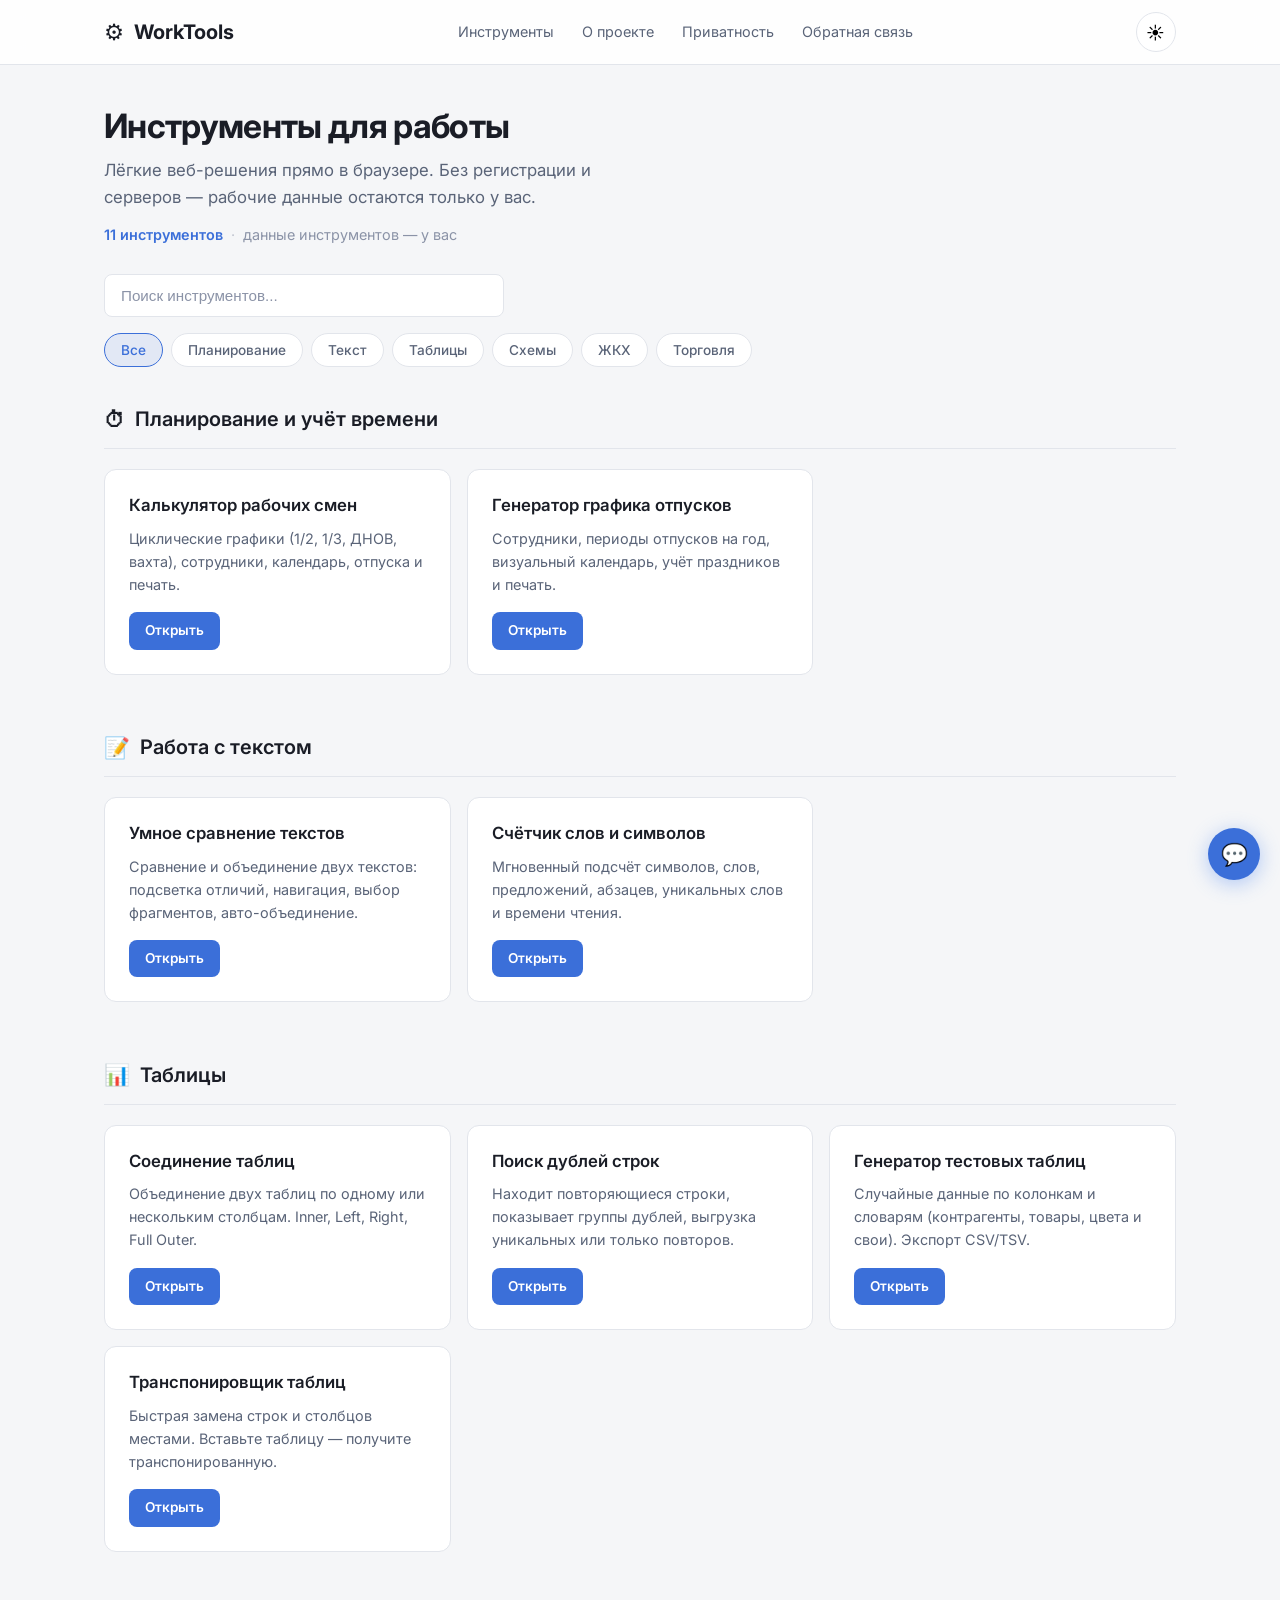
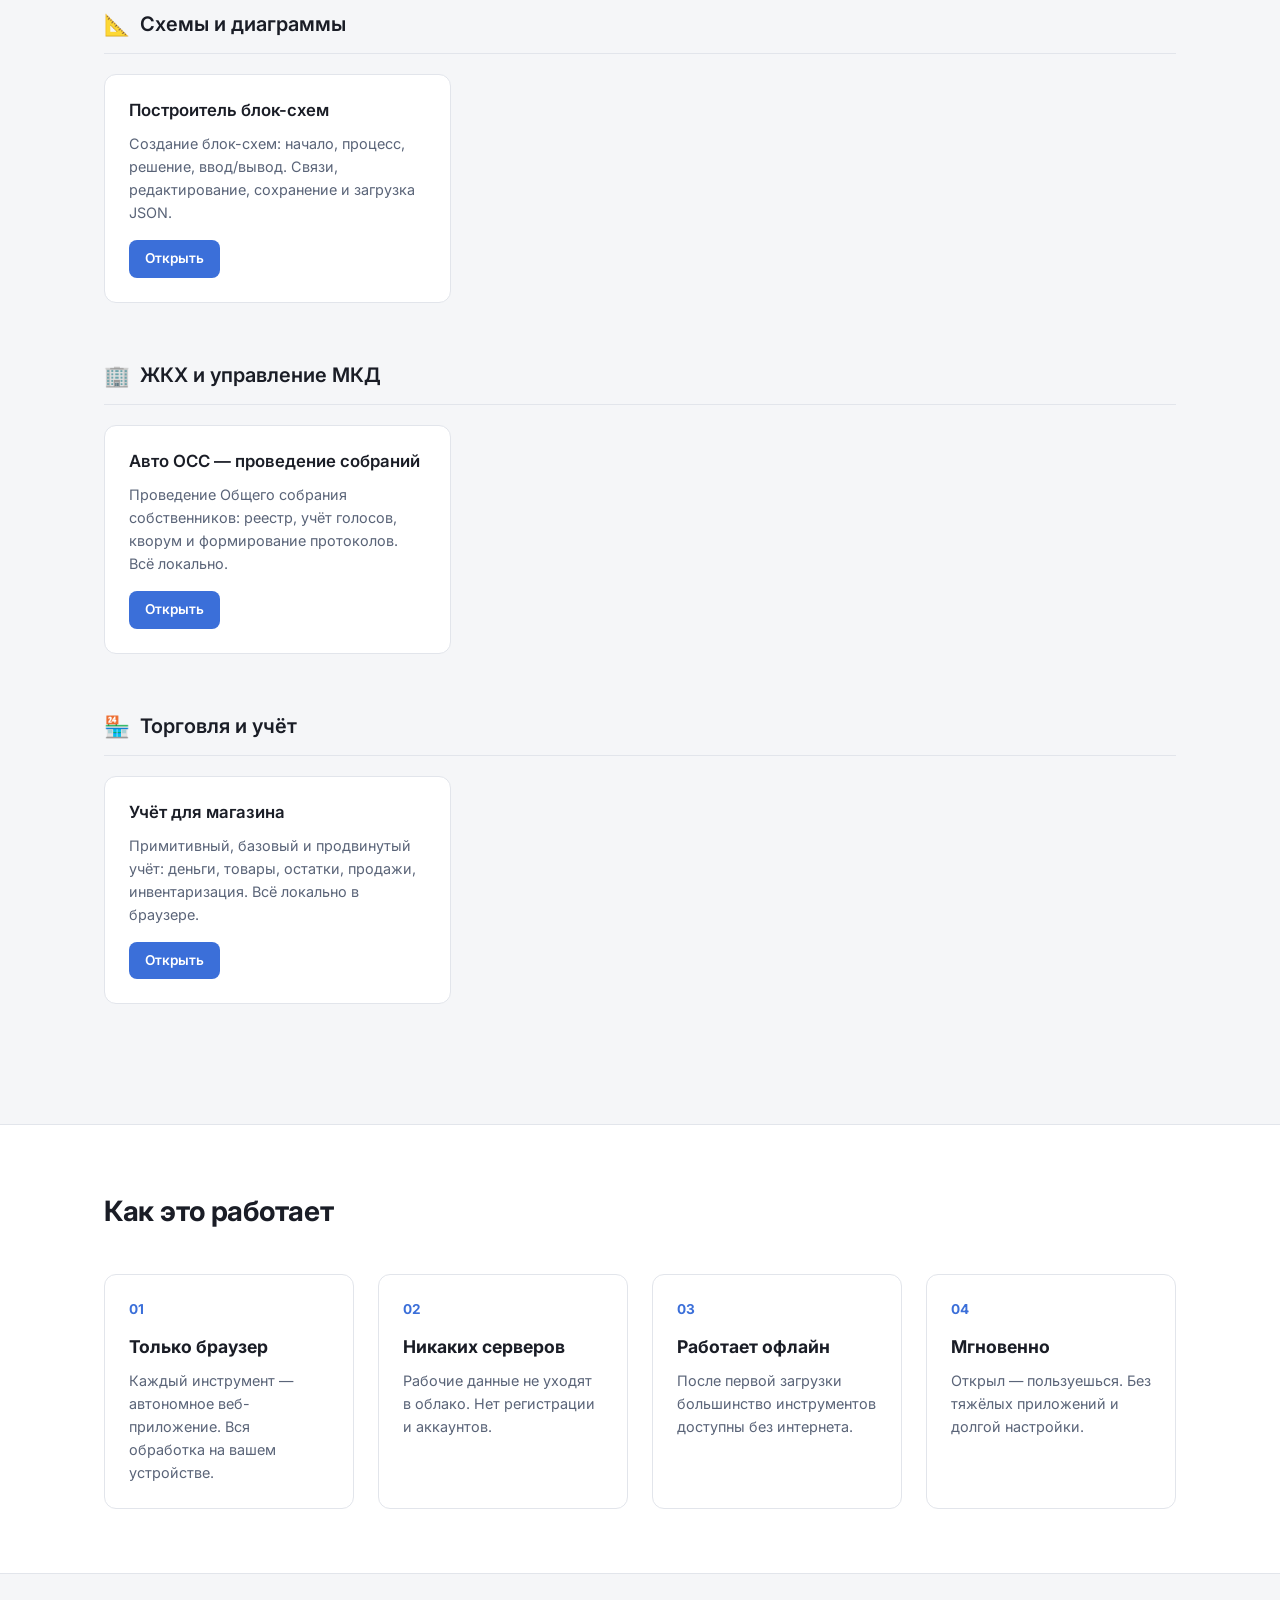
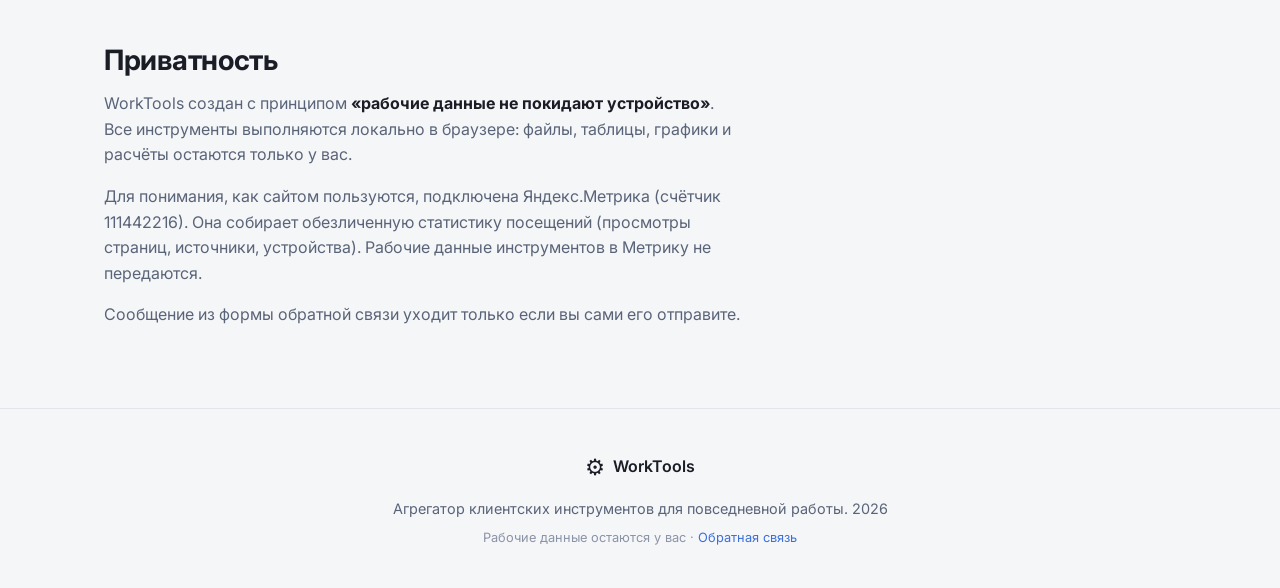
<file: index.html>
<!DOCTYPE html>
<html lang="ru">
<head>
  <meta charset="UTF-8">
  <meta name="viewport" content="width=device-width, initial-scale=1.0">
  <!-- Yandex.Metrika counter -->
  <script type="text/javascript">
    (function(m,e,t,r,i,k,a){
        m[i]=m[i]||function(){(m[i].a=m[i].a||[]).push(arguments)};
        m[i].l=1*new Date();
        for (var j = 0; j < document.scripts.length; j++) {if (document.scripts[j].src === r) { return; }}
        k=e.createElement(t),a=e.getElementsByTagName(t)[0],k.async=1,k.src=r,a.parentNode.insertBefore(k,a)
    })(window, document,'script','https://mc.yandex.ru/metrika/tag.js?id=111442216', 'ym');
    ym(111442216, 'init', {ssr:true, webvisor:true, clickmap:true, ecommerce:"dataLayer", referrer: document.referrer, url: location.href, accurateTrackBounce:true, trackLinks:true});
  </script>
  <noscript><div><img src="https://mc.yandex.ru/watch/111442216" style="position:absolute; left:-9999px;" alt="" /></div></noscript>
  <!-- /Yandex.Metrika counter -->

  <meta name="description" content="WorkTools — лёгкие клиентские инструменты для повседневной работы. Планирование, текст, таблицы, ЖКХ — всё прямо в браузере, без серверов и регистрации.">
  <title>WorkTools — инструменты для работы</title>
  <link rel="stylesheet" href="css/styles.css">
  <link rel="preconnect" href="https://fonts.googleapis.com">
  <link rel="preconnect" href="https://fonts.gstatic.com" crossorigin>
  <link href="https://fonts.googleapis.com/css2?family=Inter:wght@400;500;600;700&display=swap" rel="stylesheet">
</head>
<body>
  <header class="header">
    <div class="container header__inner">
      <a href="index.html" class="logo">
        <span class="logo__icon">⚙</span>
        <span class="logo__text">WorkTools</span>
      </a>
      <nav class="nav">
        <a href="#tools" class="nav__link">Инструменты</a>
        <a href="#about" class="nav__link">О проекте</a>
        <a href="#privacy" class="nav__link">Приватность</a>
        <a href="#" class="nav__link" data-open-feedback>Обратная связь</a>
      </nav>
      <button class="theme-toggle" id="themeToggle" aria-label="Переключить тему">
        <span class="theme-toggle__icon">🌙</span>
      </button>
    </div>
  </header>

  <main>
    <!-- Compact intro + tools immediately -->
    <section class="tools tools--first" id="tools">
      <div class="container">
        <div class="intro">
          <h1 class="intro__title">Инструменты для работы</h1>
          <p class="intro__subtitle">
            Лёгкие веб-решения прямо в браузере. Без регистрации и серверов — рабочие данные остаются только у вас.
          </p>
          <div class="intro__meta">
            <span class="intro__count">11 инструментов</span>
            <span class="intro__sep">·</span>
            <span>данные инструментов — у вас</span>
          </div>
        </div>

        <!-- Search & Filter -->
        <div class="tools__controls">
          <input type="search" id="searchInput" class="search-input" placeholder="Поиск инструментов..." aria-label="Поиск">
          <div class="filter-chips" id="filterChips">
            <button class="chip chip--active" data-category="all">Все</button>
            <button class="chip" data-category="time">Планирование</button>
            <button class="chip" data-category="text">Текст</button>
            <button class="chip" data-category="tables">Таблицы</button>
            <button class="chip" data-category="diagrams">Схемы</button>
            <button class="chip" data-category="housing">ЖКХ</button>
            <button class="chip" data-category="trade">Торговля</button>
          </div>
        </div>

        <!-- Category: Планирование -->
        <div class="category" data-category="time">
          <h2 class="category__title">
            <span class="category__icon">⏱</span>
            Планирование и учёт времени
          </h2>
          <div class="tools-grid">
            <article class="tool-card" data-tags="смены график сутки вахта отпуск календарь">
              <h3 class="tool-card__title">Калькулятор рабочих смен</h3>
              <p class="tool-card__desc">Циклические графики (1/2, 1/3, ДНОВ, вахта), сотрудники, календарь, отпуска и печать.</p>
              <div class="tool-card__footer">
                <a href="tools/shifts/index.html" class="btn btn--primary btn--sm">Открыть</a>
              </div>
            </article>

            <article class="tool-card" data-tags="отпуск график праздники выходные календарь печать">
              <h3 class="tool-card__title">Генератор графика отпусков</h3>
              <p class="tool-card__desc">Сотрудники, периоды отпусков на год, визуальный календарь, учёт праздников и печать.</p>
              <div class="tool-card__footer">
                <a href="tools/vacations/index.html" class="btn btn--primary btn--sm">Открыть</a>
              </div>
            </article>
          </div>
        </div>

        <!-- Category: Текст -->
        <div class="category" data-category="text">
          <h2 class="category__title">
            <span class="category__icon">📝</span>
            Работа с текстом
          </h2>
          <div class="tools-grid">
            <article class="tool-card" data-tags="diff сравнение текст версии объединение">
              <h3 class="tool-card__title">Умное сравнение текстов</h3>
              <p class="tool-card__desc">Сравнение и объединение двух текстов: подсветка отличий, навигация, выбор фрагментов, авто-объединение.</p>
              <div class="tool-card__footer">
                <a href="tools/diff/index.html" class="btn btn--primary btn--sm">Открыть</a>
              </div>
            </article>

            <article class="tool-card" data-tags="счётчик слова символы текст статистика чтение">
              <h3 class="tool-card__title">Счётчик слов и символов</h3>
              <p class="tool-card__desc">Мгновенный подсчёт символов, слов, предложений, абзацев, уникальных слов и времени чтения.</p>
              <div class="tool-card__footer">
                <a href="tools/wordcount/index.html" class="btn btn--primary btn--sm">Открыть</a>
              </div>
            </article>
          </div>
        </div>

        <!-- Category: Таблицы -->
        <div class="category" data-category="tables">
          <h2 class="category__title">
            <span class="category__icon">📊</span>
            Таблицы
          </h2>
          <div class="tools-grid">
            <article class="tool-card" data-tags="merge join csv excel таблицы соединение">
              <h3 class="tool-card__title">Соединение таблиц</h3>
              <p class="tool-card__desc">Объединение двух таблиц по одному или нескольким столбцам. Inner, Left, Right, Full Outer.</p>
              <div class="tool-card__footer">
                <a href="tools/join/index.html" class="btn btn--primary btn--sm">Открыть</a>
              </div>
            </article>

            <article class="tool-card" data-tags="дубли строки таблица excel csv поиск повторы">
              <h3 class="tool-card__title">Поиск дублей строк</h3>
              <p class="tool-card__desc">Находит повторяющиеся строки, показывает группы дублей, выгрузка уникальных или только повторов.</p>
              <div class="tool-card__footer">
                <a href="tools/duplicates/index.html" class="btn btn--primary btn--sm">Открыть</a>
              </div>
            </article>

            <article class="tool-card" data-tags="генератор таблица тест данные словарь csv">
              <h3 class="tool-card__title">Генератор тестовых таблиц</h3>
              <p class="tool-card__desc">Случайные данные по колонкам и словарям (контрагенты, товары, цвета и свои). Экспорт CSV/TSV.</p>
              <div class="tool-card__footer">
                <a href="tools/tablegen/index.html" class="btn btn--primary btn--sm">Открыть</a>
              </div>
            </article>

            <article class="tool-card" data-tags="транспонировать таблица строки столбцы excel csv повернуть">
              <h3 class="tool-card__title">Транспонировщик таблиц</h3>
              <p class="tool-card__desc">Быстрая замена строк и столбцов местами. Вставьте таблицу — получите транспонированную.</p>
              <div class="tool-card__footer">
                <a href="tools/transpose/index.html" class="btn btn--primary btn--sm">Открыть</a>
              </div>
            </article>
          </div>
        </div>

        <!-- Category: Схемы -->
        <div class="category" data-category="diagrams">
          <h2 class="category__title">
            <span class="category__icon">📐</span>
            Схемы и диаграммы
          </h2>
          <div class="tools-grid">
            <article class="tool-card" data-tags="блок схема flowchart диаграмма процесс алгоритм json">
              <h3 class="tool-card__title">Построитель блок-схем</h3>
              <p class="tool-card__desc">Создание блок-схем: начало, процесс, решение, ввод/вывод. Связи, редактирование, сохранение и загрузка JSON.</p>
              <div class="tool-card__footer">
                <a href="tools/flowchart/index.html" class="btn btn--primary btn--sm">Открыть</a>
              </div>
            </article>
          </div>
        </div>

        <!-- Category: ЖКХ -->
        <div class="category" data-category="housing">
          <h2 class="category__title">
            <span class="category__icon">🏢</span>
            ЖКХ и управление МКД
          </h2>
          <div class="tools-grid">
            <article class="tool-card" data-tags="осс собрание собственников бюллетени кворум голосование мкд жкх">
              <h3 class="tool-card__title">Авто ОСС — проведение собраний</h3>
              <p class="tool-card__desc">Проведение Общего собрания собственников: реестр, учёт голосов, кворум и формирование протоколов. Всё локально.</p>
              <div class="tool-card__footer">
                <a href="tools/oss/index.html" class="btn btn--primary btn--sm">Открыть</a>
              </div>
            </article>
          </div>
        </div>

        <!-- Category: Торговля -->
        <div class="category" data-category="trade">
          <h2 class="category__title">
            <span class="category__icon">🏪</span>
            Торговля и учёт
          </h2>
          <div class="tools-grid">
            <article class="tool-card" data-tags="учёт магазин касса товары остатки продажи инвентаризация приход расход">
              <h3 class="tool-card__title">Учёт для магазина</h3>
              <p class="tool-card__desc">Примитивный, базовый и продвинутый учёт: деньги, товары, остатки, продажи, инвентаризация. Всё локально в браузере.</p>
              <div class="tool-card__footer">
                <a href="tools/uchet/index.html" class="btn btn--primary btn--sm">Открыть</a>
              </div>
            </article>
          </div>
        </div>
      </div>
    </section>

    <!-- About -->
    <section class="about" id="about">
      <div class="container">
        <h2 class="section-title">Как это работает</h2>
        <div class="about__grid">
          <div class="about-card">
            <div class="about-card__num">01</div>
            <h3>Только браузер</h3>
            <p>Каждый инструмент — автономное веб-приложение. Вся обработка на вашем устройстве.</p>
          </div>
          <div class="about-card">
            <div class="about-card__num">02</div>
            <h3>Никаких серверов</h3>
            <p>Рабочие данные не уходят в облако. Нет регистрации и аккаунтов.</p>
          </div>
          <div class="about-card">
            <div class="about-card__num">03</div>
            <h3>Работает офлайн</h3>
            <p>После первой загрузки большинство инструментов доступны без интернета.</p>
          </div>
          <div class="about-card">
            <div class="about-card__num">04</div>
            <h3>Мгновенно</h3>
            <p>Открыл — пользуешься. Без тяжёлых приложений и долгой настройки.</p>
          </div>
        </div>
      </div>
    </section>

    <!-- Privacy -->
    <section class="privacy" id="privacy">
      <div class="container">
        <h2 class="section-title">Приватность</h2>
        <div class="privacy__content">
          <p>
            WorkTools создан с принципом <strong>«рабочие данные не покидают устройство»</strong>.
            Все инструменты выполняются локально в браузере: файлы, таблицы, графики и расчёты остаются только у вас.
          </p>
          <p>
            Для понимания, как сайтом пользуются, подключена Яндекс.Метрика (счётчик 111442216).
            Она собирает обезличенную статистику посещений (просмотры страниц, источники, устройства).
            Рабочие данные инструментов в Метрику не передаются.
          </p>
          <p>
            Сообщение из формы обратной связи уходит только если вы сами его отправите.
          </p>
        </div>
      </div>
    </section>
  </main>

  <footer class="footer">
    <div class="container footer__inner">
      <div class="footer__brand">
        <span class="logo__icon">⚙</span>
        <span>WorkTools</span>
      </div>
      <p class="footer__text">Агрегатор клиентских инструментов для повседневной работы. 2026</p>
      <p class="footer__note">
        Рабочие данные остаются у вас ·
        <a href="#" data-open-feedback>Обратная связь</a>
      </p>
    </div>
  </footer>

  <!-- Floating feedback -->
  <button type="button" class="feedback-fab" id="feedbackOpen" title="Обратная связь" aria-label="Обратная связь">
    💬
  </button>

  <!-- Feedback modal -->
  <div class="feedback-modal" id="feedbackModal" aria-hidden="true" role="dialog" aria-labelledby="feedbackTitle">
    <div class="feedback-dialog">
      <div class="feedback-dialog__head">
        <h2 id="feedbackTitle">Обратная связь</h2>
        <button type="button" class="feedback-dialog__close" id="feedbackClose" aria-label="Закрыть">×</button>
      </div>
      <p class="feedback-dialog__lead">Нашли ошибку или нужен новый инструмент? Напишите — это помогает развивать каталог.</p>
      <form id="feedbackForm" class="feedback-form">
        <label class="feedback-field">
          <span>Тип</span>
          <select name="kind" required>
            <option value="bug">Ошибка / баг</option>
            <option value="idea">Нужен новый инструмент</option>
            <option value="improve">Улучшение существующего</option>
            <option value="other">Другое</option>
          </select>
        </label>
        <label class="feedback-field">
          <span>Инструмент (если относится)</span>
          <select name="tool">
            <option value="">— не выбран —</option>
            <option value="shifts">Калькулятор рабочих смен</option>
            <option value="vacations">Генератор графика отпусков</option>
            <option value="diff">Умное сравнение текстов</option>
            <option value="wordcount">Счётчик слов и символов</option>
            <option value="join">Соединение таблиц</option>
            <option value="duplicates">Поиск дублей строк</option>
            <option value="tablegen">Генератор тестовых таблиц</option>
            <option value="transpose">Транспонировщик таблиц</option>
            <option value="flowchart">Построитель блок-схем</option>
            <option value="oss">Авто ОСС</option>
            <option value="uchet">Учёт для магазина</option>
            <option value="catalog">Каталог / главная</option>
          </select>
        </label>
        <label class="feedback-field">
          <span>Сообщение</span>
          <textarea name="message" rows="5" required placeholder="Опишите ошибку или идею…"></textarea>
        </label>
        <label class="feedback-field">
          <span>Контакт (необязательно)</span>
          <input type="text" name="contact" placeholder="Email или Telegram, если нужен ответ">
        </label>
        <div class="feedback-actions">
          <button type="submit" class="btn btn--primary" id="feedbackSubmit">Отправить</button>
        </div>
        <p class="feedback-status" id="feedbackStatus" role="status"></p>
      </form>
    </div>
  </div>

  <script src="js/config.js"></script>
  <script src="js/main.js"></script>
</body>
</html>
</file>
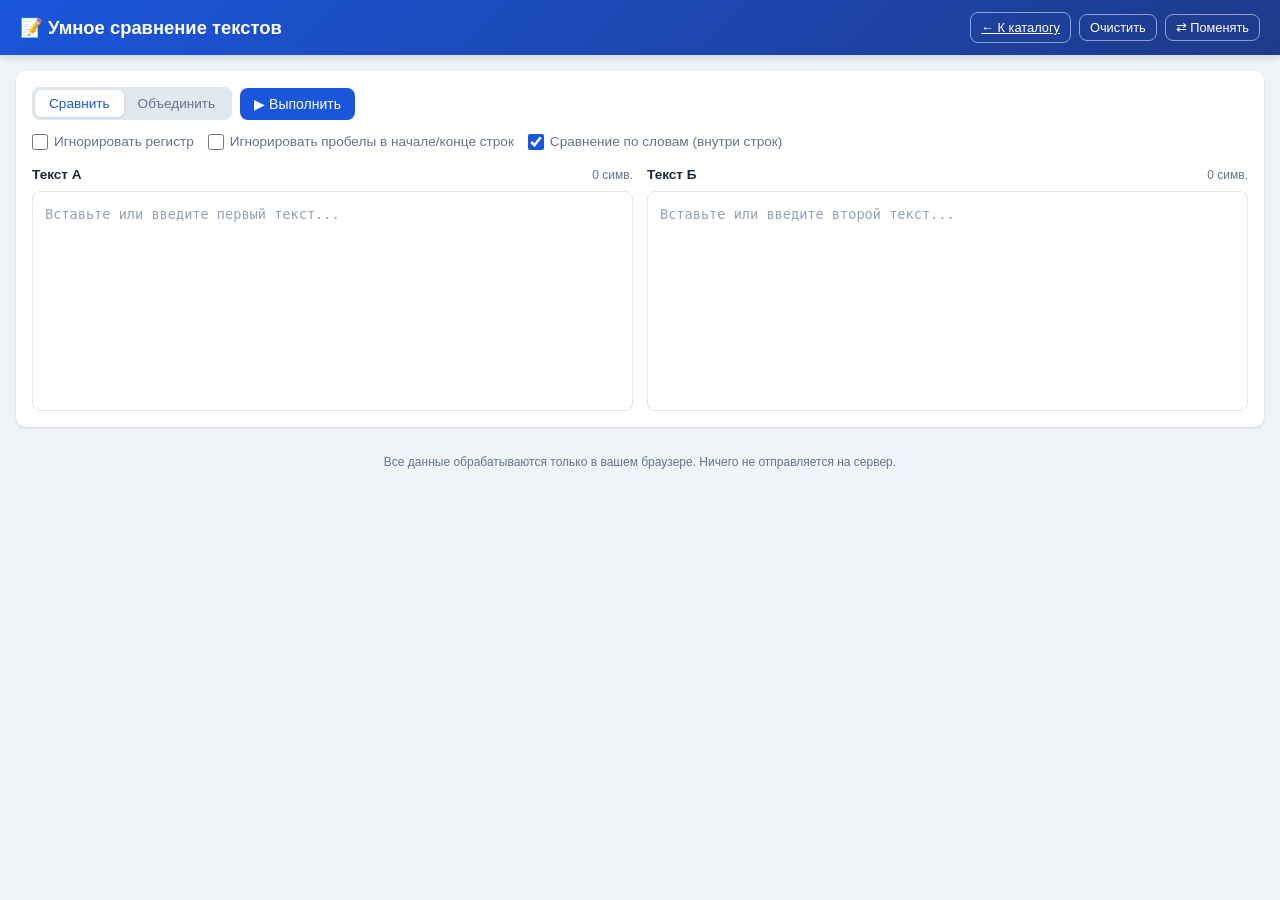
<file: tools/diff/index.html>
<!DOCTYPE html>
<html lang="ru">
<head>
  <meta charset="UTF-8">
  <meta name="viewport" content="width=device-width, initial-scale=1.0">
  <!-- Yandex.Metrika counter -->
  <script type="text/javascript">
    (function(m,e,t,r,i,k,a){
        m[i]=m[i]||function(){(m[i].a=m[i].a||[]).push(arguments)};
        m[i].l=1*new Date();
        for (var j = 0; j < document.scripts.length; j++) {if (document.scripts[j].src === r) { return; }}
        k=e.createElement(t),a=e.getElementsByTagName(t)[0],k.async=1,k.src=r,a.parentNode.insertBefore(k,a)
    })(window, document,'script','https://mc.yandex.ru/metrika/tag.js?id=111442216', 'ym');
    ym(111442216, 'init', {ssr:true, webvisor:true, clickmap:true, ecommerce:"dataLayer", referrer: document.referrer, url: location.href, accurateTrackBounce:true, trackLinks:true});
  </script>
  <noscript><div><img src="https://mc.yandex.ru/watch/111442216" style="position:absolute; left:-9999px;" alt="" /></div></noscript>
  <!-- /Yandex.Metrika counter -->

  <title>Умное сравнение текстов — WorkTools</title>
  <style>
    :root {
      --bg: #f0f4f8;
      --card: #ffffff;
      --primary: #1a56db;
      --primary-hover: #1e429f;
      --success: #057a55;
      --danger: #c81e1e;
      --warning: #c27803;
      --border: #e2e8f0;
      --text: #1e293b;
      --muted: #64748b;
      --radius: 10px;
      --shadow: 0 1px 3px rgba(0,0,0,.08), 0 1px 2px rgba(0,0,0,.06);
      --diff-a-bg: #fee2e2;
      --diff-a-text: #991b1b;
      --diff-b-bg: #dcfce7;
      --diff-b-text: #166534;
      --diff-block-bg: #f8fafc;
    }
    * { box-sizing: border-box; margin: 0; padding: 0; }
    body {
      font-family: -apple-system, BlinkMacSystemFont, "Segoe UI", Roboto, "Helvetica Neue", Arial, sans-serif;
      background: var(--bg);
      color: var(--text);
      line-height: 1.5;
      min-height: 100vh;
    }
    .app { display: flex; flex-direction: column; min-height: 100vh; }
    header {
      background: linear-gradient(135deg, #1a56db, #1e3a8a);
      color: #fff;
      padding: 12px 20px;
      display: flex;
      align-items: center;
      justify-content: space-between;
      flex-wrap: wrap;
      gap: 10px;
      box-shadow: 0 2px 8px rgba(0,0,0,.15);
    }
    header h1 { font-size: 1.15rem; font-weight: 600; }
    header .actions { display: flex; gap: 8px; flex-wrap: wrap; align-items: center; }
    .btn {
      display: inline-flex; align-items: center; gap: 6px;
      padding: 8px 14px; border: none; border-radius: 8px;
      font-size: 0.875rem; font-weight: 500; cursor: pointer;
      transition: background .15s, transform .1s;
    }
    .btn:active { transform: scale(.98); }
    .btn:disabled { opacity: .5; cursor: not-allowed; }
    .btn-primary { background: var(--primary); color: #fff; }
    .btn-primary:hover:not(:disabled) { background: var(--primary-hover); }
    .btn-success { background: var(--success); color: #fff; }
    .btn-success:hover:not(:disabled) { background: #046c4e; }
    .btn-danger { background: var(--danger); color: #fff; }
    .btn-danger:hover:not(:disabled) { background: #9b1c1c; }
    .btn-outline {
      background: transparent; color: #fff; border: 1px solid rgba(255,255,255,.5);
    }
    .btn-outline:hover { background: rgba(255,255,255,.12); }
    .btn-sm { padding: 5px 10px; font-size: 0.8rem; }
    .btn-ghost {
      background: #fff; color: var(--text); border: 1px solid var(--border);
    }
    .btn-ghost:hover { background: #f8fafc; }
    .btn-warning { background: var(--warning); color: #fff; }
    .btn-warning:hover { background: #a16207; }
    main { flex: 1; padding: 16px; max-width: 1400px; margin: 0 auto; width: 100%; }
    .card {
      background: var(--card); border-radius: var(--radius);
      box-shadow: var(--shadow); padding: 16px; margin-bottom: 14px;
    }
    .card h2 { font-size: 1rem; margin-bottom: 10px; display: flex; align-items: center; justify-content: space-between; gap: 10px; flex-wrap: wrap; }
    .mode-toggle {
      display: inline-flex; background: #e2e8f0; border-radius: 8px; padding: 3px;
    }
    .mode-toggle button {
      padding: 6px 14px; border: none; background: transparent; border-radius: 6px;
      font-size: 0.85rem; font-weight: 500; color: var(--muted); cursor: pointer;
      transition: all .15s;
    }
    .mode-toggle button.active {
      background: #fff; color: var(--primary); box-shadow: 0 1px 3px rgba(0,0,0,.1);
    }
    .inputs-grid {
      display: grid; grid-template-columns: 1fr 1fr; gap: 14px;
    }
    @media (max-width: 800px) {
      .inputs-grid { grid-template-columns: 1fr; }
    }
    .input-panel label {
      display: flex; justify-content: space-between; align-items: center;
      font-size: 0.85rem; font-weight: 600; margin-bottom: 6px; color: var(--text);
    }
    .input-panel .text-editor {
      width: 100%; min-height: 220px; max-height: 45vh; overflow: auto;
      padding: 12px; border: 1px solid var(--border);
      border-radius: 8px; font-family: ui-monospace, SFMono-Regular, Menlo, Monaco, Consolas, monospace;
      font-size: 0.85rem; line-height: 1.55; background: #fff;
      transition: border-color .15s, box-shadow .15s;
      white-space: pre-wrap; word-break: break-word; outline: none;
    }
    .input-panel .text-editor:focus {
      border-color: var(--primary); box-shadow: 0 0 0 3px rgba(26,86,219,.15);
    }
    .input-panel .text-editor:empty:before {
      content: attr(data-placeholder);
      color: #94a3b8; pointer-events: none;
    }
    .input-panel .text-editor .hl-line {
      background: #fde047;
      border-radius: 3px;
      box-shadow: 0 0 0 2px #facc15;
      display: inline;
    }
    .input-panel .text-editor div {
      min-height: 1.55em;
    }
    .toolbar {
      display: flex; flex-wrap: wrap; gap: 8px; align-items: center; margin-bottom: 12px;
    }
    .stats {
      display: flex; flex-wrap: wrap; gap: 12px; margin-bottom: 12px;
      font-size: 0.9rem;
    }
    .stat-item {
      background: #f1f5f9; padding: 6px 12px; border-radius: 6px;
      display: flex; align-items: center; gap: 6px;
    }
    .stat-item strong { color: var(--primary); }
    .stat-item.diff-count strong { color: var(--danger); }
    .result-wrap {
      position: relative;
    }
    .nav-diff {
      position: sticky; top: 8px; z-index: 20;
      display: flex; gap: 8px; flex-wrap: wrap; align-items: center;
      background: rgba(255,255,255,.95); backdrop-filter: blur(6px);
      padding: 8px 10px; border-radius: 8px; border: 1px solid var(--border);
      box-shadow: 0 2px 8px rgba(0,0,0,.08); margin-bottom: 10px;
    }
    .nav-diff .counter {
      font-size: 0.85rem; color: var(--muted); margin-left: auto;
    }
    .result-view {
      font-family: ui-monospace, SFMono-Regular, Menlo, Monaco, Consolas, monospace;
      font-size: 0.85rem; line-height: 1.45;
      word-break: break-word;
      background: #fafbfc; border: 1px solid var(--border); border-radius: 8px;
      padding: 8px 10px; min-height: 120px; max-height: 55vh; overflow: auto;
      outline: none;
    }
    .result-view .line {
      display: block; padding: 0 0 0 6px; border-left: 3px solid transparent;
      margin: 0; line-height: 1.45; min-height: 1.45em;
    }
    .result-view .line.same { color: var(--text); }
    .result-view .line.changed {
      background: var(--diff-block-bg); border-left-color: var(--warning);
    }
    .result-view .line.added {
      background: #ecfdf5; border-left-color: var(--success);
    }
    .result-view .line.removed {
      background: #fef2f2; border-left-color: var(--danger);
    }
    .result-view .diff-a {
      background: var(--diff-a-bg); color: var(--diff-a-text);
      border-radius: 2px; padding: 0 2px; text-decoration: line-through;
    }
    .result-view .diff-b {
      background: var(--diff-b-bg); color: var(--diff-b-text);
      border-radius: 2px; padding: 0 2px; margin-left: 2px;
    }
    .result-view .diff-fragment {
      display: inline;
    }
    .result-view .diff-marker {
      display: inline-flex; align-items: center; gap: 4px; margin: 0 2px;
      vertical-align: middle;
    }
    .diff-block {
      margin: 3px 0; padding: 6px 8px; border-radius: 6px;
      border: 1px solid var(--border); background: #fff;
      scroll-margin-top: 60px;
    }
    .diff-block.current {
      outline: 2px solid var(--primary); outline-offset: 0;
    }
    .diff-block-header {
      display: flex; flex-wrap: wrap; gap: 6px; align-items: center;
      margin-bottom: 4px; font-size: 0.75rem; color: var(--muted);
    }
    .diff-block-header .tag {
      background: #e2e8f0; padding: 1px 6px; border-radius: 3px; font-weight: 500;
    }
    .diff-block-body {
      font-family: ui-monospace, SFMono-Regular, Menlo, Monaco, Consolas, monospace;
      font-size: 0.85rem; line-height: 1.4;
      white-space: pre-wrap; word-break: break-word;
    }
    .diff-block .side-a, .diff-block .side-b {
      padding: 3px 6px; border-radius: 4px; margin-bottom: 2px;
    }
    .diff-block .side-a { background: var(--diff-a-bg); color: var(--diff-a-text); }
    .diff-block .side-b { background: var(--diff-b-bg); color: var(--diff-b-text); }
    .diff-block .side-label {
      font-size: 0.65rem; font-weight: 600; text-transform: uppercase;
      opacity: .7; margin-bottom: 0; display: inline; margin-right: 6px;
    }
    .choose-btns {
      display: flex; gap: 4px; margin-top: 4px; flex-wrap: wrap;
    }
    .choose-btns .btn-sm {
      padding: 3px 8px; font-size: 0.75rem;
    }
    .merged-result {
      margin-top: 14px;
    }
    .merged-result textarea {
      width: 100%; min-height: 160px; padding: 12px; border: 1px solid var(--border);
      border-radius: 8px; font-family: ui-monospace, SFMono-Regular, Menlo, Monaco, Consolas, monospace;
      font-size: 0.85rem; line-height: 1.55; resize: vertical;
    }
    .hint {
      font-size: 0.8rem; color: var(--muted); margin-top: 8px;
    }
    .empty-state {
      text-align: center; padding: 24px 16px; color: var(--muted);
    }
    .options-row {
      display: flex; flex-wrap: wrap; gap: 14px; align-items: center;
      margin-bottom: 12px; font-size: 0.85rem;
    }
    .options-row label {
      display: flex; align-items: center; gap: 6px; cursor: pointer; color: var(--muted);
    }
    .options-row input[type="checkbox"] { width: 16px; height: 16px; accent-color: var(--primary); }
    .footer-note {
      text-align: center; font-size: 0.75rem; color: var(--muted); padding: 12px;
    }
  </style>
</head>
<body>
  <div class="app">
    <header>
      <h1>📝 Умное сравнение текстов</h1>
      <div class="actions">
        <a href="../../index.html" class="btn btn-outline btn-sm">← К каталогу</a>
        <button class="btn btn-outline btn-sm" id="btnClear">Очистить</button>
        <button class="btn btn-outline btn-sm" id="btnSwap">⇄ Поменять</button>
      </div>
    </header>

    <main>
      <div class="card">
        <div class="toolbar">
          <div class="mode-toggle" id="modeToggle">
            <button type="button" data-mode="compare" class="active">Сравнить</button>
            <button type="button" data-mode="merge">Объединить</button>
          </div>
          <button class="btn btn-primary" id="btnRun">▶ Выполнить</button>
          <button class="btn btn-success" id="btnAutoMerge" style="display:none;" title="Сохраняет содержимое обоих текстов: совпадения один раз, уникальные строки из А и Б, при изменениях — обе версии">⚡ Объединить автоматически</button>
          <button class="btn btn-ghost btn-sm" id="btnCopyResult" style="display:none;">📋 Копировать результат</button>
        </div>

        <div class="options-row">
          <label><input type="checkbox" id="optIgnoreCase"> Игнорировать регистр</label>
          <label><input type="checkbox" id="optIgnoreWS"> Игнорировать пробелы в начале/конце строк</label>
          <label><input type="checkbox" id="optWordLevel" checked> Сравнение по словам (внутри строк)</label>
        </div>

        <div class="inputs-grid">
          <div class="input-panel">
            <label>
              <span>Текст А</span>
              <span style="font-weight:400;color:var(--muted);font-size:0.75rem;" id="lenA">0 симв.</span>
            </label>
            <div id="textA" class="text-editor" contenteditable="true" data-placeholder="Вставьте или введите первый текст..." role="textbox" aria-multiline="true"></div>
          </div>
          <div class="input-panel">
            <label>
              <span>Текст Б</span>
              <span style="font-weight:400;color:var(--muted);font-size:0.75rem;" id="lenB">0 симв.</span>
            </label>
            <div id="textB" class="text-editor" contenteditable="true" data-placeholder="Вставьте или введите второй текст..." role="textbox" aria-multiline="true"></div>
          </div>
        </div>
      </div>

      <div class="card" id="resultCard" style="display:none;">
        <h2>
          <span>Результат</span>
          <span class="stats" id="statsBar"></span>
        </h2>

        <div class="result-wrap">
          <div class="nav-diff" id="navDiff" style="display:none;">
            <button class="btn btn-ghost btn-sm" id="btnPrevDiff">↑ Предыдущее отличие</button>
            <button class="btn btn-ghost btn-sm" id="btnNextDiff">↓ Следующее отличие</button>
            <span class="counter" id="diffCounter">0 / 0</span>
          </div>

          <div id="resultView" class="result-view" tabindex="-1"></div>
        </div>

        <div class="merged-result" id="mergedSection" style="display:none;">
          <h2 style="margin-top:16px;">Итоговый объединённый текст</h2>
          <p class="hint" id="autoMergeHint" style="display:none;">
            <strong>Объединить автоматически:</strong> проходит по отличиям и сохраняет содержимое обоих текстов.
            Совпадающие строки — один раз; строки только из А или только из Б — включаются;
            изменённые строки — берутся обе (сначала А, затем Б), чтобы ничего не потерялось.
          </p>
          <textarea id="mergedText" placeholder="Итоговый текст появится здесь..."></textarea>
          <div style="margin-top:8px;display:flex;gap:8px;flex-wrap:wrap;">
            <button class="btn btn-primary btn-sm" id="btnCopyMerged">📋 Копировать</button>
            <button class="btn btn-ghost btn-sm" id="btnApplyMerged">Применить как Текст А</button>
          </div>
        </div>
      </div>

      <p class="footer-note">Все данные обрабатываются только в вашем браузере. Ничего не отправляется на сервер.</p>
    </main>
  </div>

  <script>
(function () {
  'use strict';

  // ——— DOM ———
  const textA = document.getElementById('textA');
  const textB = document.getElementById('textB');
  const lenA = document.getElementById('lenA');
  const lenB = document.getElementById('lenB');
  const modeToggle = document.getElementById('modeToggle');
  const btnRun = document.getElementById('btnRun');
  const btnAutoMerge = document.getElementById('btnAutoMerge');
  const btnClear = document.getElementById('btnClear');
  const btnSwap = document.getElementById('btnSwap');
  const btnCopyResult = document.getElementById('btnCopyResult');
  const resultCard = document.getElementById('resultCard');
  const resultView = document.getElementById('resultView');
  const navDiff = document.getElementById('navDiff');
  const btnPrevDiff = document.getElementById('btnPrevDiff');
  const btnNextDiff = document.getElementById('btnNextDiff');
  const diffCounter = document.getElementById('diffCounter');
  const statsBar = document.getElementById('statsBar');
  const mergedSection = document.getElementById('mergedSection');
  const mergedText = document.getElementById('mergedText');
  const autoMergeHint = document.getElementById('autoMergeHint');
  const btnCopyMerged = document.getElementById('btnCopyMerged');
  const btnApplyMerged = document.getElementById('btnApplyMerged');
  const optIgnoreCase = document.getElementById('optIgnoreCase');
  const optIgnoreWS = document.getElementById('optIgnoreWS');
  const optWordLevel = document.getElementById('optWordLevel');

  let mode = 'compare'; // 'compare' | 'merge'
  let currentDiffs = []; // array of DOM elements
  let diffMeta = []; // parallel: { ai, bi, aText, bText }
  let currentDiffIndex = -1;
  let lastDiffResult = null; // for merge choices
  let selections = {}; // diffIndex -> 'A' | 'B'

  // ——— Text editors (contenteditable) ———
  function getEditorText(el) {
    // Structured line divs (after highlight or scroll render)
    const children = [...el.childNodes];
    if (children.length && children.every(n => n.nodeType === 1 && n.tagName === 'DIV')) {
      return children.map(d => (d.innerText || '').replace(/\n$/, '')).join('\n');
    }
    // Plain / mixed contenteditable
    let text = '';
    const walk = (node) => {
      if (node.nodeType === 3) {
        text += node.nodeValue;
      } else if (node.nodeName === 'BR') {
        text += '\n';
      } else if (node.nodeName === 'DIV' || node.nodeName === 'P') {
        if (text.length && !text.endsWith('\n')) text += '\n';
        node.childNodes.forEach(walk);
      } else if (node.nodeType === 1) {
        node.childNodes.forEach(walk);
      }
    };
    el.childNodes.forEach(walk);
    return text.replace(/\u00a0/g, ' ');
  }

  function setEditorText(el, plain) {
    // Plain text only — no highlight structure
    el.textContent = plain || '';
  }

  function updateLens() {
    const a = getEditorText(textA);
    const b = getEditorText(textB);
    lenA.textContent = a.length + ' симв.';
    lenB.textContent = b.length + ' симв.';
  }

  function clearHighlights() {
    // Restore plain text (strip yellow marks) while keeping content
    if (textA.querySelector('.hl-line')) setEditorText(textA, getEditorText(textA));
    if (textB.querySelector('.hl-line')) setEditorText(textB, getEditorText(textB));
  }

  /** Render editor with a single yellow-highlighted line (0-based) and scroll to it */
  function highlightEditorLine(el, lineIndex) {
    const plain = getEditorText(el);
    const lines = plain.split('\n');
    if (lineIndex == null || lineIndex < 0 || lineIndex >= lines.length) {
      setEditorText(el, plain);
      return;
    }
    const html = lines.map((line, i) => {
      const safe = escapeHtml(line);
      if (i === lineIndex) {
        return '<div><span class="hl-line">' + (safe || '&nbsp;') + '</span></div>';
      }
      return '<div>' + (safe || '&nbsp;') + '</div>';
    }).join('');
    el.innerHTML = html;
    const mark = el.querySelector('.hl-line');
    if (mark) {
      mark.scrollIntoView({ behavior: 'smooth', block: 'center' });
    }
  }

  textA.addEventListener('input', () => {
    // If user edits while highlighted, keep working with live content
    updateLens();
  });
  textB.addEventListener('input', updateLens);

  // On focus for real editing after highlight — unwrap marks to plain editable text
  textA.addEventListener('focus', () => {
    if (textA.querySelector('.hl-line')) setEditorText(textA, getEditorText(textA));
  });
  textB.addEventListener('focus', () => {
    if (textB.querySelector('.hl-line')) setEditorText(textB, getEditorText(textB));
  });

  // Paste as plain text
  function onPastePlain(e) {
    e.preventDefault();
    const text = (e.clipboardData || window.clipboardData).getData('text/plain');
    document.execCommand('insertText', false, text);
  }
  textA.addEventListener('paste', onPastePlain);
  textB.addEventListener('paste', onPastePlain);

  modeToggle.addEventListener('click', (e) => {
    const btn = e.target.closest('button[data-mode]');
    if (!btn) return;
    modeToggle.querySelectorAll('button').forEach(b => b.classList.remove('active'));
    btn.classList.add('active');
    mode = btn.dataset.mode;
    btnAutoMerge.style.display = mode === 'merge' ? '' : 'none';
    if (resultCard.style.display !== 'none') run();
  });

  btnClear.addEventListener('click', () => {
    setEditorText(textA, '');
    setEditorText(textB, '');
    updateLens();
    resultCard.style.display = 'none';
    resultView.innerHTML = '';
    mergedText.value = '';
    currentDiffs = [];
    diffMeta = [];
    currentDiffIndex = -1;
    lastDiffResult = null;
    selections = {};
  });

  btnSwap.addEventListener('click', () => {
    const t = getEditorText(textA);
    setEditorText(textA, getEditorText(textB));
    setEditorText(textB, t);
    updateLens();
    if (resultCard.style.display !== 'none') run();
  });

  btnRun.addEventListener('click', run);
  btnAutoMerge.addEventListener('click', () => {
    runAutoMerge();
  });

  btnPrevDiff.addEventListener('click', () => goDiff(-1));
  btnNextDiff.addEventListener('click', () => goDiff(1));

  btnCopyResult.addEventListener('click', () => {
    const plain = resultView.innerText || '';
    navigator.clipboard.writeText(plain).then(() => {
      btnCopyResult.textContent = '✓ Скопировано';
      setTimeout(() => { btnCopyResult.textContent = '📋 Копировать результат'; }, 1500);
    });
  });

  btnCopyMerged.addEventListener('click', () => {
    navigator.clipboard.writeText(mergedText.value).then(() => {
      btnCopyMerged.textContent = '✓ Скопировано';
      setTimeout(() => { btnCopyMerged.textContent = '📋 Копировать'; }, 1500);
    });
  });

  btnApplyMerged.addEventListener('click', () => {
    setEditorText(textA, mergedText.value);
    updateLens();
  });

  // ——— Diff core (line-level LCS + optional word-level) ———
  function normalizeLine(line) {
    let s = line;
    if (optIgnoreWS.checked) s = s.trim();
    if (optIgnoreCase.checked) s = s.toLowerCase();
    return s;
  }

  function linesEqual(a, b) {
    return normalizeLine(a) === normalizeLine(b);
  }

  // Simple LCS-based line diff
  function diffLines(aLines, bLines) {
    const n = aLines.length;
    const m = bLines.length;
    // DP table for LCS length
    const dp = Array.from({ length: n + 1 }, () => new Array(m + 1).fill(0));
    for (let i = 1; i <= n; i++) {
      for (let j = 1; j <= m; j++) {
        if (linesEqual(aLines[i - 1], bLines[j - 1])) {
          dp[i][j] = dp[i - 1][j - 1] + 1;
        } else {
          dp[i][j] = Math.max(dp[i - 1][j], dp[i][j - 1]);
        }
      }
    }
    // Backtrack
    const ops = [];
    let i = n, j = m;
    while (i > 0 || j > 0) {
      if (i > 0 && j > 0 && linesEqual(aLines[i - 1], bLines[j - 1])) {
        ops.push({ type: 'equal', a: aLines[i - 1], b: bLines[j - 1], ai: i - 1, bi: j - 1 });
        i--; j--;
      } else if (j > 0 && (i === 0 || dp[i][j - 1] >= dp[i - 1][j])) {
        ops.push({ type: 'insert', b: bLines[j - 1], bi: j - 1 });
        j--;
      } else {
        ops.push({ type: 'delete', a: aLines[i - 1], ai: i - 1 });
        i--;
      }
    }
    ops.reverse();

    // Merge consecutive delete+insert into 'change'
    const merged = [];
    for (let k = 0; k < ops.length; k++) {
      const op = ops[k];
      if (op.type === 'delete' && k + 1 < ops.length && ops[k + 1].type === 'insert') {
        merged.push({
          type: 'change',
          a: op.a, b: ops[k + 1].b,
          ai: op.ai, bi: ops[k + 1].bi
        });
        k++;
      } else {
        merged.push(op);
      }
    }
    return merged;
  }

  // Word / char level for a changed line pair
  function diffTokens(aStr, bStr) {
    const useWords = optWordLevel.checked;
    let aTok, bTok;
    if (useWords) {
      // split keeping separators
      aTok = aStr.split(/(\s+)/).filter(t => t.length);
      bTok = bStr.split(/(\s+)/).filter(t => t.length);
    } else {
      aTok = aStr.split('');
      bTok = bStr.split('');
    }
    const n = aTok.length, m = bTok.length;
    if (n * m > 40000) {
      // too large — treat whole as different
      return [{ type: 'change', a: aStr, b: bStr }];
    }
    const dp = Array.from({ length: n + 1 }, () => new Array(m + 1).fill(0));
    for (let i = 1; i <= n; i++) {
      for (let j = 1; j <= m; j++) {
        const eq = optIgnoreCase.checked
          ? aTok[i - 1].toLowerCase() === bTok[j - 1].toLowerCase()
          : aTok[i - 1] === bTok[j - 1];
        if (eq) dp[i][j] = dp[i - 1][j - 1] + 1;
        else dp[i][j] = Math.max(dp[i - 1][j], dp[i][j - 1]);
      }
    }
    const ops = [];
    let i = n, j = m;
    while (i > 0 || j > 0) {
      const eq = i > 0 && j > 0 && (optIgnoreCase.checked
        ? aTok[i - 1].toLowerCase() === bTok[j - 1].toLowerCase()
        : aTok[i - 1] === bTok[j - 1]);
      if (eq) {
        ops.push({ type: 'equal', a: aTok[i - 1], b: bTok[j - 1] });
        i--; j--;
      } else if (j > 0 && (i === 0 || dp[i][j - 1] >= dp[i - 1][j])) {
        ops.push({ type: 'insert', b: bTok[j - 1] });
        j--;
      } else {
        ops.push({ type: 'delete', a: aTok[i - 1] });
        i--;
      }
    }
    ops.reverse();
    // compact consecutive
    const out = [];
    for (const op of ops) {
      const last = out[out.length - 1];
      if (last && last.type === op.type) {
        if (op.type === 'equal' || op.type === 'delete') last.a = (last.a || '') + (op.a || '');
        if (op.type === 'equal' || op.type === 'insert') last.b = (last.b || '') + (op.b || '');
        if (op.type === 'change') { /* n/a */ }
      } else if (op.type === 'delete' && out.length && out[out.length - 1].type === 'insert') {
        // leave separate or merge? keep separate for highlight
        out.push(op);
      } else {
        out.push({ ...op });
      }
    }
    // further: turn adjacent delete+insert into change
    const final = [];
    for (let k = 0; k < out.length; k++) {
      if (out[k].type === 'delete' && k + 1 < out.length && out[k + 1].type === 'insert') {
        final.push({ type: 'change', a: out[k].a, b: out[k + 1].b });
        k++;
      } else {
        final.push(out[k]);
      }
    }
    return final;
  }

  function escapeHtml(s) {
    return String(s)
      .replace(/&/g, '&amp;')
      .replace(/</g, '&lt;')
      .replace(/>/g, '&gt;')
      .replace(/"/g, '&quot;');
  }

  function renderInlineTokens(tokens) {
    let html = '';
    for (const t of tokens) {
      if (t.type === 'equal') {
        html += escapeHtml(t.a);
      } else if (t.type === 'delete') {
        html += '<span class="diff-a">' + escapeHtml(t.a) + '</span>';
      } else if (t.type === 'insert') {
        html += '<span class="diff-b">(' + escapeHtml(t.b) + ')</span>';
      } else if (t.type === 'change') {
        html += '<span class="diff-a">' + escapeHtml(t.a) + '</span>';
        html += '<span class="diff-b">(' + escapeHtml(t.b) + ')</span>';
      }
    }
    return html;
  }

  // ——— Main run ———
  function run() {
    clearHighlights();
    const aRaw = getEditorText(textA);
    const bRaw = getEditorText(textB);
    const aLines = aRaw.split('\n');
    const bLines = bRaw.split('\n');

    const ops = diffLines(aLines, bLines);
    lastDiffResult = { ops, aLines, bLines };
    selections = {};

    let diffCount = 0;
    let equalCount = 0;
    let insertCount = 0;
    let deleteCount = 0;
    let changeCount = 0;

    const isMerge = mode === 'merge';
    let html = '';
    let diffIdx = 0;
    const blockIds = [];
    const metaList = [];

    for (const op of ops) {
      if (op.type === 'equal') {
        equalCount++;
        html += '<div class="line same">' + escapeHtml(op.a) + '</div>';
      } else if (op.type === 'delete') {
        deleteCount++;
        diffCount++;
        const id = 'diff-' + diffIdx;
        blockIds.push(id);
        metaList.push({ ai: op.ai ?? 0, bi: null, aText: op.a, bText: null });
        if (isMerge) {
          html += `<div class="diff-block" id="${id}" data-idx="${diffIdx}" data-type="delete">
            <div class="diff-block-header">
              <span class="tag">Только в А</span>
              <span>стр. ${(op.ai ?? 0) + 1}</span>
            </div>
            <div class="diff-block-body">
              <div class="side-a"><span class="side-label">А</span>${escapeHtml(op.a) || ' '}</div>
            </div>
            <div class="choose-btns">
              <button class="btn btn-sm btn-danger choose-a" data-idx="${diffIdx}">Взять А</button>
              <button class="btn btn-sm btn-ghost choose-b" data-idx="${diffIdx}">Пропустить</button>
            </div>
          </div>`;
          selections[diffIdx] = 'A'; // default keep A
        } else {
          html += `<div class="line removed" id="${id}" data-idx="${diffIdx}">
            <span class="diff-a">${escapeHtml(op.a)}</span>
            <span class="diff-b">(нет в Б)</span>
          </div>`;
        }
        diffIdx++;
      } else if (op.type === 'insert') {
        insertCount++;
        diffCount++;
        const id = 'diff-' + diffIdx;
        blockIds.push(id);
        metaList.push({ ai: null, bi: op.bi ?? 0, aText: null, bText: op.b });
        if (isMerge) {
          html += `<div class="diff-block" id="${id}" data-idx="${diffIdx}" data-type="insert">
            <div class="diff-block-header">
              <span class="tag">Только в Б</span>
              <span>стр. ${(op.bi ?? 0) + 1}</span>
            </div>
            <div class="diff-block-body">
              <div class="side-b"><span class="side-label">Б</span>${escapeHtml(op.b) || ' '}</div>
            </div>
            <div class="choose-btns">
              <button class="btn btn-sm btn-ghost choose-a" data-idx="${diffIdx}">Пропустить</button>
              <button class="btn btn-sm btn-success choose-b" data-idx="${diffIdx}">Взять Б</button>
            </div>
          </div>`;
          selections[diffIdx] = 'B'; // default take B (new)
        } else {
          html += `<div class="line added" id="${id}" data-idx="${diffIdx}">
            <span class="diff-b">(+ ${escapeHtml(op.b)})</span>
          </div>`;
        }
        diffIdx++;
      } else if (op.type === 'change') {
        changeCount++;
        diffCount++;
        const id = 'diff-' + diffIdx;
        blockIds.push(id);
        metaList.push({ ai: op.ai ?? 0, bi: op.bi ?? 0, aText: op.a, bText: op.b });
        const tokens = diffTokens(op.a, op.b);
        const inline = renderInlineTokens(tokens);

        if (isMerge) {
          html += `<div class="diff-block" id="${id}" data-idx="${diffIdx}" data-type="change">
            <div class="diff-block-header">
              <span class="tag">Изменено</span>
              <span>А: стр. ${(op.ai ?? 0) + 1} · Б: стр. ${(op.bi ?? 0) + 1}</span>
            </div>
            <div class="diff-block-body">
              <div class="side-a"><span class="side-label">А</span>${escapeHtml(op.a) || ' '}</div>
              <div class="side-b"><span class="side-label">Б</span>${escapeHtml(op.b) || ' '}</div>
            </div>
            <div class="choose-btns">
              <button class="btn btn-sm btn-danger choose-a" data-idx="${diffIdx}">Взять А</button>
              <button class="btn btn-sm btn-success choose-b" data-idx="${diffIdx}">Взять Б</button>
            </div>
          </div>`;
          selections[diffIdx] = 'A';
        } else {
          html += `<div class="line changed" id="${id}" data-idx="${diffIdx}">
            ${inline}
          </div>`;
        }
        diffIdx++;
      }
    }

    resultView.innerHTML = html || '<div class="empty-state">Тексты идентичны</div>';
    resultCard.style.display = '';

    // stats
    statsBar.innerHTML = `
      <span class="stat-item diff-count"><strong>${diffCount}</strong> отличающихся строк</span>
      <span class="stat-item"><strong>${equalCount}</strong> совпадений</span>
      <span class="stat-item" style="color:var(--danger)"><strong>${deleteCount}</strong> только в А</span>
      <span class="stat-item" style="color:var(--success)"><strong>${insertCount}</strong> только в Б</span>
      <span class="stat-item" style="color:var(--warning)"><strong>${changeCount}</strong> изменено</span>
    `;

    // nav
    currentDiffs = blockIds.map(id => document.getElementById(id)).filter(Boolean);
    diffMeta = metaList;
    currentDiffIndex = currentDiffs.length ? 0 : -1;
    updateNavUI();
    navDiff.style.display = currentDiffs.length ? '' : 'none';
    btnCopyResult.style.display = '';

    // merge UI
    if (isMerge) {
      mergedSection.style.display = '';
      autoMergeHint.style.display = 'none';
      rebuildMergedFromSelections();
      // bind choose buttons
      resultView.querySelectorAll('.choose-a').forEach(btn => {
        btn.addEventListener('click', () => {
          const idx = +btn.dataset.idx;
          selections[idx] = 'A';
          highlightChoice(idx);
          rebuildMergedFromSelections();
        });
      });
      resultView.querySelectorAll('.choose-b').forEach(btn => {
        btn.addEventListener('click', () => {
          const idx = +btn.dataset.idx;
          selections[idx] = 'B';
          highlightChoice(idx);
          rebuildMergedFromSelections();
        });
      });
      // initial highlight
      Object.keys(selections).forEach(k => highlightChoice(+k));
    } else {
      mergedSection.style.display = 'none';
    }

    if (currentDiffs.length) {
      currentDiffs[0].classList.add('current');
      // don't force scroll on first run
    }
  }

  function highlightChoice(idx) {
    const block = document.getElementById('diff-' + idx);
    if (!block) return;
    const aBtn = block.querySelector('.choose-a');
    const bBtn = block.querySelector('.choose-b');
    if (selections[idx] === 'A') {
      aBtn.classList.add('btn-primary');
      aBtn.classList.remove('btn-danger', 'btn-ghost');
      bBtn.classList.remove('btn-primary', 'btn-success');
      bBtn.classList.add('btn-ghost');
    } else {
      bBtn.classList.add('btn-primary');
      bBtn.classList.remove('btn-success', 'btn-ghost');
      aBtn.classList.remove('btn-primary', 'btn-danger');
      aBtn.classList.add('btn-ghost');
    }
  }

  function rebuildMergedFromSelections() {
    if (!lastDiffResult) return;
    const { ops } = lastDiffResult;
    let out = [];
    let di = 0;
    for (const op of ops) {
      if (op.type === 'equal') {
        out.push(op.a);
      } else {
        const choice = selections[di] || 'A';
        if (op.type === 'delete') {
          if (choice === 'A') out.push(op.a);
          // else skip
        } else if (op.type === 'insert') {
          if (choice === 'B') out.push(op.b);
        } else if (op.type === 'change') {
          out.push(choice === 'A' ? op.a : op.b);
        }
        di++;
      }
    }
    mergedText.value = out.join('\n');
  }

  function runAutoMerge() {
    clearHighlights();
    const aRaw = getEditorText(textA);
    const bRaw = getEditorText(textB);
    const aLines = aRaw.split('\n');
    const bLines = bRaw.split('\n');
    const ops = diffLines(aLines, bLines);

    // Full union by diff order — nothing is dropped:
    // equal → once; delete → keep A; insert → keep B; change → both A then B
    const result = [];
    for (const op of ops) {
      if (op.type === 'equal') {
        result.push(op.a);
      } else if (op.type === 'delete') {
        result.push(op.a);
      } else if (op.type === 'insert') {
        result.push(op.b);
      } else if (op.type === 'change') {
        result.push(op.a);
        if (op.a !== op.b) result.push(op.b);
      }
    }

    // Also run normal compare so user sees the diffs
    mode = 'merge';
    modeToggle.querySelectorAll('button').forEach(b => {
      b.classList.toggle('active', b.dataset.mode === 'merge');
    });
    btnAutoMerge.style.display = '';
    run();

    mergedSection.style.display = '';
    autoMergeHint.style.display = '';
    mergedText.value = result.join('\n');

    // Mark all selections consistently with auto strategy (keep A for change/delete, B for insert)
    if (lastDiffResult) {
      let di = 0;
      for (const op of lastDiffResult.ops) {
        if (op.type === 'equal') continue;
        if (op.type === 'insert') selections[di] = 'B';
        else selections[di] = 'A'; // delete / change — start from A; full text already in merged
        highlightChoice(di);
        di++;
      }
    }

    statsBar.innerHTML += ` <span class="stat-item" style="background:#dcfce7"><strong>Авто</strong> объединение выполнено</span>`;
  }

  /** Scroll editor to line without yellow mark */
  function scrollEditorToLine(el, lineIndex) {
    if (lineIndex == null || lineIndex < 0) return;
    const plain = getEditorText(el);
    const lines = plain.split('\n');
    if (!lines.length) return;
    const idx = Math.min(lineIndex, lines.length - 1);
    // Build temporary structure to get a scroll target, then strip mark class
    const html = lines.map((line, i) => {
      const safe = escapeHtml(line);
      if (i === idx) return '<div><span class="scroll-target">' + (safe || '&nbsp;') + '</span></div>';
      return '<div>' + (safe || '&nbsp;') + '</div>';
    }).join('');
    el.innerHTML = html;
    const target = el.querySelector('.scroll-target');
    if (target) {
      target.scrollIntoView({ behavior: 'smooth', block: 'center' });
      target.classList.remove('scroll-target');
    }
  }

  function goDiff(dir) {
    if (!currentDiffs.length) return;
    if (currentDiffIndex >= 0) currentDiffs[currentDiffIndex].classList.remove('current');
    currentDiffIndex = (currentDiffIndex + dir + currentDiffs.length) % currentDiffs.length;
    const el = currentDiffs[currentDiffIndex];
    el.classList.add('current');
    el.scrollIntoView({ behavior: 'smooth', block: 'center' });

    const meta = diffMeta[currentDiffIndex];
    if (meta) {
      // Yellow highlight exactly on differing fragments in A and B
      if (meta.ai != null) {
        highlightEditorLine(textA, meta.ai);
      } else {
        // No fragment in A — only align scroll, no yellow
        setEditorText(textA, getEditorText(textA));
        if (meta.bi != null) scrollEditorToLine(textA, meta.bi);
      }

      if (meta.bi != null) {
        highlightEditorLine(textB, meta.bi);
      } else {
        setEditorText(textB, getEditorText(textB));
        if (meta.ai != null) scrollEditorToLine(textB, meta.ai);
      }
    }
    updateNavUI();
  }

  function updateNavUI() {
    if (!currentDiffs.length) {
      diffCounter.textContent = '0 / 0';
      btnPrevDiff.disabled = true;
      btnNextDiff.disabled = true;
      return;
    }
    diffCounter.textContent = (currentDiffIndex + 1) + ' / ' + currentDiffs.length;
    btnPrevDiff.disabled = false;
    btnNextDiff.disabled = false;
  }

  // Keyboard: Ctrl+Enter to run, Alt+↑/↓ for nav
  document.addEventListener('keydown', (e) => {
    if (e.ctrlKey && e.key === 'Enter') {
      e.preventDefault();
      run();
    }
    if (resultCard.style.display !== 'none' && currentDiffs.length) {
      if (e.altKey && e.key === 'ArrowDown') { e.preventDefault(); goDiff(1); }
      if (e.altKey && e.key === 'ArrowUp') { e.preventDefault(); goDiff(-1); }
    }
  });

  updateLens();
})();
  </script>
</body>
</html>
</file>
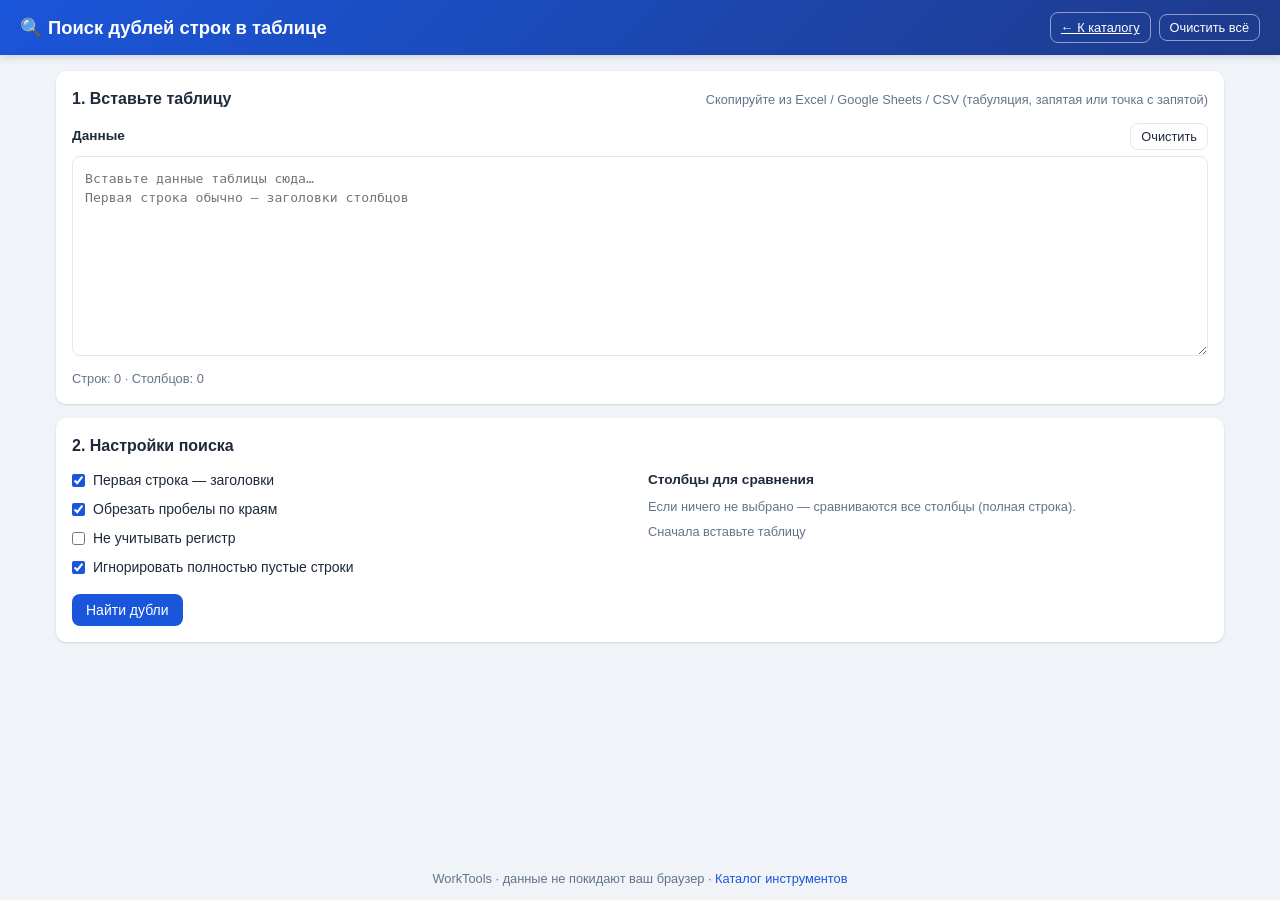
<file: tools/duplicates/index.html>
<!DOCTYPE html>
<html lang="ru">
<head>
  <meta charset="UTF-8">
  <meta name="viewport" content="width=device-width, initial-scale=1.0">
  <!-- Yandex.Metrika counter -->
  <script type="text/javascript">
    (function(m,e,t,r,i,k,a){
        m[i]=m[i]||function(){(m[i].a=m[i].a||[]).push(arguments)};
        m[i].l=1*new Date();
        for (var j = 0; j < document.scripts.length; j++) {if (document.scripts[j].src === r) { return; }}
        k=e.createElement(t),a=e.getElementsByTagName(t)[0],k.async=1,k.src=r,a.parentNode.insertBefore(k,a)
    })(window, document,'script','https://mc.yandex.ru/metrika/tag.js?id=111442216', 'ym');
    ym(111442216, 'init', {ssr:true, webvisor:true, clickmap:true, ecommerce:"dataLayer", referrer: document.referrer, url: location.href, accurateTrackBounce:true, trackLinks:true});
  </script>
  <noscript><div><img src="https://mc.yandex.ru/watch/111442216" style="position:absolute; left:-9999px;" alt="" /></div></noscript>
  <!-- /Yandex.Metrika counter -->

  <title>Поиск дублей строк в таблице — WorkTools</title>
  <style>
    :root {
      --bg: #f0f4f8;
      --card: #ffffff;
      --primary: #1a56db;
      --primary-hover: #1e429f;
      --success: #057a55;
      --danger: #c81e1e;
      --warning: #c27803;
      --border: #e2e8f0;
      --text: #1e293b;
      --muted: #64748b;
      --radius: 10px;
      --shadow: 0 1px 3px rgba(0,0,0,.08), 0 1px 2px rgba(0,0,0,.06);
    }
    * { box-sizing: border-box; margin: 0; padding: 0; }
    body {
      font-family: -apple-system, BlinkMacSystemFont, "Segoe UI", Roboto, "Helvetica Neue", Arial, sans-serif;
      background: var(--bg);
      color: var(--text);
      line-height: 1.5;
      min-height: 100vh;
    }
    .app { display: flex; flex-direction: column; min-height: 100vh; }
    header {
      background: linear-gradient(135deg, #1a56db, #1e3a8a);
      color: #fff;
      padding: 12px 20px;
      display: flex;
      align-items: center;
      justify-content: space-between;
      flex-wrap: wrap;
      gap: 10px;
      box-shadow: 0 2px 8px rgba(0,0,0,.15);
    }
    header h1 { font-size: 1.15rem; font-weight: 600; }
    header .actions { display: flex; gap: 8px; flex-wrap: wrap; align-items: center; }
    .btn {
      display: inline-flex; align-items: center; gap: 6px;
      padding: 8px 14px; border: none; border-radius: 8px;
      font-size: 0.875rem; font-weight: 500; cursor: pointer;
      transition: background .15s, transform .1s;
    }
    .btn:active { transform: scale(.98); }
    .btn:disabled { opacity: .5; cursor: not-allowed; }
    .btn-primary { background: var(--primary); color: #fff; }
    .btn-primary:hover:not(:disabled) { background: var(--primary-hover); }
    .btn-success { background: var(--success); color: #fff; }
    .btn-success:hover:not(:disabled) { background: #046c4e; }
    .btn-danger { background: var(--danger); color: #fff; }
    .btn-danger:hover:not(:disabled) { background: #9b1c1c; }
    .btn-outline {
      background: transparent; color: #fff; border: 1px solid rgba(255,255,255,.5);
    }
    .btn-outline:hover { background: rgba(255,255,255,.12); }
    .btn-sm { padding: 5px 10px; font-size: 0.8rem; }
    .btn-ghost {
      background: #fff; color: var(--text); border: 1px solid var(--border);
    }
    .btn-ghost:hover { background: #f8fafc; }
    main { flex: 1; padding: 16px; max-width: 1200px; margin: 0 auto; width: 100%; }
    .card {
      background: var(--card); border-radius: var(--radius);
      box-shadow: var(--shadow); padding: 16px; margin-bottom: 14px;
    }
    .card h2 {
      font-size: 1rem; margin-bottom: 12px;
      display: flex; align-items: center; justify-content: space-between; gap: 10px; flex-wrap: wrap;
    }
    .card h2 .hint { font-size: 0.8rem; font-weight: 400; color: var(--muted); }
    .input-panel label {
      display: flex; justify-content: space-between; align-items: center;
      font-size: 0.85rem; font-weight: 600; margin-bottom: 6px; color: var(--text);
    }
    .input-panel textarea {
      width: 100%; min-height: 200px; max-height: 45vh;
      padding: 12px; border: 1px solid var(--border);
      border-radius: 8px; font-family: ui-monospace, SFMono-Regular, Menlo, Monaco, Consolas, monospace;
      font-size: 0.82rem; line-height: 1.45; background: #fff;
      transition: border-color .15s, box-shadow .15s;
      resize: vertical; outline: none;
    }
    .input-panel textarea:focus {
      border-color: var(--primary); box-shadow: 0 0 0 3px rgba(26,86,219,.15);
    }
    .input-panel .meta {
      margin-top: 6px; font-size: 0.8rem; color: var(--muted);
      display: flex; gap: 12px; flex-wrap: wrap;
    }
    .options-grid {
      display: grid; grid-template-columns: 1fr 1fr; gap: 16px;
    }
    @media (max-width: 700px) {
      .options-grid { grid-template-columns: 1fr; }
    }
    .opt-group {
      display: flex; flex-direction: column; gap: 8px;
    }
    .opt-group label {
      display: flex; align-items: center; gap: 8px;
      font-size: 0.875rem; cursor: pointer;
    }
    .opt-group input[type="checkbox"] { accent-color: var(--primary); }
    .columns-list {
      display: flex; flex-wrap: wrap; gap: 8px; margin-top: 6px;
    }
    .columns-list label {
      display: flex; align-items: center; gap: 5px;
      padding: 5px 10px; border: 1px solid var(--border); border-radius: 6px;
      font-size: 0.8rem; background: #fff; cursor: pointer;
      transition: border-color .15s, background .15s;
    }
    .columns-list label:hover { border-color: var(--primary); }
    .columns-list label:has(input:checked) {
      border-color: var(--primary); background: #eff6ff;
    }
    .columns-list input { accent-color: var(--primary); }
    .preview-table-wrap {
      overflow: auto; max-height: 220px; border: 1px solid var(--border);
      border-radius: 8px; margin-top: 8px;
    }
    table.data-table {
      width: 100%; border-collapse: collapse; font-size: 0.8rem;
      white-space: nowrap;
    }
    table.data-table th, table.data-table td {
      padding: 6px 10px; border-bottom: 1px solid var(--border);
      border-right: 1px solid #f1f5f9; text-align: left;
    }
    table.data-table th {
      background: #f1f5f9; font-weight: 600; position: sticky; top: 0; z-index: 1;
    }
    table.data-table tr:hover td { background: #f8fafc; }
    table.data-table .dup-row td { background: #fef3c7; }
    table.data-table .dup-row:hover td { background: #fde68a; }
    table.data-table .key-col { background: #eff6ff; }
    table.data-table th.key-col { background: #dbeafe; }
    .result-stats {
      display: flex; flex-wrap: wrap; gap: 10px; margin-bottom: 14px;
      font-size: 0.9rem;
    }
    .stat-item {
      background: #f1f5f9; padding: 8px 14px; border-radius: 8px;
      display: flex; align-items: center; gap: 6px;
    }
    .stat-item strong { color: var(--primary); }
    .stat-item.danger strong { color: var(--danger); }
    .stat-item.success strong { color: var(--success); }
    .stat-item.warning strong { color: var(--warning); }
    .empty-state {
      text-align: center; padding: 32px 16px; color: var(--muted);
      font-size: 0.95rem;
    }
    .toolbar {
      display: flex; flex-wrap: wrap; gap: 8px; align-items: center; margin-bottom: 12px;
    }
    .alert {
      padding: 10px 14px; border-radius: 8px; font-size: 0.875rem; margin-bottom: 12px;
    }
    .alert-error { background: #fee2e2; color: #991b1b; border: 1px solid #fecaca; }
    .alert-info { background: #eff6ff; color: #1e40af; border: 1px solid #bfdbfe; }
    .alert-success { background: #d1fae5; color: #065f46; border: 1px solid #a7f3d0; }
    .alert-warning { background: #fef3c7; color: #92400e; border: 1px solid #fde68a; }
    footer {
      text-align: center; padding: 12px; font-size: 0.8rem; color: var(--muted);
    }
    footer a { color: var(--primary); text-decoration: none; }
    .group-card {
      border: 1px solid var(--border); border-radius: 8px; margin-bottom: 12px;
      overflow: hidden;
    }
    .group-header {
      background: #fef3c7; padding: 8px 12px; font-size: 0.85rem; font-weight: 600;
      display: flex; justify-content: space-between; align-items: center; flex-wrap: wrap; gap: 8px;
    }
    .group-header .count {
      background: var(--warning); color: #fff; padding: 2px 8px; border-radius: 10px;
      font-size: 0.75rem;
    }
    .group-body { overflow: auto; max-height: 200px; }
    .tabs {
      display: flex; gap: 4px; margin-bottom: 12px; flex-wrap: wrap;
    }
    .tab {
      padding: 7px 14px; border: 1px solid var(--border); border-radius: 8px;
      background: #fff; font-size: 0.85rem; cursor: pointer;
      transition: background .15s, border-color .15s;
    }
    .tab:hover { background: #f8fafc; }
    .tab.active {
      background: #eff6ff; border-color: var(--primary); color: var(--primary); font-weight: 600;
    }
    .view-panel { display: none; }
    .view-panel.active { display: block; }
  </style>
</head>
<body>
  <div class="app">
    <header>
      <h1>🔍 Поиск дублей строк в таблице</h1>
      <div class="actions">
        <a href="../../index.html" class="btn btn-outline btn-sm">← К каталогу</a>
        <button class="btn btn-outline btn-sm" id="btnClearAll">Очистить всё</button>
      </div>
    </header>

    <main>
      <!-- Input -->
      <div class="card">
        <h2>
          1. Вставьте таблицу
          <span class="hint">Скопируйте из Excel / Google Sheets / CSV (табуляция, запятая или точка с запятой)</span>
        </h2>
        <div class="input-panel">
          <label>
            Данные
            <button class="btn btn-ghost btn-sm" id="btnClear" type="button">Очистить</button>
          </label>
          <textarea id="inputData" placeholder="Вставьте данные таблицы сюда…&#10;Первая строка обычно — заголовки столбцов"></textarea>
          <div class="meta" id="meta">Строк: 0 · Столбцов: 0</div>
          <div class="preview-table-wrap" id="preview" style="display:none;"></div>
        </div>
      </div>

      <!-- Options -->
      <div class="card">
        <h2>2. Настройки поиска</h2>
        <div class="options-grid">
          <div class="opt-group">
            <label><input type="checkbox" id="optHeader" checked> Первая строка — заголовки</label>
            <label><input type="checkbox" id="optTrim" checked> Обрезать пробелы по краям</label>
            <label><input type="checkbox" id="optIgnoreCase"> Не учитывать регистр</label>
            <label><input type="checkbox" id="optIgnoreEmpty" checked> Игнорировать полностью пустые строки</label>
          </div>
          <div>
            <div style="font-size: 0.85rem; font-weight: 600; margin-bottom: 6px;">Столбцы для сравнения</div>
            <p style="font-size: 0.8rem; color: var(--muted); margin-bottom: 6px;">
              Если ничего не выбрано — сравниваются все столбцы (полная строка).
            </p>
            <div class="columns-list" id="columnsList">
              <span style="font-size: 0.8rem; color: var(--muted);">Сначала вставьте таблицу</span>
            </div>
          </div>
        </div>
        <div style="margin-top: 16px; display: flex; gap: 10px; flex-wrap: wrap;">
          <button class="btn btn-primary" id="btnFind" type="button">Найти дубли</button>
        </div>
        <div id="errorBox" style="display:none;" class="alert alert-error"></div>
      </div>

      <!-- Result -->
      <div class="card" id="resultCard" style="display:none;">
        <h2>
          3. Результат
          <span class="hint" id="resultHint"></span>
        </h2>
        <div class="result-stats" id="resultStats"></div>

        <div class="tabs" id="resultTabs">
          <button class="tab active" data-view="groups">Группы дублей</button>
          <button class="tab" data-view="all">Вся таблица</button>
          <button class="tab" data-view="unique">Только уникальные</button>
          <button class="tab" data-view="dups">Только дубли</button>
        </div>

        <div class="toolbar">
          <button class="btn btn-success btn-sm" id="btnCopy">📋 Копировать</button>
          <button class="btn btn-ghost btn-sm" id="btnDownloadTsv">⬇ TSV</button>
          <button class="btn btn-ghost btn-sm" id="btnDownloadCsv">⬇ CSV</button>
        </div>

        <div id="viewGroups" class="view-panel active"></div>
        <div id="viewAll" class="view-panel"></div>
        <div id="viewUnique" class="view-panel"></div>
        <div id="viewDups" class="view-panel"></div>
      </div>
    </main>

    <footer>
      WorkTools · данные не покидают ваш браузер ·
      <a href="../../index.html">Каталог инструментов</a>
    </footer>
  </div>

  <script>
    // ========== State ==========
    let table = null; // { headers: string[], rows: string[][], rawLines: number[] }
    let analysis = null; // result of findDuplicates

    // ========== Parsing (same approach as join tool) ==========
    function detectDelimiter(text) {
      const firstLine = text.split(/\r?\n/).find(l => l.trim()) || '';
      const tabs = (firstLine.match(/\t/g) || []).length;
      const commas = (firstLine.match(/,/g) || []).length;
      const semis = (firstLine.match(/;/g) || []).length;
      if (tabs >= commas && tabs >= semis && tabs > 0) return '\t';
      if (semis > commas && semis > 0) return ';';
      return ',';
    }

    function parseCSVLine(line, delim) {
      const result = [];
      let current = '';
      let inQuotes = false;
      for (let i = 0; i < line.length; i++) {
        const ch = line[i];
        if (ch === '"') {
          if (inQuotes && line[i + 1] === '"') {
            current += '"';
            i++;
          } else {
            inQuotes = !inQuotes;
          }
        } else if (ch === delim && !inQuotes) {
          result.push(current);
          current = '';
        } else {
          current += ch;
        }
      }
      result.push(current);
      return result;
    }

    function parseTable(text, hasHeader) {
      if (!text || !text.trim()) return null;
      const delim = detectDelimiter(text);
      const lines = text.replace(/\r\n/g, '\n').replace(/\r/g, '\n').split('\n');
      const parsed = [];
      const lineNumbers = []; // 1-based original line numbers in the pasted text

      for (let i = 0; i < lines.length; i++) {
        const line = lines[i];
        if (!line.trim() && document.getElementById('optIgnoreEmpty')?.checked !== false) continue;
        const cells = parseCSVLine(line, delim).map(c => c.trimEnd()); // keep leading for now
        // skip completely empty after parse
        if (cells.every(c => !c.trim()) && document.getElementById('optIgnoreEmpty')?.checked !== false) continue;
        parsed.push(cells);
        lineNumbers.push(i + 1);
      }

      if (parsed.length === 0) return null;

      let headers, rows, rawLines;
      if (hasHeader && parsed.length >= 1) {
        headers = parsed[0].map((h, i) => h.trim() || `Столбец ${i + 1}`);
        rows = parsed.slice(1);
        rawLines = lineNumbers.slice(1);
      } else {
        const colCount = Math.max(...parsed.map(r => r.length));
        headers = Array.from({ length: colCount }, (_, i) => `Столбец ${i + 1}`);
        rows = parsed;
        rawLines = lineNumbers;
      }

      // Normalize row lengths
      const colCount = headers.length;
      rows = rows.map(r => {
        const nr = r.slice(0, colCount);
        while (nr.length < colCount) nr.push('');
        return nr;
      });

      return { headers, rows, rawLines };
    }

    function escapeHtml(s) {
      return String(s)
        .replace(/&/g, '&amp;')
        .replace(/</g, '&lt;')
        .replace(/>/g, '&gt;')
        .replace(/"/g, '&quot;');
    }

    function renderPreview(tbl, containerId, highlightKeys = null) {
      const el = document.getElementById(containerId);
      if (!tbl || !tbl.rows.length) {
        el.style.display = 'none';
        el.innerHTML = '';
        return;
      }
      const maxRows = 30;
      let html = '<table class="data-table"><thead><tr>';
      html += '<th>#</th>';
      tbl.headers.forEach((h, i) => {
        const isKey = highlightKeys && highlightKeys.includes(i);
        html += `<th class="${isKey ? 'key-col' : ''}">${escapeHtml(h)}</th>`;
      });
      html += '</tr></thead><tbody>';
      tbl.rows.slice(0, maxRows).forEach((row, ri) => {
        html += '<tr>';
        html += `<td style="color:var(--muted)">${ri + 1}</td>`;
        row.forEach((cell, ci) => {
          const isKey = highlightKeys && highlightKeys.includes(ci);
          html += `<td class="${isKey ? 'key-col' : ''}">${escapeHtml(cell)}</td>`;
        });
        html += '</tr>';
      });
      html += '</tbody></table>';
      if (tbl.rows.length > maxRows) {
        html += `<div style="padding:6px 10px;font-size:0.8rem;color:var(--muted)">… и ещё ${tbl.rows.length - maxRows} строк</div>`;
      }
      el.innerHTML = html;
      el.style.display = 'block';
    }

    function updateMeta() {
      const text = document.getElementById('inputData').value;
      const hasHeader = document.getElementById('optHeader').checked;
      table = parseTable(text, hasHeader);
      const meta = document.getElementById('meta');
      if (!table) {
        meta.textContent = 'Строк: 0 · Столбцов: 0';
        document.getElementById('preview').style.display = 'none';
        document.getElementById('columnsList').innerHTML = '<span style="font-size: 0.8rem; color: var(--muted);">Сначала вставьте таблицу</span>';
        return;
      }
      meta.textContent = `Строк данных: ${table.rows.length} · Столбцов: ${table.headers.length}`;
      renderPreview(table, 'preview');
      // columns checkboxes
      const list = document.getElementById('columnsList');
      list.innerHTML = table.headers.map((h, i) =>
        `<label><input type="checkbox" class="col-check" value="${i}"> ${escapeHtml(h)}</label>`
      ).join('');
    }

    // ========== Duplicate detection ==========
    function normalizeCell(val, trim, ignoreCase) {
      let s = String(val ?? '');
      if (trim) s = s.trim();
      if (ignoreCase) s = s.toLowerCase();
      return s;
    }

    function makeKey(row, colIndices, trim, ignoreCase) {
      return colIndices.map(i => normalizeCell(row[i], trim, ignoreCase)).join('\0');
    }

    function findDuplicates() {
      if (!table || table.rows.length === 0) {
        throw new Error('Вставьте таблицу с данными');
      }

      const trim = document.getElementById('optTrim').checked;
      const ignoreCase = document.getElementById('optIgnoreCase').checked;
      const checked = Array.from(document.querySelectorAll('.col-check:checked')).map(el => parseInt(el.value, 10));
      const colIndices = checked.length > 0 ? checked : table.headers.map((_, i) => i);

      // Map key -> list of {rowIndex, row}
      const map = new Map();
      table.rows.forEach((row, idx) => {
        const key = makeKey(row, colIndices, trim, ignoreCase);
        if (!map.has(key)) map.set(key, []);
        map.get(key).push({ rowIndex: idx, row, lineNum: table.rawLines[idx] });
      });

      const groups = []; // only groups with size > 1
      let uniqueCount = 0;
      let dupRowCount = 0;

      map.forEach((items, key) => {
        if (items.length === 1) {
          uniqueCount++;
        } else {
          groups.push({
            key,
            count: items.length,
            items,
            // representative row for display
            sample: items[0].row
          });
          dupRowCount += items.length;
        }
      });

      // sort groups by count desc, then by first appearance
      groups.sort((a, b) => b.count - a.count || a.items[0].rowIndex - b.items[0].rowIndex);

      const uniqueRows = [];
      const dupRows = [];
      map.forEach(items => {
        if (items.length === 1) {
          uniqueRows.push(items[0]);
        } else {
          items.forEach(it => dupRows.push(it));
        }
      });
      // keep original order
      uniqueRows.sort((a, b) => a.rowIndex - b.rowIndex);
      dupRows.sort((a, b) => a.rowIndex - b.rowIndex);

      return {
        groups,
        uniqueCount,
        dupGroupCount: groups.length,
        dupRowCount,
        totalRows: table.rows.length,
        colIndices,
        uniqueRows,
        dupRows,
        allRows: table.rows.map((row, idx) => ({
          rowIndex: idx,
          row,
          lineNum: table.rawLines[idx],
          isDup: (map.get(makeKey(row, colIndices, trim, ignoreCase)) || []).length > 1
        }))
      };
    }

    // ========== Rendering results ==========
    function renderGroups(analysis) {
      const el = document.getElementById('viewGroups');
      if (analysis.groups.length === 0) {
        el.innerHTML = '<div class="empty-state">Дублей не найдено — все строки уникальны 🎉</div>';
        return;
      }
      let html = '';
      analysis.groups.forEach((g, gi) => {
        html += `<div class="group-card">
          <div class="group-header">
            <span>Группа ${gi + 1}</span>
            <span class="count">${g.count} раз</span>
          </div>
          <div class="group-body">
            <table class="data-table">
              <thead><tr><th>Строка №</th>`;
        table.headers.forEach((h, i) => {
          const isKey = analysis.colIndices.includes(i);
          html += `<th class="${isKey ? 'key-col' : ''}">${escapeHtml(h)}</th>`;
        });
        html += '</tr></thead><tbody>';
        g.items.forEach(it => {
          html += `<tr class="dup-row"><td style="color:var(--muted)">${it.rowIndex + 1}</td>`;
          it.row.forEach((cell, ci) => {
            const isKey = analysis.colIndices.includes(ci);
            html += `<td class="${isKey ? 'key-col' : ''}">${escapeHtml(cell)}</td>`;
          });
          html += '</tr>';
        });
        html += '</tbody></table></div></div>';
      });
      el.innerHTML = html;
    }

    function renderTableView(rowsInfo, containerId, highlightDups) {
      const el = document.getElementById(containerId);
      if (!rowsInfo || rowsInfo.length === 0) {
        el.innerHTML = '<div class="empty-state">Нет строк для отображения</div>';
        return;
      }
      let html = '<div class="preview-table-wrap" style="max-height:50vh"><table class="data-table"><thead><tr><th>#</th>';
      table.headers.forEach((h, i) => {
        const isKey = analysis && analysis.colIndices.includes(i);
        html += `<th class="${isKey ? 'key-col' : ''}">${escapeHtml(h)}</th>`;
      });
      html += '</tr></thead><tbody>';
      rowsInfo.forEach(it => {
        const cls = (highlightDups && it.isDup) ? ' class="dup-row"' : '';
        html += `<tr${cls}><td style="color:var(--muted)">${it.rowIndex + 1}</td>`;
        it.row.forEach((cell, ci) => {
          const isKey = analysis && analysis.colIndices.includes(ci);
          html += `<td class="${isKey ? 'key-col' : ''}">${escapeHtml(cell)}</td>`;
        });
        html += '</tr>';
      });
      html += '</tbody></table></div>';
      el.innerHTML = html;
    }

    function showResult(analysis) {
      document.getElementById('resultCard').style.display = 'block';
      const stats = document.getElementById('resultStats');
      stats.innerHTML = `
        <div class="stat-item"><strong>${analysis.totalRows}</strong> всего строк</div>
        <div class="stat-item success"><strong>${analysis.uniqueCount}</strong> уникальных</div>
        <div class="stat-item danger"><strong>${analysis.dupGroupCount}</strong> групп дублей</div>
        <div class="stat-item warning"><strong>${analysis.dupRowCount}</strong> строк-дублей</div>
      `;
      document.getElementById('resultHint').textContent =
        analysis.dupGroupCount === 0
          ? 'Дублей нет'
          : `Найдено ${analysis.dupGroupCount} групп повторяющихся строк`;

      renderGroups(analysis);
      renderTableView(analysis.allRows, 'viewAll', true);
      renderTableView(analysis.uniqueRows, 'viewUnique', false);
      renderTableView(analysis.dupRows, 'viewDups', true);

      // reset to groups tab
      document.querySelectorAll('.tab').forEach(t => t.classList.remove('active'));
      document.querySelector('.tab[data-view="groups"]').classList.add('active');
      document.querySelectorAll('.view-panel').forEach(p => p.classList.remove('active'));
      document.getElementById('viewGroups').classList.add('active');
    }

    // ========== Export helpers ==========
    function getCurrentViewData() {
      if (!analysis) return null;
      const active = document.querySelector('.tab.active')?.dataset.view || 'groups';
      if (active === 'unique') {
        return { headers: table.headers, rows: analysis.uniqueRows.map(r => r.row) };
      }
      if (active === 'dups') {
        return { headers: table.headers, rows: analysis.dupRows.map(r => r.row) };
      }
      if (active === 'all') {
        return { headers: table.headers, rows: table.rows };
      }
      // groups: export only duplicate rows (same as dups)
      return { headers: table.headers, rows: analysis.dupRows.map(r => r.row) };
    }

    function toTSV(headers, rows) {
      const escape = v => {
        const s = String(v ?? '');
        if (/[\t\n\r"]/.test(s)) return '"' + s.replace(/"/g, '""') + '"';
        return s;
      };
      return [headers.map(escape).join('\t'), ...rows.map(r => r.map(escape).join('\t'))].join('\n');
    }

    function toCSV(headers, rows) {
      const escape = v => {
        const s = String(v ?? '');
        if (/[,\n\r"]/.test(s)) return '"' + s.replace(/"/g, '""') + '"';
        return s;
      };
      return [headers.map(escape).join(','), ...rows.map(r => r.map(escape).join(','))].join('\n');
    }

    function download(filename, content, mime) {
      const blob = new Blob([content], { type: mime });
      const url = URL.createObjectURL(blob);
      const a = document.createElement('a');
      a.href = url;
      a.download = filename;
      a.click();
      URL.revokeObjectURL(url);
    }

    // ========== Events ==========
    document.getElementById('inputData').addEventListener('input', updateMeta);
    document.getElementById('optHeader').addEventListener('change', updateMeta);

    document.getElementById('btnClear').addEventListener('click', () => {
      document.getElementById('inputData').value = '';
      updateMeta();
      document.getElementById('resultCard').style.display = 'none';
      analysis = null;
    });

    document.getElementById('btnClearAll').addEventListener('click', () => {
      document.getElementById('inputData').value = '';
      document.getElementById('optHeader').checked = true;
      document.getElementById('optTrim').checked = true;
      document.getElementById('optIgnoreCase').checked = false;
      document.getElementById('optIgnoreEmpty').checked = true;
      updateMeta();
      document.getElementById('resultCard').style.display = 'none';
      analysis = null;
      document.getElementById('errorBox').style.display = 'none';
    });

    document.getElementById('btnFind').addEventListener('click', () => {
      const err = document.getElementById('errorBox');
      err.style.display = 'none';
      try {
        // re-parse with current options
        updateMeta();
        analysis = findDuplicates();
        showResult(analysis);
        document.getElementById('resultCard').scrollIntoView({ behavior: 'smooth', block: 'start' });
      } catch (e) {
        err.textContent = e.message || String(e);
        err.style.display = 'block';
        document.getElementById('resultCard').style.display = 'none';
      }
    });

    document.querySelectorAll('.tab').forEach(tab => {
      tab.addEventListener('click', () => {
        document.querySelectorAll('.tab').forEach(t => t.classList.remove('active'));
        tab.classList.add('active');
        document.querySelectorAll('.view-panel').forEach(p => p.classList.remove('active'));
        const view = tab.dataset.view;
        document.getElementById('view' + view.charAt(0).toUpperCase() + view.slice(1)).classList.add('active');
      });
    });

    document.getElementById('btnCopy').addEventListener('click', async () => {
      const data = getCurrentViewData();
      if (!data || data.rows.length === 0) return;
      const text = toTSV(data.headers, data.rows);
      try {
        await navigator.clipboard.writeText(text);
        const btn = document.getElementById('btnCopy');
        const old = btn.textContent;
        btn.textContent = '✓ Скопировано';
        setTimeout(() => { btn.textContent = old; }, 1500);
      } catch {
        alert('Не удалось скопировать в буфер обмена');
      }
    });

    document.getElementById('btnDownloadTsv').addEventListener('click', () => {
      const data = getCurrentViewData();
      if (!data) return;
      download('duplicates.tsv', toTSV(data.headers, data.rows), 'text/tab-separated-values');
    });

    document.getElementById('btnDownloadCsv').addEventListener('click', () => {
      const data = getCurrentViewData();
      if (!data) return;
      download('duplicates.csv', toCSV(data.headers, data.rows), 'text/csv');
    });

    // initial
    updateMeta();
  </script>
</body>
</html>
</file>
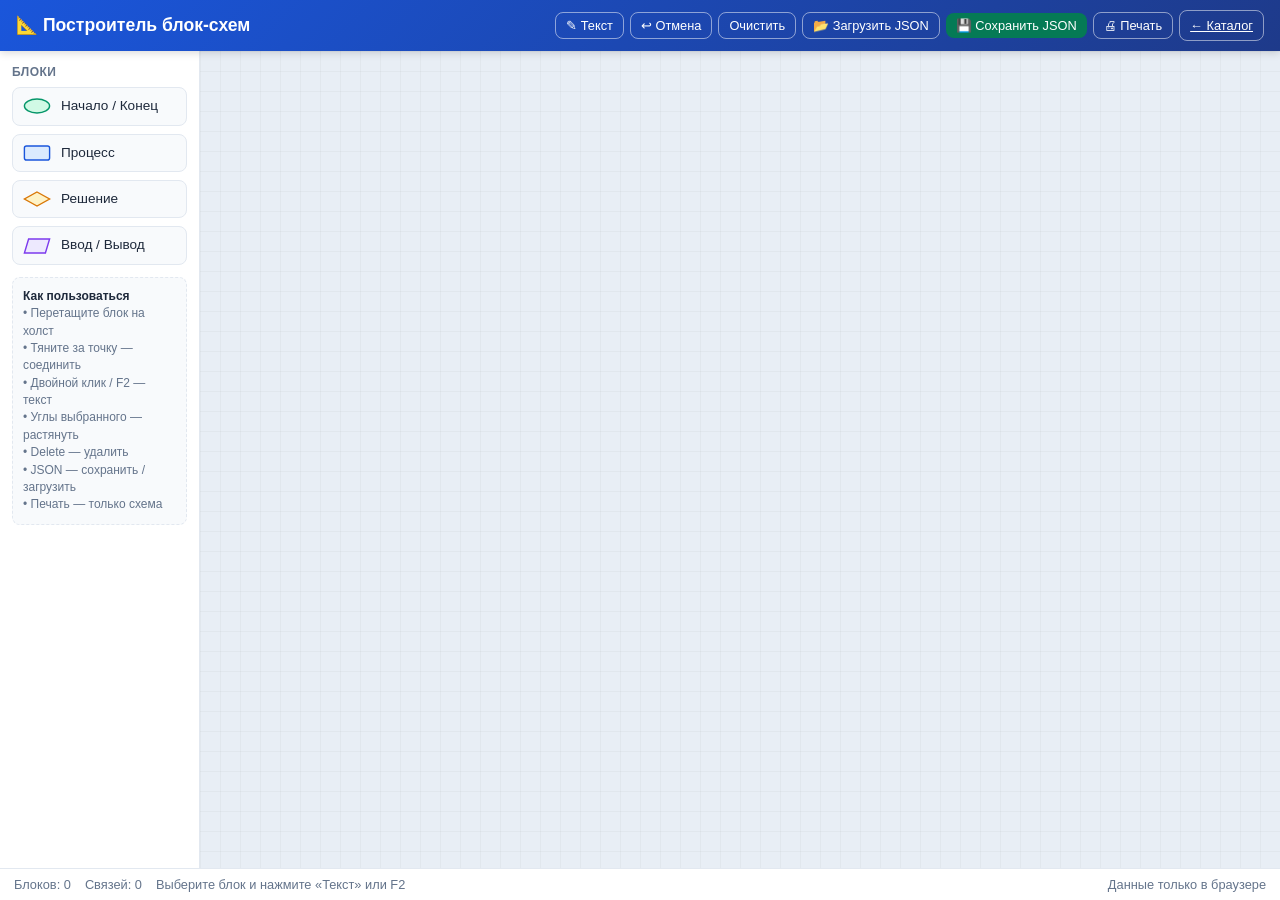
<file: tools/flowchart/index.html>
<!DOCTYPE html>
<html lang="ru">
<head>
  <meta charset="UTF-8">
  <meta name="viewport" content="width=device-width, initial-scale=1.0">
  <!-- Yandex.Metrika counter -->
  <script type="text/javascript">
    (function(m,e,t,r,i,k,a){
        m[i]=m[i]||function(){(m[i].a=m[i].a||[]).push(arguments)};
        m[i].l=1*new Date();
        for (var j = 0; j < document.scripts.length; j++) {if (document.scripts[j].src === r) { return; }}
        k=e.createElement(t),a=e.getElementsByTagName(t)[0],k.async=1,k.src=r,a.parentNode.insertBefore(k,a)
    })(window, document,'script','https://mc.yandex.ru/metrika/tag.js?id=111442216', 'ym');
    ym(111442216, 'init', {ssr:true, webvisor:true, clickmap:true, ecommerce:"dataLayer", referrer: document.referrer, url: location.href, accurateTrackBounce:true, trackLinks:true});
  </script>
  <noscript><div><img src="https://mc.yandex.ru/watch/111442216" style="position:absolute; left:-9999px;" alt="" /></div></noscript>
  <!-- /Yandex.Metrika counter -->

  <title>Построитель блок-схем — WorkTools</title>
  <style>
    :root {
      --bg: #f0f4f8;
      --card: #ffffff;
      --primary: #1a56db;
      --primary-hover: #1e429f;
      --success: #057a55;
      --danger: #c81e1e;
      --border: #e2e8f0;
      --text: #1e293b;
      --muted: #64748b;
      --radius: 10px;
      --shadow: 0 1px 3px rgba(0,0,0,.08), 0 1px 2px rgba(0,0,0,.06);
    }
    * { box-sizing: border-box; margin: 0; padding: 0; }
    body {
      font-family: -apple-system, BlinkMacSystemFont, "Segoe UI", Roboto, "Helvetica Neue", Arial, sans-serif;
      background: var(--bg);
      color: var(--text);
      line-height: 1.5;
      min-height: 100vh;
      overflow: hidden;
    }
    .app { display: flex; flex-direction: column; height: 100vh; }
    header {
      background: linear-gradient(135deg, #1a56db, #1e3a8a);
      color: #fff;
      padding: 10px 16px;
      display: flex;
      align-items: center;
      justify-content: space-between;
      flex-wrap: wrap;
      gap: 8px;
      box-shadow: 0 2px 8px rgba(0,0,0,.15);
      flex-shrink: 0;
      z-index: 20;
    }
    header h1 { font-size: 1.1rem; font-weight: 600; white-space: nowrap; }
    header .actions { display: flex; gap: 6px; flex-wrap: wrap; align-items: center; }
    .btn {
      display: inline-flex; align-items: center; gap: 5px;
      padding: 7px 12px; border: none; border-radius: 8px;
      font-size: 0.825rem; font-weight: 500; cursor: pointer;
      transition: background .15s, transform .1s;
      white-space: nowrap;
    }
    .btn:active { transform: scale(.98); }
    .btn:disabled { opacity: .5; cursor: not-allowed; }
    .btn-primary { background: var(--primary); color: #fff; }
    .btn-primary:hover:not(:disabled) { background: var(--primary-hover); }
    .btn-success { background: var(--success); color: #fff; }
    .btn-success:hover:not(:disabled) { background: #046c4e; }
    .btn-outline {
      background: transparent; color: #fff; border: 1px solid rgba(255,255,255,.5);
    }
    .btn-outline:hover { background: rgba(255,255,255,.12); }
    .btn-sm { padding: 5px 10px; font-size: 0.8rem; }
    .btn-ghost {
      background: #fff; color: var(--text); border: 1px solid var(--border);
    }
    .btn-ghost:hover { background: #f8fafc; }
    .workspace {
      display: flex;
      flex: 1;
      min-height: 0;
      overflow: hidden;
    }
    .sidebar {
      width: 200px;
      background: var(--card);
      border-right: 1px solid var(--border);
      padding: 12px;
      overflow-y: auto;
      flex-shrink: 0;
      display: flex;
      flex-direction: column;
      gap: 12px;
    }
    .sidebar h3 {
      font-size: 0.75rem;
      text-transform: uppercase;
      letter-spacing: .04em;
      color: var(--muted);
      margin-bottom: 6px;
    }
    .palette { display: flex; flex-direction: column; gap: 8px; }
    .palette-item {
      display: flex;
      align-items: center;
      gap: 10px;
      padding: 8px 10px;
      border: 1px solid var(--border);
      border-radius: 8px;
      background: #f8fafc;
      cursor: grab;
      user-select: none;
      transition: border-color .15s, background .15s, box-shadow .15s;
      font-size: 0.85rem;
    }
    .palette-item:hover {
      border-color: var(--primary);
      background: #eff6ff;
      box-shadow: 0 1px 4px rgba(26,86,219,.12);
    }
    .palette-item:active { cursor: grabbing; }
    .palette-shape {
      width: 28px; height: 20px; flex-shrink: 0;
      display: flex; align-items: center; justify-content: center;
    }
    .palette-shape svg { width: 100%; height: 100%; }
    .hint-box {
      font-size: 0.75rem;
      color: var(--muted);
      line-height: 1.45;
      padding: 10px;
      background: #f8fafc;
      border-radius: 8px;
      border: 1px dashed var(--border);
    }
    .hint-box strong { color: var(--text); }
    .canvas-wrap {
      flex: 1;
      position: relative;
      overflow: hidden;
      background:
        linear-gradient(90deg, rgba(0,0,0,.03) 1px, transparent 1px),
        linear-gradient(rgba(0,0,0,.03) 1px, transparent 1px);
      background-size: 20px 20px;
      background-color: #e8eef5;
    }
    #svgRoot {
      width: 100%;
      height: 100%;
      display: block;
      cursor: default;
    }
    .node { cursor: move; }
    .node.selected .node-body {
      stroke: #0f172a;
      stroke-width: 2.5;
      filter: drop-shadow(0 2px 6px rgba(0,0,0,.18));
    }
    .node-body {
      stroke: #334155;
      stroke-width: 1.5;
      filter: drop-shadow(0 1px 3px rgba(0,0,0,.1));
    }
    .node-text {
      font-family: inherit;
      font-size: 13px;
      font-weight: 500;
      fill: #0f172a;
      pointer-events: none;
      user-select: none;
    }
    .port {
      fill: #fff;
      stroke: #475569;
      stroke-width: 1.5;
      cursor: crosshair;
      opacity: 0;
      transition: opacity .12s;
    }
    .node:hover .port,
    .node.selected .port,
    .port.active { opacity: 1; }
    .port:hover, .port.active {
      fill: var(--primary);
      stroke: var(--primary);
    }
    .resize-handle {
      fill: #fff;
      stroke: var(--primary);
      stroke-width: 1.5;
      cursor: nwse-resize;
    }
    .resize-handle.n, .resize-handle.s { cursor: ns-resize; }
    .resize-handle.e, .resize-handle.w { cursor: ew-resize; }
    .resize-handle.ne, .resize-handle.sw { cursor: nesw-resize; }
    .resize-handle.nw, .resize-handle.se { cursor: nwse-resize; }
    .edge {
      fill: none;
      stroke: #475569;
      stroke-width: 2;
      marker-end: url(#arrowhead);
      cursor: pointer;
    }
    .edge.selected {
      stroke: var(--primary);
      stroke-width: 2.5;
      marker-end: url(#arrowhead-selected);
    }
    .edge-hit {
      fill: none;
      stroke: transparent;
      stroke-width: 14;
      cursor: pointer;
    }
    .temp-edge {
      fill: none;
      stroke: var(--primary);
      stroke-width: 2;
      stroke-dasharray: 6 4;
      pointer-events: none;
    }
    .status-bar {
      background: var(--card);
      border-top: 1px solid var(--border);
      padding: 6px 14px;
      font-size: 0.8rem;
      color: var(--muted);
      display: flex;
      justify-content: space-between;
      align-items: center;
      flex-shrink: 0;
      gap: 12px;
      flex-wrap: wrap;
    }
    .status-bar .left { display: flex; gap: 14px; flex-wrap: wrap; align-items: center; }
    .modal-overlay {
      position: fixed; inset: 0;
      background: rgba(15,23,42,.45);
      display: none;
      align-items: center;
      justify-content: center;
      z-index: 200;
      padding: 16px;
    }
    .modal-overlay.open { display: flex; }
    .modal {
      background: var(--card);
      border-radius: 12px;
      box-shadow: 0 20px 40px rgba(0,0,0,.2);
      width: 100%;
      max-width: 420px;
      padding: 20px;
    }
    .modal h2 { font-size: 1.1rem; margin-bottom: 12px; }
    .modal textarea {
      width: 100%;
      padding: 10px 12px;
      border: 1px solid var(--border);
      border-radius: 8px;
      font-size: 0.95rem;
      font-family: inherit;
      outline: none;
      resize: vertical;
      min-height: 80px;
    }
    .modal textarea:focus {
      border-color: var(--primary);
      box-shadow: 0 0 0 3px rgba(26,86,219,.15);
    }
    .modal-actions {
      display: flex;
      gap: 8px;
      justify-content: flex-end;
      margin-top: 14px;
    }
    .file-input { display: none; }
    @media (max-width: 700px) {
      .sidebar { width: 150px; padding: 8px; }
      .palette-item { font-size: 0.78rem; padding: 6px 8px; }
      header h1 { font-size: 1rem; }
      .btn { padding: 6px 10px; font-size: 0.78rem; }
    }
    @media print {
      @page { margin: 12mm; size: auto; }
      body { background: #fff !important; overflow: visible !important; }
      .app { height: auto !important; min-height: 0 !important; }
      header,
      .sidebar,
      .status-bar,
      .modal-overlay { display: none !important; }
      .workspace { display: block !important; overflow: visible !important; }
      .canvas-wrap {
        background: #fff !important;
        overflow: visible !important;
        position: static !important;
        width: 100% !important;
        height: auto !important;
      }
      #svgRoot {
        width: 100% !important;
        height: auto !important;
        max-width: 100%;
      }
      .port,
      .resize-handle,
      .temp-edge { display: none !important; }
      .node.selected .node-body {
        stroke-width: 1.5 !important;
        filter: none !important;
      }
      .edge.selected {
        stroke: #475569 !important;
        stroke-width: 2 !important;
        marker-end: url(#arrowhead) !important;
      }
      .node-body { filter: none !important; }
    }
  </style>
</head>
<body>
  <div class="app">
    <header>
      <h1>📐 Построитель блок-схем</h1>
      <div class="actions">
        <button type="button" class="btn btn-outline btn-sm" id="btnEdit" title="Изменить текст (F2 / Enter)">✎ Текст</button>
        <button type="button" class="btn btn-outline btn-sm" id="btnUndo" title="Отменить (Ctrl+Z)">↩ Отмена</button>
        <button type="button" class="btn btn-outline btn-sm" id="btnClear" title="Очистить схему">Очистить</button>
        <button type="button" class="btn btn-outline btn-sm" id="btnLoad">📂 Загрузить JSON</button>
        <button type="button" class="btn btn-success btn-sm" id="btnSave">💾 Сохранить JSON</button>
        <button type="button" class="btn btn-outline btn-sm" id="btnPrint" title="Печать схемы">🖨 Печать</button>
        <a href="../../index.html" class="btn btn-outline btn-sm">← Каталог</a>
      </div>
    </header>

    <div class="workspace">
      <aside class="sidebar">
        <div>
          <h3>Блоки</h3>
          <div class="palette" id="palette">
            <div class="palette-item" draggable="true" data-type="start">
              <div class="palette-shape">
                <svg viewBox="0 0 40 24"><ellipse cx="20" cy="12" rx="18" ry="10" fill="#d1fae5" stroke="#059669" stroke-width="2"/></svg>
              </div>
              <span>Начало / Конец</span>
            </div>
            <div class="palette-item" draggable="true" data-type="process">
              <div class="palette-shape">
                <svg viewBox="0 0 40 24"><rect x="2" y="2" width="36" height="20" rx="3" fill="#dbeafe" stroke="#1a56db" stroke-width="2"/></svg>
              </div>
              <span>Процесс</span>
            </div>
            <div class="palette-item" draggable="true" data-type="decision">
              <div class="palette-shape">
                <svg viewBox="0 0 40 24"><polygon points="20,2 38,12 20,22 2,12" fill="#fef3c7" stroke="#d97706" stroke-width="2"/></svg>
              </div>
              <span>Решение</span>
            </div>
            <div class="palette-item" draggable="true" data-type="io">
              <div class="palette-shape">
                <svg viewBox="0 0 40 24"><polygon points="8,2 38,2 32,22 2,22" fill="#ede9fe" stroke="#7c3aed" stroke-width="2"/></svg>
              </div>
              <span>Ввод / Вывод</span>
            </div>
          </div>
        </div>
        <div class="hint-box">
          <strong>Как пользоваться</strong><br>
          • Перетащите блок на холст<br>
          • Тяните за точку — соединить<br>
          • Двойной клик / F2 — текст<br>
          • Углы выбранного — растянуть<br>
          • Delete — удалить<br>
          • JSON — сохранить / загрузить<br>
          • Печать — только схема
        </div>
      </aside>

      <div class="canvas-wrap" id="canvasWrap">
        <svg id="svgRoot" xmlns="http://www.w3.org/2000/svg">
          <defs>
            <marker id="arrowhead" markerWidth="10" markerHeight="7" refX="9" refY="3.5" orient="auto">
              <polygon points="0 0, 10 3.5, 0 7" fill="#475569"/>
            </marker>
            <marker id="arrowhead-selected" markerWidth="10" markerHeight="7" refX="9" refY="3.5" orient="auto">
              <polygon points="0 0, 10 3.5, 0 7" fill="#1a56db"/>
            </marker>
          </defs>
          <g id="edgesLayer"></g>
          <g id="nodesLayer"></g>
          <path id="tempEdge" class="temp-edge" d="" style="display:none"/>
        </svg>
      </div>
    </div>

    <div class="status-bar">
      <div class="left">
        <span id="statusNodes">Блоков: 0</span>
        <span id="statusEdges">Связей: 0</span>
        <span id="statusHint">Выберите блок и нажмите «Текст» или F2</span>
      </div>
      <span>Данные только в браузере</span>
    </div>
  </div>

  <div class="modal-overlay" id="editModal" aria-hidden="true">
    <div class="modal" role="dialog" aria-labelledby="editTitle">
      <h2 id="editTitle">Текст блока</h2>
      <textarea id="editText" rows="3" placeholder="Введите текст…"></textarea>
      <div class="modal-actions">
        <button type="button" class="btn btn-ghost" id="editCancel">Отмена</button>
        <button type="button" class="btn btn-primary" id="editOk">Сохранить</button>
      </div>
    </div>
  </div>

  <input type="file" id="fileInput" class="file-input" accept=".json,application/json">

  <script>
(function () {
  'use strict';

  const DEFAULT_W = 140;
  const DEFAULT_H = 52;
  const MIN_W = 80;
  const MIN_H = 36;
  const PORT_R = 6;
  const HANDLE = 8;

  const TYPE_DEFAULTS = {
    start:    { text: 'Начало',  fill: '#d1fae5', stroke: '#059669' },
    process:  { text: 'Процесс', fill: '#dbeafe', stroke: '#1a56db' },
    decision: { text: 'Условие?', fill: '#fef3c7', stroke: '#d97706' },
    io:       { text: 'Данные',  fill: '#ede9fe', stroke: '#7c3aed' },
    end:      { text: 'Конец',   fill: '#fee2e2', stroke: '#dc2626' }
  };

  let nodes = [];
  let edges = [];
  let nextId = 1;
  let selectedId = null;
  let selectedEdgeId = null;
  let history = [];
  const MAX_HISTORY = 40;

  let dragNode = null;
  let dragOffset = { x: 0, y: 0 };
  let dragMoved = false;
  let resizeState = null; // { node, handle, startX, startY, origX, origY, origW, origH }
  let connecting = null;
  let viewBox = { x: 0, y: 0, w: 1200, h: 800 };
  let editingId = null;
  let lastClick = { id: null, time: 0 };

  const svg = document.getElementById('svgRoot');
  const nodesLayer = document.getElementById('nodesLayer');
  const edgesLayer = document.getElementById('edgesLayer');
  const tempEdge = document.getElementById('tempEdge');
  const canvasWrap = document.getElementById('canvasWrap');
  const editModal = document.getElementById('editModal');
  const editText = document.getElementById('editText');

  function uid() { return 'n' + (nextId++); }
  function edgeUid() { return 'e' + (nextId++); }

  function nw(node) { return node.w || DEFAULT_W; }
  function nh(node) { return node.h || DEFAULT_H; }

  function pushHistory() {
    history.push(JSON.stringify({ nodes, edges, nextId }));
    if (history.length > MAX_HISTORY) history.shift();
  }

  function undo() {
    if (history.length < 2) return;
    history.pop();
    const snap = JSON.parse(history[history.length - 1]);
    nodes = snap.nodes;
    edges = snap.edges;
    nextId = snap.nextId;
    selectedId = null;
    selectedEdgeId = null;
    render();
  }

  function updateStatus() {
    document.getElementById('statusNodes').textContent = 'Блоков: ' + nodes.length;
    document.getElementById('statusEdges').textContent = 'Связей: ' + edges.length;
  }

  function getPortPos(node, port) {
    const w = nw(node), h = nh(node);
    const cx = node.x + w / 2;
    const cy = node.y + h / 2;
    switch (port) {
      case 'top':    return { x: cx, y: node.y };
      case 'bottom': return { x: cx, y: node.y + h };
      case 'left':   return { x: node.x, y: cy };
      case 'right':  return { x: node.x + w, y: cy };
      default:       return { x: cx, y: cy };
    }
  }

  function nearestPort(node, px, py) {
    const ports = ['top', 'bottom', 'left', 'right'];
    let best = 'bottom', bestDist = Infinity;
    for (const p of ports) {
      const pos = getPortPos(node, p);
      const d = (pos.x - px) ** 2 + (pos.y - py) ** 2;
      if (d < bestDist) { bestDist = d; best = p; }
    }
    return best;
  }

  function edgePath(fromNode, fromPort, toNode, toPort) {
    const a = getPortPos(fromNode, fromPort);
    const b = getPortPos(toNode, toPort);
    const dx = Math.abs(b.x - a.x);
    const dy = Math.abs(b.y - a.y);
    const curve = Math.max(40, Math.min(dx, dy) * 0.5 + 20);
    let c1x = a.x, c1y = a.y, c2x = b.x, c2y = b.y;
    if (fromPort === 'bottom') c1y += curve;
    if (fromPort === 'top')    c1y -= curve;
    if (fromPort === 'right')  c1x += curve;
    if (fromPort === 'left')   c1x -= curve;
    if (toPort === 'bottom')   c2y += curve;
    if (toPort === 'top')      c2y -= curve;
    if (toPort === 'right')    c2x += curve;
    if (toPort === 'left')     c2x -= curve;
    return `M ${a.x} ${a.y} C ${c1x} ${c1y}, ${c2x} ${c2y}, ${b.x} ${b.y}`;
  }

  function nodeShapePath(type, w, h) {
    if (type === 'start' || type === 'end') {
      const rx = w / 2, ry = h / 2;
      return `M ${rx},0 A ${rx},${ry} 0 1,1 ${rx},${h} A ${rx},${ry} 0 1,1 ${rx},0 Z`;
    }
    if (type === 'decision') {
      return `M ${w / 2},0 L ${w},${h / 2} L ${w / 2},${h} L 0,${h / 2} Z`;
    }
    if (type === 'io') {
      const skew = Math.min(16, w * 0.12);
      return `M ${skew},0 L ${w},0 L ${w - skew},${h} L 0,${h} Z`;
    }
    return `M 0,0 L ${w},0 L ${w},${h} L 0,${h} Z`;
  }

  function wrapText(textEl, label, w, h) {
    textEl.textContent = '';
    const maxChars = Math.max(8, Math.floor(w / 8));
    if (label.length <= maxChars) {
      textEl.textContent = label;
      return;
    }
    const mid = Math.ceil(label.length / 2);
    let split = label.lastIndexOf(' ', mid);
    if (split < 3) split = mid;
    const t1 = document.createElementNS('http://www.w3.org/2000/svg', 'tspan');
    t1.setAttribute('x', w / 2);
    t1.setAttribute('dy', '-0.45em');
    t1.textContent = label.slice(0, split).trim();
    const t2 = document.createElementNS('http://www.w3.org/2000/svg', 'tspan');
    t2.setAttribute('x', w / 2);
    t2.setAttribute('dy', '1.15em');
    t2.textContent = label.slice(split).trim();
    textEl.appendChild(t1);
    textEl.appendChild(t2);
  }

  function renderNode(node) {
    const w = nw(node), h = nh(node);
    const g = document.createElementNS('http://www.w3.org/2000/svg', 'g');
    g.classList.add('node');
    if (node.id === selectedId) g.classList.add('selected');
    g.setAttribute('data-id', node.id);
    g.setAttribute('transform', `translate(${node.x},${node.y})`);

    const def = TYPE_DEFAULTS[node.type] || TYPE_DEFAULTS.process;
    const body = document.createElementNS('http://www.w3.org/2000/svg', 'path');
    body.classList.add('node-body');
    body.setAttribute('d', nodeShapePath(node.type, w, h));
    body.setAttribute('fill', def.fill);
    body.setAttribute('stroke', def.stroke);
    g.appendChild(body);

    const text = document.createElementNS('http://www.w3.org/2000/svg', 'text');
    text.classList.add('node-text');
    text.setAttribute('x', w / 2);
    text.setAttribute('y', h / 2 + 1);
    text.setAttribute('text-anchor', 'middle');
    text.setAttribute('dominant-baseline', 'middle');
    wrapText(text, node.text || '', w, h);
    g.appendChild(text);

    ['top', 'right', 'bottom', 'left'].forEach(port => {
      const pos = getPortPos({ x: 0, y: 0, w: w, h: h }, port);
      const c = document.createElementNS('http://www.w3.org/2000/svg', 'circle');
      c.classList.add('port');
      c.setAttribute('cx', pos.x);
      c.setAttribute('cy', pos.y);
      c.setAttribute('r', PORT_R);
      c.setAttribute('data-port', port);
      c.setAttribute('data-id', node.id);
      g.appendChild(c);
    });

    if (node.id === selectedId) {
      const handles = [
        { name: 'nw', x: 0, y: 0 },
        { name: 'n',  x: w / 2, y: 0 },
        { name: 'ne', x: w, y: 0 },
        { name: 'e',  x: w, y: h / 2 },
        { name: 'se', x: w, y: h },
        { name: 's',  x: w / 2, y: h },
        { name: 'sw', x: 0, y: h },
        { name: 'w',  x: 0, y: h / 2 }
      ];
      handles.forEach(hh => {
        const r = document.createElementNS('http://www.w3.org/2000/svg', 'rect');
        r.classList.add('resize-handle', hh.name);
        r.setAttribute('x', hh.x - HANDLE / 2);
        r.setAttribute('y', hh.y - HANDLE / 2);
        r.setAttribute('width', HANDLE);
        r.setAttribute('height', HANDLE);
        r.setAttribute('rx', 1);
        r.setAttribute('data-handle', hh.name);
        r.setAttribute('data-id', node.id);
        g.appendChild(r);
      });
    }

    g.addEventListener('mousedown', onNodeMouseDown);
    return g;
  }

  function renderEdge(edge) {
    const from = nodes.find(n => n.id === edge.from);
    const to = nodes.find(n => n.id === edge.to);
    if (!from || !to) return null;

    const g = document.createElementNS('http://www.w3.org/2000/svg', 'g');
    g.setAttribute('data-edge-id', edge.id);

    const d = edgePath(from, edge.fromPort, to, edge.toPort);
    const hit = document.createElementNS('http://www.w3.org/2000/svg', 'path');
    hit.classList.add('edge-hit');
    hit.setAttribute('d', d);

    const path = document.createElementNS('http://www.w3.org/2000/svg', 'path');
    path.classList.add('edge');
    if (edge.id === selectedEdgeId) path.classList.add('selected');
    path.setAttribute('d', d);

    hit.addEventListener('mousedown', (e) => {
      e.stopPropagation();
      selectedEdgeId = edge.id;
      selectedId = null;
      render();
    });

    g.appendChild(hit);
    g.appendChild(path);
    return g;
  }

  function render() {
    nodesLayer.innerHTML = '';
    edgesLayer.innerHTML = '';
    edges.forEach(e => {
      const el = renderEdge(e);
      if (el) edgesLayer.appendChild(el);
    });
    nodes.forEach(n => nodesLayer.appendChild(renderNode(n)));
    updateStatus();
  }

  function clientToSvg(clientX, clientY) {
    const pt = svg.createSVGPoint();
    pt.x = clientX;
    pt.y = clientY;
    const ctm = svg.getScreenCTM();
    if (!ctm) return { x: 0, y: 0 };
    return pt.matrixTransform(ctm.inverse());
  }

  function fitViewBox() {
    const rect = canvasWrap.getBoundingClientRect();
    viewBox.w = Math.max(rect.width, 400);
    viewBox.h = Math.max(rect.height, 300);
    svg.setAttribute('viewBox', `${viewBox.x} ${viewBox.y} ${viewBox.w} ${viewBox.h}`);
  }

  // --- Edit text ---
  function openEditModal(node) {
    if (!node) return;
    editingId = node.id;
    editText.value = node.text || '';
    editModal.classList.add('open');
    editModal.setAttribute('aria-hidden', 'false');
    setTimeout(() => {
      editText.focus();
      editText.select();
    }, 30);
  }

  function closeEditModal() {
    editModal.classList.remove('open');
    editModal.setAttribute('aria-hidden', 'true');
    editingId = null;
  }

  function saveEditText() {
    if (!editingId) {
      closeEditModal();
      return;
    }
    const node = nodes.find(n => n.id === editingId);
    if (node) {
      pushHistory();
      const val = editText.value.trim();
      const def = TYPE_DEFAULTS[node.type] || TYPE_DEFAULTS.process;
      node.text = val || def.text;
      render();
    }
    closeEditModal();
  }

  document.getElementById('editOk').addEventListener('click', (e) => {
    e.preventDefault();
    e.stopPropagation();
    saveEditText();
  });
  document.getElementById('editCancel').addEventListener('click', (e) => {
    e.preventDefault();
    closeEditModal();
  });
  editModal.addEventListener('click', (e) => {
    if (e.target === editModal) closeEditModal();
  });
  editText.addEventListener('keydown', (e) => {
    if (e.key === 'Enter' && !e.shiftKey) {
      e.preventDefault();
      saveEditText();
    }
    if (e.key === 'Escape') {
      e.preventDefault();
      closeEditModal();
    }
  });

  document.getElementById('btnEdit').addEventListener('click', () => {
    if (!selectedId) {
      document.getElementById('statusHint').textContent = 'Сначала выберите блок';
      return;
    }
    const node = nodes.find(n => n.id === selectedId);
    openEditModal(node);
  });

  // --- Node mouse ---
  function onNodeMouseDown(e) {
    if (e.button !== 0) return;
    const g = e.currentTarget;
    const id = g.getAttribute('data-id');
    const target = e.target;
    const node = nodes.find(n => n.id === id);
    if (!node) return;

    // Resize handle
    if (target.classList.contains('resize-handle')) {
      e.stopPropagation();
      e.preventDefault();
      const handle = target.getAttribute('data-handle');
      const pt = clientToSvg(e.clientX, e.clientY);
      pushHistory();
      resizeState = {
        node,
        handle,
        startX: pt.x,
        startY: pt.y,
        origX: node.x,
        origY: node.y,
        origW: nw(node),
        origH: nh(node)
      };
      selectedId = id;
      selectedEdgeId = null;
      render();
      return;
    }

    // Port → connect
    if (target.classList.contains('port')) {
      e.stopPropagation();
      e.preventDefault();
      connecting = {
        fromId: id,
        fromPort: target.getAttribute('data-port')
      };
      selectedId = id;
      selectedEdgeId = null;
      target.classList.add('active');
      tempEdge.style.display = '';
      render();
      return;
    }

    e.stopPropagation();
    e.preventDefault();

    // Double-click detection (manual — more reliable than dblclick with drag)
    const now = Date.now();
    if (lastClick.id === id && now - lastClick.time < 350) {
      lastClick = { id: null, time: 0 };
      selectedId = id;
      selectedEdgeId = null;
      dragNode = null;
      render();
      openEditModal(node);
      return;
    }
    lastClick = { id, time: now };

    selectedId = id;
    selectedEdgeId = null;
    const pt = clientToSvg(e.clientX, e.clientY);
    dragNode = node;
    dragOffset = { x: pt.x - node.x, y: pt.y - node.y };
    dragMoved = false;
    render();
  }

  window.addEventListener('mousemove', (e) => {
    const pt = clientToSvg(e.clientX, e.clientY);

    if (resizeState) {
      const { node, handle, startX, startY, origX, origY, origW, origH } = resizeState;
      const dx = pt.x - startX;
      const dy = pt.y - startY;
      let x = origX, y = origY, w = origW, h = origH;

      if (handle.includes('e')) w = Math.max(MIN_W, origW + dx);
      if (handle.includes('s')) h = Math.max(MIN_H, origH + dy);
      if (handle.includes('w')) {
        w = Math.max(MIN_W, origW - dx);
        x = origX + (origW - w);
      }
      if (handle.includes('n')) {
        h = Math.max(MIN_H, origH - dy);
        y = origY + (origH - h);
      }

      node.x = Math.round(x / 5) * 5;
      node.y = Math.round(y / 5) * 5;
      node.w = Math.round(w / 5) * 5;
      node.h = Math.round(h / 5) * 5;
      render();
      return;
    }

    if (dragNode) {
      const nx = Math.round((pt.x - dragOffset.x) / 10) * 10;
      const ny = Math.round((pt.y - dragOffset.y) / 10) * 10;
      if (nx !== dragNode.x || ny !== dragNode.y) {
        if (!dragMoved) {
          pushHistory();
          dragMoved = true;
        }
        dragNode.x = nx;
        dragNode.y = ny;
        render();
      }
      return;
    }

    if (connecting) {
      const from = nodes.find(n => n.id === connecting.fromId);
      if (!from) return;
      const a = getPortPos(from, connecting.fromPort);
      const dx = Math.abs(pt.x - a.x);
      const dy = Math.abs(pt.y - a.y);
      const curve = Math.max(30, Math.min(dx, dy) * 0.4 + 15);
      let c1x = a.x, c1y = a.y;
      if (connecting.fromPort === 'bottom') c1y += curve;
      if (connecting.fromPort === 'top') c1y -= curve;
      if (connecting.fromPort === 'right') c1x += curve;
      if (connecting.fromPort === 'left') c1x -= curve;
      tempEdge.setAttribute('d', `M ${a.x} ${a.y} C ${c1x} ${c1y}, ${pt.x} ${pt.y}, ${pt.x} ${pt.y}`);
    }
  });

  window.addEventListener('mouseup', (e) => {
    if (resizeState) {
      resizeState = null;
      return;
    }

    if (dragNode) {
      dragNode = null;
      dragMoved = false;
      return;
    }

    if (connecting) {
      const target = document.elementFromPoint(e.clientX, e.clientY);
      let toId = null;
      let toPort = null;
      if (target) {
        if (target.classList.contains('port')) {
          toId = target.getAttribute('data-id');
          toPort = target.getAttribute('data-port');
        } else {
          const g = target.closest && target.closest('.node');
          if (g) {
            toId = g.getAttribute('data-id');
            const node = nodes.find(n => n.id === toId);
            if (node) {
              const pt = clientToSvg(e.clientX, e.clientY);
              toPort = nearestPort(node, pt.x, pt.y);
            }
          }
        }
      }

      if (toId && toId !== connecting.fromId && toPort) {
        const exists = edges.some(ed =>
          ed.from === connecting.fromId && ed.to === toId &&
          ed.fromPort === connecting.fromPort && ed.toPort === toPort
        );
        if (!exists) {
          pushHistory();
          edges.push({
            id: edgeUid(),
            from: connecting.fromId,
            fromPort: connecting.fromPort,
            to: toId,
            toPort: toPort
          });
        }
      }

      connecting = null;
      tempEdge.style.display = 'none';
      tempEdge.setAttribute('d', '');
      document.querySelectorAll('.port.active').forEach(p => p.classList.remove('active'));
      render();
    }
  });

  svg.addEventListener('mousedown', (e) => {
    if (e.target === svg || e.target.id === 'edgesLayer' || e.target.id === 'nodesLayer') {
      selectedId = null;
      selectedEdgeId = null;
      lastClick = { id: null, time: 0 };
      render();
    }
  });

  // Palette
  document.querySelectorAll('.palette-item').forEach(item => {
    item.addEventListener('dragstart', (e) => {
      e.dataTransfer.setData('text/plain', item.getAttribute('data-type'));
      e.dataTransfer.effectAllowed = 'copy';
    });
    item.addEventListener('click', () => {
      const type = item.getAttribute('data-type');
      const cx = viewBox.x + viewBox.w / 2 - DEFAULT_W / 2;
      const cy = viewBox.y + viewBox.h / 2 - DEFAULT_H / 2 + nodes.length * 12;
      addNode(type, cx, cy);
    });
  });

  canvasWrap.addEventListener('dragover', (e) => {
    e.preventDefault();
    e.dataTransfer.dropEffect = 'copy';
  });

  canvasWrap.addEventListener('drop', (e) => {
    e.preventDefault();
    const type = e.dataTransfer.getData('text/plain');
    if (!TYPE_DEFAULTS[type]) return;
    const pt = clientToSvg(e.clientX, e.clientY);
    addNode(type, pt.x - DEFAULT_W / 2, pt.y - DEFAULT_H / 2);
  });

  function addNode(type, x, y) {
    pushHistory();
    const def = TYPE_DEFAULTS[type] || TYPE_DEFAULTS.process;
    const node = {
      id: uid(),
      type: type,
      x: Math.round(x / 10) * 10,
      y: Math.round(y / 10) * 10,
      w: DEFAULT_W,
      h: DEFAULT_H,
      text: def.text
    };
    nodes.push(node);
    selectedId = node.id;
    selectedEdgeId = null;
    render();
  }

  // Keyboard
  window.addEventListener('keydown', (e) => {
    if (editModal.classList.contains('open')) return;

    if ((e.key === 'Delete' || e.key === 'Backspace') && (selectedId || selectedEdgeId)) {
      e.preventDefault();
      pushHistory();
      if (selectedId) {
        nodes = nodes.filter(n => n.id !== selectedId);
        edges = edges.filter(ed => ed.from !== selectedId && ed.to !== selectedId);
        selectedId = null;
      }
      if (selectedEdgeId) {
        edges = edges.filter(ed => ed.id !== selectedEdgeId);
        selectedEdgeId = null;
      }
      render();
    }

    if ((e.key === 'F2' || e.key === 'Enter') && selectedId) {
      e.preventDefault();
      const node = nodes.find(n => n.id === selectedId);
      openEditModal(node);
    }

    if ((e.ctrlKey || e.metaKey) && e.key === 'z') {
      e.preventDefault();
      undo();
    }
    if ((e.ctrlKey || e.metaKey) && e.key === 's') {
      e.preventDefault();
      saveJson();
    }
  });

  // Save / Load
  function exportData() {
    return {
      version: 1,
      app: 'WorkTools Flowchart',
      nodes: nodes.map(n => ({
        id: n.id,
        type: n.type,
        x: n.x,
        y: n.y,
        w: nw(n),
        h: nh(n),
        text: n.text
      })),
      edges: edges.map(e => ({
        id: e.id,
        from: e.from,
        fromPort: e.fromPort,
        to: e.to,
        toPort: e.toPort
      }))
    };
  }

  function importData(data) {
    if (!data || !Array.isArray(data.nodes)) throw new Error('Неверный формат JSON');
    nodes = data.nodes.map(n => ({
      id: n.id || uid(),
      type: n.type || 'process',
      x: Number(n.x) || 0,
      y: Number(n.y) || 0,
      w: Number(n.w) || DEFAULT_W,
      h: Number(n.h) || DEFAULT_H,
      text: n.text || (TYPE_DEFAULTS[n.type || 'process'] || TYPE_DEFAULTS.process).text
    }));
    edges = (data.edges || []).map(e => ({
      id: e.id || edgeUid(),
      from: e.from,
      fromPort: e.fromPort || 'bottom',
      to: e.to,
      toPort: e.toPort || 'top'
    })).filter(e => nodes.some(n => n.id === e.from) && nodes.some(n => n.id === e.to));

    let maxNum = 0;
    [...nodes, ...edges].forEach(item => {
      const m = String(item.id).match(/(\d+)$/);
      if (m) maxNum = Math.max(maxNum, parseInt(m[1], 10));
    });
    nextId = maxNum + 1;
    selectedId = null;
    selectedEdgeId = null;
    history = [];
    pushHistory();
    render();
  }

  function saveJson() {
    const blob = new Blob([JSON.stringify(exportData(), null, 2)], { type: 'application/json' });
    const a = document.createElement('a');
    a.href = URL.createObjectURL(blob);
    a.download = 'flowchart-' + new Date().toISOString().slice(0, 10) + '.json';
    a.click();
    URL.revokeObjectURL(a.href);
  }

  document.getElementById('btnSave').addEventListener('click', saveJson);
  document.getElementById('btnLoad').addEventListener('click', () => {
    document.getElementById('fileInput').click();
  });
  document.getElementById('fileInput').addEventListener('change', (e) => {
    const file = e.target.files[0];
    if (!file) return;
    const reader = new FileReader();
    reader.onload = () => {
      try {
        importData(JSON.parse(reader.result));
        document.getElementById('statusHint').textContent = 'Загружено: ' + file.name;
      } catch (err) {
        alert('Не удалось загрузить JSON: ' + err.message);
      }
    };
    reader.readAsText(file);
    e.target.value = '';
  });

  document.getElementById('btnClear').addEventListener('click', () => {
    if (nodes.length === 0) return;
    if (!confirm('Очистить схему?')) return;
    pushHistory();
    nodes = [];
    edges = [];
    selectedId = null;
    selectedEdgeId = null;
    render();
  });

  document.getElementById('btnUndo').addEventListener('click', undo);

  function contentBounds() {
    if (nodes.length === 0) {
      return { x: 0, y: 0, w: 800, h: 600 };
    }
    let minX = Infinity, minY = Infinity, maxX = -Infinity, maxY = -Infinity;
    nodes.forEach(n => {
      minX = Math.min(minX, n.x);
      minY = Math.min(minY, n.y);
      maxX = Math.max(maxX, n.x + nw(n));
      maxY = Math.max(maxY, n.y + nh(n));
    });
    const pad = 40;
    return {
      x: minX - pad,
      y: minY - pad,
      w: Math.max(maxX - minX + pad * 2, 200),
      h: Math.max(maxY - minY + pad * 2, 150)
    };
  }

  function printDiagram() {
    if (nodes.length === 0) {
      alert('На схеме нет блоков');
      return;
    }
    selectedId = null;
    selectedEdgeId = null;
    render();

    const prev = { ...viewBox };
    const b = contentBounds();
    viewBox = { x: b.x, y: b.y, w: b.w, h: b.h };
    svg.setAttribute('viewBox', `${b.x} ${b.y} ${b.w} ${b.h}`);
    svg.setAttribute('preserveAspectRatio', 'xMidYMid meet');

    const afterPrint = () => {
      viewBox = prev;
      fitViewBox();
      window.removeEventListener('afterprint', afterPrint);
    };
    window.addEventListener('afterprint', afterPrint);
    // fallback if afterprint is delayed/missing
    setTimeout(() => {
      if (viewBox.x !== prev.x || viewBox.w !== prev.w) afterPrint();
    }, 1500);

    window.print();
  }

  document.getElementById('btnPrint').addEventListener('click', printDiagram);

  window.addEventListener('resize', fitViewBox);
  fitViewBox();
  pushHistory();
  render();
})();
  </script>
</body>
</html>
</file>
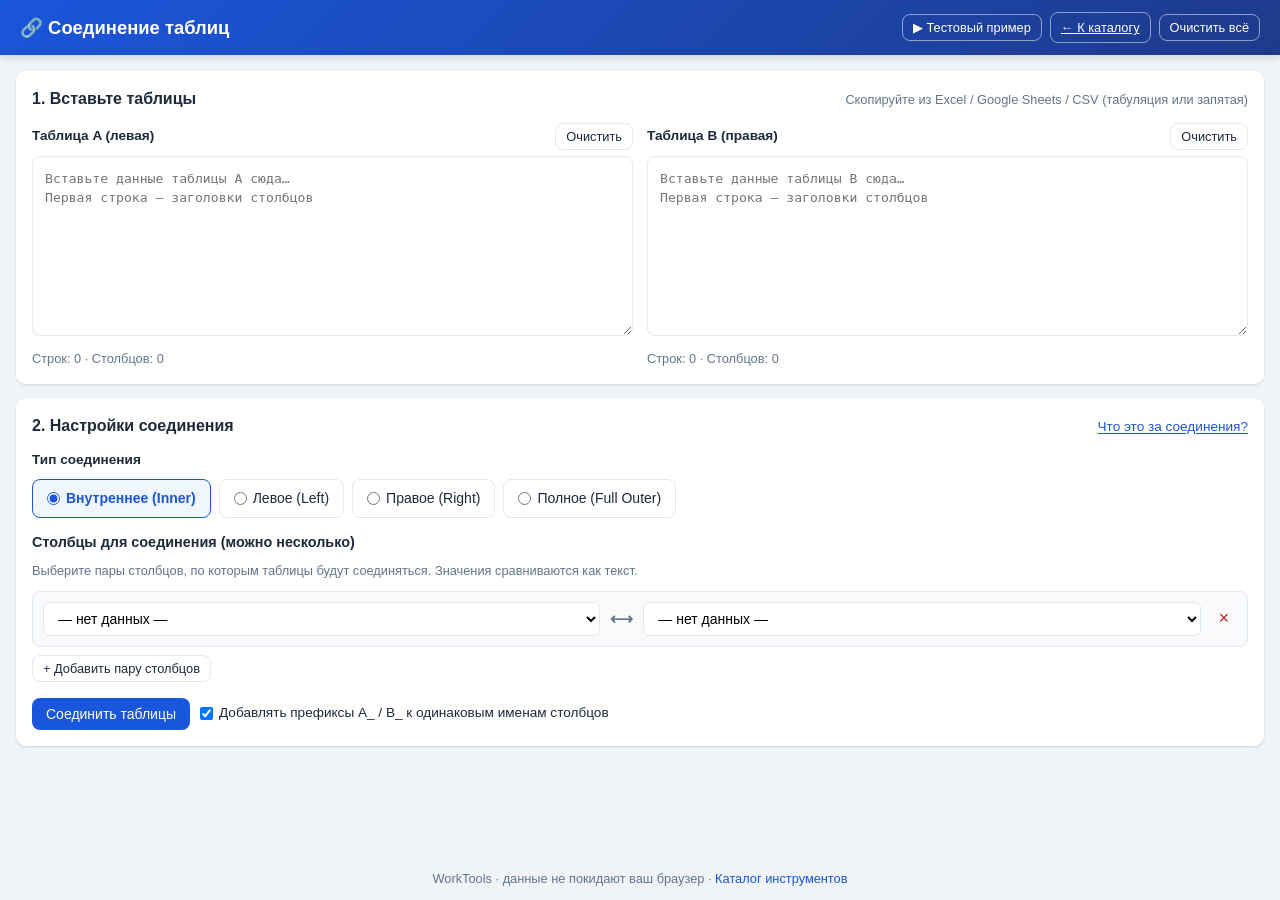
<file: tools/join/index.html>
<!DOCTYPE html>
<html lang="ru">
<head>
  <meta charset="UTF-8">
  <meta name="viewport" content="width=device-width, initial-scale=1.0">
  <!-- Yandex.Metrika counter -->
  <script type="text/javascript">
    (function(m,e,t,r,i,k,a){
        m[i]=m[i]||function(){(m[i].a=m[i].a||[]).push(arguments)};
        m[i].l=1*new Date();
        for (var j = 0; j < document.scripts.length; j++) {if (document.scripts[j].src === r) { return; }}
        k=e.createElement(t),a=e.getElementsByTagName(t)[0],k.async=1,k.src=r,a.parentNode.insertBefore(k,a)
    })(window, document,'script','https://mc.yandex.ru/metrika/tag.js?id=111442216', 'ym');
    ym(111442216, 'init', {ssr:true, webvisor:true, clickmap:true, ecommerce:"dataLayer", referrer: document.referrer, url: location.href, accurateTrackBounce:true, trackLinks:true});
  </script>
  <noscript><div><img src="https://mc.yandex.ru/watch/111442216" style="position:absolute; left:-9999px;" alt="" /></div></noscript>
  <!-- /Yandex.Metrika counter -->

  <title>Соединение таблиц — WorkTools</title>
  <style>
    :root {
      --bg: #f0f4f8;
      --card: #ffffff;
      --primary: #1a56db;
      --primary-hover: #1e429f;
      --success: #057a55;
      --danger: #c81e1e;
      --warning: #c27803;
      --border: #e2e8f0;
      --text: #1e293b;
      --muted: #64748b;
      --radius: 10px;
      --shadow: 0 1px 3px rgba(0,0,0,.08), 0 1px 2px rgba(0,0,0,.06);
    }
    * { box-sizing: border-box; margin: 0; padding: 0; }
    body {
      font-family: -apple-system, BlinkMacSystemFont, "Segoe UI", Roboto, "Helvetica Neue", Arial, sans-serif;
      background: var(--bg);
      color: var(--text);
      line-height: 1.5;
      min-height: 100vh;
    }
    .app { display: flex; flex-direction: column; min-height: 100vh; }
    header {
      background: linear-gradient(135deg, #1a56db, #1e3a8a);
      color: #fff;
      padding: 12px 20px;
      display: flex;
      align-items: center;
      justify-content: space-between;
      flex-wrap: wrap;
      gap: 10px;
      box-shadow: 0 2px 8px rgba(0,0,0,.15);
    }
    header h1 { font-size: 1.15rem; font-weight: 600; }
    header .actions { display: flex; gap: 8px; flex-wrap: wrap; align-items: center; }
    .btn {
      display: inline-flex; align-items: center; gap: 6px;
      padding: 8px 14px; border: none; border-radius: 8px;
      font-size: 0.875rem; font-weight: 500; cursor: pointer;
      transition: background .15s, transform .1s;
    }
    .btn:active { transform: scale(.98); }
    .btn:disabled { opacity: .5; cursor: not-allowed; }
    .btn-primary { background: var(--primary); color: #fff; }
    .btn-primary:hover:not(:disabled) { background: var(--primary-hover); }
    .btn-success { background: var(--success); color: #fff; }
    .btn-success:hover:not(:disabled) { background: #046c4e; }
    .btn-danger { background: var(--danger); color: #fff; }
    .btn-danger:hover:not(:disabled) { background: #9b1c1c; }
    .btn-outline {
      background: transparent; color: #fff; border: 1px solid rgba(255,255,255,.5);
    }
    .btn-outline:hover { background: rgba(255,255,255,.12); }
    .btn-sm { padding: 5px 10px; font-size: 0.8rem; }
    .btn-ghost {
      background: #fff; color: var(--text); border: 1px solid var(--border);
    }
    .btn-ghost:hover { background: #f8fafc; }
    main { flex: 1; padding: 16px; max-width: 1400px; margin: 0 auto; width: 100%; }
    .card {
      background: var(--card); border-radius: var(--radius);
      box-shadow: var(--shadow); padding: 16px; margin-bottom: 14px;
    }
    .card h2 {
      font-size: 1rem; margin-bottom: 12px;
      display: flex; align-items: center; justify-content: space-between; gap: 10px; flex-wrap: wrap;
    }
    .card h2 .hint { font-size: 0.8rem; font-weight: 400; color: var(--muted); }
    .inputs-grid {
      display: grid; grid-template-columns: 1fr 1fr; gap: 14px;
    }
    @media (max-width: 900px) {
      .inputs-grid { grid-template-columns: 1fr; }
    }
    .input-panel label {
      display: flex; justify-content: space-between; align-items: center;
      font-size: 0.85rem; font-weight: 600; margin-bottom: 6px; color: var(--text);
    }
    .input-panel textarea {
      width: 100%; min-height: 180px; max-height: 40vh;
      padding: 12px; border: 1px solid var(--border);
      border-radius: 8px; font-family: ui-monospace, SFMono-Regular, Menlo, Monaco, Consolas, monospace;
      font-size: 0.82rem; line-height: 1.45; background: #fff;
      transition: border-color .15s, box-shadow .15s;
      resize: vertical; outline: none;
    }
    .input-panel textarea:focus {
      border-color: var(--primary); box-shadow: 0 0 0 3px rgba(26,86,219,.15);
    }
    .input-panel .meta {
      margin-top: 6px; font-size: 0.8rem; color: var(--muted);
      display: flex; gap: 12px; flex-wrap: wrap;
    }
    .join-config {
      display: grid; grid-template-columns: 1fr 1fr; gap: 16px;
    }
    @media (max-width: 700px) {
      .join-config { grid-template-columns: 1fr; }
    }
    .join-type-group {
      display: flex; flex-wrap: wrap; gap: 8px;
    }
    .join-type-group label {
      display: flex; align-items: center; gap: 6px;
      padding: 8px 14px; border: 1px solid var(--border); border-radius: 8px;
      cursor: pointer; font-size: 0.875rem; background: #fff;
      transition: border-color .15s, background .15s;
    }
    .join-type-group label:hover { border-color: var(--primary); }
    .join-type-group input { accent-color: var(--primary); }
    .join-type-group input:checked + span { font-weight: 600; color: var(--primary); }
    .join-type-group label:has(input:checked) {
      border-color: var(--primary); background: #eff6ff;
    }
    .keys-section { margin-top: 14px; }
    .keys-section h3 {
      font-size: 0.9rem; margin-bottom: 8px; color: var(--text);
    }
    .key-pairs { display: flex; flex-direction: column; gap: 8px; }
    .key-pair {
      display: flex; align-items: center; gap: 10px; flex-wrap: wrap;
      padding: 10px; background: #f8fafc; border-radius: 8px; border: 1px solid var(--border);
    }
    .key-pair select {
      flex: 1; min-width: 140px; padding: 7px 10px; border: 1px solid var(--border);
      border-radius: 6px; font-size: 0.875rem; background: #fff;
    }
    .key-pair .arrow { color: var(--muted); font-weight: 600; }
    .key-pair .remove-key {
      background: none; border: none; color: var(--danger); cursor: pointer;
      font-size: 1.1rem; padding: 4px 8px; border-radius: 4px;
    }
    .key-pair .remove-key:hover { background: #fee2e2; }
    .preview-table-wrap {
      overflow: auto; max-height: 220px; border: 1px solid var(--border);
      border-radius: 8px; margin-top: 8px;
    }
    table.data-table {
      width: 100%; border-collapse: collapse; font-size: 0.8rem;
      white-space: nowrap;
    }
    table.data-table th, table.data-table td {
      padding: 6px 10px; border-bottom: 1px solid var(--border);
      border-right: 1px solid #f1f5f9; text-align: left;
    }
    table.data-table th {
      background: #f1f5f9; font-weight: 600; position: sticky; top: 0; z-index: 1;
    }
    table.data-table tr:hover td { background: #f8fafc; }
    table.data-table .key-col { background: #eff6ff; }
    table.data-table th.key-col { background: #dbeafe; }
    .result-stats {
      display: flex; flex-wrap: wrap; gap: 12px; margin-bottom: 12px;
      font-size: 0.9rem;
    }
    .stat-item {
      background: #f1f5f9; padding: 6px 12px; border-radius: 6px;
      display: flex; align-items: center; gap: 6px;
    }
    .stat-item strong { color: var(--primary); }
    .empty-state {
      text-align: center; padding: 32px 16px; color: var(--muted);
      font-size: 0.95rem;
    }
    .toolbar {
      display: flex; flex-wrap: wrap; gap: 8px; align-items: center; margin-bottom: 12px;
    }
    .alert {
      padding: 10px 14px; border-radius: 8px; font-size: 0.875rem; margin-bottom: 12px;
    }
    .alert-error { background: #fee2e2; color: #991b1b; border: 1px solid #fecaca; }
    .alert-info { background: #eff6ff; color: #1e40af; border: 1px solid #bfdbfe; }
    .alert-success { background: #d1fae5; color: #065f46; border: 1px solid #a7f3d0; }
    footer {
      text-align: center; padding: 12px; font-size: 0.8rem; color: var(--muted);
    }
    footer a { color: var(--primary); text-decoration: none; }
    .col-prefix {
      font-size: 0.75rem; color: var(--muted); margin-right: 4px;
    }
    .help-toggle {
      background: none; border: none; color: var(--primary); cursor: pointer;
      font-size: 0.85rem; font-weight: 500; padding: 0; text-decoration: underline;
      text-underline-offset: 2px;
    }
    .help-toggle:hover { color: var(--primary-hover); }
    .join-help {
      display: none; margin-top: 12px; padding: 14px; background: #f8fafc;
      border: 1px solid var(--border); border-radius: 8px; font-size: 0.85rem;
    }
    .join-help.open { display: block; }
    .join-help h4 {
      font-size: 0.9rem; margin: 0 0 8px; color: var(--text);
    }
    .join-help p { margin: 0 0 10px; color: var(--muted); line-height: 1.55; }
    .join-types-grid {
      display: grid; grid-template-columns: 1fr 1fr; gap: 10px; margin-top: 10px;
    }
    @media (max-width: 700px) {
      .join-types-grid { grid-template-columns: 1fr; }
    }
    .join-type-card {
      background: #fff; border: 1px solid var(--border); border-radius: 8px;
      padding: 12px; 
    }
    .join-type-card strong {
      display: block; margin-bottom: 4px; color: var(--primary); font-size: 0.9rem;
    }
    .join-type-card .example {
      margin-top: 6px; font-size: 0.8rem; color: var(--muted);
      font-family: ui-monospace, SFMono-Regular, Menlo, Monaco, Consolas, monospace;
      background: #f1f5f9; padding: 6px 8px; border-radius: 4px;
    }
    .join-type-card .keep {
      margin-top: 4px; font-size: 0.8rem;
    }
    .join-type-card .keep span { font-weight: 600; }
  </style>
</head>
<body>
  <div class="app">
    <header>
      <h1>🔗 Соединение таблиц</h1>
      <div class="actions">
        <button class="btn btn-outline btn-sm" id="btnDemo" type="button">▶ Тестовый пример</button>
        <a href="../../index.html" class="btn btn-outline btn-sm">← К каталогу</a>
        <button class="btn btn-outline btn-sm" id="btnClearAll">Очистить всё</button>
      </div>
    </header>

    <main>
      <!-- Input tables -->
      <div class="card">
        <h2>
          1. Вставьте таблицы
          <span class="hint">Скопируйте из Excel / Google Sheets / CSV (табуляция или запятая)</span>
        </h2>
        <div class="inputs-grid">
          <div class="input-panel">
            <label>
              Таблица A (левая)
              <button class="btn btn-ghost btn-sm" id="btnClearA" type="button">Очистить</button>
            </label>
            <textarea id="inputA" placeholder="Вставьте данные таблицы A сюда…&#10;Первая строка — заголовки столбцов"></textarea>
            <div class="meta" id="metaA">Строк: 0 · Столбцов: 0</div>
            <div class="preview-table-wrap" id="previewA" style="display:none;"></div>
          </div>
          <div class="input-panel">
            <label>
              Таблица B (правая)
              <button class="btn btn-ghost btn-sm" id="btnClearB" type="button">Очистить</button>
            </label>
            <textarea id="inputB" placeholder="Вставьте данные таблицы B сюда…&#10;Первая строка — заголовки столбцов"></textarea>
            <div class="meta" id="metaB">Строк: 0 · Столбцов: 0</div>
            <div class="preview-table-wrap" id="previewB" style="display:none;"></div>
          </div>
        </div>
      </div>

      <!-- Join config -->
      <div class="card">
        <h2>
          2. Настройки соединения
          <button type="button" class="help-toggle" id="btnToggleHelp">Что это за соединения?</button>
        </h2>

        <div class="join-help" id="joinHelp">
          <h4>Зачем соединять таблицы?</h4>
          <p>
            У вас есть две таблицы с общими данными (например, сотрудники и отделы, заказы и клиенты).
            Соединение «склеивает» строки по совпадающим значениям в выбранных столбцах — без Excel, без VLOOKUP и без формул.
          </p>
          <p>
            <strong>Ключ соединения</strong> — столбец (или несколько), по которому ищем совпадения.
            Можно выбрать несколько пар столбцов: тогда строка попадёт в результат только если совпадут <em>все</em> пары.
          </p>
          <div class="join-types-grid">
            <div class="join-type-card">
              <strong>Внутреннее (Inner)</strong>
              Только строки, у которых нашлось совпадение в <em>обеих</em> таблицах.
              Всё, что не нашлось — отбрасывается.
              <div class="keep"><span>Оставляет:</span> пересечение A ∩ B</div>
              <div class="example">A: 1,2,3 · B: 2,3,4 → результат: 2,3</div>
            </div>
            <div class="join-type-card">
              <strong>Левое (Left)</strong>
              Все строки из таблицы A. Если в B нашлось совпадение — подтягиваем данные из B.
              Если нет — ячейки из B будут пустыми.
              <div class="keep"><span>Оставляет:</span> все из A + совпадения из B</div>
              <div class="example">A: 1,2,3 · B: 2,3,4 → результат: 1,2,3</div>
            </div>
            <div class="join-type-card">
              <strong>Правое (Right)</strong>
              Все строки из таблицы B. Данные из A подтягиваются при совпадении,
              иначе ячейки из A пустые.
              <div class="keep"><span>Оставляет:</span> все из B + совпадения из A</div>
              <div class="example">A: 1,2,3 · B: 2,3,4 → результат: 2,3,4</div>
            </div>
            <div class="join-type-card">
              <strong>Полное (Full Outer)</strong>
              Все строки из A и все строки из B. Где совпало — склеиваем,
              где нет — оставляем с пустыми ячейками с другой стороны.
              <div class="keep"><span>Оставляет:</span> объединение A ∪ B</div>
              <div class="example">A: 1,2,3 · B: 2,3,4 → результат: 1,2,3,4</div>
            </div>
          </div>
          <p style="margin-top: 12px; margin-bottom: 0;">
            Нажмите <strong>«Тестовый пример»</strong> в шапке — подставятся таблицы сотрудников и отделов,
            ключ уже выбран. Попробуйте переключить тип соединения и нажмите «Соединить».
          </p>
        </div>

        <div style="margin-bottom: 14px; margin-top: 4px;">
          <div style="font-size: 0.85rem; font-weight: 600; margin-bottom: 8px;">Тип соединения</div>
          <div class="join-type-group">
            <label><input type="radio" name="joinType" value="inner" checked> <span>Внутреннее (Inner)</span></label>
            <label><input type="radio" name="joinType" value="left"> <span>Левое (Left)</span></label>
            <label><input type="radio" name="joinType" value="right"> <span>Правое (Right)</span></label>
            <label><input type="radio" name="joinType" value="full"> <span>Полное (Full Outer)</span></label>
          </div>
        </div>

        <div class="keys-section">
          <h3>Столбцы для соединения (можно несколько)</h3>
          <p style="font-size: 0.8rem; color: var(--muted); margin-bottom: 10px;">
            Выберите пары столбцов, по которым таблицы будут соединяться. Значения сравниваются как текст.
          </p>
          <div class="key-pairs" id="keyPairs"></div>
          <button class="btn btn-ghost btn-sm" id="btnAddKey" type="button" style="margin-top: 8px;">+ Добавить пару столбцов</button>
        </div>

        <div style="margin-top: 16px; display: flex; gap: 10px; flex-wrap: wrap;">
          <button class="btn btn-primary" id="btnJoin" type="button">Соединить таблицы</button>
          <label style="display: flex; align-items: center; gap: 6px; font-size: 0.85rem; cursor: pointer;">
            <input type="checkbox" id="optPrefix" checked>
            Добавлять префиксы A_ / B_ к одинаковым именам столбцов
          </label>
        </div>
        <div id="joinError" style="display:none;" class="alert alert-error"></div>
      </div>

      <!-- Result -->
      <div class="card" id="resultCard" style="display:none;">
        <h2>
          3. Результат
          <span class="hint" id="resultHint"></span>
        </h2>
        <div class="result-stats" id="resultStats"></div>
        <div class="toolbar">
          <button class="btn btn-success btn-sm" id="btnCopy">📋 Копировать</button>
          <button class="btn btn-ghost btn-sm" id="btnDownloadTsv">⬇ TSV</button>
          <button class="btn btn-ghost btn-sm" id="btnDownloadCsv">⬇ CSV</button>
        </div>
        <div id="resultAlert" style="display:none;"></div>
        <div class="preview-table-wrap" style="max-height: 50vh;" id="resultTableWrap"></div>
      </div>
    </main>

    <footer>
      WorkTools · данные не покидают ваш браузер ·
      <a href="../../index.html">Каталог инструментов</a>
    </footer>
  </div>

  <script>
    // ========== State ==========
    let tableA = null; // { headers: string[], rows: string[][] }
    let tableB = null;
    let resultTable = null;
    let keyPairCount = 0;

    // ========== Parsing ==========
    function detectDelimiter(text) {
      const firstLine = text.split(/\r?\n/).find(l => l.trim()) || '';
      const tabs = (firstLine.match(/\t/g) || []).length;
      const commas = (firstLine.match(/,/g) || []).length;
      const semis = (firstLine.match(/;/g) || []).length;
      if (tabs >= commas && tabs >= semis && tabs > 0) return '\t';
      if (semis > commas && semis > 0) return ';';
      return ',';
    }

    function parseTable(text) {
      if (!text || !text.trim()) return null;
      const delim = detectDelimiter(text);
      const lines = text.replace(/\r\n/g, '\n').replace(/\r/g, '\n').split('\n')
        .filter(l => l.trim() !== '');
      if (lines.length === 0) return null;

      const parseRow = (line) => {
        // Simple CSV/TSV parser that handles quoted fields
        const result = [];
        let current = '';
        let inQuotes = false;
        for (let i = 0; i < line.length; i++) {
          const ch = line[i];
          if (inQuotes) {
            if (ch === '"') {
              if (line[i + 1] === '"') { current += '"'; i++; }
              else inQuotes = false;
            } else current += ch;
          } else {
            if (ch === '"') inQuotes = true;
            else if (ch === delim) { result.push(current); current = ''; }
            else current += ch;
          }
        }
        result.push(current);
        return result.map(c => c.trim());
      };

      const headers = parseRow(lines[0]);
      const rows = [];
      for (let i = 1; i < lines.length; i++) {
        const cells = parseRow(lines[i]);
        // Pad or trim to header length
        while (cells.length < headers.length) cells.push('');
        if (cells.length > headers.length) cells.length = headers.length;
        rows.push(cells);
      }
      return { headers, rows, delim };
    }

    function escapeHtml(s) {
      return String(s)
        .replace(/&/g, '&amp;')
        .replace(/</g, '&lt;')
        .replace(/>/g, '&gt;')
        .replace(/"/g, '&quot;');
    }

    function renderPreview(table, containerId, maxRows = 8) {
      const el = document.getElementById(containerId);
      if (!table || !table.headers.length) {
        el.style.display = 'none';
        el.innerHTML = '';
        return;
      }
      const showRows = table.rows.slice(0, maxRows);
      let html = '<table class="data-table"><thead><tr>';
      table.headers.forEach(h => { html += `<th>${escapeHtml(h || '(пусто)')}</th>`; });
      html += '</tr></thead><tbody>';
      showRows.forEach(row => {
        html += '<tr>';
        row.forEach(c => { html += `<td>${escapeHtml(c)}</td>`; });
        html += '</tr>';
      });
      html += '</tbody></table>';
      if (table.rows.length > maxRows) {
        html += `<div style="padding:6px 10px;font-size:0.75rem;color:var(--muted);">… и ещё ${table.rows.length - maxRows} строк</div>`;
      }
      el.innerHTML = html;
      el.style.display = 'block';
    }

    function updateMeta(table, metaId) {
      const el = document.getElementById(metaId);
      if (!table) {
        el.textContent = 'Строк: 0 · Столбцов: 0';
        return;
      }
      el.textContent = `Строк: ${table.rows.length} · Столбцов: ${table.headers.length}`;
    }

    // ========== Key pairs UI ==========
    function getSelectOptions(table, selected) {
      if (!table) return '<option value="">— нет данных —</option>';
      return table.headers.map((h, i) =>
        `<option value="${i}" ${String(i) === String(selected) ? 'selected' : ''}>${escapeHtml(h || `Столбец ${i + 1}`)}</option>`
      ).join('');
    }

    function addKeyPair(idxA = '', idxB = '') {
      keyPairCount++;
      const id = keyPairCount;
      const div = document.createElement('div');
      div.className = 'key-pair';
      div.dataset.id = id;
      div.innerHTML = `
        <select class="key-a" data-id="${id}">${getSelectOptions(tableA, idxA)}</select>
        <span class="arrow">⟷</span>
        <select class="key-b" data-id="${id}">${getSelectOptions(tableB, idxB)}</select>
        <button type="button" class="remove-key" title="Удалить">×</button>
      `;
      div.querySelector('.remove-key').addEventListener('click', () => {
        div.remove();
        if (document.querySelectorAll('.key-pair').length === 0) addKeyPair();
      });
      document.getElementById('keyPairs').appendChild(div);
    }

    function refreshKeySelects() {
      document.querySelectorAll('.key-pair').forEach(pair => {
        const selA = pair.querySelector('.key-a');
        const selB = pair.querySelector('.key-b');
        const valA = selA.value;
        const valB = selB.value;
        selA.innerHTML = getSelectOptions(tableA, valA);
        selB.innerHTML = getSelectOptions(tableB, valB);
      });
    }

    function getKeyPairs() {
      const pairs = [];
      document.querySelectorAll('.key-pair').forEach(pair => {
        const a = pair.querySelector('.key-a').value;
        const b = pair.querySelector('.key-b').value;
        if (a !== '' && b !== '') {
          pairs.push({ a: parseInt(a, 10), b: parseInt(b, 10) });
        }
      });
      return pairs;
    }

    // ========== Join logic ==========
    function makeKey(row, indices) {
      return indices.map(i => String(row[i] ?? '').trim()).join('\0');
    }

    function performJoin(type, pairs, prefix) {
      if (!tableA || !tableB) throw new Error('Обе таблицы должны быть заполнены');
      if (pairs.length === 0) throw new Error('Выберите хотя бы одну пару столбцов для соединения');

      const indicesA = pairs.map(p => p.a);
      const indicesB = pairs.map(p => p.b);

      // Build index for B
      const mapB = new Map();
      tableB.rows.forEach((row, idx) => {
        const k = makeKey(row, indicesB);
        if (!mapB.has(k)) mapB.set(k, []);
        mapB.get(k).push(idx);
      });

      // Determine result headers
      const headersA = tableA.headers.slice();
      const headersB = tableB.headers.slice();
      const usedNames = new Set();
      const finalHeaders = [];
      const colSources = []; // { side: 'A'|'B', idx: number }

      headersA.forEach((h, i) => {
        let name = h || `A_col${i + 1}`;
        if (prefix || usedNames.has(name)) {
          const needsPrefix = prefix || usedNames.has(name);
          if (needsPrefix) name = 'A_' + (h || `col${i + 1}`);
        }
        // Avoid duplicate after prefix
        let unique = name;
        let n = 2;
        while (usedNames.has(unique)) {
          unique = name + '_' + n++;
        }
        usedNames.add(unique);
        finalHeaders.push(unique);
        colSources.push({ side: 'A', idx: i });
      });

      headersB.forEach((h, i) => {
        // Skip key columns from B if they match A keys? No — keep all, user may want them.
        // But commonly people drop duplicate keys. We'll keep everything and let prefix handle names.
        let name = h || `B_col${i + 1}`;
        if (prefix || usedNames.has(name)) {
          name = 'B_' + (h || `col${i + 1}`);
        }
        let unique = name;
        let n = 2;
        while (usedNames.has(unique)) {
          unique = name + '_' + n++;
        }
        usedNames.add(unique);
        finalHeaders.push(unique);
        colSources.push({ side: 'B', idx: i });
      });

      const resultRows = [];
      const matchedB = new Set();

      // Left / Inner / Full — iterate A
      if (type === 'inner' || type === 'left' || type === 'full') {
        tableA.rows.forEach(rowA => {
          const k = makeKey(rowA, indicesA);
          const matches = mapB.get(k);
          if (matches && matches.length) {
            matches.forEach(bi => {
              matchedB.add(bi);
              const rowB = tableB.rows[bi];
              const out = colSources.map(src =>
                src.side === 'A' ? (rowA[src.idx] ?? '') : (rowB[src.idx] ?? '')
              );
              resultRows.push(out);
            });
          } else if (type === 'left' || type === 'full') {
            const out = colSources.map(src =>
              src.side === 'A' ? (rowA[src.idx] ?? '') : ''
            );
            resultRows.push(out);
          }
        });
      }

      // Right / Full — unmatched B
      if (type === 'right' || type === 'full') {
        tableB.rows.forEach((rowB, bi) => {
          if (matchedB.has(bi)) return;
          // For pure right we still need to check if it would match any A,
          // but since we already collected matched from A side, unmatched are correct.
          // For right-only we didn't iterate A, so matchedB is empty — need to build mapA.
          if (type === 'right') {
            // rebuild properly
          }
          const out = colSources.map(src =>
            src.side === 'B' ? (rowB[src.idx] ?? '') : ''
          );
          resultRows.push(out);
        });
      }

      // Fix pure Right join (we didn't populate matchedB correctly for right-only)
      if (type === 'right') {
        resultRows.length = 0;
        const mapA = new Map();
        tableA.rows.forEach((row, idx) => {
          const k = makeKey(row, indicesA);
          if (!mapA.has(k)) mapA.set(k, []);
          mapA.get(k).push(idx);
        });
        tableB.rows.forEach(rowB => {
          const k = makeKey(rowB, indicesB);
          const matches = mapA.get(k);
          if (matches && matches.length) {
            matches.forEach(ai => {
              const rowA = tableA.rows[ai];
              const out = colSources.map(src =>
                src.side === 'A' ? (rowA[src.idx] ?? '') : (rowB[src.idx] ?? '')
              );
              resultRows.push(out);
            });
          } else {
            const out = colSources.map(src =>
              src.side === 'B' ? (rowB[src.idx] ?? '') : ''
            );
            resultRows.push(out);
          }
        });
      }

      return { headers: finalHeaders, rows: resultRows };
    }

    // ========== Render result ==========
    function renderResult(table) {
      const wrap = document.getElementById('resultTableWrap');
      if (!table || !table.rows.length) {
        wrap.innerHTML = '<div class="empty-state">Нет строк в результате</div>';
        return;
      }
      let html = '<table class="data-table"><thead><tr>';
      table.headers.forEach(h => { html += `<th>${escapeHtml(h)}</th>`; });
      html += '</tr></thead><tbody>';
      // Limit display for performance
      const maxShow = 500;
      const show = table.rows.slice(0, maxShow);
      show.forEach(row => {
        html += '<tr>';
        row.forEach(c => { html += `<td>${escapeHtml(c)}</td>`; });
        html += '</tr>';
      });
      html += '</tbody></table>';
      if (table.rows.length > maxShow) {
        html += `<div style="padding:8px 10px;font-size:0.8rem;color:var(--muted);">Показаны первые ${maxShow} из ${table.rows.length} строк. Полный результат доступен при копировании / скачивании.</div>`;
      }
      wrap.innerHTML = html;
    }

    function tableToTsv(table) {
      const esc = (v) => {
        const s = String(v ?? '');
        if (/[\t\n\r"]/.test(s)) return '"' + s.replace(/"/g, '""') + '"';
        return s;
      };
      const lines = [table.headers.map(esc).join('\t')];
      table.rows.forEach(r => lines.push(r.map(esc).join('\t')));
      return lines.join('\n');
    }

    function tableToCsv(table) {
      const esc = (v) => {
        const s = String(v ?? '');
        if (/[,\n\r"]/.test(s)) return '"' + s.replace(/"/g, '""') + '"';
        return s;
      };
      const lines = [table.headers.map(esc).join(',')];
      table.rows.forEach(r => lines.push(r.map(esc).join(',')));
      return lines.join('\n');
    }

    function download(filename, content, mime) {
      const blob = new Blob(['\ufeff' + content], { type: mime + ';charset=utf-8' });
      const url = URL.createObjectURL(blob);
      const a = document.createElement('a');
      a.href = url;
      a.download = filename;
      a.click();
      URL.revokeObjectURL(url);
    }

    // ========== Event handlers ==========
    function onInputA() {
      tableA = parseTable(document.getElementById('inputA').value);
      updateMeta(tableA, 'metaA');
      renderPreview(tableA, 'previewA');
      refreshKeySelects();
    }

    function onInputB() {
      tableB = parseTable(document.getElementById('inputB').value);
      updateMeta(tableB, 'metaB');
      renderPreview(tableB, 'previewB');
      refreshKeySelects();
    }

    document.getElementById('inputA').addEventListener('input', onInputA);
    document.getElementById('inputB').addEventListener('input', onInputB);
    document.getElementById('inputA').addEventListener('paste', () => setTimeout(onInputA, 0));
    document.getElementById('inputB').addEventListener('paste', () => setTimeout(onInputB, 0));

    document.getElementById('btnClearA').addEventListener('click', () => {
      document.getElementById('inputA').value = '';
      onInputA();
    });
    document.getElementById('btnClearB').addEventListener('click', () => {
      document.getElementById('inputB').value = '';
      onInputB();
    });
    document.getElementById('btnClearAll').addEventListener('click', () => {
      document.getElementById('inputA').value = '';
      document.getElementById('inputB').value = '';
      onInputA();
      onInputB();
      document.getElementById('resultCard').style.display = 'none';
      resultTable = null;
      document.getElementById('keyPairs').innerHTML = '';
      keyPairCount = 0;
      addKeyPair();
    });

    document.getElementById('btnAddKey').addEventListener('click', () => addKeyPair());

    document.getElementById('btnToggleHelp').addEventListener('click', () => {
      const help = document.getElementById('joinHelp');
      const btn = document.getElementById('btnToggleHelp');
      const open = help.classList.toggle('open');
      btn.textContent = open ? 'Скрыть объяснение' : 'Что это за соединения?';
    });

    document.getElementById('btnDemo').addEventListener('click', () => {
      // Таблица A — сотрудники (есть отделы 10, 20, 30 и сотрудник без отдела)
      const sampleA = [
        'id\tфио\tотдел_id\tдолжность',
        '1\tИванов И.И.\t10\tМенеджер',
        '2\tПетрова А.С.\t20\tБухгалтер',
        '3\tСидоров К.В.\t10\tАналитик',
        '4\tКозлова М.Н.\t30\tЮрист',
        '5\tНовиков Д.А.\t\tСтажёр'
      ].join('\n');

      // Таблица B — справочник отделов (есть 10, 20, 40 — отдел без сотрудников)
      const sampleB = [
        'отдел_id\tназвание\tгород',
        '10\tПродажи\tМосква',
        '20\tФинансы\tСанкт-Петербург',
        '40\tМаркетинг\tКазань'
      ].join('\n');

      document.getElementById('inputA').value = sampleA;
      document.getElementById('inputB').value = sampleB;
      onInputA();
      onInputB();

      // Ключ: отдел_id ↔ отдел_id
      document.getElementById('keyPairs').innerHTML = '';
      keyPairCount = 0;
      // индексы: A.отдел_id = 2, B.отдел_id = 0
      addKeyPair(2, 0);

      // По умолчанию Left — видно и сотрудников без отдела, и (при Full) отделы без людей
      document.querySelector('input[name="joinType"][value="left"]').checked = true;

      // Открыть подсказку, чтобы сразу было понятно
      const help = document.getElementById('joinHelp');
      if (!help.classList.contains('open')) {
        help.classList.add('open');
        document.getElementById('btnToggleHelp').textContent = 'Скрыть объяснение';
      }

      document.getElementById('resultCard').style.display = 'none';
      resultTable = null;

      // Автоматически соединить
      document.getElementById('btnJoin').click();
    });

    document.getElementById('btnJoin').addEventListener('click', () => {
      const errEl = document.getElementById('joinError');
      errEl.style.display = 'none';
      try {
        const type = document.querySelector('input[name="joinType"]:checked').value;
        const pairs = getKeyPairs();
        const prefix = document.getElementById('optPrefix').checked;
        resultTable = performJoin(type, pairs, prefix);

        document.getElementById('resultCard').style.display = 'block';
        const typeNames = { inner: 'Внутреннее', left: 'Левое', right: 'Правое', full: 'Полное' };
        document.getElementById('resultHint').textContent =
          `${typeNames[type]} · ${pairs.length} ключ(ей)`;

        document.getElementById('resultStats').innerHTML = `
          <div class="stat-item">Строк: <strong>${resultTable.rows.length}</strong></div>
          <div class="stat-item">Столбцов: <strong>${resultTable.headers.length}</strong></div>
          <div class="stat-item">Таблица A: <strong>${tableA.rows.length}</strong> → B: <strong>${tableB.rows.length}</strong></div>
        `;
        renderResult(resultTable);
        document.getElementById('resultCard').scrollIntoView({ behavior: 'smooth', block: 'start' });
      } catch (e) {
        errEl.textContent = e.message || String(e);
        errEl.style.display = 'block';
      }
    });

    document.getElementById('btnCopy').addEventListener('click', async () => {
      if (!resultTable) return;
      const tsv = tableToTsv(resultTable);
      try {
        await navigator.clipboard.writeText(tsv);
        const alert = document.getElementById('resultAlert');
        alert.className = 'alert alert-success';
        alert.textContent = 'Скопировано в буфер обмена (TSV — можно вставить в Excel)';
        alert.style.display = 'block';
        setTimeout(() => { alert.style.display = 'none'; }, 2500);
      } catch {
        alert('Не удалось скопировать. Попробуйте скачать файл.');
      }
    });

    document.getElementById('btnDownloadTsv').addEventListener('click', () => {
      if (!resultTable) return;
      download('join_result.tsv', tableToTsv(resultTable), 'text/tab-separated-values');
    });
    document.getElementById('btnDownloadCsv').addEventListener('click', () => {
      if (!resultTable) return;
      download('join_result.csv', tableToCsv(resultTable), 'text/csv');
    });

    // Init
    addKeyPair();
  </script>
</body>
</html>
</file>
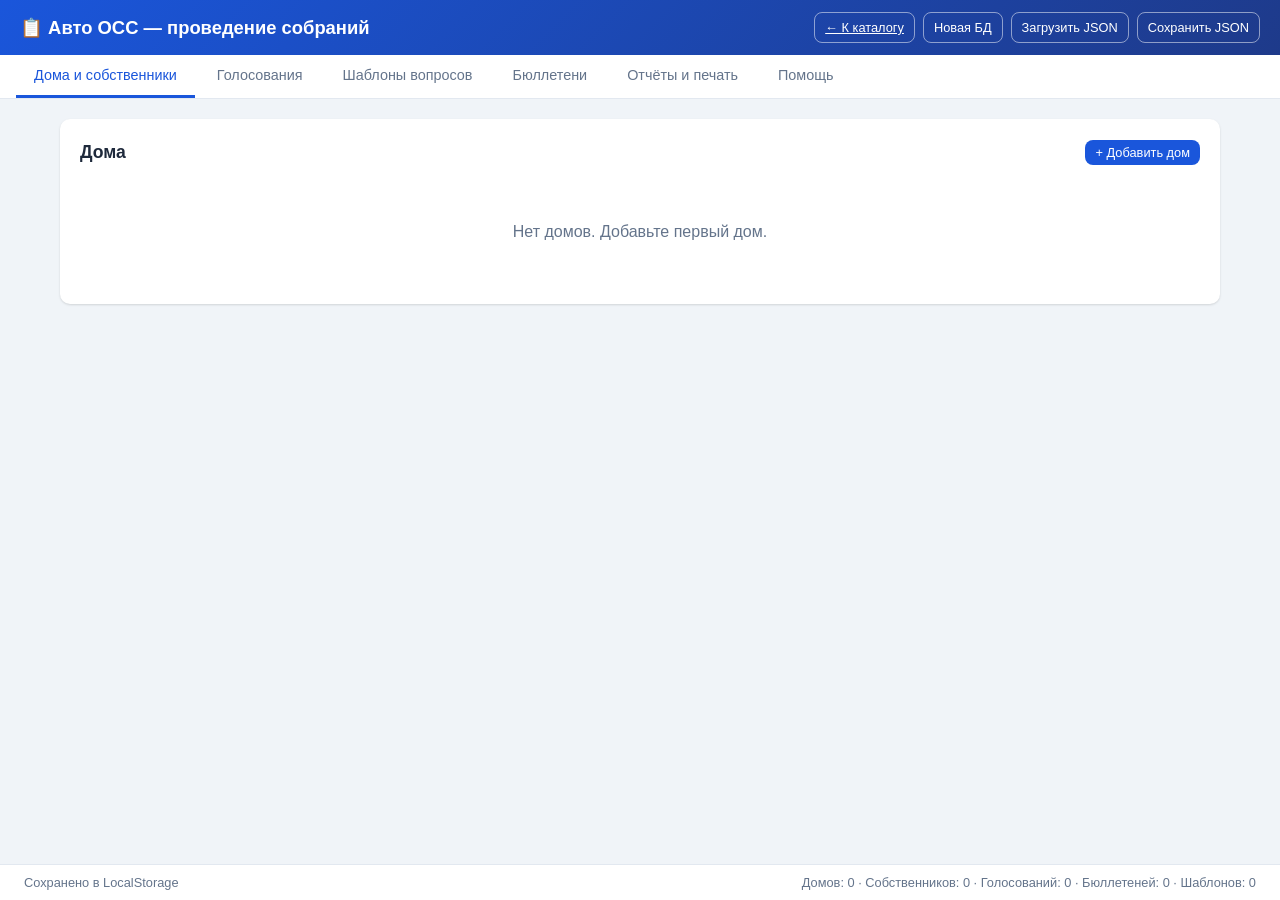
<file: tools/oss/index.html>
<!DOCTYPE html>
<html lang="ru">
<head>
  <meta charset="UTF-8">
  <meta name="viewport" content="width=device-width, initial-scale=1.0">
  <!-- Yandex.Metrika counter -->
  <script type="text/javascript">
    (function(m,e,t,r,i,k,a){
        m[i]=m[i]||function(){(m[i].a=m[i].a||[]).push(arguments)};
        m[i].l=1*new Date();
        for (var j = 0; j < document.scripts.length; j++) {if (document.scripts[j].src === r) { return; }}
        k=e.createElement(t),a=e.getElementsByTagName(t)[0],k.async=1,k.src=r,a.parentNode.insertBefore(k,a)
    })(window, document,'script','https://mc.yandex.ru/metrika/tag.js?id=111442216', 'ym');
    ym(111442216, 'init', {ssr:true, webvisor:true, clickmap:true, ecommerce:"dataLayer", referrer: document.referrer, url: location.href, accurateTrackBounce:true, trackLinks:true});
  </script>
  <noscript><div><img src="https://mc.yandex.ru/watch/111442216" style="position:absolute; left:-9999px;" alt="" /></div></noscript>
  <!-- /Yandex.Metrika counter -->

  <title>Авто ОСС — проведение собраний — WorkTools</title>
  <style>
    :root {
      --bg: #f0f4f8;
      --card: #ffffff;
      --primary: #1a56db;
      --primary-hover: #1e429f;
      --success: #057a55;
      --danger: #c81e1e;
      --warning: #c27803;
      --border: #e2e8f0;
      --text: #1e293b;
      --muted: #64748b;
      --radius: 10px;
      --shadow: 0 1px 3px rgba(0,0,0,.08), 0 1px 2px rgba(0,0,0,.06);
    }
    * { box-sizing: border-box; margin: 0; padding: 0; }
    body {
      font-family: -apple-system, BlinkMacSystemFont, "Segoe UI", Roboto, "Helvetica Neue", Arial, sans-serif;
      background: var(--bg);
      color: var(--text);
      line-height: 1.5;
      min-height: 100vh;
    }
    .app { display: flex; flex-direction: column; min-height: 100vh; }
    header {
      background: linear-gradient(135deg, #1a56db, #1e3a8a);
      color: #fff;
      padding: 12px 20px;
      display: flex;
      align-items: center;
      justify-content: space-between;
      flex-wrap: wrap;
      gap: 10px;
      box-shadow: 0 2px 8px rgba(0,0,0,.15);
    }
    header h1 { font-size: 1.15rem; font-weight: 600; }
    header .actions { display: flex; gap: 8px; flex-wrap: wrap; }
    .btn {
      display: inline-flex; align-items: center; gap: 6px;
      padding: 8px 14px; border: none; border-radius: 8px;
      font-size: 0.875rem; font-weight: 500; cursor: pointer;
      transition: background .15s, transform .1s;
    }
    .btn:active { transform: scale(.98); }
    .btn-primary { background: var(--primary); color: #fff; }
    .btn-primary:hover { background: var(--primary-hover); }
    .btn-success { background: var(--success); color: #fff; }
    .btn-success:hover { background: #046c4e; }
    .btn-danger { background: var(--danger); color: #fff; }
    .btn-danger:hover { background: #9b1c1c; }
    .btn-outline {
      background: transparent; color: #fff; border: 1px solid rgba(255,255,255,.5);
    }
    .btn-outline:hover { background: rgba(255,255,255,.12); }
    .btn-sm { padding: 5px 10px; font-size: 0.8rem; }
    .btn-ghost {
      background: #fff; color: var(--text); border: 1px solid var(--border);
    }
    .btn-ghost:hover { background: #f9fafb; }
    nav {
      background: var(--card);
      border-bottom: 1px solid var(--border);
      padding: 0 16px;
      display: flex; gap: 4px; overflow-x: auto;
    }
    nav button {
      padding: 12px 18px; border: none; background: none;
      font-size: 0.9rem; font-weight: 500; color: var(--muted);
      cursor: pointer; border-bottom: 3px solid transparent;
      white-space: nowrap; transition: color .15s, border-color .15s;
    }
    nav button:hover { color: var(--text); }
    nav button.active {
      color: var(--primary); border-bottom-color: var(--primary);
    }
    main { flex: 1; padding: 20px; max-width: 1200px; margin: 0 auto; width: 100%; }
    .panel { display: none; }
    .panel.active { display: block; }
    .card {
      background: var(--card); border-radius: var(--radius);
      box-shadow: var(--shadow); padding: 20px; margin-bottom: 16px;
    }
    .card h2 { font-size: 1.1rem; margin-bottom: 14px; display: flex; align-items: center; justify-content: space-between; gap: 12px; flex-wrap: wrap; }
    .card h3 { font-size: 1rem; margin: 16px 0 10px; color: var(--muted); }
    .form-grid {
      display: grid; grid-template-columns: repeat(auto-fit, minmax(200px, 1fr));
      gap: 12px; margin-bottom: 14px;
    }
    label { display: block; font-size: 0.8rem; font-weight: 500; color: var(--muted); margin-bottom: 4px; }
    input, select, textarea {
      width: 100%; padding: 9px 12px; border: 1px solid var(--border);
      border-radius: 8px; font-size: 0.9rem; background: #fff;
      transition: border-color .15s, box-shadow .15s;
    }
    input:focus, select:focus, textarea:focus {
      outline: none; border-color: var(--primary);
      box-shadow: 0 0 0 3px rgba(26,86,219,.15);
    }
    textarea { min-height: 100px; resize: vertical; font-family: inherit; }
    table {
      width: 100%; border-collapse: collapse; font-size: 0.875rem;
    }
    th, td { padding: 10px 12px; text-align: left; border-bottom: 1px solid var(--border); }
    th { background: #f9fafb; font-weight: 600; color: var(--muted); font-size: 0.8rem; text-transform: uppercase; letter-spacing: .03em; }
    tr:hover td { background: #f9fafb; }
    .badge {
      display: inline-block; padding: 3px 8px; border-radius: 999px;
      font-size: 0.75rem; font-weight: 600;
    }
    .badge-success { background: #def7ec; color: var(--success); }
    .badge-danger { background: #fde8e8; color: var(--danger); }
    .badge-warning { background: #fef3c7; color: var(--warning); }
    .badge-info { background: #e1effe; color: var(--primary); }
    .actions-row { display: flex; gap: 8px; flex-wrap: wrap; margin-top: 12px; }
    .empty {
      text-align: center; padding: 40px 20px; color: var(--muted);
    }
    .empty svg { width: 48px; height: 48px; margin-bottom: 12px; opacity: .4; }
    .modal-overlay {
      position: fixed; inset: 0; background: rgba(0,0,0,.45);
      display: flex; align-items: center; justify-content: center;
      z-index: 1000; padding: 16px; opacity: 0; visibility: hidden;
      transition: opacity .2s, visibility .2s;
    }
    .modal-overlay.show { opacity: 1; visibility: visible; }
    .modal {
      background: #fff; border-radius: 12px; width: 100%; max-width: 520px;
      max-height: 90vh; overflow-y: auto; padding: 24px;
      box-shadow: 0 20px 40px rgba(0,0,0,.2);
    }
    .modal h3 { margin-bottom: 16px; font-size: 1.15rem; }
    .modal .actions-row { justify-content: flex-end; margin-top: 20px; }
    .status-bar {
      font-size: 0.8rem; color: var(--muted); padding: 8px 24px;
      background: #fff; border-top: 1px solid var(--border);
      display: flex; justify-content: space-between; flex-wrap: wrap; gap: 8px;
    }
    .report {
      background: #fff; padding: 24px; border-radius: var(--radius);
      font-size: 0.95rem; line-height: 1.6;
    }
    .report h2 { text-align: center; margin-bottom: 8px; }
    .report .meta { text-align: center; color: var(--muted); margin-bottom: 20px; }
    .report .stat { margin: 12px 0; padding: 12px; background: #f9fafb; border-radius: 8px; }
    .report .question { margin: 20px 0; padding-bottom: 16px; border-bottom: 1px solid var(--border); }
    .report .result-accepted { color: var(--success); font-weight: 700; }
    .report .result-rejected { color: var(--danger); font-weight: 700; }
    .ballot-answers { display: flex; flex-direction: column; gap: 10px; }
    .ballot-q {
      padding: 12px; background: #f9fafb; border-radius: 8px;
      border: 1px solid var(--border);
      transition: background .15s, border-color .15s;
    }
    .ballot-q.ans-za {
      background: #d1fae5;
      border-color: #6ee7b7;
    }
    .ballot-q.ans-protiv {
      background: #fee2e2;
      border-color: #fca5a5;
    }
    .ballot-q.ans-vozder {
      background: #fef9c3;
      border-color: #fde047;
    }
    .ballot-q > label.q-text { font-weight: 500; color: var(--text); margin-bottom: 8px; display: block; }
    .ballot-answers.compact .ballot-q { padding: 8px 10px; }
    .ballot-answers.compact .ballot-q > label.q-text {
      font-size: 0.8rem; font-weight: 500; line-height: 1.35;
      display: -webkit-box; -webkit-box-orient: vertical; -webkit-line-clamp: 2;
      overflow: hidden; margin-bottom: 6px;
    }
    .ballot-answers.compact .ballot-q .q-resolution { display: none; }
    .voting-questions-wrap { margin-top: 12px; }
    .voting-questions-wrap.collapsed .voting-questions-body { display: none; }
    .voting-toggle-btn { font-size: 0.8rem; }
    .radio-group { display: flex; gap: 16px; flex-wrap: wrap; }
    .radio-group label { display: flex; align-items: center; gap: 6px; font-weight: 400; cursor: pointer; margin-bottom: 0; }
    .radio-group input { width: auto; }
    .owner-search-dropdown {
      position: absolute; left: 0; right: 0; top: 100%; z-index: 50;
      background: #fff; border: 1px solid var(--border); border-radius: 8px;
      box-shadow: 0 8px 24px rgba(0,0,0,.12); max-height: 240px; overflow-y: auto;
      margin-top: 4px;
    }
    .owner-search-dropdown .owner-opt {
      padding: 8px 12px; cursor: pointer; font-size: 0.85rem;
      font-family: ui-monospace, SFMono-Regular, Menlo, Monaco, Consolas, monospace;
      border-bottom: 1px solid #f3f4f6;
    }
    .owner-search-dropdown .owner-opt:last-child { border-bottom: none; }
    .owner-search-dropdown .owner-opt:hover,
    .owner-search-dropdown .owner-opt.active { background: #eff6ff; }
    .owner-search-dropdown .owner-opt-empty {
      padding: 10px 12px; color: var(--muted); font-size: 0.85rem;
    }
    .doc-actions {
      display: flex; flex-wrap: wrap; gap: 10px; margin-top: 12px;
    }
    .doc-menu {
      position: relative; display: inline-block;
    }
    .doc-menu > summary {
      list-style: none; cursor: pointer;
      display: inline-flex; align-items: center; gap: 6px;
      padding: 8px 14px; border-radius: 8px; font-size: 0.875rem; font-weight: 500;
      background: #fff; color: var(--text); border: 1px solid var(--border);
      user-select: none;
    }
    .doc-menu > summary::-webkit-details-marker { display: none; }
    .doc-menu > summary:hover { background: #f9fafb; }
    .doc-menu[open] > summary { border-color: var(--primary); color: var(--primary); }
    .doc-menu-primary > summary {
      background: var(--primary); color: #fff; border-color: var(--primary);
    }
    .doc-menu-primary > summary:hover { background: var(--primary-hover); color: #fff; }
    .doc-menu-panel {
      position: absolute; left: 0; top: calc(100% + 4px); z-index: 40;
      min-width: 220px; background: #fff; border: 1px solid var(--border);
      border-radius: 8px; box-shadow: 0 8px 24px rgba(0,0,0,.12); padding: 6px;
    }
    .doc-menu-panel button {
      display: block; width: 100%; text-align: left;
      padding: 8px 12px; border: none; background: none; border-radius: 6px;
      font-size: 0.85rem; cursor: pointer; color: var(--text);
    }
    .doc-menu-panel button:hover { background: #eff6ff; color: var(--primary); }
    .help-card { margin-bottom: 16px; }
    .help-card h2 { margin-bottom: 10px; }
    .help-card p, .help-card li { line-height: 1.55; color: var(--text); }
    .help-card ul, .help-card ol { margin: 8px 0 0 1.2em; padding: 0; }
    .help-card li { margin: 6px 0; }
    .help-steps > li { margin-bottom: 14px; }
    .help-steps ul { margin-top: 6px; }
    .help-table { width: 100%; border-collapse: collapse; font-size: 0.9rem; margin-top: 8px; }
    .help-table th, .help-table td { border: 1px solid var(--border); padding: 8px 10px; text-align: left; vertical-align: top; }
    .help-table th { background: #f3f4f6; font-weight: 600; }
    .print-only { display: none; }
    @media print {
      body * { visibility: hidden; }
      .print-area, .print-area * { visibility: visible; }
      .print-area { position: absolute; left: 0; top: 0; width: 100%; }
      .no-print { display: none !important; }
      .print-only { display: block; }
      nav, header, .status-bar { display: none !important; }
      .report { box-shadow: none; padding: 0; }
    }
    .owner-row { display: flex; gap: 8px; align-items: center; flex-wrap: wrap; }
    .owner-row input { flex: 1; min-width: 120px; }
    .toast {
      position: fixed; bottom: 24px; right: 24px; background: #111827; color: #fff;
      padding: 12px 20px; border-radius: 8px; font-size: 0.875rem;
      z-index: 2000; opacity: 0; transform: translateY(12px);
      transition: opacity .25s, transform .25s; pointer-events: none;
    }
    .toast.show { opacity: 1; transform: translateY(0); }
    .select-full { width: 100%; }
    .flex-between { display: flex; justify-content: space-between; align-items: center; gap: 12px; flex-wrap: wrap; }
  </style>
</head>
<body>
  <div class="app">
    <header class="no-print">
      <h1>📋 Авто ОСС — проведение собраний</h1>
      <div class="actions">
        <a href="../../index.html" class="btn btn-outline btn-sm">← К каталогу</a>
        <button class="btn btn-outline btn-sm" onclick="createNewDb()">Новая БД</button>
        <button class="btn btn-outline btn-sm" onclick="document.getElementById('fileInput').click()">Загрузить JSON</button>
        <input type="file" id="fileInput" accept=".json" style="display:none" onchange="loadJson(event)">
        <button class="btn btn-outline btn-sm" onclick="saveJson()">Сохранить JSON</button>
      </div>
    </header>

    <nav class="no-print">
      <button class="tab-btn active" data-tab="houses">Дома и собственники</button>
      <button class="tab-btn" data-tab="votings">Голосования</button>
      <button class="tab-btn" data-tab="templates">Шаблоны вопросов</button>
      <button class="tab-btn" data-tab="ballots">Бюллетени</button>
      <button class="tab-btn" data-tab="reports">Отчёты и печать</button>
      <button class="tab-btn" data-tab="help">Помощь</button>
    </nav>

    <main>
      <!-- ============ HOUSES ============ -->
      <div id="panel-houses" class="panel active">
        <div class="card">
          <h2>
            <span>Дома</span>
            <button class="btn btn-primary btn-sm" onclick="openHouseModal()">+ Добавить дом</button>
          </h2>
          <div id="housesList"></div>
        </div>
      </div>

      <!-- ============ VOTINGS ============ -->
      <div id="panel-votings" class="panel">
        <div class="card">
          <h2>
            <span>Голосования</span>
            <button class="btn btn-primary btn-sm" onclick="openVotingModal()">+ Создать голосование</button>
          </h2>
          <div id="votingsList"></div>
        </div>
      </div>

      <!-- ============ TEMPLATES ============ -->
      <div id="panel-templates" class="panel">
        <div class="card">
          <h2>
            <span>Шаблоны вопросов</span>
            <button class="btn btn-primary btn-sm" onclick="openTemplateModal()">+ Шаблон</button>
          </h2>
          <p style="font-size:0.85rem;color:var(--muted);margin-bottom:12px">
            Шаблоны можно повторно подставлять в любые голосования. Редактирование шаблона не меняет уже добавленные в голосования вопросы.
          </p>
          <div id="templatesList"></div>
        </div>
      </div>

      <!-- ============ BALLOTS ============ -->
      <div id="panel-ballots" class="panel">
        <div class="card">
          <h2 class="flex-between">
            <span>Ввод бюллетеней</span>
            <button class="btn btn-ghost btn-sm" id="ballotTextSizeBtn" onclick="toggleBallotTextSize()">Уменьшить размер текста вопроса</button>
          </h2>
          <div class="form-grid">
            <div>
              <label>Голосование</label>
              <select id="ballotVotingSelect" class="select-full" onchange="onBallotVotingChange()">
                <option value="">— выберите —</option>
              </select>
            </div>
            <div>
              <label>Сортировка собственников</label>
              <select id="ballotOwnerSort" class="select-full" onchange="onBallotVotingChange()">
                <option value="name">По ФИО</option>
                <option value="apartment">По квартире</option>
                <option value="area">По площади (убыв.)</option>
                <option value="area_asc">По площади (возр.)</option>
              </select>
            </div>
            <div style="position:relative">
              <label>Поиск собственника</label>
              <input type="search" id="ballotOwnerSearch" class="select-full" placeholder="Квартира, ФИО…"
                oninput="filterBallotOwners()"
                onfocus="filterBallotOwners()"
                autocomplete="off">
              <div id="ballotOwnerDropdown" class="owner-search-dropdown" style="display:none"></div>
            </div>
            <div>
              <label>Собственник (кв. · ФИО · площадь)</label>
              <select id="ballotOwnerSelect" class="select-full" style="font-family:ui-monospace,SFMono-Regular,Menlo,Monaco,Consolas,monospace;font-size:0.85rem">
                <option value="">— выберите —</option>
              </select>
            </div>
          </div>
          <div class="actions-row" id="ballotQuickFill" style="display:none;margin-bottom:12px">
            <button class="btn btn-ghost btn-sm" onclick="fillAllAnswers('За')">Все «За»</button>
            <button class="btn btn-ghost btn-sm" onclick="fillAllAnswers('Против')">Все «Против»</button>
            <button class="btn btn-ghost btn-sm" onclick="fillAllAnswers('Воздержался')">Все «Воздержался»</button>
          </div>
          <div id="ballotQuestions" class="ballot-answers"></div>
          <div class="actions-row" id="ballotActions" style="display:none">
            <button class="btn btn-success" onclick="saveBallot()">Сохранить</button>
          </div>
        </div>
        <div class="card">
          <h2>Список бюллетеней выбранного голосования</h2>
          <div id="ballotsList"></div>
        </div>
      </div>

      <!-- ============ REPORTS ============ -->
      <div id="panel-reports" class="panel">
        <div class="card no-print">
          <h2>Отчёты и печать</h2>
          <div class="form-grid">
            <div>
              <label>Голосование</label>
              <select id="reportVotingSelect" class="select-full" onchange="renderReport()">
                <option value="">— выберите —</option>
              </select>
            </div>
          </div>
          <div class="doc-actions">
            <details class="doc-menu doc-menu-primary">
              <summary>Итоговый отчёт ▾</summary>
              <div class="doc-menu-panel">
                <button type="button" onclick="printReport(); this.closest('details').open=false">🖨 Печать</button>
                <button type="button" onclick="saveReportDocx(); this.closest('details').open=false">💾 Сохранить в .docx</button>
              </div>
            </details>
            <details class="doc-menu">
              <summary>Сообщение о ОСС ▾</summary>
              <div class="doc-menu-panel">
                <button type="button" onclick="printOssNotice(); this.closest('details').open=false">🖨 Печать</button>
                <button type="button" onclick="saveOssNoticeDocx(); this.closest('details').open=false">💾 Сохранить в .docx</button>
              </div>
            </details>
            <details class="doc-menu">
              <summary>Бюллетени собственников ▾</summary>
              <div class="doc-menu-panel">
                <button type="button" onclick="printOwnerBallots(); this.closest('details').open=false">🖨 Печать</button>
                <button type="button" onclick="saveOwnerBallotsDocx(); this.closest('details').open=false">💾 Сохранить в .docx</button>
              </div>
            </details>
            <details class="doc-menu">
              <summary>Пустой бюллетень ▾</summary>
              <div class="doc-menu-panel">
                <button type="button" onclick="printBlankBallot(); this.closest('details').open=false">🖨 Печать</button>
                <button type="button" onclick="saveBlankBallotDocx(); this.closest('details').open=false">💾 Сохранить в .docx</button>
              </div>
            </details>
          </div>
        </div>
        <div id="reportArea" class="print-area"></div>
      </div>

      <!-- ============ HELP ============ -->
      <div id="panel-help" class="panel">
        <div class="card help-card">
          <h2>О программе</h2>
          <p>
            Приложение предназначено для подготовки и проведения общего собрания собственников (ОСС)
            и подсчёта бюллетеней. Работает <strong>полностью в браузере</strong>, без сервера и интернета
            (после открытия страницы). Данные хранятся в памяти браузера (LocalStorage) и могут быть
            сохранены или загружены из файла JSON.
          </p>
        </div>

        <div class="card help-card">
          <h2>Рекомендуемый порядок работы</h2>
          <ol class="help-steps">
            <li>
              <strong>Дома и собственники</strong>
              <ul>
                <li>Создайте дом: адрес, общая площадь, количество квартир.</li>
                <li>Добавьте собственников вручную или вставьте список (ФИО | квартира | площадь | документ).</li>
                <li>При необходимости отредактируйте собственника (кнопка изменения в списке).</li>
              </ul>
            </li>
            <li>
              <strong>Шаблоны вопросов</strong> (необязательно)
              <ul>
                <li>Создайте типовые вопросы, чтобы повторно использовать их в разных голосованиях.</li>
                <li>У вопроса можно указать текст, решение, тип принятия решения и способ расчёта.</li>
              </ul>
            </li>
            <li>
              <strong>Голосования</strong>
              <ul>
                <li>Создайте голосование: дом, номер, вид (очное / заочное / очно-заочное), период.</li>
                <li>Укажите инициаторов (из собственников дома), дату и время сообщения, место приёма решений.</li>
                <li>Для очного и очно-заочного — место проведения собрания.</li>
                <li>Добавьте вопросы вручную, из шаблона или отредактируйте уже добавленные.</li>
                <li>Список вопросов в карточке голосования по умолчанию свёрнут.</li>
              </ul>
            </li>
            <li>
              <strong>Бюллетени</strong>
              <ul>
                <li>Выберите голосование и собственника (есть поиск и сортировка).</li>
                <li>По умолчанию ответы стоят «Воздержался»; доступны кнопки «Все за / против / воздержался».</li>
                <li>Цвет блока вопроса меняется по ответу: зелёный — за, красный — против, жёлтый — воздержался.</li>
                <li>Сохраните бюллетень. Уже введённый можно изменить из списка бюллетеней.</li>
              </ul>
            </li>
            <li>
              <strong>Отчёты и печать</strong>
              <ul>
                <li>Выберите голосование — на экране появятся явка, кворум и результаты по вопросам.</li>
                <li>Кворум считается набранным, если проголосовало более 50% от общей площади дома.</li>
                <li>Документы: итоговый отчёт, сообщение о ОСС, бюллетени собственников, пустой бюллетень.</li>
                <li>Для каждого документа: <em>Печать</em> или <em>Сохранить в .docx</em>.</li>
              </ul>
            </li>
          </ol>
        </div>

        <div class="card help-card">
          <h2>Вкладки и функции</h2>
          <table class="help-table">
            <thead>
              <tr><th>Вкладка</th><th>Что можно сделать</th></tr>
            </thead>
            <tbody>
              <tr>
                <td>Дома и собственники</td>
                <td>Справочник домов и собственников, массовая вставка списка, правка и удаление.</td>
              </tr>
              <tr>
                <td>Голосования</td>
                <td>Создание и редактирование голосований, вопросы, инициаторы, места и даты сообщения.</td>
              </tr>
              <tr>
                <td>Шаблоны вопросов</td>
                <td>Библиотека типовых вопросов для повторного использования.</td>
              </tr>
              <tr>
                <td>Бюллетени</td>
                <td>Ввод и редактирование ответов собственников, поиск, быстрое заполнение, компактный вид текста.</td>
              </tr>
              <tr>
                <td>Отчёты и печать</td>
                <td>Подсчёт итогов, печать и выгрузка документов в Word (.docx).</td>
              </tr>
            </tbody>
          </table>
        </div>

        <div class="card help-card">
          <h2>Данные и сохранение</h2>
          <ul>
            <li><strong>Сохранить JSON</strong> — выгрузить всю базу в файл на компьютер.</li>
            <li><strong>Загрузить JSON</strong> — открыть ранее сохранённую базу.</li>
            <li><strong>Новая БД</strong> — очистить текущие данные в браузере.</li>
            <li>Промежуточное состояние автоматически пишется в LocalStorage браузера (защита от случайного закрытия вкладки).</li>
            <li>Рекомендуется периодически сохранять JSON-файл как резервную копию.</li>
          </ul>
        </div>

        <div class="card help-card">
          <h2>Подсчёт голосов</h2>
          <ul>
            <li>Голос считается по <strong>площади</strong> помещения собственника (1 м² = 1 голос).</li>
            <li>Явка — сумма площадей собственников, по которым введены бюллетени.</li>
            <li>Кворум: явка &gt; 50% общей площади дома.</li>
            <li>По каждому вопросу считаются доли «За», «Против», «Воздержался» от проголосовавших (или по формуле, заданной у вопроса).</li>
            <li>Итог «принято / не принято» зависит от выбранной для вопроса формулы принятия решения.</li>
          </ul>
        </div>

        <div class="card help-card">
          <h2>Советы</h2>
          <ul>
            <li>Сначала заполните дом и собственников — без них нельзя корректно создать голосование и ввести бюллетени.</li>
            <li>Номер голосования используется и как номер сообщения о проведении ОСС.</li>
            <li>Перед массовым вводом бюллетеней удобно распечатать пустой бюллетень или бюллетени собственников.</li>
            <li>После ввода всех бюллетеней сформируйте итоговый отчёт и при необходимости сохраните его в .docx.</li>
          </ul>
        </div>
      </div>
    </main>

    <div class="status-bar no-print">
      <span id="statusText">Готово</span>
      <span id="dbInfo">База пуста</span>
    </div>
  </div>

  <!-- Modal: House -->
  <div class="modal-overlay" id="houseModal">
    <div class="modal">
      <h3 id="houseModalTitle">Добавить дом</h3>
      <input type="hidden" id="houseId">
      <div class="form-grid">
        <div style="grid-column:1/-1">
          <label>Адрес</label>
          <input type="text" id="houseAddress" placeholder="г. Москва, ул. Пушкина, д. 10">
        </div>
        <div>
          <label>Общая площадь дома, кв. м</label>
          <input type="number" id="houseArea" step="0.01" min="0" placeholder="5000.5">
        </div>
        <div>
          <label>Количество квартир</label>
          <input type="number" id="houseApartmentsCount" step="1" min="0" placeholder="100">
        </div>
      </div>
      <div class="actions-row">
        <button class="btn btn-ghost" onclick="closeModal('houseModal')">Отмена</button>
        <button class="btn btn-primary" onclick="saveHouse()">Сохранить</button>
      </div>
    </div>
  </div>

  <!-- Modal: Owners bulk / single -->
  <div class="modal-overlay" id="ownersModal">
    <div class="modal" style="max-width:640px">
      <h3>Собственники дома</h3>
      <p style="font-size:0.85rem;color:var(--muted);margin-bottom:12px" id="ownersHouseAddr"></p>
      <input type="hidden" id="ownersHouseId">

      <h3 style="font-size:0.95rem">Массовая вставка (из Excel)</h3>
      <p style="font-size:0.8rem;color:var(--muted);margin-bottom:6px">
        Вставьте данные: <strong>ФИО</strong> → Tab → <strong>Квартира</strong> → Tab → <strong>Площадь</strong> → Tab → <strong>Номер документа</strong> (каждая строка — новый собственник)
      </p>
      <textarea id="ownersPaste" placeholder="Иванов Иван Иванович&#9;12&#9;55.2&#9;123456789&#10;Петров Пётр Петрович&#9;15&#9;42.0&#9;987654321"></textarea>
      <div class="actions-row" style="margin-bottom:16px">
        <button class="btn btn-primary btn-sm" onclick="parseOwnersPaste()">Добавить из буфера</button>
      </div>

      <h3 style="font-size:0.95rem" id="ownerFormTitle">Ручное добавление</h3>
      <input type="hidden" id="ownerId">
      <div class="form-grid">
        <div>
          <label>ФИО</label>
          <input type="text" id="ownerName">
        </div>
        <div>
          <label>Квартира</label>
          <input type="text" id="ownerApartment" placeholder="12">
        </div>
        <div>
          <label>Площадь, кв. м</label>
          <input type="number" id="ownerArea" step="0.01" min="0">
        </div>
        <div>
          <label>Номер документа</label>
          <input type="text" id="ownerDoc">
        </div>
        <div>
          <label>Тип документа</label>
          <input type="text" id="ownerDocType" value="Выписка из ЕГРН">
        </div>
      </div>
      <div class="actions-row">
        <button class="btn btn-primary btn-sm" id="ownerSaveBtn" onclick="addSingleOwner()">+ Добавить собственника</button>
        <button class="btn btn-ghost btn-sm" id="ownerCancelEditBtn" style="display:none" onclick="resetOwnerForm()">Отмена</button>
      </div>

      <h3 style="font-size:0.95rem;margin-top:20px">Список собственников</h3>
      <div id="ownersTable" style="max-height:240px;overflow-y:auto"></div>
      <div class="actions-row">
        <button class="btn btn-ghost" onclick="closeModal('ownersModal')">Закрыть</button>
      </div>
    </div>
  </div>

  <!-- Modal: Voting -->
  <div class="modal-overlay" id="votingModal">
    <div class="modal" style="max-width:640px">
      <h3 id="votingModalTitle">Создать голосование</h3>
      <input type="hidden" id="votingId">
      <div class="form-grid">
        <div style="grid-column:1/-1">
          <label>Дом</label>
          <select id="votingHouse" class="select-full" onchange="onVotingHouseChange()"></select>
        </div>
        <div>
          <label>Номер голосования (= № сообщения)</label>
          <input type="text" id="votingNumber" placeholder="1">
        </div>
        <div>
          <label>Вид голосования</label>
          <select id="votingType" onchange="onVotingTypeChange()">
            <option value="Очное">Очное</option>
            <option value="Заочное">Заочное</option>
            <option value="Очно-заочное">Очно-заочное</option>
          </select>
        </div>
        <div>
          <label>Дата начала</label>
          <input type="date" id="votingStart">
        </div>
        <div>
          <label>Дата окончания</label>
          <input type="date" id="votingEnd">
        </div>
        <div>
          <label>Дата и время сообщения</label>
          <input type="datetime-local" id="votingMessageDate">
        </div>
        <div id="votingMeetingPlaceWrap" style="grid-column:1/-1">
          <label>Место проведения собрания</label>
          <input type="text" id="votingMeetingPlace" placeholder="во дворе дома у подъезда №4">
        </div>
        <div style="grid-column:1/-1">
          <label>Место приёма решений</label>
          <input type="text" id="votingDecisionsPlace" placeholder="у входа в подъезд №4">
        </div>
        <div style="grid-column:1/-1">
          <label>Инициаторы (из собственников дома)</label>
          <div id="votingInitiatorsList" style="max-height:180px;overflow-y:auto;border:1px solid var(--border);border-radius:8px;padding:8px;background:#f9fafb">
            <p style="color:var(--muted);font-size:0.85rem;margin:0">Сначала выберите дом</p>
          </div>
        </div>
      </div>
      <div class="actions-row">
        <button class="btn btn-ghost" onclick="closeModal('votingModal')">Отмена</button>
        <button class="btn btn-primary" onclick="saveVoting()">Сохранить</button>
      </div>
    </div>
  </div>

  <!-- Modal: Question / Template -->
  <div class="modal-overlay" id="questionModal">
    <div class="modal">
      <h3 id="questionModalTitle">Добавить вопрос</h3>
      <input type="hidden" id="questionVotingId">
      <input type="hidden" id="questionId">
      <input type="hidden" id="questionMode">
      <div class="form-grid">
        <div id="templatePickRow" style="grid-column:1/-1;display:none">
          <label>Из шаблона (необязательно)</label>
          <select id="questionFromTemplate" class="select-full" onchange="applyTemplateToForm()">
            <option value="">— новый вопрос —</option>
          </select>
        </div>
        <div style="grid-column:1/-1">
          <label>Текст вопроса</label>
          <textarea id="questionText" rows="3"></textarea>
        </div>
        <div style="grid-column:1/-1">
          <label>Решение (формулировка)</label>
          <textarea id="questionResolution" rows="2" placeholder="Утвердить смету расходов на ремонт крыши в размере 1 200 000 руб."></textarea>
        </div>
        <div style="grid-column:1/-1">
          <label>Формула принятия решения</label>
          <select id="questionDecision">
            <option value="majority">Большинство от проголосовавших (>50% от сдавших бюллетени)</option>
            <option value="majority_total">Большинство от общей площади дома (>50% от total_area)</option>
            <option value="two_thirds">Квалифицированное большинство (≥2/3 от проголосовавших)</option>
            <option value="two_thirds_total">Квалифицированное большинство (≥2/3 от общей площади)</option>
          </select>
        </div>
        <div style="grid-column:1/-1" id="saveAsTemplateRow">
          <label style="display:flex;align-items:center;gap:8px;cursor:pointer;font-weight:400;color:var(--text)">
            <input type="checkbox" id="saveAsTemplate" style="width:auto">
            Также сохранить как шаблон
          </label>
        </div>
      </div>
      <div class="actions-row">
        <button class="btn btn-ghost" onclick="closeModal('questionModal')">Отмена</button>
        <button class="btn btn-primary" id="questionSaveBtn" onclick="saveQuestion()">Добавить</button>
      </div>
    </div>
  </div>

  <!-- Modal: Confirm -->
  <div class="modal-overlay" id="confirmModal">
    <div class="modal" style="max-width:400px">
      <h3 id="confirmTitle">Подтверждение</h3>
      <p id="confirmText" style="margin-bottom:16px;color:var(--muted)"></p>
      <div class="actions-row">
        <button class="btn btn-ghost" onclick="closeModal('confirmModal')">Отмена</button>
        <button class="btn btn-danger" id="confirmBtn">Удалить</button>
      </div>
    </div>
  </div>

  <div class="toast" id="toast"></div>

  <script>
    // ===================== DATA =====================
    let db = { houses: [], votings: [], question_templates: [] };
    const LS_KEY = 'oss_counter_db';

    function uuid() {
      return 'xxxxxxxx-xxxx-4xxx-yxxx-xxxxxxxxxxxx'.replace(/[xy]/g, c => {
        const r = Math.random() * 16 | 0;
        return (c === 'x' ? r : (r & 0x3 | 0x8)).toString(16);
      });
    }

    function ensureDbShape() {
      if (!db.houses) db.houses = [];
      if (!db.votings) db.votings = [];
      if (!db.question_templates) db.question_templates = [];
    }

    function saveToLS() {
      try {
        ensureDbShape();
        localStorage.setItem(LS_KEY, JSON.stringify(db));
        updateStatus();
      } catch (e) { console.warn('LS error', e); }
    }

    function loadFromLS() {
      try {
        const raw = localStorage.getItem(LS_KEY);
        if (raw) {
          db = JSON.parse(raw);
        } else {
          db = { houses: [], votings: [], question_templates: [] };
        }
        ensureDbShape();
      } catch (e) { db = { houses: [], votings: [], question_templates: [] }; }
    }

    // ===================== UTILS =====================
    function toast(msg, ms = 2500) {
      const t = document.getElementById('toast');
      t.textContent = msg;
      t.classList.add('show');
      setTimeout(() => t.classList.remove('show'), ms);
    }

    function updateStatus() {
      const houses = db.houses.length;
      const owners = db.houses.reduce((s, h) => s + (h.owners?.length || 0), 0);
      const votings = db.votings.length;
      const ballots = db.votings.reduce((s, v) => s + (v.ballots?.length || 0), 0);
      const templates = (db.question_templates || []).length;
      document.getElementById('dbInfo').textContent =
        `Домов: ${houses} · Собственников: ${owners} · Голосований: ${votings} · Бюллетеней: ${ballots} · Шаблонов: ${templates}`;
      document.getElementById('statusText').textContent = 'Сохранено в LocalStorage';
    }

    function closeModal(id) {
      document.getElementById(id).classList.remove('show');
    }

    function openModal(id) {
      document.getElementById(id).classList.add('show');
    }

    function confirmAction(title, text, onConfirm) {
      document.getElementById('confirmTitle').textContent = title;
      document.getElementById('confirmText').textContent = text;
      const btn = document.getElementById('confirmBtn');
      btn.onclick = () => { closeModal('confirmModal'); onConfirm(); };
      openModal('confirmModal');
    }

    function fmtDate(iso) {
      if (!iso) return '—';
      try {
        // поддержка YYYY-MM-DD и полного ISO
        const d = iso.length <= 10 ? new Date(iso + 'T00:00:00') : new Date(iso);
        return d.toLocaleDateString('ru-RU', { day: '2-digit', month: '2-digit', year: 'numeric' });
      } catch { return iso; }
    }

    function fmtNum(n) {
      return Number(n).toLocaleString('ru-RU', { minimumFractionDigits: 0, maximumFractionDigits: 2 });
    }

    function pct(part, total) {
      if (!total || total === 0) return '0';
      return ((part / total) * 100).toFixed(2);
    }

    // ===================== TABS =====================
    document.querySelectorAll('.tab-btn').forEach(btn => {
      btn.addEventListener('click', () => {
        document.querySelectorAll('.tab-btn').forEach(b => b.classList.remove('active'));
        document.querySelectorAll('.panel').forEach(p => p.classList.remove('active'));
        btn.classList.add('active');
        document.getElementById('panel-' + btn.dataset.tab).classList.add('active');
        if (btn.dataset.tab === 'ballots') fillBallotSelects();
        if (btn.dataset.tab === 'reports') fillReportSelect();
        if (btn.dataset.tab === 'votings') renderVotings();
        if (btn.dataset.tab === 'templates') renderTemplates();
        if (btn.dataset.tab === 'houses') renderHouses();
      });
    });

    // ===================== HOUSES =====================
    function renderHouses() {
      const el = document.getElementById('housesList');
      if (!db.houses.length) {
        el.innerHTML = '<div class="empty">Нет домов. Добавьте первый дом.</div>';
        return;
      }
      el.innerHTML = `
        <table>
          <thead><tr>
            <th>Адрес</th><th>Площадь</th><th>Квартир</th><th>Собственников</th><th></th>
          </tr></thead>
          <tbody>
            ${db.houses.map(h => `
              <tr>
                <td>${escapeHtml(h.address)}</td>
                <td>${fmtNum(h.total_area)} м²</td>
                <td>${h.apartments_count != null && h.apartments_count !== '' ? h.apartments_count : '—'}</td>
                <td>${h.owners?.length || 0}</td>
                <td>
                  <button class="btn btn-ghost btn-sm" onclick="openOwnersModal('${h.id}')">Собственники</button>
                  <button class="btn btn-ghost btn-sm" onclick="editHouse('${h.id}')">Изменить</button>
                  <button class="btn btn-danger btn-sm" onclick="deleteHouse('${h.id}')">Удалить</button>
                </td>
              </tr>
            `).join('')}
          </tbody>
        </table>`;
    }

    function openHouseModal(id = null) {
      document.getElementById('houseId').value = id || '';
      document.getElementById('houseModalTitle').textContent = id ? 'Редактировать дом' : 'Добавить дом';
      if (id) {
        const h = db.houses.find(x => x.id === id);
        document.getElementById('houseAddress').value = h.address;
        document.getElementById('houseArea').value = h.total_area;
        document.getElementById('houseApartmentsCount').value = h.apartments_count != null ? h.apartments_count : '';
      } else {
        document.getElementById('houseAddress').value = '';
        document.getElementById('houseArea').value = '';
        document.getElementById('houseApartmentsCount').value = '';
      }
      openModal('houseModal');
    }

    function editHouse(id) { openHouseModal(id); }

    function saveHouse() {
      const id = document.getElementById('houseId').value;
      const address = document.getElementById('houseAddress').value.trim();
      const area = parseFloat(document.getElementById('houseArea').value);
      const aptRaw = document.getElementById('houseApartmentsCount').value;
      const apartments_count = aptRaw === '' ? null : parseInt(aptRaw, 10);
      if (!address) { toast('Укажите адрес'); return; }
      if (isNaN(area) || area <= 0) { toast('Укажите корректную площадь'); return; }
      if (apartments_count !== null && (isNaN(apartments_count) || apartments_count < 0)) {
        toast('Укажите корректное количество квартир'); return;
      }

      if (id) {
        const h = db.houses.find(x => x.id === id);
        h.address = address;
        h.total_area = area;
        h.apartments_count = apartments_count;
      } else {
        db.houses.push({ id: uuid(), address, total_area: area, apartments_count, owners: [] });
      }
      saveToLS();
      closeModal('houseModal');
      renderHouses();
      toast('Дом сохранён');
    }

    function deleteHouse(id) {
      confirmAction('Удалить дом?', 'Все собственники и связанные голосования останутся, но дом будет удалён. Продолжить?', () => {
        db.houses = db.houses.filter(h => h.id !== id);
        saveToLS();
        renderHouses();
        toast('Дом удалён');
      });
    }

    // ===================== OWNERS =====================
    function resetOwnerForm() {
      document.getElementById('ownerId').value = '';
      document.getElementById('ownerName').value = '';
      document.getElementById('ownerApartment').value = '';
      document.getElementById('ownerArea').value = '';
      document.getElementById('ownerDoc').value = '';
      document.getElementById('ownerDocType').value = 'Выписка из ЕГРН';
      document.getElementById('ownerFormTitle').textContent = 'Ручное добавление';
      document.getElementById('ownerSaveBtn').textContent = '+ Добавить собственника';
      document.getElementById('ownerCancelEditBtn').style.display = 'none';
    }

    function openOwnersModal(houseId) {
      const h = db.houses.find(x => x.id === houseId);
      if (!h) return;
      document.getElementById('ownersHouseId').value = houseId;
      document.getElementById('ownersHouseAddr').textContent = h.address;
      document.getElementById('ownersPaste').value = '';
      resetOwnerForm();
      renderOwnersTable();
      openModal('ownersModal');
    }

    function renderOwnersTable() {
      const houseId = document.getElementById('ownersHouseId').value;
      const h = db.houses.find(x => x.id === houseId);
      const el = document.getElementById('ownersTable');
      if (!h || !h.owners?.length) {
        el.innerHTML = '<p style="color:var(--muted);font-size:0.85rem">Пока нет собственников</p>';
        return;
      }
      el.innerHTML = `
        <table>
          <thead><tr><th>ФИО</th><th>Кв.</th><th>Площадь</th><th>Документ</th><th></th></tr></thead>
          <tbody>
            ${h.owners.map(o => `
              <tr>
                <td>${escapeHtml(o.full_name)}</td>
                <td>${escapeHtml(o.apartment || '—')}</td>
                <td>${fmtNum(o.area)}</td>
                <td>${escapeHtml(o.doc_number || '')}</td>
                <td style="white-space:nowrap">
                  <button class="btn btn-ghost btn-sm" onclick="editOwner('${houseId}','${o.id}')">Изменить</button>
                  <button class="btn btn-danger btn-sm" onclick="deleteOwner('${houseId}','${o.id}')">×</button>
                </td>
              </tr>
            `).join('')}
          </tbody>
        </table>`;
    }

    function editOwner(houseId, ownerId) {
      const h = db.houses.find(x => x.id === houseId);
      if (!h) return;
      const o = (h.owners || []).find(x => x.id === ownerId);
      if (!o) return;
      document.getElementById('ownerId').value = o.id;
      document.getElementById('ownerName').value = o.full_name || '';
      document.getElementById('ownerApartment').value = o.apartment || '';
      document.getElementById('ownerArea').value = o.area != null ? o.area : '';
      document.getElementById('ownerDoc').value = o.doc_number || '';
      document.getElementById('ownerDocType').value = o.doc_type || 'Выписка из ЕГРН';
      document.getElementById('ownerFormTitle').textContent = 'Редактирование собственника';
      document.getElementById('ownerSaveBtn').textContent = 'Сохранить';
      document.getElementById('ownerCancelEditBtn').style.display = 'inline-flex';
    }

    function parseOwnersPaste() {
      const text = document.getElementById('ownersPaste').value.trim();
      if (!text) { toast('Вставьте данные'); return; }
      const houseId = document.getElementById('ownersHouseId').value;
      const h = db.houses.find(x => x.id === houseId);
      if (!h) return;
      if (!h.owners) h.owners = [];

      const lines = text.split(/\r?\n/).filter(l => l.trim());
      let added = 0;
      for (const line of lines) {
        const parts = line.split(/\t/).map(p => p.trim());
        if (parts.length < 2) continue;
        // Форматы:
        // 1) ФИО | Квартира | Площадь | Документ  (рекомендуемый)
        // 2) ФИО | Площадь | Документ              (старый)
        // 3) ФИО | Площадь
        const full_name = parts[0];
        let apartment = '';
        let area;
        let doc_number = '';
        if (parts.length >= 4) {
          apartment = parts[1];
          area = parseFloat(parts[2].replace(',', '.'));
          doc_number = parts[3];
        } else if (parts.length === 3) {
          const mid = parseFloat(parts[1].replace(',', '.'));
          const last = parseFloat(parts[2].replace(',', '.'));
          // если средняя колонка — площадь (есть десятичная часть или явно число, а третья не похожа на площадь)
          if (!isNaN(mid) && (parts[1].includes('.') || parts[1].includes(',') || isNaN(last))) {
            area = mid;
            doc_number = parts[2];
          } else {
            apartment = parts[1];
            area = last;
          }
        } else {
          area = parseFloat(parts[1].replace(',', '.'));
        }
        if (!full_name || isNaN(area)) continue;
        h.owners.push({
          id: uuid(),
          full_name,
          apartment: apartment || '',
          area,
          doc_number: doc_number || '',
          doc_type: 'Выписка из ЕГРН'
        });
        added++;
      }
      saveToLS();
      renderOwnersTable();
      renderHouses();
      document.getElementById('ownersPaste').value = '';
      toast(`Добавлено собственников: ${added}`);
    }

    function addSingleOwner() {
      const houseId = document.getElementById('ownersHouseId').value;
      const h = db.houses.find(x => x.id === houseId);
      if (!h) return;
      const ownerId = document.getElementById('ownerId').value;
      const full_name = document.getElementById('ownerName').value.trim();
      const apartment = document.getElementById('ownerApartment').value.trim();
      const area = parseFloat(document.getElementById('ownerArea').value);
      const doc_number = document.getElementById('ownerDoc').value.trim();
      const doc_type = document.getElementById('ownerDocType').value.trim() || 'Выписка из ЕГРН';
      if (!full_name) { toast('Укажите ФИО'); return; }
      if (isNaN(area) || area <= 0) { toast('Укажите площадь'); return; }
      if (!h.owners) h.owners = [];

      if (ownerId) {
        const o = h.owners.find(x => x.id === ownerId);
        if (!o) return;
        o.full_name = full_name;
        o.apartment = apartment;
        o.area = area;
        o.doc_number = doc_number;
        o.doc_type = doc_type;
        toast('Собственник обновлён');
      } else {
        h.owners.push({ id: uuid(), full_name, apartment, area, doc_number, doc_type });
        toast('Собственник добавлен');
      }
      saveToLS();
      renderOwnersTable();
      renderHouses();
      resetOwnerForm();
    }

    function deleteOwner(houseId, ownerId) {
      const h = db.houses.find(x => x.id === houseId);
      if (!h) return;
      h.owners = h.owners.filter(o => o.id !== ownerId);
      saveToLS();
      renderOwnersTable();
      renderHouses();
      toast('Собственник удалён');
    }

    // ===================== VOTINGS =====================
    // по умолчанию вопросы свёрнуты; сюда кладём id развёрнутых голосований
    const expandedVotings = new Set();

    function toggleVotingQuestions(votingId) {
      if (expandedVotings.has(votingId)) expandedVotings.delete(votingId);
      else expandedVotings.add(votingId);
      const wrap = document.getElementById('vq-' + votingId);
      const btn = document.getElementById('vq-btn-' + votingId);
      if (!wrap || !btn) return;
      const collapsed = !expandedVotings.has(votingId);
      wrap.classList.toggle('collapsed', collapsed);
      const qCount = (db.votings.find(v => v.id === votingId)?.questions || []).length;
      btn.textContent = collapsed ? `▶ Вопросы (${qCount})` : `▼ Свернуть вопросы (${qCount})`;
    }

    function renderVotings() {
      const el = document.getElementById('votingsList');
      if (!db.votings.length) {
        el.innerHTML = '<div class="empty">Нет голосований. Создайте первое.</div>';
        return;
      }
      el.innerHTML = db.votings.map(v => {
        const house = db.houses.find(h => h.id === v.house_id);
        const qCount = v.questions?.length || 0;
        const bCount = v.ballots?.length || 0;
        const collapsed = !expandedVotings.has(v.id);
        return `
          <div class="card" style="margin-bottom:12px;padding:16px">
            <div class="flex-between">
              <div>
                <strong>Голосование № ${escapeHtml(v.voting_number)}</strong>
                <span class="badge badge-info" style="margin-left:8px">${escapeHtml(v.voting_type)}</span>
                <div style="font-size:0.85rem;color:var(--muted);margin-top:4px">
                  ${house ? escapeHtml(house.address) : 'Дом удалён'} ·
                  ${fmtDate(v.period_start)} — ${fmtDate(v.period_end)}
                </div>
                <div style="font-size:0.8rem;margin-top:4px">
                  Вопросов: ${qCount} · Бюллетеней: ${bCount}
                </div>
              </div>
              <div style="display:flex;gap:6px;flex-wrap:wrap">
                <button class="btn btn-ghost btn-sm" onclick="openQuestionModal('${v.id}')">+ Вопрос</button>
                <button class="btn btn-ghost btn-sm" onclick="editVoting('${v.id}')">Изменить</button>
                <button class="btn btn-danger btn-sm" onclick="deleteVoting('${v.id}')">Удалить</button>
              </div>
            </div>
            ${qCount ? `
              <div class="voting-questions-wrap${collapsed ? ' collapsed' : ''}" id="vq-${v.id}">
                <button type="button" class="btn btn-ghost btn-sm voting-toggle-btn" id="vq-btn-${v.id}"
                  onclick="toggleVotingQuestions('${v.id}')" style="margin-top:10px">
                  ${collapsed ? `▶ Вопросы (${qCount})` : `▼ Свернуть вопросы (${qCount})`}
                </button>
                <div class="voting-questions-body" style="margin-top:8px">
                  <table>
                    <thead><tr><th>#</th><th>Вопрос</th><th>Решение</th><th>Формула</th><th></th></tr></thead>
                    <tbody>
                      ${v.questions.map((q, i) => `
                        <tr>
                          <td>${i + 1}</td>
                          <td>${escapeHtml(q.text)}</td>
                          <td style="font-size:0.85rem">${escapeHtml(q.resolution || '—')}</td>
                          <td style="font-size:0.8rem">${decisionLabel(q.decision_type)}</td>
                          <td style="white-space:nowrap">
                            <button class="btn btn-ghost btn-sm" onclick="editVotingQuestion('${v.id}','${q.id}')">Изменить</button>
                            <button class="btn btn-danger btn-sm" onclick="deleteQuestion('${v.id}','${q.id}')">×</button>
                          </td>
                        </tr>
                      `).join('')}
                    </tbody>
                  </table>
                </div>
              </div>` : '<p style="color:var(--muted);font-size:0.85rem;margin-top:8px">Добавьте вопросы</p>'}
          </div>`;
      }).join('');
    }

    function decisionLabel(type) {
      const map = {
        majority: '>50% от проголосовавших',
        majority_total: '>50% от общей площади',
        two_thirds: '≥2/3 от проголосовавших',
        two_thirds_total: '≥2/3 от общей площади'
      };
      return map[type] || type;
    }

    function onVotingTypeChange() {
      const type = document.getElementById('votingType').value;
      const wrap = document.getElementById('votingMeetingPlaceWrap');
      const show = type === 'Очное' || type === 'Очно-заочное';
      if (wrap) wrap.style.display = show ? 'block' : 'none';
    }

    function onVotingHouseChange() {
      fillVotingInitiators();
    }

    function fillVotingInitiators(selectedIds = []) {
      const houseId = document.getElementById('votingHouse').value;
      const el = document.getElementById('votingInitiatorsList');
      if (!el) return;
      const house = db.houses.find(h => h.id === houseId);
      const owners = house?.owners || [];
      if (!owners.length) {
        el.innerHTML = '<p style="color:var(--muted);font-size:0.85rem;margin:0">У дома нет собственников</p>';
        return;
      }
      const sorted = [...owners].sort((a, b) =>
        String(a.apartment || '').localeCompare(String(b.apartment || ''), 'ru', { numeric: true })
        || (a.full_name || '').localeCompare(b.full_name || '', 'ru')
      );
      const selected = new Set(selectedIds || []);
      el.innerHTML = sorted.map(o => {
        const apt = o.apartment != null && o.apartment !== '' ? `кв. ${escapeHtml(String(o.apartment))}` : 'кв. —';
        const checked = selected.has(o.id) ? ' checked' : '';
        return `<label style="display:flex;align-items:center;gap:8px;padding:4px 2px;cursor:pointer;font-size:0.85rem">
          <input type="checkbox" class="voting-initiator-cb" value="${o.id}" style="width:auto"${checked}>
          <span>${apt} — ${escapeHtml(o.full_name || '—')}</span>
        </label>`;
      }).join('');
    }

    function getSelectedInitiatorIds() {
      return [...document.querySelectorAll('.voting-initiator-cb:checked')].map(cb => cb.value);
    }

    function openVotingModal(id = null) {
      document.getElementById('votingId').value = id || '';
      document.getElementById('votingModalTitle').textContent = id ? 'Редактировать голосование' : 'Создать голосование';
      const sel = document.getElementById('votingHouse');
      sel.innerHTML = db.houses.map(h =>
        `<option value="${h.id}">${escapeHtml(h.address)}</option>`
      ).join('') || '<option value="">Нет домов</option>';

      if (id) {
        const v = db.votings.find(x => x.id === id);
        document.getElementById('votingHouse').value = v.house_id;
        document.getElementById('votingNumber').value = v.voting_number;
        document.getElementById('votingType').value = v.voting_type;
        document.getElementById('votingStart').value = toLocalInput(v.period_start);
        document.getElementById('votingEnd').value = toLocalInput(v.period_end);
        document.getElementById('votingMessageDate').value = toLocalDateTimeInput(v.message_date || '');
        document.getElementById('votingMeetingPlace').value = v.meeting_place || '';
        document.getElementById('votingDecisionsPlace').value = v.decisions_place || '';
        fillVotingInitiators(v.initiator_ids || []);
      } else {
        document.getElementById('votingNumber').value = '';
        document.getElementById('votingType').value = 'Очное';
        document.getElementById('votingStart').value = '';
        document.getElementById('votingEnd').value = '';
        document.getElementById('votingMessageDate').value = '';
        document.getElementById('votingMeetingPlace').value = '';
        document.getElementById('votingDecisionsPlace').value = '';
        fillVotingInitiators([]);
      }
      onVotingTypeChange();
      openModal('votingModal');
    }

    function toLocalInput(iso) {
      if (!iso) return '';
      try {
        // YYYY-MM-DD или полный ISO → только дата для input type="date"
        if (/^\d{4}-\d{2}-\d{2}/.test(iso)) return iso.slice(0, 10);
        const d = new Date(iso);
        const pad = n => String(n).padStart(2, '0');
        return `${d.getFullYear()}-${pad(d.getMonth()+1)}-${pad(d.getDate())}`;
      } catch { return ''; }
    }

    function toLocalDateTimeInput(iso) {
      if (!iso) return '';
      try {
        // datetime-local: YYYY-MM-DDTHH:MM
        if (/^\d{4}-\d{2}-\d{2}T\d{2}:\d{2}/.test(iso)) return iso.slice(0, 16);
        if (/^\d{4}-\d{2}-\d{2}$/.test(iso)) return iso + 'T00:00';
        const d = new Date(iso);
        if (isNaN(d.getTime())) return '';
        const pad = n => String(n).padStart(2, '0');
        return `${d.getFullYear()}-${pad(d.getMonth()+1)}-${pad(d.getDate())}T${pad(d.getHours())}:${pad(d.getMinutes())}`;
      } catch { return ''; }
    }

    function editVoting(id) { openVotingModal(id); }

    function saveVoting() {
      const id = document.getElementById('votingId').value;
      const house_id = document.getElementById('votingHouse').value;
      const voting_number = document.getElementById('votingNumber').value.trim();
      const voting_type = document.getElementById('votingType').value;
      const period_start = document.getElementById('votingStart').value || '';
      const period_end = document.getElementById('votingEnd').value || '';
      const message_date = document.getElementById('votingMessageDate').value || '';
      const meeting_place = document.getElementById('votingMeetingPlace').value.trim();
      const decisions_place = document.getElementById('votingDecisionsPlace').value.trim();
      const initiator_ids = getSelectedInitiatorIds();

      if (!house_id) { toast('Выберите дом'); return; }
      if (!voting_number) { toast('Укажите номер'); return; }

      const extra = {
        message_date,
        meeting_place: (voting_type === 'Очное' || voting_type === 'Очно-заочное') ? meeting_place : '',
        decisions_place,
        initiator_ids
      };

      if (id) {
        const v = db.votings.find(x => x.id === id);
        v.house_id = house_id;
        v.voting_number = voting_number;
        v.voting_type = voting_type;
        v.period_start = period_start;
        v.period_end = period_end;
        Object.assign(v, extra);
      } else {
        db.votings.push({
          id: uuid(),
          house_id,
          voting_number,
          period_start,
          period_end,
          voting_type,
          ...extra,
          questions: [],
          ballots: []
        });
      }
      saveToLS();
      closeModal('votingModal');
      renderVotings();
      toast('Голосование сохранено');
    }

    function deleteVoting(id) {
      confirmAction('Удалить голосование?', 'Будут удалены все вопросы и бюллетени этого голосования.', () => {
        db.votings = db.votings.filter(v => v.id !== id);
        saveToLS();
        renderVotings();
        toast('Голосование удалено');
      });
    }

    // ===================== TEMPLATES =====================
    function renderTemplates() {
      const el = document.getElementById('templatesList');
      if (!el) return;
      const list = db.question_templates || [];
      if (!list.length) {
        el.innerHTML = '<p style="color:var(--muted);font-size:0.85rem">Нет шаблонов. Создайте шаблон или отметьте «Также сохранить как шаблон» при добавлении вопроса.</p>';
        return;
      }
      el.innerHTML = `
        <table>
          <thead><tr><th>Текст</th><th>Решение</th><th>Формула</th><th></th></tr></thead>
          <tbody>
            ${list.map(t => `
              <tr>
                <td>${escapeHtml(t.text)}</td>
                <td style="font-size:0.85rem">${escapeHtml(t.resolution || '—')}</td>
                <td style="font-size:0.8rem">${decisionLabel(t.decision_type)}</td>
                <td style="white-space:nowrap">
                  <button class="btn btn-ghost btn-sm" onclick="editTemplate('${t.id}')">Изменить</button>
                  <button class="btn btn-danger btn-sm" onclick="deleteTemplate('${t.id}')">×</button>
                </td>
              </tr>
            `).join('')}
          </tbody>
        </table>`;
    }

    function fillTemplateSelect() {
      const sel = document.getElementById('questionFromTemplate');
      if (!sel) return;
      sel.innerHTML = '<option value="">— новый вопрос —</option>' +
        (db.question_templates || []).map(t =>
          `<option value="${t.id}">${escapeHtml(t.text.length > 80 ? t.text.slice(0, 80) + '…' : t.text)}</option>`
        ).join('');
    }

    function applyTemplateToForm() {
      const tid = document.getElementById('questionFromTemplate').value;
      if (!tid) return;
      const t = (db.question_templates || []).find(x => x.id === tid);
      if (!t) return;
      document.getElementById('questionText').value = t.text || '';
      document.getElementById('questionResolution').value = t.resolution || '';
      document.getElementById('questionDecision').value = t.decision_type || 'majority';
    }

    function openTemplateModal(id = null) {
      document.getElementById('questionMode').value = id ? 'template_edit' : 'template_add';
      document.getElementById('questionId').value = id || '';
      document.getElementById('questionVotingId').value = '';
      document.getElementById('questionModalTitle').textContent = id ? 'Редактировать шаблон' : 'Новый шаблон вопроса';
      document.getElementById('questionSaveBtn').textContent = id ? 'Сохранить' : 'Создать шаблон';
      document.getElementById('templatePickRow').style.display = 'none';
      document.getElementById('saveAsTemplateRow').style.display = 'none';
      document.getElementById('saveAsTemplate').checked = false;
      document.getElementById('questionFromTemplate').value = '';
      if (id) {
        const t = (db.question_templates || []).find(x => x.id === id);
        if (!t) return;
        document.getElementById('questionText').value = t.text || '';
        document.getElementById('questionResolution').value = t.resolution || '';
        document.getElementById('questionDecision').value = t.decision_type || 'majority';
      } else {
        document.getElementById('questionText').value = '';
        document.getElementById('questionResolution').value = '';
        document.getElementById('questionDecision').value = 'majority';
      }
      openModal('questionModal');
    }

    function editTemplate(id) { openTemplateModal(id); }

    function deleteTemplate(id) {
      confirmAction('Удалить шаблон?', 'Уже добавленные в голосования вопросы не изменятся.', () => {
        db.question_templates = (db.question_templates || []).filter(t => t.id !== id);
        saveToLS();
        renderTemplates();
        toast('Шаблон удалён');
      });
    }

    // ===================== QUESTIONS IN VOTING =====================
    function openQuestionModal(votingId) {
      document.getElementById('questionMode').value = 'voting_add';
      document.getElementById('questionVotingId').value = votingId;
      document.getElementById('questionId').value = '';
      document.getElementById('questionModalTitle').textContent = 'Добавить вопрос';
      document.getElementById('questionSaveBtn').textContent = 'Добавить';
      document.getElementById('templatePickRow').style.display = 'block';
      document.getElementById('saveAsTemplateRow').style.display = 'block';
      document.getElementById('saveAsTemplate').checked = false;
      fillTemplateSelect();
      document.getElementById('questionFromTemplate').value = '';
      document.getElementById('questionText').value = '';
      document.getElementById('questionResolution').value = '';
      document.getElementById('questionDecision').value = 'majority';
      openModal('questionModal');
    }

    function editVotingQuestion(votingId, qId) {
      const v = db.votings.find(x => x.id === votingId);
      if (!v) return;
      const q = (v.questions || []).find(x => x.id === qId);
      if (!q) return;
      document.getElementById('questionMode').value = 'voting_edit';
      document.getElementById('questionVotingId').value = votingId;
      document.getElementById('questionId').value = qId;
      document.getElementById('questionModalTitle').textContent = 'Редактировать вопрос';
      document.getElementById('questionSaveBtn').textContent = 'Сохранить';
      document.getElementById('templatePickRow').style.display = 'none';
      document.getElementById('saveAsTemplateRow').style.display = 'block';
      document.getElementById('saveAsTemplate').checked = false;
      document.getElementById('questionText').value = q.text || '';
      document.getElementById('questionResolution').value = q.resolution || '';
      document.getElementById('questionDecision').value = q.decision_type || 'majority';
      openModal('questionModal');
    }

    function saveQuestion() {
      const mode = document.getElementById('questionMode').value;
      const text = document.getElementById('questionText').value.trim();
      const resolution = document.getElementById('questionResolution').value.trim();
      const decision_type = document.getElementById('questionDecision').value;
      if (!text) { toast('Введите текст вопроса'); return; }

      const payload = { text, resolution, decision_type, calculation_method: 'by_area' };

      if (mode === 'template_add') {
        if (!db.question_templates) db.question_templates = [];
        db.question_templates.push({ id: uuid(), ...payload });
        saveToLS();
        closeModal('questionModal');
        renderTemplates();
        toast('Шаблон создан');
        return;
      }

      if (mode === 'template_edit') {
        const id = document.getElementById('questionId').value;
        const t = (db.question_templates || []).find(x => x.id === id);
        if (!t) return;
        Object.assign(t, payload);
        saveToLS();
        closeModal('questionModal');
        renderTemplates();
        toast('Шаблон сохранён');
        return;
      }

      // voting_add / voting_edit
      const votingId = document.getElementById('questionVotingId').value;
      const v = db.votings.find(x => x.id === votingId);
      if (!v) return;
      if (!v.questions) v.questions = [];

      let msg = '';
      if (mode === 'voting_edit') {
        const qId = document.getElementById('questionId').value;
        const q = v.questions.find(x => x.id === qId);
        if (!q) return;
        Object.assign(q, payload);
        msg = 'Вопрос обновлён';
      } else {
        const templateId = document.getElementById('questionFromTemplate').value || null;
        v.questions.push({
          id: uuid(),
          ...payload,
          template_id: templateId || undefined
        });
        msg = 'Вопрос добавлен';
      }

      if (document.getElementById('saveAsTemplate').checked) {
        if (!db.question_templates) db.question_templates = [];
        db.question_templates.push({ id: uuid(), ...payload });
        msg += ' и сохранён как шаблон';
      }

      saveToLS();
      closeModal('questionModal');
      renderVotings();
      renderTemplates();
      toast(msg);
    }

    function deleteQuestion(votingId, qId) {
      const v = db.votings.find(x => x.id === votingId);
      if (!v) return;
      v.questions = v.questions.filter(q => q.id !== qId);
      if (v.ballots) {
        v.ballots.forEach(b => {
          if (b.answers) b.answers = b.answers.filter(a => a.question_id !== qId);
        });
      }
      saveToLS();
      renderVotings();
      toast('Вопрос удалён');
    }

    // ===================== BALLOTS =====================
    function fillBallotSelects() {
      const sel = document.getElementById('ballotVotingSelect');
      const cur = sel.value;
      sel.innerHTML = '<option value="">— выберите —</option>' +
        db.votings.map(v => {
          const h = db.houses.find(x => x.id === v.house_id);
          return `<option value="${v.id}">№${escapeHtml(v.voting_number)} — ${h ? escapeHtml(h.address) : '?'}</option>`;
        }).join('');
      if (cur) sel.value = cur;
      onBallotVotingChange();
    }

    let ballotTextCompact = false;

    function getSortedOwners(owners) {
      const sort = document.getElementById('ballotOwnerSort')?.value || 'name';
      const list = [...(owners || [])];
      const aptKey = a => {
        const s = String(a.apartment || '');
        const n = parseInt(s, 10);
        return isNaN(n) ? s : n;
      };
      if (sort === 'name') {
        list.sort((a, b) => (a.full_name || '').localeCompare(b.full_name || '', 'ru'));
      } else if (sort === 'apartment') {
        list.sort((a, b) => {
          const ka = aptKey(a), kb = aptKey(b);
          if (typeof ka === 'number' && typeof kb === 'number') return ka - kb;
          return String(a.apartment || '').localeCompare(String(b.apartment || ''), 'ru', { numeric: true });
        });
      } else if (sort === 'area') {
        list.sort((a, b) => (b.area || 0) - (a.area || 0));
      } else if (sort === 'area_asc') {
        list.sort((a, b) => (a.area || 0) - (b.area || 0));
      }
      return list;
    }

    function answerClass(value) {
      if (value === 'За') return 'ans-za';
      if (value === 'Против') return 'ans-protiv';
      if (value === 'Воздержался') return 'ans-vozder';
      return '';
    }

    function updateBallotQColor(qId) {
      const block = document.getElementById('bq-' + qId);
      if (!block) return;
      const checked = document.querySelector(`input[name="ans_${qId}"]:checked`);
      block.classList.remove('ans-za', 'ans-protiv', 'ans-vozder');
      if (checked) block.classList.add(answerClass(checked.value));
    }

    function updateAllBallotQColors() {
      document.querySelectorAll('.ballot-q[data-qid]').forEach(el => {
        updateBallotQColor(el.dataset.qid);
      });
    }

    function fillAllAnswers(value) {
      const vid = document.getElementById('ballotVotingSelect').value;
      if (!vid) return;
      const v = db.votings.find(x => x.id === vid);
      if (!v?.questions) return;
      v.questions.forEach(q => {
        const radio = document.querySelector(`input[name="ans_${q.id}"][value="${value}"]`);
        if (radio) radio.checked = true;
      });
      updateAllBallotQColors();
    }

    function toggleBallotTextSize() {
      ballotTextCompact = !ballotTextCompact;
      const qEl = document.getElementById('ballotQuestions');
      const btn = document.getElementById('ballotTextSizeBtn');
      if (ballotTextCompact) {
        qEl.classList.add('compact');
        btn.textContent = 'Увеличить размер текста вопроса';
      } else {
        qEl.classList.remove('compact');
        btn.textContent = 'Уменьшить размер текста вопроса';
      }
    }

    let ballotOwnersCache = [];

    function ownerLabelParts(owners) {
      const pad = (s, n) => {
        const str = String(s ?? '');
        return str.length >= n ? str.slice(0, n) : str + ' '.repeat(n - str.length);
      };
      const aptStrs = owners.map(o => 'кв.' + (o.apartment != null && o.apartment !== '' ? String(o.apartment) : '—'));
      const nameStrs = owners.map(o => String(o.full_name || '—').trim() || '—');
      const areaStrs = owners.map(o => fmtNum(o.area) + ' м²');
      const wApt = Math.max(6, ...aptStrs.map(s => s.length));
      const wName = Math.max(10, ...nameStrs.map(s => s.length));
      return owners.map((o, i) => ({
        id: o.id,
        label: `${pad(aptStrs[i], wApt)}  ${pad(nameStrs[i], wName)}  ${areaStrs[i]}`,
        title: `${aptStrs[i]}, ${nameStrs[i]}, ${areaStrs[i]}`
      }));
    }

    function matchOwners(q) {
      let owners = ballotOwnersCache;
      const query = (q || '').trim().toLowerCase();
      if (!query) return owners;
      return owners.filter(o => {
        const apt = String(o.apartment || '').toLowerCase();
        const name = String(o.full_name || '').toLowerCase();
        const area = String(o.area ?? '');
        const doc = String(o.doc_number || '').toLowerCase();
        return apt.includes(query) || name.includes(query) || area.includes(query) || doc.includes(query);
      });
    }

    function fillBallotOwnerSelect(prevOwner, options = {}) {
      const ownerSel = document.getElementById('ballotOwnerSelect');
      if (!ownerSel) return;
      // allOwners: полный список без фильтра (после выбора из поиска)
      const owners = options.allOwners
        ? ballotOwnersCache
        : matchOwners(document.getElementById('ballotOwnerSearch')?.value || '');

      if (!owners.length) {
        ownerSel.innerHTML = '<option value="">— нет совпадений —</option>';
        return;
      }

      const parts = ownerLabelParts(owners);
      ownerSel.innerHTML = '<option value="">— выберите —</option>' +
        parts.map(p =>
          `<option value="${p.id}" title="${escapeHtml(p.title)}">${escapeHtml(p.label)}</option>`
        ).join('');
      if (prevOwner && (owners.some(o => o.id === prevOwner) || ballotOwnersCache.some(o => o.id === prevOwner))) {
        // если prevOwner есть в кэше, но отфильтрован — всё равно добавим и выберем
        if (![...ownerSel.options].some(opt => opt.value === prevOwner)) {
          const o = ballotOwnersCache.find(x => x.id === prevOwner);
          if (o) {
            const one = ownerLabelParts([o])[0];
            ownerSel.insertAdjacentHTML('beforeend',
              `<option value="${one.id}" title="${escapeHtml(one.title)}">${escapeHtml(one.label)}</option>`);
          }
        }
        ownerSel.value = prevOwner;
      }
    }

    function renderOwnerSearchDropdown() {
      const dd = document.getElementById('ballotOwnerDropdown');
      if (!dd) return;
      const q = document.getElementById('ballotOwnerSearch')?.value || '';
      if (!ballotOwnersCache.length) {
        dd.style.display = 'none';
        dd.innerHTML = '';
        return;
      }
      const owners = matchOwners(q);
      if (!owners.length) {
        dd.innerHTML = '<div class="owner-opt-empty">Нет совпадений</div>';
        dd.style.display = 'block';
        return;
      }
      const parts = ownerLabelParts(owners);
      dd.innerHTML = parts.map(p =>
        `<div class="owner-opt" data-id="${p.id}" title="${escapeHtml(p.title)}">${escapeHtml(p.label)}</div>`
      ).join('');
      dd.style.display = 'block';
      dd.querySelectorAll('.owner-opt').forEach(el => {
        el.addEventListener('mousedown', e => {
          e.preventDefault();
          selectOwnerFromSearch(el.dataset.id);
        });
      });
    }

    function selectOwnerFromSearch(ownerId) {
      const o = ballotOwnersCache.find(x => x.id === ownerId);
      if (!o) return;
      const searchEl = document.getElementById('ballotOwnerSearch');
      const ownerSel = document.getElementById('ballotOwnerSelect');
      const dd = document.getElementById('ballotOwnerDropdown');

      // полный список в select + явный выбор id (не фильтруем по тексту поиска)
      fillBallotOwnerSelect(ownerId, { allOwners: true });
      if (ownerSel) ownerSel.value = ownerId;

      if (searchEl) {
        const apt = o.apartment != null && o.apartment !== '' ? o.apartment : '—';
        searchEl.value = `кв.${apt} ${o.full_name || ''}`.trim();
      }
      if (dd) { dd.style.display = 'none'; dd.innerHTML = ''; }
    }

    function filterBallotOwners() {
      const prev = document.getElementById('ballotOwnerSelect').value;
      fillBallotOwnerSelect(prev);
      renderOwnerSearchDropdown();
    }

    function hideOwnerSearchDropdown() {
      const dd = document.getElementById('ballotOwnerDropdown');
      if (dd) { dd.style.display = 'none'; }
    }

    document.addEventListener('click', e => {
      const search = document.getElementById('ballotOwnerSearch');
      const dd = document.getElementById('ballotOwnerDropdown');
      if (search && dd) {
        const box = search.parentElement;
        if (box && !box.contains(e.target)) hideOwnerSearchDropdown();
      }
      document.querySelectorAll('details.doc-menu[open]').forEach(d => {
        if (!d.contains(e.target)) d.open = false;
      });
    });

    function onBallotVotingChange() {
      const vid = document.getElementById('ballotVotingSelect').value;
      const ownerSel = document.getElementById('ballotOwnerSelect');
      const qEl = document.getElementById('ballotQuestions');
      const actions = document.getElementById('ballotActions');
      const quick = document.getElementById('ballotQuickFill');
      const prevOwner = ownerSel.value;
      const searchEl = document.getElementById('ballotOwnerSearch');

      if (!vid) {
        ballotOwnersCache = [];
        if (searchEl) searchEl.value = '';
        hideOwnerSearchDropdown();
        ownerSel.innerHTML = '<option value="">— выберите —</option>';
        qEl.innerHTML = '';
        actions.style.display = 'none';
        quick.style.display = 'none';
        document.getElementById('ballotsList').innerHTML = '';
        return;
      }

      const v = db.votings.find(x => x.id === vid);
      const house = db.houses.find(h => h.id === v.house_id);
      ballotOwnersCache = getSortedOwners(house?.owners || []);
      fillBallotOwnerSelect(prevOwner);

      if (ballotTextCompact) qEl.classList.add('compact');
      else qEl.classList.remove('compact');

      if (!v.questions?.length) {
        qEl.innerHTML = '<p style="color:var(--muted)">У голосования нет вопросов</p>';
        actions.style.display = 'none';
        quick.style.display = 'none';
      } else {
        qEl.innerHTML = v.questions.map((q, i) => `
          <div class="ballot-q ans-vozder" id="bq-${q.id}" data-qid="${q.id}">
            <label class="q-text">${i + 1}. ${escapeHtml(q.text)}</label>
            ${q.resolution ? `<div class="q-resolution" style="font-size:0.85rem;color:var(--muted);margin:4px 0 8px">Решение: ${escapeHtml(q.resolution)}</div>` : ''}
            <div class="radio-group">
              <label><input type="radio" name="ans_${q.id}" value="За" onchange="updateBallotQColor('${q.id}')"> За</label>
              <label><input type="radio" name="ans_${q.id}" value="Против" onchange="updateBallotQColor('${q.id}')"> Против</label>
              <label><input type="radio" name="ans_${q.id}" value="Воздержался" checked onchange="updateBallotQColor('${q.id}')"> Воздержался</label>
            </div>
          </div>
        `).join('');
        actions.style.display = 'flex';
        quick.style.display = 'flex';
      }
      renderBallotsList(vid);
    }

    function saveBallot() {
      const vid = document.getElementById('ballotVotingSelect').value;
      const oid = document.getElementById('ballotOwnerSelect').value;
      if (!vid || !oid) { toast('Выберите голосование и собственника'); return; }

      const v = db.votings.find(x => x.id === vid);
      if (!v.questions?.length) { toast('Нет вопросов'); return; }

      const answers = [];
      for (const q of v.questions) {
        const checked = document.querySelector(`input[name="ans_${q.id}"]:checked`);
        if (!checked) { toast('Ответьте на все вопросы'); return; }
        answers.push({ question_id: q.id, answer: checked.value });
      }

      if (!v.ballots) v.ballots = [];
      const existing = v.ballots.findIndex(b => b.owner_id === oid);
      const ballot = { id: existing >= 0 ? v.ballots[existing].id : uuid(), owner_id: oid, answers };
      if (existing >= 0) v.ballots[existing] = ballot;
      else v.ballots.push(ballot);

      saveToLS();
      toast(existing >= 0 ? 'Бюллетень обновлён' : 'Бюллетень сохранён');

      v.questions.forEach(q => {
        const def = document.querySelector(`input[name="ans_${q.id}"][value="Воздержался"]`);
        if (def) def.checked = true;
      });
      updateAllBallotQColors();

      document.getElementById('ballotOwnerSelect').value = '';
      renderBallotsList(vid);
    }

    function renderBallotsList(vid) {
      const v = db.votings.find(x => x.id === vid);
      const el = document.getElementById('ballotsList');
      if (!v || !v.ballots?.length) {
        el.innerHTML = '<div class="empty" style="padding:20px">Бюллетеней пока нет</div>';
        return;
      }
      const house = db.houses.find(h => h.id === v.house_id);
      el.innerHTML = `
        <table>
          <thead><tr><th>Собственник</th><th>Кв.</th><th>Площадь</th><th>Ответы</th><th></th></tr></thead>
          <tbody>
            ${v.ballots.map(b => {
              const o = house?.owners?.find(x => x.id === b.owner_id);
              const ans = (b.answers || []).map(a => {
                const q = v.questions.find(qq => qq.id === a.question_id);
                return `${(v.questions.indexOf(q) + 1)}. ${a.answer}`;
              }).join('; ');
              return `<tr>
                <td>${o ? escapeHtml(o.full_name) : '?'}</td>
                <td>${o ? escapeHtml(o.apartment || '—') : '—'}</td>
                <td>${o ? fmtNum(o.area) : '—'}</td>
                <td style="font-size:0.8rem">${escapeHtml(ans)}</td>
                <td style="white-space:nowrap">
                  <button class="btn btn-ghost btn-sm" onclick="editBallot('${vid}','${b.id}')">Изменить</button>
                  <button class="btn btn-danger btn-sm" onclick="deleteBallot('${vid}','${b.id}')">×</button>
                </td>
              </tr>`;
            }).join('')}
          </tbody>
        </table>`;
    }

    function editBallot(vid, bid) {
      const v = db.votings.find(x => x.id === vid);
      if (!v) return;
      const ballot = (v.ballots || []).find(b => b.id === bid);
      if (!ballot) return;

      // убедиться, что выбранное голосование совпадает и форма вопросов отрисована
      const votingSel = document.getElementById('ballotVotingSelect');
      if (votingSel.value !== vid) {
        votingSel.value = vid;
        onBallotVotingChange();
      } else if (!v.questions?.length) {
        onBallotVotingChange();
      }

      const searchEl = document.getElementById('ballotOwnerSearch');
      if (searchEl) searchEl.value = '';
      fillBallotOwnerSelect(ballot.owner_id);
      const ownerSel = document.getElementById('ballotOwnerSelect');
      ownerSel.value = ballot.owner_id;

      (v.questions || []).forEach(q => {
        const ans = (ballot.answers || []).find(a => a.question_id === q.id);
        const value = ans?.answer || 'Воздержался';
        const radio = document.querySelector(`input[name="ans_${q.id}"][value="${value}"]`);
        if (radio) radio.checked = true;
        else {
          const def = document.querySelector(`input[name="ans_${q.id}"][value="Воздержался"]`);
          if (def) def.checked = true;
        }
      });
      updateAllBallotQColors();

      // прокрутка к форме ввода
      document.getElementById('ballotQuestions')?.scrollIntoView({ behavior: 'smooth', block: 'start' });
      toast('Бюллетень загружен для редактирования');
    }

    function deleteBallot(vid, bid) {
      const v = db.votings.find(x => x.id === vid);
      if (!v) return;
      v.ballots = v.ballots.filter(b => b.id !== bid);
      saveToLS();
      renderBallotsList(vid);
      toast('Бюллетень удалён');
    }

    // ===================== REPORTS & CALC =====================
    function fillReportSelect() {
      const sel = document.getElementById('reportVotingSelect');
      const cur = sel.value;
      sel.innerHTML = '<option value="">— выберите —</option>' +
        db.votings.map(v => {
          const h = db.houses.find(x => x.id === v.house_id);
          return `<option value="${v.id}">№${escapeHtml(v.voting_number)} — ${h ? escapeHtml(h.address) : '?'}</option>`;
        }).join('');
      if (cur) { sel.value = cur; renderReport(); }
    }

    function calcResults(voting) {
      const house = db.houses.find(h => h.id === voting.house_id);
      if (!house) return null;
      const totalArea = house.total_area || 0;
      const ownersMap = {};
      (house.owners || []).forEach(o => { ownersMap[o.id] = o; });

      let votedArea = 0;
      const results = {};
      (voting.questions || []).forEach(q => {
        results[q.id] = { za: 0, protiv: 0, vozder: 0, text: q.text, resolution: q.resolution || '', decision_type: q.decision_type };
      });

      (voting.ballots || []).forEach(b => {
        const owner = ownersMap[b.owner_id];
        if (!owner) return;
        const area = owner.area || 0;
        votedArea += area;
        (b.answers || []).forEach(a => {
          if (!results[a.question_id]) return;
          if (a.answer === 'За') results[a.question_id].za += area;
          else if (a.answer === 'Против') results[a.question_id].protiv += area;
          else results[a.question_id].vozder += area;
        });
      });

      const quorum = votedArea > totalArea * 0.5;

      const questionsOut = Object.entries(results).map(([qid, r], idx) => {
        const sum = r.za + r.protiv + r.vozder;
        let accepted = false;
        const dt = r.decision_type;
        if (dt === 'majority') accepted = r.za > sum * 0.5;
        else if (dt === 'majority_total') accepted = r.za > totalArea * 0.5;
        else if (dt === 'two_thirds') accepted = r.za >= sum * (2 / 3);
        else if (dt === 'two_thirds_total') accepted = r.za >= totalArea * (2 / 3);

        return {
          num: idx + 1,
          text: r.text,
          resolution: r.resolution,
          decision_type: dt,
          decisionLabel: decisionLabel(dt),
          za: r.za, protiv: r.protiv, vozder: r.vozder,
          zaPct: pct(r.za, sum),
          protivPct: pct(r.protiv, sum),
          vozderPct: pct(r.vozder, sum),
          accepted
        };
      });

      return {
        house,
        voting,
        totalArea,
        votedArea,
        votedPct: pct(votedArea, totalArea),
        quorum,
        questions: questionsOut
      };
    }

    function renderReport() {
      const vid = document.getElementById('reportVotingSelect').value;
      const el = document.getElementById('reportArea');
      if (!vid) { el.innerHTML = ''; return; }
      const v = db.votings.find(x => x.id === vid);
      const data = calcResults(v);
      if (!data) {
        el.innerHTML = '<div class="empty">Не удалось сформировать отчёт (дом не найден)</div>';
        return;
      }

      el.innerHTML = `
        <div class="report card">
          <h2>ИТОГОВЫЙ ОТЧЁТ ПО ГОЛОСОВАНИЮ</h2>
          <div class="meta">
            Голосование № ${escapeHtml(data.voting.voting_number)} по адресу: ${escapeHtml(data.house.address)}<br>
            Вид: ${escapeHtml(data.voting.voting_type)} · ${fmtDate(data.voting.period_start)} — ${fmtDate(data.voting.period_end)}
          </div>
          <p><strong>Общая площадь дома:</strong> ${fmtNum(data.totalArea)} кв. м.</p>

          <div class="stat">
            <strong>СТАТИСТИКА</strong><br>
            Явка / Проголосовало: <strong>${fmtNum(data.votedArea)}</strong> кв. м. (${data.votedPct}%)<br>
            Кворум: <span class="badge ${data.quorum ? 'badge-success' : 'badge-danger'}">${data.quorum ? 'Набран' : 'Не набран'}</span>
            <span style="font-size:0.8rem;color:var(--muted)">(кворум при >50% от общей площади)</span>
          </div>

          <h3 style="margin-top:20px">РЕЗУЛЬТАТЫ ПО ВОПРОСАМ</h3>
          ${data.questions.map(q => `
            <div class="question">
              <strong>${q.num}. ${escapeHtml(q.text)}</strong><br>
              ${q.resolution ? `<div style="margin:4px 0;font-size:0.9rem"><em>Решение:</em> ${escapeHtml(q.resolution)}</div>` : ''}
              <span style="font-size:0.85rem;color:var(--muted)">Формула принятия: ${q.decisionLabel}</span>
              <div style="margin-top:8px">
                «За»: <strong>${fmtNum(q.za)}</strong> кв. м. (${q.zaPct}%) ·
                «Против»: <strong>${fmtNum(q.protiv)}</strong> кв. м. (${q.protivPct}%) ·
                «Воздержался»: <strong>${fmtNum(q.vozder)}</strong> кв. м. (${q.vozderPct}%)
              </div>
              <div style="margin-top:6px">
                ИТОГО: Решение
                <span class="${q.accepted ? 'result-accepted' : 'result-rejected'}">
                  ${q.accepted ? 'ПРИНЯТО' : 'НЕ ПРИНЯТО'}
                </span>
              </div>
            </div>
          `).join('') || '<p>Нет вопросов</p>'}
        </div>`;
    }

    function printReport() {
      const vid = document.getElementById('reportVotingSelect').value;
      if (!vid) { toast('Выберите голосование'); return; }
      renderReport();
      window.print();
    }

    function openDocumentPrintWindow(html, title) {
      const w = window.open('', '_blank');
      if (!w) { toast('Разрешите всплывающие окна для печати'); return; }
      w.document.write(`<!DOCTYPE html><html><head><meta charset="UTF-8"><title>${title || 'Документ'}</title>
        <style>
          body{margin:0;font-family:-apple-system,BlinkMacSystemFont,"Segoe UI",Roboto,"Times New Roman",serif}
          @media print{body{margin:0}}
        </style></head>
        <body>${html}</body></html>`);
      w.document.close();
      w.focus();
      setTimeout(() => w.print(), 350);
    }



    // ===================== DOCX EXPORT (pure JS, offline) =====================
    function crc32(buf) {
      let c = ~0;
      for (let i = 0; i < buf.length; i++) {
        c ^= buf[i];
        for (let k = 0; k < 8; k++) c = (c >>> 1) ^ (0xedb88320 & -(c & 1));
      }
      return ~c >>> 0;
    }

    function u16(n) {
      const b = new Uint8Array(2);
      b[0] = n & 255; b[1] = (n >>> 8) & 255;
      return b;
    }
    function u32(n) {
      const b = new Uint8Array(4);
      b[0] = n & 255; b[1] = (n >>> 8) & 255; b[2] = (n >>> 16) & 255; b[3] = (n >>> 24) & 255;
      return b;
    }
    function concatBytes(parts) {
      const len = parts.reduce((s, p) => s + p.length, 0);
      const out = new Uint8Array(len);
      let off = 0;
      for (const p of parts) { out.set(p, off); off += p.length; }
      return out;
    }
    function strToUtf8(s) {
      return new TextEncoder().encode(s);
    }

    function zipStore(files) {
      // files: [{name, data: Uint8Array}]
      const localParts = [];
      const centralParts = [];
      let offset = 0;
      for (const f of files) {
        const nameBytes = strToUtf8(f.name);
        const data = f.data;
        const crc = crc32(data);
        const local = concatBytes([
          u32(0x04034b50), u16(20), u16(0), u16(0), u16(0), u16(0),
          u32(crc), u32(data.length), u32(data.length),
          u16(nameBytes.length), u16(0), nameBytes, data
        ]);
        const central = concatBytes([
          u32(0x02014b50), u16(20), u16(20), u16(0), u16(0), u16(0), u16(0),
          u32(crc), u32(data.length), u32(data.length),
          u16(nameBytes.length), u16(0), u16(0), u16(0), u16(0), u32(0), u32(offset),
          nameBytes
        ]);
        localParts.push(local);
        centralParts.push(central);
        offset += local.length;
      }
      const centralDir = concatBytes(centralParts);
      const end = concatBytes([
        u32(0x06054b50), u16(0), u16(0), u16(files.length), u16(files.length),
        u32(centralDir.length), u32(offset), u16(0)
      ]);
      return concatBytes([...localParts, centralDir, end]);
    }

    function xmlEscape(s) {
      return String(s ?? '')
        .replace(/&/g, '&amp;')
        .replace(/</g, '&lt;')
        .replace(/>/g, '&gt;')
        .replace(/"/g, '&quot;');
    }

    /** blocks: [{type:'p', text, bold?, center?, size?}, {type:'break'}] */
    function buildDocxFromBlocks(blocks) {
      const bodyParts = [];
      for (const b of blocks) {
        if (b.type === 'break') {
          bodyParts.push(`<w:p><w:r><w:br w:type="page"/></w:r></w:p>`);
          continue;
        }
        const text = xmlEscape(b.text || '');
        const jc = b.center ? '<w:jc w:val="center"/>' : (b.justify ? '<w:jc w:val="both"/>' : '');
        const bold = b.bold ? '<w:b/>' : '';
        const size = b.size ? `<w:sz w:val="${b.size}"/><w:szCs w:val="${b.size}"/>` : '<w:sz w:val="24"/><w:szCs w:val="24"/>';
        const indent = b.indent ? `<w:ind w:firstLine="567"/>` : '';
        bodyParts.push(
          `<w:p><w:pPr>${jc}${indent}<w:spacing w:after="120"/></w:pPr>` +
          `<w:r><w:rPr>${bold}${size}<w:rFonts w:ascii="Times New Roman" w:hAnsi="Times New Roman" w:cs="Times New Roman"/></w:rPr>` +
          `<w:t xml:space="preserve">${text}</w:t></w:r></w:p>`
        );
      }
      const documentXml =
        `<?xml version="1.0" encoding="UTF-8" standalone="yes"?>` +
        `<w:document xmlns:w="http://schemas.openxmlformats.org/wordprocessingml/2006/main">` +
        `<w:body>${bodyParts.join('')}` +
        `<w:sectPr><w:pgSz w:w="11906" w:h="16838"/><w:pgMar w:top="1134" w:right="1134" w:bottom="1134" w:left="1134"/></w:sectPr>` +
        `</w:body></w:document>`;

      const contentTypes =
        `<?xml version="1.0" encoding="UTF-8" standalone="yes"?>` +
        `<Types xmlns="http://schemas.openxmlformats.org/package/2006/content-types">` +
        `<Default Extension="rels" ContentType="application/vnd.openxmlformats-package.relationships+xml"/>` +
        `<Default Extension="xml" ContentType="application/xml"/>` +
        `<Override PartName="/word/document.xml" ContentType="application/vnd.openxmlformats-officedocument.wordprocessingml.document.main+xml"/>` +
        `</Types>`;

      const rels =
        `<?xml version="1.0" encoding="UTF-8" standalone="yes"?>` +
        `<Relationships xmlns="http://schemas.openxmlformats.org/package/2006/relationships">` +
        `<Relationship Id="rId1" Type="http://schemas.openxmlformats.org/officeDocument/2006/relationships/officeDocument" Target="word/document.xml"/>` +
        `</Relationships>`;

      const docRels =
        `<?xml version="1.0" encoding="UTF-8" standalone="yes"?>` +
        `<Relationships xmlns="http://schemas.openxmlformats.org/package/2006/relationships"></Relationships>`;

      const zip = zipStore([
        { name: '[Content_Types].xml', data: strToUtf8(contentTypes) },
        { name: '_rels/.rels', data: strToUtf8(rels) },
        { name: 'word/document.xml', data: strToUtf8(documentXml) },
        { name: 'word/_rels/document.xml.rels', data: strToUtf8(docRels) }
      ]);
      return new Blob([zip], { type: 'application/vnd.openxmlformats-officedocument.wordprocessingml.document' });
    }

    function downloadBlob(blob, filename) {
      const a = document.createElement('a');
      a.href = URL.createObjectURL(blob);
      a.download = filename;
      a.click();
      setTimeout(() => URL.revokeObjectURL(a.href), 2000);
    }

    function saveDocx(filename, blocks) {
      const blob = buildDocxFromBlocks(blocks);
      downloadBlob(blob, filename);
      toast('Файл .docx сохранён');
    }

    function p(text, opts = {}) {
      return { type: 'p', text, ...opts };
    }
    function pageBreak() {
      return { type: 'break' };
    }

    function getSelectedVoting() {
      const vid = document.getElementById('reportVotingSelect').value;
      if (!vid) { toast('Выберите голосование'); return null; }
      const v = db.votings.find(x => x.id === vid);
      if (!v) return null;
      const house = db.houses.find(h => h.id === v.house_id);
      if (!house) { toast('Дом не найден'); return null; }
      return { v, house };
    }

    function buildReportBlocks(data) {
      const blocks = [
        p('ИТОГОВЫЙ ОТЧЁТ ПО ГОЛОСОВАНИЮ', { bold: true, center: true, size: 28 }),
        p(`Голосование № ${data.voting.voting_number} по адресу: ${data.house.address}`, { center: true }),
        p(`Вид: ${data.voting.voting_type} · ${fmtDate(data.voting.period_start)} — ${fmtDate(data.voting.period_end)}`, { center: true }),
        p(`Общая площадь дома: ${fmtNum(data.totalArea)} кв. м.`),
        p(`СТАТИСТИКА`, { bold: true }),
        p(`Явка / Проголосовало: ${fmtNum(data.votedArea)} кв. м. (${data.votedPct}%)`),
        p(`Кворум: ${data.quorum ? 'Набран' : 'Не набран'} (кворум при >50% от общей площади)`),
        p('РЕЗУЛЬТАТЫ ПО ВОПРОСАМ', { bold: true })
      ];
      data.questions.forEach(q => {
        blocks.push(p(`${q.num}. ${q.text}`, { bold: true }));
        if (q.resolution) blocks.push(p(`Решение: ${q.resolution}`));
        blocks.push(p(`Формула принятия: ${q.decisionLabel}`));
        blocks.push(p(`«За»: ${fmtNum(q.za)} кв. м. (${q.zaPct}%) · «Против»: ${fmtNum(q.protiv)} кв. м. (${q.protivPct}%) · «Воздержался»: ${fmtNum(q.vozder)} кв. м. (${q.vozderPct}%)`));
        blocks.push(p(`ИТОГО: Решение ${q.accepted ? 'ПРИНЯТО' : 'НЕ ПРИНЯТО'}`, { bold: true }));
      });
      return blocks;
    }

    function saveReportDocx() {
      const sel = getSelectedVoting();
      if (!sel) return;
      const data = calcResults(sel.v);
      if (!data) { toast('Не удалось сформировать отчёт'); return; }
      const num = sel.v.voting_number || 'x';
      saveDocx(`itogi_golosovanie_${num}.docx`, buildReportBlocks(data));
    }

    function buildBallotBlocks(v, house, o) {
      const periodStr = (v.period_start || v.period_end)
        ? `с ${fmtDateLong(v.period_start)} по ${fmtDateLong(v.period_end)}`
        : 'с ______________ по ______________';
      const formPhrase = votingFormPhrase(v.voting_type);
      const address = house.address || '________________';
      const hasOwner = !!(o && o.full_name);
      const fio = hasOwner ? o.full_name : '________________________________';
      const apt = (o && o.apartment) ? String(o.apartment) : '______';
      const area = (o && o.area != null) ? fmtNum(o.area) : '_____';
      const docNum = (o && o.doc_number) ? String(o.doc_number) : '____________________';

      const blocks = [
        p('Решения (бюллетень)', { bold: true, center: true, size: 28 }),
        p(`Собственника помещения на общем собрании собственников помещений многоквартирного дома ${address} ${periodStr} в форме ${formPhrase}`, { justify: true }),
        p(`${fio} - кв. ${apt}`),
        p('(Ф. И. О. собственника)', { center: true, size: 20 }),
        p(`Документ на право собственности № ${docNum}`),
        p(`Площадь помещения, приходящегося на собственника исходя из принадлежащей ему доли ${area} кв. м.`)
      ];
      (v.questions || []).forEach((q, i) => {
        if (i > 0) blocks.push(p('────────────────────────────────────────'));
        blocks.push(p(`${i + 1}. ${q.text}`, { bold: true }));
        if (q.resolution) blocks.push(p(`Решение: ${q.resolution}`));
        blocks.push(p('☐ За      ☐ Против      ☐ Воздержался'));
      });
      blocks.push(p('Дата голосования «___»___________20__ / _______________________________ / _____________'));
      blocks.push(p('(Ф.И.О. собственника помещения)                    (подпись)', { size: 20 }));
      blocks.push(p('Представитель ________________________________________________ / _______________'));
      blocks.push(p('(Ф.И.О. представителя)                    (подпись)', { size: 20 }));
      return blocks;
    }

    function saveOwnerBallotsDocx() {
      const sel = getSelectedVoting();
      if (!sel) return;
      const { v, house } = sel;
      const owners = house.owners || [];
      if (!owners.length) { toast('Нет собственников'); return; }
      if (!v.questions?.length) { toast('Нет вопросов'); return; }
      const blocks = [];
      owners.forEach((o, i) => {
        if (i > 0) blocks.push(pageBreak());
        blocks.push(...buildBallotBlocks(v, house, o));
      });
      saveDocx(`byulleteni_sobstvenniki_${v.voting_number || 'x'}.docx`, blocks);
    }

    function saveBlankBallotDocx() {
      const sel = getSelectedVoting();
      if (!sel) return;
      const { v, house } = sel;
      if (!v.questions?.length) { toast('Нет вопросов'); return; }
      saveDocx(`byulleten_pustoy_${v.voting_number || 'x'}.docx`, buildBallotBlocks(v, house, null));
    }

    function buildOssNoticeBlocks(v, house) {
      const ownersMap = {};
      (house.owners || []).forEach(o => { ownersMap[o.id] = o; });
      const initiators = (v.initiator_ids || []).map(id => ownersMap[id]).filter(Boolean);
      const initText = initiators.length
        ? initiators.map(o => {
            const apt = o.apartment != null && o.apartment !== '' ? `кв. N${o.apartment}` : 'кв. N___';
            return `${shortOwnerName(o.full_name)} – собственника ${apt}`;
          }).join(', ')
        : '________________ – собственника кв. N___';

      const formPhrase = votingFormPhrase(v.voting_type);
      const isOchnoe = v.voting_type === 'Очное' || v.voting_type === 'Очно-заочное';
      const isZaochnoe = v.voting_type === 'Заочное' || v.voting_type === 'Очно-заочное';
      const address = house.address || '________________';
      const msgNum = v.voting_number || '___';
      const startLong = fmtDateLong(v.period_start);
      const endLong = fmtDateLong(v.period_end);
      const msgDate = v.message_date ? fmtDateTimeLong(v.message_date) : '«___» __________ 20__ г. __:__';
      const meetingPlace = v.meeting_place || '________________';
      const decisionsPlace = v.decisions_place || '________________';
      const materialsPlace = decisionsPlace || meetingPlace || '________________';

      const blocks = [
        p(`Сообщение №${msgNum}`, { bold: true, center: true, size: 28 }),
        p(`О проведении общего собрания собственников помещений в многоквартирном доме ${address}.`, { bold: true, center: true }),
        p('Уважаемые собственники жилых помещений!'),
        p(`Сообщаем вам, что по инициативе ${initText} созывается общее собрание собственников помещений в форме ${formPhrase} для обсуждения вопросов повестки дня и принятия по ним решений.`, { justify: true })
      ];
      if (isOchnoe) {
        blocks.push(p(`Дата проведения собрания в форме совместного присутствия собственников помещений (очного голосования) ${startLong} во дворе / в месте: ${meetingPlace}. Регистрация участников собрания — до начала собрания.`, { justify: true }));
      }
      if (isZaochnoe) {
        blocks.push(p(`Приём решений собственников, проголосовавших заочно с ${startLong} по ${endLong} по адресу (месту): ${decisionsPlace}.`, { justify: true }));
      } else if (v.decisions_place) {
        blocks.push(p(`Место приёма решений: ${decisionsPlace}.`, { justify: true }));
      }
      blocks.push(p('Повестка дня собрания:', { bold: true }));
      const questions = v.questions || [];
      if (questions.length) {
        questions.forEach((q, i) => blocks.push(p(`${i + 1}. ${q.text}`)));
      } else {
        blocks.push(p('1. ________________'));
      }
      blocks.push(p(`Собственники помещений могут ознакомиться с материалами к общему собранию и предложить свои кандидатуры для избрания председателем, секретарём и членами счётной комиссии общего собрания по месту: ${materialsPlace}.`, { justify: true }));
      blocks.push(p('Количество голосов, которым обладает каждый собственник на общем собрании, пропорционально его доле в праве собственности на общую площадь жилого помещения.', { justify: true }));
      blocks.push(p('Решения общего собрания собственников являются обязательными для всех собственников, в том числе для тех, которые не участвовали в голосовании.', { justify: true }));
      blocks.push(p(`Если собственник не может принять личное участие в голосовании, то за него может проголосовать представитель по доверенности на голосование (с образцом доверенности можно ознакомиться по месту: ${materialsPlace}).`, { justify: true }));
      blocks.push(p('За детей собственников до 14 лет голосуют родители, усыновители или опекуны, с 14 до 18 лет дети – собственники голосуют с согласия родителей.', { justify: true }));
      blocks.push(p(`С уважением, инициатор собрания                              ${msgDate}`));
      return blocks;
    }

    function saveOssNoticeDocx() {
      const sel = getSelectedVoting();
      if (!sel) return;
      saveDocx(`soobshchenie_oss_${sel.v.voting_number || 'x'}.docx`, buildOssNoticeBlocks(sel.v, sel.house));
    }

    function fmtDateLong(iso) {
      if (!iso) return '«___» __________ 20__ г.';
      try {
        const d = iso.length <= 10 ? new Date(iso + 'T00:00:00') : new Date(iso);
        const months = ['января','февраля','марта','апреля','мая','июня','июля','августа','сентября','октября','ноября','декабря'];
        return `${d.getDate()} ${months[d.getMonth()]} ${d.getFullYear()} г.`;
      } catch { return iso; }
    }

    function fmtDateTimeLong(iso) {
      if (!iso) return '«___» __________ 20__ г. __:__';
      try {
        const d = iso.length <= 10 ? new Date(iso + 'T00:00:00') : new Date(iso);
        if (isNaN(d.getTime())) return iso;
        const months = ['января','февраля','марта','апреля','мая','июня','июля','августа','сентября','октября','ноября','декабря'];
        const pad = n => String(n).padStart(2, '0');
        const hasTime = iso.length > 10;
        const timePart = hasTime ? ` ${pad(d.getHours())}:${pad(d.getMinutes())}` : '';
        return `${d.getDate()} ${months[d.getMonth()]} ${d.getFullYear()} г.${timePart}`;
      } catch { return iso; }
    }

    function votingFormPhrase(type) {
      const t = (type || '').toLowerCase();
      if (t.includes('очно-заоч') || t.includes('очно – заоч') || t.includes('очно-заоч')) {
        return 'очно – заочного голосования';
      }
      if (t.includes('заоч')) return 'заочного голосования';
      if (t.includes('очн')) return 'очного голосования';
      return (type || 'голосования').toLowerCase() + (String(type || '').toLowerCase().includes('голосов') ? '' : ' голосования');
    }

    function buildBallotPageHtml(v, house, o) {
      const periodStr = (v.period_start || v.period_end)
        ? `с ${fmtDateLong(v.period_start)} по ${fmtDateLong(v.period_end)}`
        : 'с ______________ по ______________';
      const formPhrase = votingFormPhrase(v.voting_type);
      const address = house.address || '';
      const hasOwner = !!(o && o.full_name);
      const fio = hasOwner ? escapeHtml(o.full_name) : '&nbsp;';
      const apt = (o && o.apartment) ? escapeHtml(String(o.apartment)) : '&nbsp;';
      const area = (o && o.area != null) ? escapeHtml(fmtNum(o.area)) : '&nbsp;';
      const docNum = (o && o.doc_number) ? escapeHtml(String(o.doc_number)) : '&nbsp;';
      const line = (content, minWidth) =>
        `<span style="border-bottom:1px solid #000;display:inline-block;min-width:${minWidth};padding:0 4px 1px;box-sizing:border-box;vertical-align:bottom">${content}</span>`;

      return `
        <div style="page-break-after:always;padding:20px 28px;font-family:'Times New Roman',Times,serif;font-size:13px;line-height:1.45">
          <h2 style="text-align:center;margin:0 0 12px;font-size:16px;font-weight:700">Решения (бюллетень)</h2>
          <p style="text-align:justify;margin:0 0 10px">
            Собственника помещения на общем собрании собственников помещений многоквартирного дома
            ${address ? escapeHtml(address) : line('&nbsp;', '60%')}
            ${periodStr} в форме ${escapeHtml(formPhrase)}
          </p>
          <p style="margin:12px 0 2px">
            ${line(fio, '65%')}
            &nbsp;-&nbsp;кв.&nbsp;${line(apt, '4em')}
          </p>
          <p style="text-align:center;font-size:11px;margin:0 0 12px;color:#333">(Ф. И. О. собственника)</p>
          <p style="margin:8px 0">
            Документ на право собственности №
            ${line(docNum, '14em')}
          </p>
          <p style="margin:8px 0 16px">
            Площадь помещения, приходящегося на собственника исходя из принадлежащей ему доли
            ${line(area, '5em')}
            кв. м.
          </p>
          <hr style="margin:12px 0 16px;border:none;border-top:1px solid #999">
          ${(v.questions || []).map((q, i) => `
            <div style="margin:0;padding:12px 0${i < (v.questions.length - 1) ? ';border-bottom:1px solid #bbb' : ''}">
              <p style="margin:0 0 4px"><strong>${i + 1}. ${escapeHtml(q.text)}</strong></p>
              ${q.resolution ? `<p style="margin:0 0 6px;font-size:12px"><em>Решение:</em> ${escapeHtml(q.resolution)}</p>` : ''}
              <p style="margin:6px 0 0">
                ☐ За &nbsp;&nbsp;&nbsp;&nbsp; ☐ Против &nbsp;&nbsp;&nbsp;&nbsp; ☐ Воздержался
              </p>
            </div>
          `).join('')}
          <div style="margin-top:28px;padding-top:12px;border-top:1px solid #999;font-size:13px">
            <p style="margin:0 0 4px">
              Дата голосования «___»___________20__&nbsp;/&nbsp;${line('&nbsp;', '45%')}&nbsp;/&nbsp;${line('&nbsp;', '8em')}
            </p>
            <p style="margin:0 0 18px;font-size:11px;color:#333;padding-left:11em">
              <span style="display:inline-block;min-width:45%;text-align:center">(Ф.И.О. собственника помещения)</span>
              <span style="display:inline-block;min-width:8em;text-align:center">(подпись)</span>
            </p>
            <p style="margin:0 0 4px">
              Представитель ${line('&nbsp;', '55%')}&nbsp;/&nbsp;${line('&nbsp;', '8em')}
            </p>
            <p style="margin:0;font-size:11px;color:#333;padding-left:7em">
              <span style="display:inline-block;min-width:55%;text-align:center">(Ф.И.О. представителя)</span>
              <span style="display:inline-block;min-width:8em;text-align:center">(подпись)</span>
            </p>
          </div>
        </div>`;
    }

    function openBallotPrintWindow(html, title) {
      openDocumentPrintWindow(html, title);
    }

    function printOwnerBallots() {
      const vid = document.getElementById('reportVotingSelect').value;
      if (!vid) { toast('Выберите голосование'); return; }
      const v = db.votings.find(x => x.id === vid);
      const house = db.houses.find(h => h.id === v.house_id);
      if (!house) { toast('Дом не найден'); return; }
      const owners = house.owners || [];
      if (!owners.length) { toast('Нет собственников'); return; }
      if (!v.questions?.length) { toast('Нет вопросов'); return; }
      const html = owners.map(o => buildBallotPageHtml(v, house, o)).join('');
      openBallotPrintWindow(html, 'Бюллетени собственников');
    }


    function printBlankBallot() {
      const vid = document.getElementById('reportVotingSelect').value;
      if (!vid) { toast('Выберите голосование'); return; }
      const v = db.votings.find(x => x.id === vid);
      const house = db.houses.find(h => h.id === v.house_id);
      if (!house) { toast('Дом не найден'); return; }
      if (!v.questions?.length) { toast('Нет вопросов'); return; }
      const html = buildBallotPageHtml(v, house, null);
      openBallotPrintWindow(html, 'Пустой бюллетень');
    }


    function shortOwnerName(fullName) {
      const parts = String(fullName || '').trim().split(/\s+/).filter(Boolean);
      if (!parts.length) return '—';
      if (parts.length === 1) return parts[0];
      const fam = parts[0];
      const inits = parts.slice(1).map(p => (p[0] ? p[0].toUpperCase() + '.' : '')).join('');
      return fam + (inits ? ' ' + inits : '');
    }

    function printOssNotice() {
      const vid = document.getElementById('reportVotingSelect').value;
      if (!vid) { toast('Выберите голосование'); return; }
      const v = db.votings.find(x => x.id === vid);
      if (!v) return;
      const house = db.houses.find(h => h.id === v.house_id);
      if (!house) { toast('Дом не найден'); return; }

      const ownersMap = {};
      (house.owners || []).forEach(o => { ownersMap[o.id] = o; });
      const initiators = (v.initiator_ids || []).map(id => ownersMap[id]).filter(Boolean);
      const initText = initiators.length
        ? initiators.map(o => {
            const apt = o.apartment != null && o.apartment !== '' ? `кв. N${o.apartment}` : 'кв. N___';
            return `${shortOwnerName(o.full_name)} – собственника ${apt}`;
          }).join(', ')
        : '________________ – собственника кв. N___';

      const formPhrase = votingFormPhrase(v.voting_type);
      const isOchnoe = v.voting_type === 'Очное' || v.voting_type === 'Очно-заочное';
      const isZaochnoe = v.voting_type === 'Заочное' || v.voting_type === 'Очно-заочное';
      const address = house.address || '________________';
      const msgNum = v.voting_number || '___';
      const startLong = fmtDateLong(v.period_start);
      const endLong = fmtDateLong(v.period_end);
      const msgDate = v.message_date ? fmtDateTimeLong(v.message_date) : '«___» __________ 20__ г. __:__';
      const meetingPlace = v.meeting_place || '________________';
      const decisionsPlace = v.decisions_place || '________________';

      let placeBlock = '';
      if (isOchnoe) {
        placeBlock += `<p style="text-align:justify;margin:10px 0">
          Дата проведения собрания в форме совместного присутствия собственников помещений (очного голосования)
          ${escapeHtml(startLong)} во дворе / в месте: ${escapeHtml(meetingPlace)}.
          Регистрация участников собрания — до начала собрания.
        </p>`;
      }
      if (isZaochnoe) {
        placeBlock += `<p style="text-align:justify;margin:10px 0">
          Приём решений собственников, проголосовавших заочно
          с ${escapeHtml(startLong)} по ${escapeHtml(endLong)}
          по адресу (месту): ${escapeHtml(decisionsPlace)}.
        </p>`;
      } else if (v.decisions_place) {
        placeBlock += `<p style="text-align:justify;margin:10px 0">
          Место приёма решений: ${escapeHtml(decisionsPlace)}.
        </p>`;
      }

      const questions = v.questions || [];
      const agenda = questions.length
        ? questions.map((q, i) => `<p style="margin:4px 0">${i + 1}. ${escapeHtml(q.text)}</p>`).join('')
        : '<p style="margin:4px 0">1. ________________</p>';

      const materialsPlace = decisionsPlace || meetingPlace || '________________';

      const html = `
        <div style="padding:28px 36px;font-family:'Times New Roman',Times,serif;font-size:14px;line-height:1.5;max-width:800px;margin:0 auto">
          <h2 style="text-align:center;margin:0 0 16px;font-size:16px">Сообщение №${escapeHtml(String(msgNum))}</h2>
          <p style="text-align:center;margin:0 0 20px;font-weight:600">
            О проведении общего собрания собственников помещений в многоквартирном доме
            ${escapeHtml(address)}.
          </p>
          <p style="margin:12px 0">Уважаемые собственники жилых помещений!</p>
          <p style="text-align:justify;margin:10px 0">
            Сообщаем вам, что по инициативе ${escapeHtml(initText)}
            созывается общее собрание собственников помещений в форме ${escapeHtml(formPhrase)}
            для обсуждения вопросов повестки дня и принятия по ним решений.
          </p>
          ${placeBlock}
          <p style="margin:14px 0 6px"><strong>Повестка дня собрания:</strong></p>
          ${agenda}
          <p style="text-align:justify;margin:14px 0">
            Собственники помещений могут ознакомиться с материалами к общему собранию
            и предложить свои кандидатуры для избрания председателем, секретарём и членами счётной комиссии
            общего собрания по месту: ${escapeHtml(materialsPlace)}.
          </p>
          <p style="text-align:justify;margin:10px 0">
            Количество голосов, которым обладает каждый собственник на общем собрании,
            пропорционально его доле в праве собственности на общую площадь жилого помещения.
          </p>
          <p style="text-align:justify;margin:10px 0">
            Решения общего собрания собственников являются обязательными для всех собственников,
            в том числе для тех, которые не участвовали в голосовании.
          </p>
          <p style="text-align:justify;margin:10px 0">
            Если собственник не может принять личное участие в голосовании, то за него может проголосовать
            представитель по доверенности на голосование (с образцом доверенности можно ознакомиться
            по месту: ${escapeHtml(materialsPlace)}).
          </p>
          <p style="text-align:justify;margin:10px 0">
            За детей собственников до 14 лет голосуют родители, усыновители или опекуны,
            с 14 до 18 лет дети – собственники голосуют с согласия родителей.
          </p>
          <p style="margin:28px 0 0;display:flex;justify-content:space-between;gap:24px;flex-wrap:wrap">
            <span>С уважением, инициатор собрания</span>
            <span>${escapeHtml(msgDate)}</span>
          </p>
        </div>`;

      openBallotPrintWindow(html, 'Сообщение о ОСС');
    }


    // ===================== FILE I/O =====================

    function createNewDb() {
      confirmAction('Новая база данных?', 'Текущие данные будут очищены (но останутся в LocalStorage до перезаписи). Продолжить?', () => {
        db = { houses: [], votings: [], question_templates: [] };
        saveToLS();
        renderHouses();
        renderVotings();
        renderTemplates();
        fillBallotSelects();
        fillReportSelect();
        document.getElementById('reportArea').innerHTML = '';
        toast('Создана пустая база');
      });
    }

    function saveJson() {
      const blob = new Blob([JSON.stringify(db, null, 2)], { type: 'application/json' });
      const a = document.createElement('a');
      a.href = URL.createObjectURL(blob);
      a.download = `oss_db_${new Date().toISOString().slice(0,10)}.json`;
      a.click();
      URL.revokeObjectURL(a.href);
      toast('Файл сохранён');
    }

    function loadJson(ev) {
      const file = ev.target.files[0];
      if (!file) return;
      const reader = new FileReader();
      reader.onload = e => {
        try {
          const data = JSON.parse(e.target.result);
          if (!data.houses) data.houses = [];
          if (!data.votings) data.votings = [];
          if (!data.question_templates) data.question_templates = [];
          db = data;
          saveToLS();
          renderHouses();
          renderVotings();
          renderTemplates();
          fillBallotSelects();
          fillReportSelect();
          toast('База загружена');
        } catch (err) {
          toast('Ошибка чтения JSON');
        }
      };
      reader.readAsText(file);
      ev.target.value = '';
    }

    function escapeHtml(str) {
      if (!str) return '';
      return String(str)
        .replace(/&/g, '&amp;')
        .replace(/</g, '&lt;')
        .replace(/>/g, '&gt;')
        .replace(/"/g, '&quot;');
    }

    // ===================== INIT =====================
    loadFromLS();
    renderHouses();
    renderVotings();
    renderTemplates();
    updateStatus();
  </script>
</body>
</html>
</file>
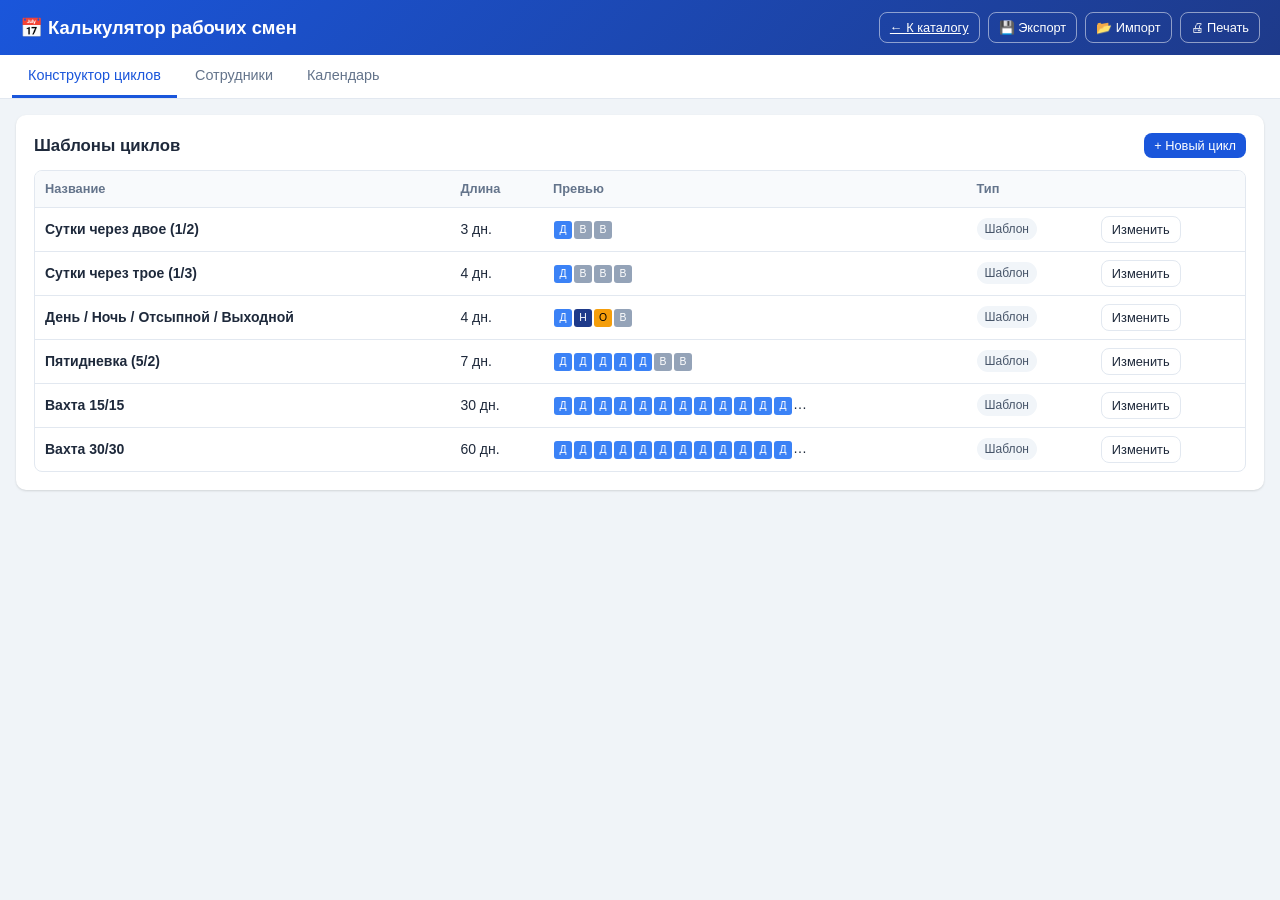
<file: tools/shifts/index.html>
<!DOCTYPE html>
<html lang="ru">
<head>
  <meta charset="UTF-8">
  <meta name="viewport" content="width=device-width, initial-scale=1.0">
  <!-- Yandex.Metrika counter -->
  <script type="text/javascript">
    (function(m,e,t,r,i,k,a){
        m[i]=m[i]||function(){(m[i].a=m[i].a||[]).push(arguments)};
        m[i].l=1*new Date();
        for (var j = 0; j < document.scripts.length; j++) {if (document.scripts[j].src === r) { return; }}
        k=e.createElement(t),a=e.getElementsByTagName(t)[0],k.async=1,k.src=r,a.parentNode.insertBefore(k,a)
    })(window, document,'script','https://mc.yandex.ru/metrika/tag.js?id=111442216', 'ym');
    ym(111442216, 'init', {ssr:true, webvisor:true, clickmap:true, ecommerce:"dataLayer", referrer: document.referrer, url: location.href, accurateTrackBounce:true, trackLinks:true});
  </script>
  <noscript><div><img src="https://mc.yandex.ru/watch/111442216" style="position:absolute; left:-9999px;" alt="" /></div></noscript>
  <!-- /Yandex.Metrika counter -->

  <title>Калькулятор рабочих смен — WorkTools</title>
  <style>
    :root {
      --bg: #f0f4f8;
      --card: #ffffff;
      --primary: #1a56db;
      --primary-hover: #1e429f;
      --success: #057a55;
      --danger: #c81e1e;
      --warning: #c27803;
      --border: #e2e8f0;
      --text: #1e293b;
      --muted: #64748b;
      --radius: 10px;
      --shadow: 0 1px 3px rgba(0,0,0,.08), 0 1px 2px rgba(0,0,0,.06);
    }
    * { box-sizing: border-box; margin: 0; padding: 0; }
    body {
      font-family: -apple-system, BlinkMacSystemFont, "Segoe UI", Roboto, "Helvetica Neue", Arial, sans-serif;
      background: var(--bg);
      color: var(--text);
      line-height: 1.5;
      min-height: 100vh;
    }
    .app { display: flex; flex-direction: column; min-height: 100vh; }
    header {
      background: linear-gradient(135deg, #1a56db, #1e3a8a);
      color: #fff;
      padding: 12px 20px;
      display: flex;
      align-items: center;
      justify-content: space-between;
      flex-wrap: wrap;
      gap: 10px;
      box-shadow: 0 2px 8px rgba(0,0,0,.15);
    }
    header h1 { font-size: 1.15rem; font-weight: 600; }
    header .actions { display: flex; gap: 8px; flex-wrap: wrap; }
    .btn {
      display: inline-flex; align-items: center; gap: 6px;
      padding: 8px 14px; border: none; border-radius: 8px;
      font-size: 0.875rem; font-weight: 500; cursor: pointer;
      transition: background .15s, transform .1s;
    }
    .btn:active { transform: scale(.98); }
    .btn-primary { background: var(--primary); color: #fff; }
    .btn-primary:hover { background: var(--primary-hover); }
    .btn-success { background: var(--success); color: #fff; }
    .btn-success:hover { background: #046c4e; }
    .btn-danger { background: var(--danger); color: #fff; }
    .btn-danger:hover { background: #9b1c1c; }
    .btn-outline {
      background: transparent; color: #fff; border: 1px solid rgba(255,255,255,.5);
    }
    .btn-outline:hover { background: rgba(255,255,255,.12); }
    .btn-sm { padding: 5px 10px; font-size: 0.8rem; }
    .btn-ghost {
      background: #fff; color: var(--text); border: 1px solid var(--border);
    }
    .btn-ghost:hover { background: #f8fafc; }
    .btn-warning { background: var(--warning); color: #fff; }
    nav {
      background: var(--card);
      border-bottom: 1px solid var(--border);
      padding: 0 12px;
      display: flex; gap: 2px; overflow-x: auto;
    }
    nav button {
      padding: 12px 16px; border: none; background: none;
      font-size: 0.9rem; font-weight: 500; color: var(--muted);
      cursor: pointer; border-bottom: 3px solid transparent;
      white-space: nowrap; transition: color .15s, border-color .15s;
    }
    nav button:hover { color: var(--text); }
    nav button.active {
      color: var(--primary); border-bottom-color: var(--primary);
    }
    main { flex: 1; padding: 16px; max-width: 1400px; margin: 0 auto; width: 100%; }
    .panel { display: none; }
    .panel.active { display: block; }
    .card {
      background: var(--card); border-radius: var(--radius);
      box-shadow: var(--shadow); padding: 18px; margin-bottom: 14px;
    }
    .card h2 { font-size: 1.05rem; margin-bottom: 12px; display: flex; align-items: center; justify-content: space-between; gap: 10px; flex-wrap: wrap; }
    .card h3 { font-size: 0.95rem; margin: 14px 0 8px; color: var(--muted); }
    .form-grid {
      display: grid; grid-template-columns: repeat(auto-fit, minmax(180px, 1fr));
      gap: 12px; margin-bottom: 12px;
    }
    label { display: block; font-size: 0.78rem; font-weight: 500; color: var(--muted); margin-bottom: 3px; }
    input, select, textarea {
      width: 100%; padding: 8px 11px; border: 1px solid var(--border);
      border-radius: 8px; font-size: 0.9rem; background: #fff;
      transition: border-color .15s, box-shadow .15s;
    }
    input:focus, select:focus, textarea:focus {
      outline: none; border-color: var(--primary);
      box-shadow: 0 0 0 3px rgba(26,86,219,.15);
    }
    .table-wrap { overflow-x: auto; border-radius: 8px; border: 1px solid var(--border); }
    table { width: 100%; border-collapse: collapse; font-size: 0.875rem; }
    th, td { padding: 8px 10px; text-align: left; border-bottom: 1px solid var(--border); }
    th { background: #f8fafc; font-weight: 600; color: var(--muted); font-size: 0.8rem; }
    tr:last-child td { border-bottom: none; }
    tr:hover td { background: #f8fafc; }
    .actions-cell { white-space: nowrap; }
    .badge {
      display: inline-block; padding: 2px 8px; border-radius: 999px;
      font-size: 0.75rem; font-weight: 500;
    }
    .badge-blue { background: #dbeafe; color: #1e40af; }
    .badge-green { background: #d1fae5; color: #065f46; }
    .badge-gray { background: #f1f5f9; color: #475569; }
    .badge-orange { background: #ffedd5; color: #9a3412; }
    .badge-purple { background: #ede9fe; color: #5b21b6; }
    .empty-state {
      text-align: center; padding: 40px 20px; color: var(--muted);
    }
    .empty-state p { margin-top: 8px; font-size: 0.9rem; }

    /* Cycle builder */
    .cycle-days {
      display: flex; flex-wrap: wrap; gap: 6px; margin: 12px 0;
      min-height: 48px; padding: 10px; background: #f8fafc;
      border: 1px dashed var(--border); border-radius: 8px;
    }
    .cycle-day {
      display: flex; flex-direction: column; align-items: center;
      width: 56px; padding: 6px 4px; border-radius: 8px;
      font-size: 0.75rem; font-weight: 600; cursor: pointer;
      border: 2px solid transparent; position: relative;
      user-select: none;
    }
    .cycle-day:hover { opacity: .9; }
    .cycle-day .day-num {
      position: absolute; top: 2px; left: 4px;
      font-size: 0.65rem; opacity: .7; font-weight: 500;
    }
    .cycle-day .remove-day {
      position: absolute; top: -6px; right: -6px;
      width: 18px; height: 18px; border-radius: 50%;
      background: var(--danger); color: #fff; font-size: 12px;
      display: none; align-items: center; justify-content: center;
      border: none; cursor: pointer; line-height: 1;
    }
    .cycle-day:hover .remove-day { display: flex; }
    .type-btns { display: flex; flex-wrap: wrap; gap: 6px; margin-bottom: 10px; }
    .type-btn {
      padding: 6px 12px; border-radius: 8px; border: 2px solid transparent;
      font-size: 0.8rem; font-weight: 600; cursor: pointer;
    }
    .type-btn.active { border-color: #000; box-shadow: 0 0 0 2px rgba(0,0,0,.1); }

    /* Calendar */
    .cal-nav {
      display: flex; align-items: center; justify-content: space-between;
      gap: 12px; margin-bottom: 12px; flex-wrap: wrap;
    }
    .cal-nav h2 { font-size: 1.15rem; margin: 0; }
    .cal-nav .nav-btns { display: flex; gap: 6px; }
    .calendar-wrap {
      overflow: auto; border: 1px solid var(--border);
      border-radius: 10px; background: #fff; max-height: calc(100vh - 220px);
    }
    .calendar-table {
      border-collapse: collapse; width: max-content; min-width: 100%;
      font-size: 0.8rem;
    }
    .calendar-table th, .calendar-table td {
      border: 1px solid var(--border); padding: 0; text-align: center;
      vertical-align: middle;
    }
    .calendar-table th {
      background: #f1f5f9; font-weight: 600; position: sticky; top: 0; z-index: 3;
      padding: 6px 4px; min-width: 36px;
    }
    .calendar-table th.emp-col, .calendar-table td.emp-col {
      position: sticky; left: 0; z-index: 2; background: #fff;
      min-width: 160px; max-width: 200px; text-align: left; padding: 6px 10px;
      font-weight: 500; border-right: 2px solid var(--border);
    }
    .calendar-table th.emp-col { z-index: 4; background: #f1f5f9; }
    .calendar-table th.today-col { background: #dbeafe; color: var(--primary); }
    .calendar-table td.today-col { box-shadow: inset 0 0 0 2px var(--primary); }
    .cell {
      width: 36px; height: 34px; display: flex; align-items: center; justify-content: center;
      font-weight: 600; font-size: 0.78rem; cursor: pointer; position: relative;
      transition: filter .1s;
    }
    .cell:hover { filter: brightness(.92); }
    .cell .exc-mark {
      position: absolute; top: 1px; right: 2px; font-size: 0.6rem; line-height: 1;
    }
    .legend {
      display: flex; flex-wrap: wrap; gap: 10px; margin-top: 12px;
      padding: 10px; background: #f8fafc; border-radius: 8px;
    }
    .legend-item {
      display: flex; align-items: center; gap: 6px; font-size: 0.8rem;
    }
    .legend-swatch {
      width: 18px; height: 18px; border-radius: 4px; border: 1px solid rgba(0,0,0,.1);
    }

    /* Modal */
    .modal-overlay {
      position: fixed; inset: 0; background: rgba(15,23,42,.45);
      display: none; align-items: center; justify-content: center;
      z-index: 100; padding: 16px;
    }
    .modal-overlay.open { display: flex; }
    .modal {
      background: #fff; border-radius: 12px; padding: 20px;
      max-width: 420px; width: 100%; box-shadow: 0 20px 40px rgba(0,0,0,.2);
      max-height: 90vh; overflow-y: auto;
    }
    .modal h3 { margin-bottom: 14px; font-size: 1.1rem; }
    .modal-actions { display: flex; gap: 8px; justify-content: flex-end; margin-top: 16px; }
    .color-picker-row { display: flex; align-items: center; gap: 8px; }

    /* Toast */
    .toast {
      position: fixed; bottom: 24px; right: 24px; background: #1e293b; color: #fff;
      padding: 12px 18px; border-radius: 10px; font-size: 0.9rem;
      box-shadow: 0 8px 20px rgba(0,0,0,.2); opacity: 0; transform: translateY(12px);
      transition: opacity .25s, transform .25s; z-index: 200; pointer-events: none;
    }
    .toast.show { opacity: 1; transform: translateY(0); }

    /* Print */
    @media print {
      body { background: #fff; -webkit-print-color-adjust: exact; print-color-adjust: exact; color-adjust: exact; }
      header, nav, .no-print, .btn, .cal-nav .nav-btns { display: none !important; }
      main { padding: 0; max-width: none; }
      .panel { display: none !important; }
      #panel-calendar { display: block !important; }
      .calendar-wrap { max-height: none; overflow: visible; border: none; }
      .calendar-table { border-collapse: collapse; }
      .calendar-table th, .calendar-table td {
        border: 1px solid #333 !important;
      }
      .calendar-table th.emp-col, .calendar-table td.emp-col {
        position: static; background: #e5e5e5 !important; font-weight: 600;
        border-right: 2px solid #333 !important;
      }
      .calendar-table th {
        background: #ddd !important; color: #000 !important;
      }
      .cell {
        height: 26px; font-size: 0.75rem; font-weight: 700;
        -webkit-print-color-adjust: exact; print-color-adjust: exact;
      }
      /* Рабочие смены — серый фон, чёрный текст */
      .cell.cell-work {
        background: #6b6b6b !important;
        color: #fff !important;
      }
      /* Ночная смена — чуть темнее */
      .cell.cell-night {
        background: #4a4a4a !important;
        color: #fff !important;
      }
      /* Отсыпной / выходной / пусто — белый */
      .cell.cell-off {
        background: #fff !important;
        color: #999 !important;
      }
      /* Исключения — штриховка + серый */
      .cell.cell-exc {
        background: #9a9a9a !important;
        color: #fff !important;
        box-shadow: inset 0 0 0 2px #333;
      }
      .print-header { display: block !important; text-align: center; margin-bottom: 12px; }
      .print-header h1 { font-size: 1.3rem; color: #000; }
      .print-header p { color: #444; font-size: 0.9rem; }
      .legend { page-break-inside: avoid; }
      .legend-swatch {
        -webkit-print-color-adjust: exact; print-color-adjust: exact;
        border: 1px solid #333 !important;
      }
      @page { size: landscape; margin: 8mm; }
    }
    .print-header { display: none; }

    /* Responsive */
    @media (max-width: 700px) {
      header h1 { font-size: 1rem; }
      .calendar-table th.emp-col, .calendar-table td.emp-col { min-width: 110px; }
      .cell { width: 30px; height: 30px; font-size: 0.7rem; }
    }
  </style>
</head>
<body>
  <div class="app">
    <header>
      <h1>📅 Калькулятор рабочих смен</h1>
      <div class="actions">
        <a href="../../index.html" class="btn btn-outline btn-sm">← К каталогу</a>
        <button class="btn btn-outline btn-sm" id="btnExport" title="Экспорт данных">💾 Экспорт</button>
        <button class="btn btn-outline btn-sm" id="btnImport" title="Импорт данных">📂 Импорт</button>
        <button class="btn btn-outline btn-sm" id="btnPrint" title="Печать">🖨 Печать</button>
        <input type="file" id="importFile" accept=".json" style="display:none">
      </div>
    </header>

    <nav>
      <button class="active" data-panel="cycles">Конструктор циклов</button>
      <button data-panel="employees">Сотрудники</button>
      <button data-panel="calendar">Календарь</button>
    </nav>

    <main>
      <!-- ===== CYCLES ===== -->
      <div class="panel active" id="panel-cycles">
        <div class="card">
          <h2>
            Шаблоны циклов
            <button class="btn btn-primary btn-sm" id="btnNewCycle">+ Новый цикл</button>
          </h2>
          <div class="table-wrap">
            <table>
              <thead>
                <tr>
                  <th>Название</th>
                  <th>Длина</th>
                  <th>Превью</th>
                  <th>Тип</th>
                  <th></th>
                </tr>
              </thead>
              <tbody id="cyclesTable"></tbody>
            </table>
          </div>
          <div id="cyclesEmpty" class="empty-state" style="display:none">
            <div style="font-size:2rem">🔄</div>
            <p>Нет циклов. Создайте первый или используйте предустановленные.</p>
          </div>
        </div>

        <div class="card" id="cycleEditor" style="display:none">
          <h2 id="cycleEditorTitle">Новый цикл</h2>
          <div class="form-grid">
            <div>
              <label>Название цикла *</label>
              <input type="text" id="cycleName" placeholder="Например: Сутки через двое">
            </div>
          </div>
          <h3>Типы смен (нажмите, чтобы добавить в цикл)</h3>
          <div class="type-btns" id="typeButtons"></div>
          <h3>Дни цикла <span id="cycleLengthLabel" style="font-weight:400;color:var(--muted)"></span></h3>
          <div class="cycle-days" id="cycleDays"></div>
          <p style="font-size:0.8rem;color:var(--muted);margin-bottom:12px">
            Клик по дню — сменить тип. Крестик — удалить день. Порядок = последовательность цикла.
          </p>
          <div style="display:flex;gap:8px;flex-wrap:wrap">
            <button class="btn btn-success" id="btnSaveCycle">Сохранить цикл</button>
            <button class="btn btn-ghost" id="btnCancelCycle">Отмена</button>
            <button class="btn btn-danger btn-sm" id="btnDeleteCycle" style="display:none;margin-left:auto">Удалить</button>
          </div>
        </div>
      </div>

      <!-- ===== EMPLOYEES ===== -->
      <div class="panel" id="panel-employees">
        <div class="card">
          <h2>
            Сотрудники
            <button class="btn btn-primary btn-sm" id="btnNewEmployee">+ Добавить</button>
          </h2>
          <div class="table-wrap">
            <table>
              <thead>
                <tr>
                  <th>ФИО</th>
                  <th>График</th>
                  <th>Дата отсчёта</th>
                  <th>Примечание</th>
                  <th></th>
                </tr>
              </thead>
              <tbody id="employeesTable"></tbody>
            </table>
          </div>
          <div id="employeesEmpty" class="empty-state" style="display:none">
            <div style="font-size:2rem">👥</div>
            <p>Нет сотрудников. Добавьте первого.</p>
          </div>
        </div>
      </div>

      <!-- ===== CALENDAR ===== -->
      <div class="panel" id="panel-calendar">
        <div class="print-header">
          <h1>График работы — <span id="printMonth"></span></h1>
          <p>Сформировано: <span id="printDate"></span></p>
        </div>
        <div class="card no-print">
          <div class="cal-nav">
            <div class="nav-btns">
              <button class="btn btn-ghost btn-sm" id="btnPrevMonth">←</button>
              <button class="btn btn-ghost btn-sm" id="btnToday">Сегодня</button>
              <button class="btn btn-ghost btn-sm" id="btnNextMonth">→</button>
            </div>
            <h2 id="calMonthTitle">—</h2>
            <div></div>
          </div>
        </div>
        <div class="calendar-wrap">
          <table class="calendar-table" id="calendarTable">
            <thead id="calHead"></thead>
            <tbody id="calBody"></tbody>
          </table>
        </div>
        <div class="legend" id="legend"></div>
      </div>
    </main>
  </div>

  <!-- Modal: Employee -->
  <div class="modal-overlay" id="modalEmployee">
    <div class="modal">
      <h3 id="empModalTitle">Новый сотрудник</h3>
      <div class="form-grid" style="grid-template-columns:1fr">
        <div>
          <label>ФИО *</label>
          <input type="text" id="empName" placeholder="Иванов Иван Иванович">
        </div>
        <div>
          <label>График (цикл)</label>
          <select id="empCycle"></select>
        </div>
        <div>
          <label>Дата начала отсчёта (Anchor)</label>
          <input type="date" id="empAnchor">
        </div>
        <div>
          <label>Примечание</label>
          <input type="text" id="empNote" placeholder="Опционально">
        </div>
      </div>
      <div class="modal-actions">
        <button class="btn btn-ghost" id="btnCancelEmp">Отмена</button>
        <button class="btn btn-primary" id="btnSaveEmp">Сохранить</button>
      </div>
    </div>
  </div>

  <!-- Modal: Exception -->
  <div class="modal-overlay" id="modalException">
    <div class="modal">
      <h3>Исключение / событие</h3>
      <p style="font-size:0.85rem;color:var(--muted);margin-bottom:12px" id="excInfo"></p>
      <div class="form-grid" style="grid-template-columns:1fr">
        <div>
          <label>Тип</label>
          <select id="excType">
            <option value="">— Снять исключение (вернуть график) —</option>
            <option value="vacation">Отпуск</option>
            <option value="sick">Больничный</option>
            <option value="absence">Прогул</option>
            <option value="training">Обучение</option>
            <option value="dayoff">Индивидуальный выходной</option>
          </select>
        </div>
        <div>
          <label>До даты (включительно) — для диапазона</label>
          <input type="date" id="excToDate">
        </div>
      </div>
      <div class="modal-actions">
        <button class="btn btn-ghost" id="btnCancelExc">Отмена</button>
        <button class="btn btn-primary" id="btnSaveExc">Применить</button>
      </div>
    </div>
  </div>

  <div class="toast" id="toast"></div>

  <script>
    // ==================== CONSTANTS & DEFAULTS ====================
    const STORAGE_KEY = 'shiftCalculator_v1';

    const SHIFT_TYPES = {
      day:     { id: 'day',     label: 'День',     short: 'Д',  color: '#3b82f6', text: '#fff' },
      night:   { id: 'night',   label: 'Ночь',     short: 'Н',  color: '#1e3a8a', text: '#fff' },
      rest:    { id: 'rest',    label: 'Отсыпной', short: 'О',  color: '#f59e0b', text: '#000' },
      off:     { id: 'off',     label: 'Выходной', short: 'В',  color: '#94a3b8', text: '#fff' },
      reserve: { id: 'reserve', label: 'Резерв',   short: 'Р',  color: '#a855f7', text: '#fff' },
    };

    const EXC_TYPES = {
      vacation: { id: 'vacation', label: 'Отпуск',     short: 'ОТ', color: '#10b981', text: '#fff' },
      sick:     { id: 'sick',     label: 'Больничный', short: 'БЛ', color: '#ef4444', text: '#fff' },
      absence:  { id: 'absence',  label: 'Прогул',     short: 'ПР', color: '#7f1d1d', text: '#fff' },
      training: { id: 'training', label: 'Обучение',   short: 'ОБ', color: '#8b5cf6', text: '#fff' },
      dayoff:   { id: 'dayoff',   label: 'Инд. вых.',  short: 'ИВ', color: '#64748b', text: '#fff' },
    };

    const PRESET_CYCLES = [
      {
        id: 'preset_1_2',
        name: 'Сутки через двое (1/2)',
        days: ['day', 'off', 'off'],
        isPreset: true
      },
      {
        id: 'preset_1_3',
        name: 'Сутки через трое (1/3)',
        days: ['day', 'off', 'off', 'off'],
        isPreset: true
      },
      {
        id: 'preset_dnov',
        name: 'День / Ночь / Отсыпной / Выходной',
        days: ['day', 'night', 'rest', 'off'],
        isPreset: true
      },
      {
        id: 'preset_5_2',
        name: 'Пятидневка (5/2)',
        days: ['day', 'day', 'day', 'day', 'day', 'off', 'off'],
        isPreset: true
      },
      {
        id: 'preset_15_15',
        name: 'Вахта 15/15',
        days: Array(15).fill('day').concat(Array(15).fill('off')),
        isPreset: true
      },
      {
        id: 'preset_30_30',
        name: 'Вахта 30/30',
        days: Array(30).fill('day').concat(Array(30).fill('off')),
        isPreset: true
      },
    ];

    // ==================== STATE ====================
    let state = {
      cycles: [],
      employees: [],
      exceptions: {}, // key: `${empId}_${YYYY-MM-DD}` → excType
      currentMonth: new Date().getFullYear() * 100 + (new Date().getMonth() + 1), // YYYYMM
      editingCycleId: null,
      editingEmpId: null,
      tempCycleDays: [],
      selectedType: 'day',
      excContext: null, // { empId, date }
    };

    // ==================== UTILS ====================
    function uid() {
      return Date.now().toString(36) + Math.random().toString(36).slice(2, 8);
    }

    function toast(msg, ms = 2500) {
      const el = document.getElementById('toast');
      el.textContent = msg;
      el.classList.add('show');
      setTimeout(() => el.classList.remove('show'), ms);
    }

    function save() {
      const data = {
        cycles: state.cycles,
        employees: state.employees,
        exceptions: state.exceptions,
      };
      localStorage.setItem(STORAGE_KEY, JSON.stringify(data));
    }

    function load() {
      try {
        const raw = localStorage.getItem(STORAGE_KEY);
        if (raw) {
          const data = JSON.parse(raw);
          state.cycles = data.cycles || [];
          state.employees = data.employees || [];
          state.exceptions = data.exceptions || {};
        }
      } catch (e) {
        console.warn('Load failed', e);
      }
      // Ensure presets exist
      PRESET_CYCLES.forEach(p => {
        if (!state.cycles.find(c => c.id === p.id)) {
          state.cycles.push({ ...p });
        }
      });
      save();
    }

    function formatDate(d) {
      if (!(d instanceof Date)) d = new Date(d);
      return d.toISOString().slice(0, 10);
    }

    function parseDate(str) {
      const [y, m, d] = str.split('-').map(Number);
      return new Date(y, m - 1, d);
    }

    function daysBetween(a, b) {
      // a, b — Date objects (local midnight)
      const ms = b.getTime() - a.getTime();
      return Math.round(ms / 86400000);
    }

    function mod(n, m) {
      return ((n % m) + m) % m;
    }

    function getMonthDays(year, month) {
      // month 1-12
      return new Date(year, month, 0).getDate();
    }

    function monthName(year, month) {
      const names = ['Январь','Февраль','Март','Апрель','Май','Июнь','Июль','Август','Сентябрь','Октябрь','Ноябрь','Декабрь'];
      return `${names[month - 1]} ${year}`;
    }

    // ==================== CORE CALC ====================
    function getShiftForDate(emp, dateStr) {
      // 1. Exception priority
      const excKey = `${emp.id}_${dateStr}`;
      if (state.exceptions[excKey]) {
        return { type: 'exception', exc: state.exceptions[excKey] };
      }

      // 2. Cycle calculation
      if (!emp.cycleId || !emp.anchor) return { type: 'none' };
      const cycle = state.cycles.find(c => c.id === emp.cycleId);
      if (!cycle || !cycle.days.length) return { type: 'none' };

      const anchor = parseDate(emp.anchor);
      const target = parseDate(dateStr);
      const delta = daysBetween(anchor, target);
      const idx = mod(delta, cycle.days.length);
      return { type: cycle.days[idx] };
    }

    // ==================== RENDER: CYCLES ====================
    function renderCyclesTable() {
      const tbody = document.getElementById('cyclesTable');
      const empty = document.getElementById('cyclesEmpty');
      tbody.innerHTML = '';

      if (!state.cycles.length) {
        empty.style.display = 'block';
        return;
      }
      empty.style.display = 'none';

      state.cycles.forEach(c => {
        const tr = document.createElement('tr');
        const preview = c.days.slice(0, 12).map(t => {
          const s = SHIFT_TYPES[t] || { short: '?', color: '#ccc' };
          return `<span style="display:inline-block;width:18px;height:18px;line-height:18px;text-align:center;border-radius:3px;background:${s.color};color:${s.text || '#fff'};font-size:0.65rem;margin:1px">${s.short}</span>`;
        }).join('') + (c.days.length > 12 ? '…' : '');

        tr.innerHTML = `
          <td><strong>${escapeHtml(c.name)}</strong></td>
          <td>${c.days.length} дн.</td>
          <td>${preview}</td>
          <td>${c.isPreset ? '<span class="badge badge-gray">Шаблон</span>' : '<span class="badge badge-blue">Свой</span>'}</td>
          <td class="actions-cell">
            <button class="btn btn-ghost btn-sm" data-edit-cycle="${c.id}">Изменить</button>
          </td>
        `;
        tbody.appendChild(tr);
      });
    }

    function openCycleEditor(id = null) {
      state.editingCycleId = id;
      const editor = document.getElementById('cycleEditor');
      editor.style.display = 'block';
      document.getElementById('cycleEditorTitle').textContent = id ? 'Редактирование цикла' : 'Новый цикл';

      if (id) {
        const c = state.cycles.find(x => x.id === id);
        document.getElementById('cycleName').value = c.name;
        state.tempCycleDays = [...c.days];
        document.getElementById('btnDeleteCycle').style.display = c.isPreset ? 'none' : 'inline-flex';
      } else {
        document.getElementById('cycleName').value = '';
        state.tempCycleDays = [];
        document.getElementById('btnDeleteCycle').style.display = 'none';
      }
      state.selectedType = 'day';
      renderTypeButtons();
      renderCycleDays();
    }

    function renderTypeButtons() {
      const box = document.getElementById('typeButtons');
      box.innerHTML = '';
      Object.values(SHIFT_TYPES).forEach(t => {
        const btn = document.createElement('button');
        btn.className = 'type-btn' + (state.selectedType === t.id ? ' active' : '');
        btn.style.background = t.color;
        btn.style.color = t.text;
        btn.textContent = t.label;
        btn.onclick = () => {
          state.selectedType = t.id;
          renderTypeButtons();
        };
        box.appendChild(btn);
      });
      // Add button
      const addBtn = document.createElement('button');
      addBtn.className = 'btn btn-primary btn-sm';
      addBtn.textContent = '+ Добавить день';
      addBtn.onclick = () => {
        state.tempCycleDays.push(state.selectedType);
        renderCycleDays();
      };
      box.appendChild(addBtn);
    }

    function renderCycleDays() {
      const box = document.getElementById('cycleDays');
      document.getElementById('cycleLengthLabel').textContent = `(${state.tempCycleDays.length} дн.)`;
      box.innerHTML = '';
      if (!state.tempCycleDays.length) {
        box.innerHTML = '<span style="color:var(--muted);font-size:0.85rem">Добавьте дни с помощью кнопок выше</span>';
        return;
      }
      state.tempCycleDays.forEach((t, i) => {
        const s = SHIFT_TYPES[t] || { short: '?', color: '#ccc', text: '#000' };
        const el = document.createElement('div');
        el.className = 'cycle-day';
        el.style.background = s.color;
        el.style.color = s.text;
        el.innerHTML = `<span class="day-num">${i + 1}</span>${s.short}`;
        el.title = s.label;
        el.onclick = (e) => {
          if (e.target.classList.contains('remove-day')) return;
          // cycle type
          const types = Object.keys(SHIFT_TYPES);
          const cur = types.indexOf(t);
          state.tempCycleDays[i] = types[(cur + 1) % types.length];
          renderCycleDays();
        };
        const rm = document.createElement('button');
        rm.className = 'remove-day';
        rm.innerHTML = '×';
        rm.onclick = (e) => {
          e.stopPropagation();
          state.tempCycleDays.splice(i, 1);
          renderCycleDays();
        };
        el.appendChild(rm);
        box.appendChild(el);
      });
    }

    function saveCycle() {
      const name = document.getElementById('cycleName').value.trim();
      if (!name) { toast('Укажите название цикла'); return; }
      if (!state.tempCycleDays.length) { toast('Цикл не может быть пустым'); return; }

      if (state.editingCycleId) {
        const c = state.cycles.find(x => x.id === state.editingCycleId);
        if (c) {
          c.name = name;
          c.days = [...state.tempCycleDays];
          // presets can be edited but stay marked
        }
      } else {
        state.cycles.push({
          id: uid(),
          name,
          days: [...state.tempCycleDays],
          isPreset: false
        });
      }
      save();
      renderCyclesTable();
      document.getElementById('cycleEditor').style.display = 'none';
      toast('Цикл сохранён');
    }

    function deleteCycle() {
      if (!state.editingCycleId) return;
      const c = state.cycles.find(x => x.id === state.editingCycleId);
      if (!c || c.isPreset) return;
      if (!confirm(`Удалить цикл «${c.name}»?`)) return;
      // Unassign from employees
      state.employees.forEach(e => {
        if (e.cycleId === c.id) e.cycleId = null;
      });
      state.cycles = state.cycles.filter(x => x.id !== c.id);
      save();
      renderCyclesTable();
      document.getElementById('cycleEditor').style.display = 'none';
      toast('Цикл удалён');
    }

    // ==================== RENDER: EMPLOYEES ====================
    function renderEmployeesTable() {
      const tbody = document.getElementById('employeesTable');
      const empty = document.getElementById('employeesEmpty');
      tbody.innerHTML = '';

      if (!state.employees.length) {
        empty.style.display = 'block';
        return;
      }
      empty.style.display = 'none';

      state.employees.forEach(e => {
        const cycle = state.cycles.find(c => c.id === e.cycleId);
        const tr = document.createElement('tr');
        tr.innerHTML = `
          <td><strong>${escapeHtml(e.name)}</strong></td>
          <td>${cycle ? escapeHtml(cycle.name) : '<span class="badge badge-gray">не задан</span>'}</td>
          <td>${e.anchor || '—'}</td>
          <td style="color:var(--muted);font-size:0.85rem">${escapeHtml(e.note || '')}</td>
          <td class="actions-cell">
            <button class="btn btn-ghost btn-sm" data-edit-emp="${e.id}">Изменить</button>
            <button class="btn btn-danger btn-sm" data-del-emp="${e.id}">✕</button>
          </td>
        `;
        tbody.appendChild(tr);
      });
    }

    function openEmployeeModal(id = null) {
      state.editingEmpId = id;
      const modal = document.getElementById('modalEmployee');
      document.getElementById('empModalTitle').textContent = id ? 'Редактирование сотрудника' : 'Новый сотрудник';

      // Fill cycles select
      const sel = document.getElementById('empCycle');
      sel.innerHTML = '<option value="">— без графика —</option>';
      state.cycles.forEach(c => {
        const opt = document.createElement('option');
        opt.value = c.id;
        opt.textContent = c.name;
        sel.appendChild(opt);
      });

      if (id) {
        const e = state.employees.find(x => x.id === id);
        document.getElementById('empName').value = e.name;
        document.getElementById('empCycle').value = e.cycleId || '';
        document.getElementById('empAnchor').value = e.anchor || '';
        document.getElementById('empNote').value = e.note || '';
      } else {
        document.getElementById('empName').value = '';
        document.getElementById('empCycle').value = '';
        document.getElementById('empAnchor').value = formatDate(new Date());
        document.getElementById('empNote').value = '';
      }
      modal.classList.add('open');
    }

    function saveEmployee() {
      const name = document.getElementById('empName').value.trim();
      if (!name) { toast('Укажите ФИО'); return; }
      const cycleId = document.getElementById('empCycle').value || null;
      const anchor = document.getElementById('empAnchor').value || null;
      const note = document.getElementById('empNote').value.trim();

      if (state.editingEmpId) {
        const e = state.employees.find(x => x.id === state.editingEmpId);
        if (e) {
          e.name = name;
          e.cycleId = cycleId;
          e.anchor = anchor;
          e.note = note;
        }
      } else {
        state.employees.push({
          id: uid(),
          name,
          cycleId,
          anchor,
          note
        });
      }
      save();
      renderEmployeesTable();
      document.getElementById('modalEmployee').classList.remove('open');
      toast('Сотрудник сохранён');
    }

    function deleteEmployee(id) {
      const e = state.employees.find(x => x.id === id);
      if (!e) return;
      if (!confirm(`Удалить сотрудника «${e.name}»?`)) return;
      state.employees = state.employees.filter(x => x.id !== id);
      // Clean exceptions
      Object.keys(state.exceptions).forEach(k => {
        if (k.startsWith(id + '_')) delete state.exceptions[k];
      });
      save();
      renderEmployeesTable();
      toast('Сотрудник удалён');
    }

    // ==================== RENDER: CALENDAR ====================
    function renderCalendar() {
      const y = Math.floor(state.currentMonth / 100);
      const m = state.currentMonth % 100;
      const daysInMonth = getMonthDays(y, m);
      const todayStr = formatDate(new Date());

      document.getElementById('calMonthTitle').textContent = monthName(y, m);
      document.getElementById('printMonth').textContent = monthName(y, m);
      document.getElementById('printDate').textContent = new Date().toLocaleDateString('ru-RU');

      // Header
      const thead = document.getElementById('calHead');
      let headHtml = '<tr><th class="emp-col">Сотрудник</th>';
      for (let d = 1; d <= daysInMonth; d++) {
        const dateStr = `${y}-${String(m).padStart(2,'0')}-${String(d).padStart(2,'0')}`;
        const isToday = dateStr === todayStr;
        const wd = new Date(y, m - 1, d).getDay();
        const weekend = wd === 0 || wd === 6;
        headHtml += `<th class="${isToday ? 'today-col' : ''}" style="${weekend ? 'color:#94a3b8' : ''}">${d}</th>`;
      }
      headHtml += '</tr>';
      thead.innerHTML = headHtml;

      // Body
      const tbody = document.getElementById('calBody');
      tbody.innerHTML = '';

      if (!state.employees.length) {
        tbody.innerHTML = `<tr><td colspan="${daysInMonth + 1}" style="padding:30px;text-align:center;color:var(--muted)">Добавьте сотрудников на вкладке «Сотрудники»</td></tr>`;
        renderLegend();
        return;
      }

      state.employees.forEach(emp => {
        const tr = document.createElement('tr');
        let html = `<td class="emp-col" title="${escapeHtml(emp.note || '')}">${escapeHtml(emp.name)}</td>`;

        for (let d = 1; d <= daysInMonth; d++) {
          const dateStr = `${y}-${String(m).padStart(2,'0')}-${String(d).padStart(2,'0')}`;
          const isToday = dateStr === todayStr;
          const shift = getShiftForDate(emp, dateStr);

          let bg = '#f1f5f9', color = '#94a3b8', short = '—', title = 'Нет графика';
          let excMark = '';
          let cellClass = 'cell cell-off';

          if (shift.type === 'exception') {
            const ex = EXC_TYPES[shift.exc];
            bg = ex.color;
            color = ex.text;
            short = ex.short;
            title = `${ex.label} · ${emp.name} · ${dateStr}`;
            excMark = '<span class="exc-mark">●</span>';
            cellClass = 'cell cell-exc';
          } else if (shift.type === 'day') {
            const s = SHIFT_TYPES.day;
            bg = s.color; color = s.text; short = s.short;
            title = `${s.label} · ${emp.name} · ${dateStr}`;
            cellClass = 'cell cell-work';
          } else if (shift.type === 'night') {
            const s = SHIFT_TYPES.night;
            bg = s.color; color = s.text; short = s.short;
            title = `${s.label} · ${emp.name} · ${dateStr}`;
            cellClass = 'cell cell-night';
          } else if (shift.type !== 'none') {
            const s = SHIFT_TYPES[shift.type];
            if (s) {
              bg = s.color; color = s.text; short = s.short;
              title = `${s.label} · ${emp.name} · ${dateStr}`;
              // rest, off, reserve — не рабочие
              cellClass = (shift.type === 'reserve') ? 'cell cell-work' : 'cell cell-off';
            }
          }

          html += `<td class="${isToday ? 'today-col' : ''}">
            <div class="${cellClass}" style="background:${bg};color:${color}"
                 title="${escapeHtml(title)}"
                 data-emp="${emp.id}" data-date="${dateStr}">
              ${short}${excMark}
            </div>
          </td>`;
        }
        tr.innerHTML = html;
        tbody.appendChild(tr);
      });

      // Cell click handlers
      tbody.querySelectorAll('.cell[data-emp]').forEach(cell => {
        cell.onclick = () => openExceptionModal(cell.dataset.emp, cell.dataset.date);
      });

      renderLegend();
    }

    function renderLegend() {
      const box = document.getElementById('legend');
      let html = '';
      Object.values(SHIFT_TYPES).forEach(t => {
        html += `<div class="legend-item"><span class="legend-swatch" style="background:${t.color}"></span>${t.label} (${t.short})</div>`;
      });
      Object.values(EXC_TYPES).forEach(t => {
        html += `<div class="legend-item"><span class="legend-swatch" style="background:${t.color}"></span>${t.label} (${t.short})</div>`;
      });
      box.innerHTML = html;
    }

    // ==================== EXCEPTIONS ====================
    function openExceptionModal(empId, dateStr) {
      state.excContext = { empId, dateStr };
      const emp = state.employees.find(e => e.id === empId);
      document.getElementById('excInfo').textContent = `${emp?.name || ''} · ${dateStr}`;
      const key = `${empId}_${dateStr}`;
      document.getElementById('excType').value = state.exceptions[key] || '';
      document.getElementById('excToDate').value = dateStr;
      document.getElementById('modalException').classList.add('open');
    }

    function saveException() {
      if (!state.excContext) return;
      const { empId, dateStr } = state.excContext;
      const type = document.getElementById('excType').value;
      const toDate = document.getElementById('excToDate').value || dateStr;

      const start = parseDate(dateStr);
      const end = parseDate(toDate);
      if (end < start) {
        toast('Дата окончания раньше начала');
        return;
      }

      let cur = new Date(start);
      while (cur <= end) {
        const ds = formatDate(cur);
        const key = `${empId}_${ds}`;
        if (type) {
          state.exceptions[key] = type;
        } else {
          delete state.exceptions[key];
        }
        cur.setDate(cur.getDate() + 1);
      }

      save();
      renderCalendar();
      document.getElementById('modalException').classList.remove('open');
      toast(type ? 'Исключение применено' : 'Исключение снято');
    }

    // ==================== NAV & HELPERS ====================
    function switchPanel(name) {
      document.querySelectorAll('nav button').forEach(b => b.classList.toggle('active', b.dataset.panel === name));
      document.querySelectorAll('.panel').forEach(p => p.classList.toggle('active', p.id === 'panel-' + name));
      if (name === 'calendar') renderCalendar();
      if (name === 'employees') renderEmployeesTable();
      if (name === 'cycles') renderCyclesTable();
    }

    function escapeHtml(str) {
      if (!str) return '';
      return String(str).replace(/&/g,'&amp;').replace(/</g,'&lt;').replace(/>/g,'&gt;').replace(/"/g,'&quot;');
    }

    function changeMonth(delta) {
      let y = Math.floor(state.currentMonth / 100);
      let m = state.currentMonth % 100;
      m += delta;
      if (m > 12) { m = 1; y++; }
      if (m < 1) { m = 12; y--; }
      state.currentMonth = y * 100 + m;
      renderCalendar();
    }

    // ==================== EXPORT / IMPORT ====================
    function exportData() {
      const data = {
        version: 1,
        exportedAt: new Date().toISOString(),
        cycles: state.cycles,
        employees: state.employees,
        exceptions: state.exceptions,
      };
      const blob = new Blob([JSON.stringify(data, null, 2)], { type: 'application/json' });
      const a = document.createElement('a');
      a.href = URL.createObjectURL(blob);
      a.download = `shifts_${formatDate(new Date())}.json`;
      a.click();
      URL.revokeObjectURL(a.href);
      toast('Данные экспортированы');
    }

    function importData(file) {
      const reader = new FileReader();
      reader.onload = (e) => {
        try {
          const data = JSON.parse(e.target.result);
          if (!data.cycles || !data.employees) throw new Error('Неверный формат');
          if (!confirm('Импорт заменит текущие данные. Продолжить?')) return;
          state.cycles = data.cycles;
          state.employees = data.employees;
          state.exceptions = data.exceptions || {};
          // Re-add missing presets
          PRESET_CYCLES.forEach(p => {
            if (!state.cycles.find(c => c.id === p.id)) state.cycles.push({ ...p });
          });
          save();
          renderCyclesTable();
          renderEmployeesTable();
          renderCalendar();
          toast('Данные импортированы');
        } catch (err) {
          toast('Ошибка импорта: ' + err.message);
        }
      };
      reader.readAsText(file);
    }

    // ==================== INIT ====================
    function init() {
      load();
      renderCyclesTable();
      renderEmployeesTable();

      // Nav
      document.querySelectorAll('nav button').forEach(btn => {
        btn.onclick = () => switchPanel(btn.dataset.panel);
      });

      // Cycles
      document.getElementById('btnNewCycle').onclick = () => openCycleEditor();
      document.getElementById('btnSaveCycle').onclick = saveCycle;
      document.getElementById('btnCancelCycle').onclick = () => {
        document.getElementById('cycleEditor').style.display = 'none';
      };
      document.getElementById('btnDeleteCycle').onclick = deleteCycle;
      document.getElementById('cyclesTable').addEventListener('click', e => {
        const id = e.target.dataset.editCycle;
        if (id) openCycleEditor(id);
      });

      // Employees
      document.getElementById('btnNewEmployee').onclick = () => openEmployeeModal();
      document.getElementById('btnSaveEmp').onclick = saveEmployee;
      document.getElementById('btnCancelEmp').onclick = () => {
        document.getElementById('modalEmployee').classList.remove('open');
      };
      document.getElementById('employeesTable').addEventListener('click', e => {
        if (e.target.dataset.editEmp) openEmployeeModal(e.target.dataset.editEmp);
        if (e.target.dataset.delEmp) deleteEmployee(e.target.dataset.delEmp);
      });

      // Calendar
      document.getElementById('btnPrevMonth').onclick = () => changeMonth(-1);
      document.getElementById('btnNextMonth').onclick = () => changeMonth(1);
      document.getElementById('btnToday').onclick = () => {
        const n = new Date();
        state.currentMonth = n.getFullYear() * 100 + (n.getMonth() + 1);
        renderCalendar();
      };

      // Exceptions
      document.getElementById('btnSaveExc').onclick = saveException;
      document.getElementById('btnCancelExc').onclick = () => {
        document.getElementById('modalException').classList.remove('open');
      };

      // Export / Import / Print
      document.getElementById('btnExport').onclick = exportData;
      document.getElementById('btnImport').onclick = () => document.getElementById('importFile').click();
      document.getElementById('importFile').onchange = (e) => {
        if (e.target.files[0]) importData(e.target.files[0]);
        e.target.value = '';
      };
      document.getElementById('btnPrint').onclick = () => {
        switchPanel('calendar');
        setTimeout(() => window.print(), 200);
      };

      // Close modals on overlay click
      document.querySelectorAll('.modal-overlay').forEach(ov => {
        ov.addEventListener('click', e => {
          if (e.target === ov) ov.classList.remove('open');
        });
      });
    }

    init();
  </script>
</body>
</html>
</file>
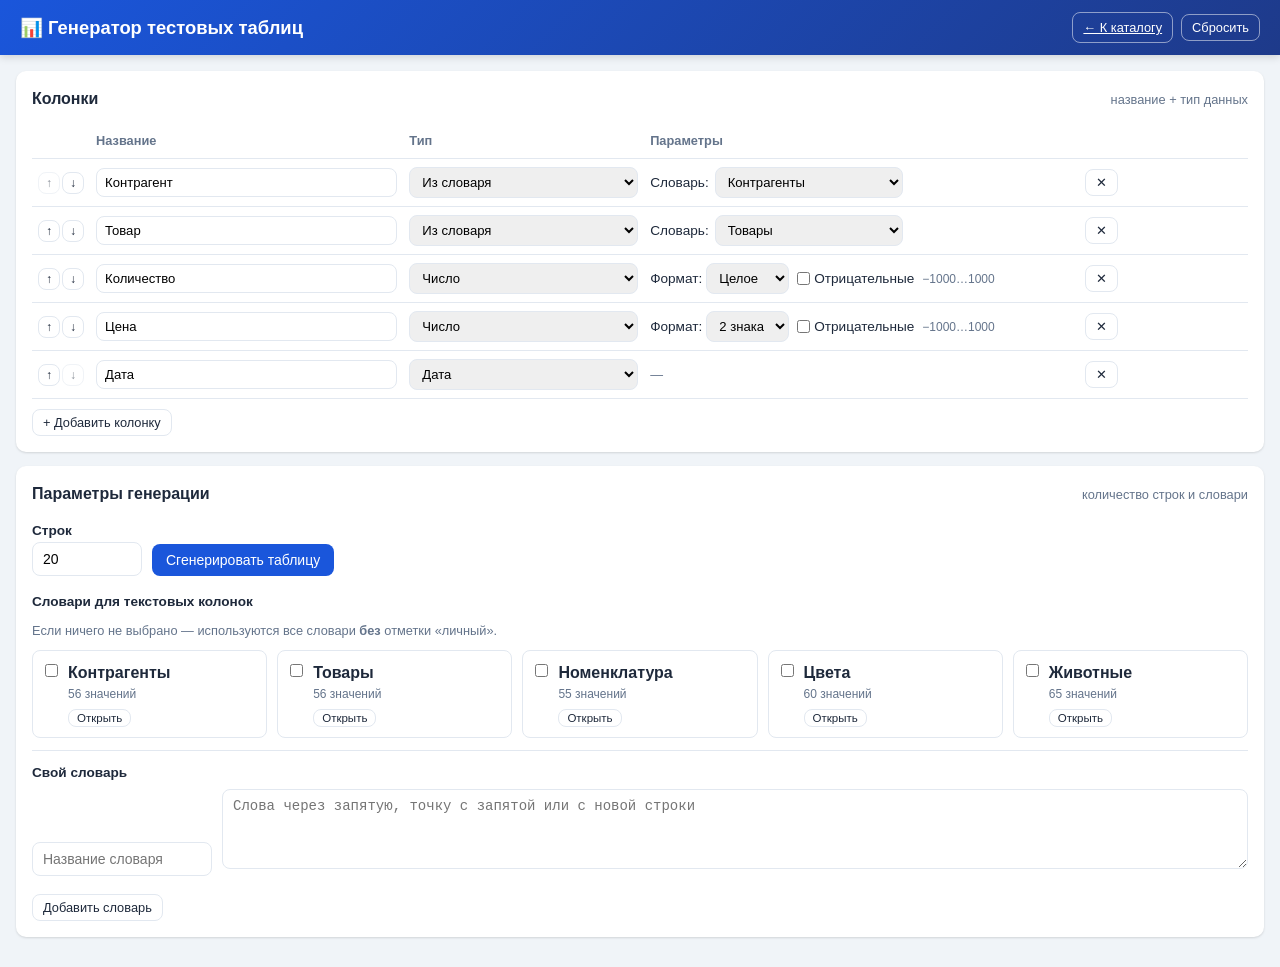
<file: tools/tablegen/index.html>
<!DOCTYPE html>
<html lang="ru">
<head>
  <meta charset="UTF-8">
  <meta name="viewport" content="width=device-width, initial-scale=1.0">
  <!-- Yandex.Metrika counter -->
  <script type="text/javascript">
    (function(m,e,t,r,i,k,a){
        m[i]=m[i]||function(){(m[i].a=m[i].a||[]).push(arguments)};
        m[i].l=1*new Date();
        for (var j = 0; j < document.scripts.length; j++) {if (document.scripts[j].src === r) { return; }}
        k=e.createElement(t),a=e.getElementsByTagName(t)[0],k.async=1,k.src=r,a.parentNode.insertBefore(k,a)
    })(window, document,'script','https://mc.yandex.ru/metrika/tag.js?id=111442216', 'ym');
    ym(111442216, 'init', {ssr:true, webvisor:true, clickmap:true, ecommerce:"dataLayer", referrer: document.referrer, url: location.href, accurateTrackBounce:true, trackLinks:true});
  </script>
  <noscript><div><img src="https://mc.yandex.ru/watch/111442216" style="position:absolute; left:-9999px;" alt="" /></div></noscript>
  <!-- /Yandex.Metrika counter -->

  <title>Генератор тестовых таблиц — WorkTools</title>
  <style>
    :root {
      --bg: #f0f4f8;
      --card: #ffffff;
      --primary: #1a56db;
      --primary-hover: #1e429f;
      --success: #057a55;
      --danger: #c81e1e;
      --warning: #c27803;
      --border: #e2e8f0;
      --text: #1e293b;
      --muted: #64748b;
      --radius: 10px;
      --shadow: 0 1px 3px rgba(0,0,0,.08), 0 1px 2px rgba(0,0,0,.06);
    }
    * { box-sizing: border-box; margin: 0; padding: 0; }
    body {
      font-family: -apple-system, BlinkMacSystemFont, "Segoe UI", Roboto, "Helvetica Neue", Arial, sans-serif;
      background: var(--bg);
      color: var(--text);
      line-height: 1.5;
      min-height: 100vh;
    }
    .app { display: flex; flex-direction: column; min-height: 100vh; }
    header {
      background: linear-gradient(135deg, #1a56db, #1e3a8a);
      color: #fff;
      padding: 12px 20px;
      display: flex;
      align-items: center;
      justify-content: space-between;
      flex-wrap: wrap;
      gap: 10px;
      box-shadow: 0 2px 8px rgba(0,0,0,.15);
    }
    header h1 { font-size: 1.15rem; font-weight: 600; }
    header .actions { display: flex; gap: 8px; flex-wrap: wrap; align-items: center; }
    .btn {
      display: inline-flex; align-items: center; gap: 6px;
      padding: 8px 14px; border: none; border-radius: 8px;
      font-size: 0.875rem; font-weight: 500; cursor: pointer;
      transition: background .15s, transform .1s;
    }
    .btn:active { transform: scale(.98); }
    .btn:disabled { opacity: .5; cursor: not-allowed; }
    .btn-primary { background: var(--primary); color: #fff; }
    .btn-primary:hover:not(:disabled) { background: var(--primary-hover); }
    .btn-success { background: var(--success); color: #fff; }
    .btn-success:hover:not(:disabled) { background: #046c4e; }
    .btn-danger { background: var(--danger); color: #fff; }
    .btn-danger:hover:not(:disabled) { background: #9b1c1c; }
    .btn-outline {
      background: transparent; color: #fff; border: 1px solid rgba(255,255,255,.5);
    }
    .btn-outline:hover { background: rgba(255,255,255,.12); }
    .btn-sm { padding: 5px 10px; font-size: 0.8rem; }
    .btn-ghost {
      background: #fff; color: var(--text); border: 1px solid var(--border);
    }
    .btn-ghost:hover { background: #f8fafc; }
    main { flex: 1; padding: 16px; max-width: 1400px; margin: 0 auto; width: 100%; }
    .card {
      background: var(--card); border-radius: var(--radius);
      box-shadow: var(--shadow); padding: 16px; margin-bottom: 14px;
    }
    .card h2 {
      font-size: 1rem; margin-bottom: 12px;
      display: flex; align-items: center; justify-content: space-between; gap: 10px; flex-wrap: wrap;
    }
    .card h2 .hint { font-size: 0.8rem; font-weight: 400; color: var(--muted); }
    label { font-size: 0.85rem; font-weight: 600; color: var(--text); }
    input[type="text"], input[type="number"], select, textarea {
      width: 100%; padding: 8px 10px; border: 1px solid var(--border);
      border-radius: 8px; font-size: 0.875rem; outline: none;
      transition: border-color .15s, box-shadow .15s;
    }
    input:focus, select:focus, textarea:focus {
      border-color: var(--primary); box-shadow: 0 0 0 3px rgba(26,86,219,.15);
    }
    textarea { font-family: ui-monospace, SFMono-Regular, Menlo, Monaco, Consolas, monospace; resize: vertical; min-height: 80px; }
    .row { display: flex; gap: 10px; flex-wrap: wrap; align-items: flex-end; margin-bottom: 10px; }
    .field { flex: 1; min-width: 140px; }
    .field-sm { flex: 0 0 110px; min-width: 90px; }
    .field-xs { flex: 0 0 80px; min-width: 70px; }
    .cols-table { width: 100%; border-collapse: collapse; font-size: 0.875rem; }
    .cols-table th, .cols-table td { padding: 8px 6px; border-bottom: 1px solid var(--border); text-align: left; vertical-align: middle; }
    .cols-table th { font-size: 0.8rem; color: var(--muted); font-weight: 600; }
    .cols-table input, .cols-table select { padding: 6px 8px; font-size: 0.82rem; }
    .num-opts { display: none; gap: 8px; align-items: center; flex-wrap: wrap; font-size: 0.8rem; color: var(--muted); }
    .num-opts.visible { display: flex; }
    .num-opts label { font-weight: 400; display: flex; align-items: center; gap: 4px; }
    .dict-opts { font-size: 0.8rem; color: var(--muted); }
    .dict-opts label { font-weight: 400; display: flex; align-items: center; gap: 6px; flex-wrap: wrap; }
    .dict-opts select { width: auto; min-width: 160px; max-width: 100%; }
    .dict-grid {
      display: grid; grid-template-columns: repeat(auto-fill, minmax(200px, 1fr)); gap: 10px;
    }
    .dict-item {
      border: 1px solid var(--border); border-radius: 8px; padding: 10px 12px;
      display: flex; align-items: flex-start; gap: 10px; cursor: pointer;
      transition: border-color .15s, background .15s;
    }
    .dict-item:hover { background: #f8fafc; }
    .dict-item.selected { border-color: var(--primary); background: rgba(26,86,219,.06); }
    .dict-item input { margin-top: 3px; flex-shrink: 0; }
    .dict-item .meta { font-size: 0.75rem; color: var(--muted); }
    .dict-item .badge {
      display: inline-block; font-size: 0.7rem; padding: 1px 6px; border-radius: 4px;
      background: #fef3c7; color: #92400e; margin-left: 4px;
    }
    .dict-item .badge-personal { background: #fce7f3; color: #9d174d; }
    .custom-dict-form { margin-top: 12px; padding-top: 12px; border-top: 1px solid var(--border); }
    .result-table-wrap { overflow: auto; max-height: 60vh; border: 1px solid var(--border); border-radius: 8px; }
    .result-table { width: 100%; border-collapse: collapse; font-size: 0.82rem; }
    .result-table th, .result-table td { padding: 6px 10px; border: 1px solid var(--border); white-space: nowrap; }
    .result-table th { background: #f1f5f9; position: sticky; top: 0; z-index: 1; font-weight: 600; }
    .result-table tr:nth-child(even) { background: #f8fafc; }
    .toolbar { display: flex; gap: 8px; flex-wrap: wrap; align-items: center; margin-bottom: 10px; }
    .toast {
      position: fixed; bottom: 24px; left: 50%; transform: translateX(-50%) translateY(80px);
      background: #1e293b; color: #fff; padding: 10px 18px; border-radius: 8px;
      font-size: 0.875rem; opacity: 0; transition: all .25s; z-index: 100; pointer-events: none;
    }
    .toast.show { opacity: 1; transform: translateX(-50%) translateY(0); }
    .empty-hint { color: var(--muted); font-size: 0.875rem; padding: 20px; text-align: center; }
    .chk { display: flex; align-items: center; gap: 6px; font-weight: 400; cursor: pointer; }
    .chk input { width: auto; }
    .col-actions { display: flex; gap: 2px; align-items: center; }
    .col-actions .btn { padding: 3px 7px; font-size: 0.75rem; line-height: 1.2; }
    .dict-item { position: relative; }
    .dict-item .dict-actions {
      display: flex; gap: 4px; margin-top: 6px; flex-wrap: wrap;
    }
    .dict-item .dict-actions .btn { padding: 2px 8px; font-size: 0.72rem; }
    .modal-overlay {
      display: none; position: fixed; inset: 0; background: rgba(15,23,42,.45);
      z-index: 200; align-items: center; justify-content: center; padding: 16px;
    }
    .modal-overlay.open { display: flex; }
    .modal {
      background: #fff; border-radius: 12px; box-shadow: 0 20px 50px rgba(0,0,0,.2);
      width: 100%; max-width: 520px; max-height: 85vh; display: flex; flex-direction: column;
    }
    .modal__header {
      padding: 14px 16px; border-bottom: 1px solid var(--border);
      display: flex; align-items: center; justify-content: space-between; gap: 10px;
    }
    .modal__header h3 { font-size: 1rem; font-weight: 600; }
    .modal__body { padding: 14px 16px; overflow: auto; flex: 1; }
    .modal__footer {
      padding: 12px 16px; border-top: 1px solid var(--border);
      display: flex; gap: 8px; justify-content: flex-end; flex-wrap: wrap;
    }
    .word-list { list-style: none; margin: 0; padding: 0; }
    .word-list li {
      display: flex; gap: 6px; align-items: center; margin-bottom: 6px;
    }
    .word-list li input { flex: 1; padding: 6px 8px; font-size: 0.85rem; }
    .word-list li .btn { flex-shrink: 0; padding: 4px 8px; font-size: 0.75rem; }
    .add-word-row { display: flex; gap: 6px; margin-top: 10px; }
    .add-word-row input { flex: 1; }
    .modal-meta { font-size: 0.8rem; color: var(--muted); margin-bottom: 10px; }
  </style>
</head>
<body>
<div class="app">
  <header>
    <h1>📊 Генератор тестовых таблиц</h1>
    <div class="actions">
      <a href="../../index.html" class="btn btn-outline btn-sm">← К каталогу</a>
      <button class="btn btn-outline btn-sm" id="btnReset">Сбросить</button>
    </div>
  </header>

  <main>
    <!-- Columns -->
    <div class="card">
      <h2>
        Колонки
        <span class="hint">название + тип данных</span>
      </h2>
      <table class="cols-table" id="colsTable">
        <thead>
          <tr>
            <th style="width:4%"></th>
            <th style="width:26%">Название</th>
            <th style="width:20%">Тип</th>
            <th style="width:36%">Параметры</th>
            <th style="width:14%"></th>
          </tr>
        </thead>
        <tbody id="colsBody"></tbody>
      </table>
      <div style="margin-top:10px">
        <button class="btn btn-ghost btn-sm" id="btnAddCol">+ Добавить колонку</button>
      </div>
    </div>

    <!-- Rows & Dictionaries -->
    <div class="card">
      <h2>
        Параметры генерации
        <span class="hint">количество строк и словари</span>
      </h2>
      <div class="row" style="margin-bottom:16px">
        <div class="field-sm">
          <label for="rowCount">Строк</label>
          <input type="number" id="rowCount" value="20" min="1" max="5000" step="1">
        </div>
        <div class="field" style="display:flex;align-items:flex-end;gap:8px">
          <button class="btn btn-primary" id="btnGenerate">Сгенерировать таблицу</button>
        </div>
      </div>

      <label style="margin-bottom:8px;display:block">Словари для текстовых колонок</label>
      <p style="font-size:0.8rem;color:var(--muted);margin-bottom:10px">
        Если ничего не выбрано — используются все словари <strong>без</strong> отметки «личный».
      </p>
      <div class="dict-grid" id="dictGrid"></div>

      <div class="custom-dict-form">
        <label style="margin-bottom:6px;display:block">Свой словарь</label>
        <div class="row">
          <div class="field" style="flex:0 0 180px">
            <input type="text" id="customDictName" placeholder="Название словаря">
          </div>
          <div class="field">
            <textarea id="customDictWords" rows="2" placeholder="Слова через запятую, точку с запятой или с новой строки"></textarea>
          </div>
        </div>
        <button class="btn btn-ghost btn-sm" id="btnAddCustomDict" style="margin-top:8px">Добавить словарь</button>
      </div>
    </div>

    <!-- Result -->
    <div class="card" id="resultCard" style="display:none">
      <h2>
        Результат
        <span class="hint" id="resultMeta"></span>
      </h2>
      <div class="toolbar">
        <button class="btn btn-success btn-sm" id="btnCopyTsv">Копировать TSV</button>
        <button class="btn btn-ghost btn-sm" id="btnCopyCsv">Копировать CSV</button>
        <button class="btn btn-ghost btn-sm" id="btnDownloadCsv">Скачать CSV</button>
      </div>
      <div class="result-table-wrap">
        <table class="result-table" id="resultTable"></table>
      </div>
    </div>
  </main>
</div>

<!-- Dictionary editor modal -->
<div class="modal-overlay" id="dictModal">
  <div class="modal">
    <div class="modal__header">
      <h3 id="dictModalTitle">Словарь</h3>
      <button class="btn btn-ghost btn-sm" id="dictModalClose" type="button">✕</button>
    </div>
    <div class="modal__body">
      <div class="modal-meta" id="dictModalMeta"></div>
      <div class="row" style="margin-bottom:10px">
        <div class="field">
          <label for="dictModalName">Название</label>
          <input type="text" id="dictModalName">
        </div>
      </div>
      <label style="margin-bottom:6px;display:block">Слова</label>
      <ul class="word-list" id="dictWordList"></ul>
      <div class="add-word-row">
        <input type="text" id="dictNewWord" placeholder="Новое слово">
        <button class="btn btn-ghost btn-sm" id="btnAddWord" type="button">+ Добавить</button>
      </div>
      <div style="margin-top:12px">
        <label style="margin-bottom:4px;display:block;font-weight:400;color:var(--muted);font-size:0.8rem">Или вставить списком (через запятую / ; / новую строку)</label>
        <textarea id="dictBulkAdd" rows="2" placeholder="слово1, слово2, слово3"></textarea>
        <button class="btn btn-ghost btn-sm" id="btnBulkAdd" type="button" style="margin-top:6px">Добавить из списка</button>
      </div>
    </div>
    <div class="modal__footer">
      <button class="btn btn-danger btn-sm" id="btnDeleteDict" type="button" style="margin-right:auto;display:none">Удалить словарь</button>
      <button class="btn btn-ghost btn-sm" id="dictModalCancel" type="button">Отмена</button>
      <button class="btn btn-primary btn-sm" id="dictModalSave" type="button">Сохранить</button>
    </div>
  </div>
</div>

<div class="toast" id="toast"></div>

<script>
/* ========== Built-in dictionaries ========== */
const BUILTIN_DICTS = {
  counterparties: {
    name: "Контрагенты",
    personal: false,
    words: [
      "ООО «Альфа Трейд»","ООО «Бета Логистик»","ИП Смирнов А.В.","АО «Гамма Строй»",
      "ООО «Дельта Тех»","ООО «Эпсилон Софт»","ИП Козлова М.И.","ООО «Зета Плюс»",
      "АО «Эта Групп»","ООО «Тета Маркет»","ООО «Йота Сервис»","ИП Морозов Д.С.",
      "ООО «Каппа Трейд»","ООО «Лямбда Логистика»","АО «Мю Инвест»","ООО «Ню Технологии»",
      "ИП Васильева Е.П.","ООО «Кси Про»","ООО «Омикрон»","АО «Пи Снаб»",
      "ООО «Ро Трейд»","ООО «Сигма Строй»","ИП Новиков И.К.","ООО «Тау Групп»",
      "ООО «Ипсилон»","АО «Фи Менеджмент»","ООО «Хи Сервис»","ООО «Пси Логистик»",
      "ИП Федорова О.Л.","ООО «Омега Плюс»","ООО «СеверТорг»","ООО «ЮгСнаб»",
      "АО «ВостокИнвест»","ООО «ЗападТрейд»","ИП Лебедев П.Р.","ООО «ЦентрМаркет»",
      "ООО «ПрофСнаб»","ООО «ТехноПарк»","АО «МегаСтрой»","ООО «Альянс Групп»",
      "ИП Соколова Н.А.","ООО «Вектор Плюс»","ООО «Горизонт»","ООО «Импульс Трейд»",
      "АО «Каскад»","ООО «ЛидерСнаб»","ООО «МастерГрупп»","ИП Орлов В.М.",
      "ООО «Партнёр»","ООО «Ресурс»","ООО «Стандарт»","АО «Триумф»",
      "ООО «Успех»","ООО «Фактор»","ИП Юдина Т.С.","ООО «Эксперт»"
    ]
  },
  products: {
    name: "Товары",
    personal: false,
    words: [
      "Молоко 3.2% 1л","Хлеб белый нарезной","Яйца С1 10шт","Сахар-песок 1кг",
      "Мука пшеничная 2кг","Масло подсолнечное 1л","Рис длиннозерный 900г","Гречка 800г",
      "Макароны спагетти 500г","Чай чёрный 100пак","Кофе растворимый 95г","Сок яблочный 1л",
      "Вода негазированная 1.5л","Йогурт натуральный 125г","Сыр Российский 300г","Колбаса варёная",
      "Курица охлаждённая","Говядина вырезка","Свинина карбонад","Рыба минтай филе",
      "Картофель 5кг","Морковь 1кг","Лук репчатый 1кг","Капуста белокочанная",
      "Яблоки Голден 1кг","Бананы 1кг","Апельсины 1кг","Помидоры 1кг",
      "Огурцы 1кг","Перец болгарский","Шоколад молочный 90г","Печенье Юбилейное",
      "Вафли Артек","Конфеты Ассорти 300г","Чипсы картофельные 150г","Сухарики 100г",
      "Кетчуп томатный 500г","Майонез Провансаль 400г","Горчица 200г","Соль поваренная 1кг",
      "Перец чёрный молотый","Лавровый лист","Стиральный порошок 3кг","Мыло хозяйственное",
      "Шампунь 400мл","Зубная паста 100г","Туалетная бумага 8рул","Салфетки бумажные",
      "Пакеты для мусора 30л","Батарейки АА 4шт","Лампочка LED 10Вт","Клей ПВА 100г",
      "Скотч упаковочный","Ручка шариковая синяя","Тетрадь 48л клетка","Блокнот А5"
    ]
  },
  nomenclature: {
    name: "Номенклатура",
    personal: false,
    words: [
      "Арт-001234","SKU-98765","NOM-112233","CODE-445566","ITEM-778899",
      "PROD-00102","ART-334455","SKU-667788","NOM-990011","CODE-223344",
      "ITEM-556677","PROD-889900","ART-123456","SKU-654321","NOM-789012",
      "CODE-345678","ITEM-901234","PROD-567890","ART-234567","SKU-890123",
      "NOM-456789","CODE-012345","ITEM-678901","PROD-345678","ART-901234",
      "SKU-567890","NOM-123789","CODE-456012","ITEM-789345","PROD-012678",
      "ART-345901","SKU-678234","NOM-901567","CODE-234890","ITEM-567123",
      "PROD-890456","ART-123789","SKU-456012","NOM-789345","CODE-012678",
      "ITEM-345901","PROD-678234","ART-901567","SKU-234890","NOM-567123",
      "CODE-890456","ITEM-123012","PROD-456345","ART-789678","SKU-012901",
      "NOM-345234","CODE-678567","ITEM-901890","PROD-234123","ART-567456"
    ]
  },
  colors: {
    name: "Цвета",
    personal: false,
    words: [
      "Красный","Синий","Зелёный","Жёлтый","Оранжевый","Фиолетовый","Розовый",
      "Голубой","Бирюзовый","Коричневый","Серый","Чёрный","Белый","Бежевый",
      "Бордовый","Малиновый","Алый","Лазурный","Изумрудный","Оливковый",
      "Салатовый","Лимонный","Золотистый","Серебристый","Персиковый","Коралловый",
      "Индиго","Фиалковый","Сиреневый","Лиловый","Пурпурный","Фуксия",
      "Тёмно-синий","Тёмно-зелёный","Тёмно-красный","Светло-серый","Тёмно-серый",
      "Хаки","Горчичный","Терракотовый","Кирпичный","Мятный","Бирюза",
      "Небесно-голубой","Васильковый","Ультрамарин","Аквамарин","Циан",
      "Магента","Пурпур","Шоколадный","Кофейный","Кремовый","Слоновая кость",
      "Жемчужный","Платиновый","Бронзовый","Медный","Антрацит","Графит"
    ]
  },
  animals: {
    name: "Животные",
    personal: false,
    words: [
      "Собака","Кошка","Лошадь","Корова","Овца","Коза","Свинья","Курица",
      "Утка","Гусь","Индейка","Кролик","Хомяк","Морская свинка","Попугай",
      "Канарейка","Рыбка","Черепаха","Ящерица","Змея","Лягушка","Ёж",
      "Белка","Лиса","Волк","Медведь","Лось","Олень","Кабан","Заяц",
      "Барсук","Выдра","Бобр","Норка","Соболь","Куница","Рысь","Тигр",
      "Лев","Пантера","Леопард","Гепард","Слон","Жираф","Зебра","Бегемот",
      "Носорог","Крокодил","Обезьяна","Горилла","Шимпанзе","Орангутан",
      "Пингвин","Дельфин","Кит","Акула","Осьминог","Краб","Морской конёк",
      "Бабочка","Пчела","Муравей","Божья коровка","Стрекоза","Кузнечик"
    ]
  }
};

/* ========== State ========== */
let columns = [];
let customDicts = {}; // id -> {name, personal:false, words:[]}
let selectedDictIds = new Set(); // initially empty → use all non-personal
let lastTable = null; // {headers, rows}

const COL_TYPES = [
  { id: 'dict', label: 'Из словаря' },
  { id: 'number', label: 'Число' },
  { id: 'date', label: 'Дата' },
  { id: 'bool', label: 'Булево' },
  { id: 'uuid', label: 'UUID' },
  { id: 'seq', label: 'Порядковый №' },
  { id: 'text', label: 'Случайный текст' }
];

/* ========== Helpers ========== */
function uid() { return 'c' + Math.random().toString(36).slice(2, 9); }
function randInt(min, max) { return Math.floor(Math.random() * (max - min + 1)) + min; }
function pick(arr) { return arr[Math.floor(Math.random() * arr.length)]; }
function toast(msg) {
  const el = document.getElementById('toast');
  el.textContent = msg;
  el.classList.add('show');
  setTimeout(() => el.classList.remove('show'), 2200);
}

function allDicts() {
  const map = {};
  for (const [id, d] of Object.entries(BUILTIN_DICTS)) map[id] = d;
  for (const [id, d] of Object.entries(customDicts)) map[id] = d;
  return map;
}

function getActiveWords() {
  const dicts = allDicts();
  let ids = [...selectedDictIds];
  if (ids.length === 0) {
    ids = Object.keys(dicts).filter(id => !dicts[id].personal);
  }
  const words = [];
  for (const id of ids) {
    if (dicts[id]) words.push(...dicts[id].words);
  }
  return words.length ? words : ['—'];
}

/* ========== Columns UI ========== */
function addColumn(prefill) {
  const col = prefill || {
    id: uid(),
    name: '',
    type: 'dict',
    dictId: '',          // '' = из выбранных / всех неличных; иначе id словаря
    numFormat: 'int',    // int | 1 | 2
    allowNegative: true
  };
  if (col.dictId === undefined) col.dictId = '';
  columns.push(col);
  renderColumns();
}

function removeColumn(id) {
  columns = columns.filter(c => c.id !== id);
  renderColumns();
}

function moveColumn(id, dir) {
  const idx = columns.findIndex(c => c.id === id);
  if (idx < 0) return;
  const newIdx = idx + dir;
  if (newIdx < 0 || newIdx >= columns.length) return;
  const tmp = columns[idx];
  columns[idx] = columns[newIdx];
  columns[newIdx] = tmp;
  renderColumns();
}

function renderColumns() {
  const tbody = document.getElementById('colsBody');
  tbody.innerHTML = '';
  const dicts = allDicts();
  columns.forEach((col, idx) => {
    const tr = document.createElement('tr');
    const typeOpts = COL_TYPES.map(t =>
      `<option value="${t.id}" ${col.type === t.id ? 'selected' : ''}>${t.label}</option>`
    ).join('');
    const isNum = col.type === 'number';
    const isDict = col.type === 'dict';

    let dictSelectHtml = '';
    if (isDict) {
      const dictOpts = [
        `<option value="" ${!col.dictId ? 'selected' : ''}>Из выбранных словарей</option>`
      ];
      for (const [id, d] of Object.entries(dicts)) {
        dictOpts.push(
          `<option value="${escapeAttr(id)}" ${col.dictId === id ? 'selected' : ''}>${escapeAttr(d.name)}${d.personal ? ' (личный)' : ''}</option>`
        );
      }
      dictSelectHtml = `
        <div class="dict-opts">
          <label>Словарь:
            <select data-id="${col.id}" data-field="dictId">${dictOpts.join('')}</select>
          </label>
        </div>
      `;
    }

    tr.innerHTML = `
      <td>
        <div class="col-actions">
          <button class="btn btn-ghost" data-move-up="${col.id}" title="Выше" ${idx === 0 ? 'disabled' : ''}>↑</button>
          <button class="btn btn-ghost" data-move-down="${col.id}" title="Ниже" ${idx === columns.length - 1 ? 'disabled' : ''}>↓</button>
        </div>
      </td>
      <td><input type="text" data-id="${col.id}" data-field="name" value="${escapeAttr(col.name)}" placeholder="Колонка ${idx+1}"></td>
      <td>
        <select data-id="${col.id}" data-field="type">${typeOpts}</select>
      </td>
      <td>
        <div class="num-opts ${isNum ? 'visible' : ''}" data-numopts="${col.id}">
          <label>Формат:
            <select data-id="${col.id}" data-field="numFormat">
              <option value="int" ${col.numFormat==='int'?'selected':''}>Целое</option>
              <option value="1" ${col.numFormat==='1'?'selected':''}>1 знак</option>
              <option value="2" ${col.numFormat==='2'?'selected':''}>2 знака</option>
            </select>
          </label>
          <label class="chk">
            <input type="checkbox" data-id="${col.id}" data-field="allowNegative" ${col.allowNegative ? 'checked' : ''}>
            Отрицательные
          </label>
          <span style="font-size:0.75rem">−1000…1000</span>
        </div>
        ${dictSelectHtml}
        ${!isNum && !isDict ? '<span style="color:var(--muted);font-size:0.8rem">—</span>' : ''}
      </td>
      <td>
        <button class="btn btn-ghost btn-sm" data-remove="${col.id}" title="Удалить">✕</button>
      </td>
    `;
    tbody.appendChild(tr);
  });

  // events
  tbody.querySelectorAll('input[data-field], select[data-field]').forEach(el => {
    el.addEventListener('change', onColChange);
    el.addEventListener('input', onColChange);
  });
  tbody.querySelectorAll('[data-remove]').forEach(btn => {
    btn.addEventListener('click', () => removeColumn(btn.dataset.remove));
  });
  tbody.querySelectorAll('[data-move-up]').forEach(btn => {
    btn.addEventListener('click', () => moveColumn(btn.dataset.moveUp, -1));
  });
  tbody.querySelectorAll('[data-move-down]').forEach(btn => {
    btn.addEventListener('click', () => moveColumn(btn.dataset.moveDown, 1));
  });
}

function onColChange(e) {
  const id = e.target.dataset.id;
  const field = e.target.dataset.field;
  const col = columns.find(c => c.id === id);
  if (!col) return;
  if (field === 'allowNegative') {
    col.allowNegative = e.target.checked;
  } else {
    col[field] = e.target.value;
  }
  if (field === 'type') {
    renderColumns(); // re-render to show/hide num opts
  }
}

function escapeAttr(s) {
  return String(s).replace(/&/g,'&amp;').replace(/"/g,'&quot;').replace(/</g,'&lt;');
}

/* ========== Dictionaries UI ========== */
function renderDicts() {
  const grid = document.getElementById('dictGrid');
  const dicts = allDicts();
  grid.innerHTML = '';
  for (const [id, d] of Object.entries(dicts)) {
    const checked = selectedDictIds.has(id);
    const isCustom = id.startsWith('custom_');
    const div = document.createElement('div');
    div.className = 'dict-item' + (checked ? ' selected' : '');
    div.innerHTML = `
      <input type="checkbox" ${checked ? 'checked' : ''} data-dict="${id}">
      <div style="flex:1;min-width:0">
        <div><strong>${escapeAttr(d.name)}</strong>
          ${d.personal ? '<span class="badge badge-personal">личный</span>' : ''}
          ${isCustom ? '<span class="badge">свой</span>' : ''}
        </div>
        <div class="meta">${d.words.length} значений</div>
        <div class="dict-actions">
          <button class="btn btn-ghost" type="button" data-edit-dict="${id}">Открыть</button>
          ${isCustom ? `<button class="btn btn-ghost" type="button" data-del-dict="${id}" style="color:var(--danger)">Удалить</button>` : ''}
        </div>
      </div>
    `;
    div.querySelector('input').addEventListener('change', (e) => {
      e.stopPropagation();
      toggleDict(id, e.target.checked);
    });
    div.querySelector('input').addEventListener('click', (e) => e.stopPropagation());
    div.querySelector('[data-edit-dict]').addEventListener('click', (e) => {
      e.stopPropagation();
      openDictEditor(id);
    });
    const delBtn = div.querySelector('[data-del-dict]');
    if (delBtn) {
      delBtn.addEventListener('click', (e) => {
        e.stopPropagation();
        deleteCustomDict(id);
      });
    }
    // click on card toggles selection (except buttons)
    div.addEventListener('click', (e) => {
      if (e.target.closest('button') || e.target.tagName === 'INPUT') return;
      const cb = div.querySelector('input');
      cb.checked = !cb.checked;
      toggleDict(id, cb.checked);
    });
    grid.appendChild(div);
  }
}

function toggleDict(id, on) {
  if (on) selectedDictIds.add(id);
  else selectedDictIds.delete(id);
  renderDicts();
}

function deleteCustomDict(id) {
  if (!customDicts[id]) return;
  const name = customDicts[id].name;
  if (!confirm(`Удалить словарь «${name}»?`)) return;
  delete customDicts[id];
  selectedDictIds.delete(id);
  // clear dictId from columns that pointed here
  columns.forEach(c => {
    if (c.dictId === id) c.dictId = '';
  });
  renderDicts();
  renderColumns();
  toast(`Словарь «${name}» удалён`);
}

function addCustomDict() {
  const name = document.getElementById('customDictName').value.trim();
  const raw = document.getElementById('customDictWords').value;
  if (!name) { toast('Укажите название словаря'); return; }
  const words = raw
    .split(/[\n,;|]+/)
    .map(w => w.trim())
    .filter(Boolean);
  if (words.length < 1) { toast('Добавьте хотя бы одно слово'); return; }
  const id = 'custom_' + uid();
  customDicts[id] = { name, personal: false, words };
  selectedDictIds.add(id);
  document.getElementById('customDictName').value = '';
  document.getElementById('customDictWords').value = '';
  renderDicts();
  renderColumns();
  toast(`Словарь «${name}» добавлен (${words.length} слов)`);
}

/* ========== Dictionary editor modal ========== */
let editingDictId = null;
let editingWords = []; // working copy

function openDictEditor(id) {
  const dicts = allDicts();
  const d = dicts[id];
  if (!d) return;
  editingDictId = id;
  editingWords = d.words.slice();
  document.getElementById('dictModalTitle').textContent = 'Словарь: ' + d.name;
  document.getElementById('dictModalName').value = d.name;
  document.getElementById('dictModalMeta').textContent =
    (id.startsWith('custom_') ? 'Свой словарь' : 'Встроенный словарь (изменения только в этой сессии)') +
    ' · ' + editingWords.length + ' слов';
  document.getElementById('dictNewWord').value = '';
  document.getElementById('dictBulkAdd').value = '';
  const delBtn = document.getElementById('btnDeleteDict');
  delBtn.style.display = id.startsWith('custom_') ? 'inline-flex' : 'none';
  renderWordList();
  document.getElementById('dictModal').classList.add('open');
}

function closeDictEditor() {
  document.getElementById('dictModal').classList.remove('open');
  editingDictId = null;
  editingWords = [];
}

function renderWordList() {
  const ul = document.getElementById('dictWordList');
  ul.innerHTML = '';
  editingWords.forEach((w, i) => {
    const li = document.createElement('li');
    li.innerHTML = `
      <input type="text" value="${escapeAttr(w)}" data-word-idx="${i}">
      <button class="btn btn-ghost" type="button" data-rm-word="${i}" title="Удалить">✕</button>
    `;
    ul.appendChild(li);
  });
  ul.querySelectorAll('input[data-word-idx]').forEach(inp => {
    inp.addEventListener('change', () => {
      const i = parseInt(inp.dataset.wordIdx, 10);
      editingWords[i] = inp.value;
    });
    inp.addEventListener('input', () => {
      const i = parseInt(inp.dataset.wordIdx, 10);
      editingWords[i] = inp.value;
    });
  });
  ul.querySelectorAll('[data-rm-word]').forEach(btn => {
    btn.addEventListener('click', () => {
      const i = parseInt(btn.dataset.rmWord, 10);
      editingWords.splice(i, 1);
      renderWordList();
      document.getElementById('dictModalMeta').textContent =
        document.getElementById('dictModalMeta').textContent.replace(/\d+ слов/, editingWords.length + ' слов');
    });
  });
}

function addWordToEditor() {
  const inp = document.getElementById('dictNewWord');
  const w = inp.value.trim();
  if (!w) return;
  editingWords.push(w);
  inp.value = '';
  renderWordList();
  document.getElementById('dictModalMeta').textContent =
    document.getElementById('dictModalMeta').textContent.replace(/\d+ слов/, editingWords.length + ' слов');
  inp.focus();
}

function bulkAddWords() {
  const raw = document.getElementById('dictBulkAdd').value;
  const words = raw.split(/[\n,;|]+/).map(w => w.trim()).filter(Boolean);
  if (!words.length) return;
  editingWords.push(...words);
  document.getElementById('dictBulkAdd').value = '';
  renderWordList();
  document.getElementById('dictModalMeta').textContent =
    document.getElementById('dictModalMeta').textContent.replace(/\d+ слов/, editingWords.length + ' слов');
  toast(`Добавлено ${words.length} слов`);
}

function saveDictEditor() {
  if (!editingDictId) return;
  // sync any last input values
  document.querySelectorAll('#dictWordList input[data-word-idx]').forEach(inp => {
    const i = parseInt(inp.dataset.wordIdx, 10);
    editingWords[i] = inp.value;
  });
  const cleaned = editingWords.map(w => String(w).trim()).filter(Boolean);
  if (cleaned.length === 0) {
    toast('Словарь не может быть пустым');
    return;
  }
  const name = document.getElementById('dictModalName').value.trim() || 'Без названия';
  if (editingDictId.startsWith('custom_')) {
    customDicts[editingDictId] = {
      name,
      personal: false,
      words: cleaned
    };
  } else if (BUILTIN_DICTS[editingDictId]) {
    BUILTIN_DICTS[editingDictId].name = name;
    BUILTIN_DICTS[editingDictId].words = cleaned;
  }
  closeDictEditor();
  renderDicts();
  renderColumns();
  toast('Словарь сохранён');
}

function deleteDictFromModal() {
  if (!editingDictId || !editingDictId.startsWith('custom_')) return;
  const id = editingDictId;
  closeDictEditor();
  deleteCustomDict(id);
}

/* ========== Generation ========== */
function wordsForColumn(col, activeWords) {
  if (col.dictId) {
    const dicts = allDicts();
    const d = dicts[col.dictId];
    if (d && d.words && d.words.length) return d.words;
  }
  return activeWords;
}

function generateValue(col, rowIndex, activeWords) {
  switch (col.type) {
    case 'dict':
      return pick(wordsForColumn(col, activeWords));
    case 'number': {
      const allowNeg = col.allowNegative !== false;
      const min = allowNeg ? -1000 : 0;
      const max = 1000;
      let n = Math.random() * (max - min) + min;
      if (col.numFormat === 'int') return String(Math.round(n));
      const digits = col.numFormat === '1' ? 1 : 2;
      return n.toFixed(digits);
    }
    case 'date': {
      // random date within last ~3 years
      const start = new Date(2023, 0, 1).getTime();
      const end = new Date(2026, 7, 1).getTime();
      const d = new Date(start + Math.random() * (end - start));
      const dd = String(d.getDate()).padStart(2, '0');
      const mm = String(d.getMonth() + 1).padStart(2, '0');
      return `${dd}.${mm}.${d.getFullYear()}`;
    }
    case 'bool':
      return Math.random() < 0.5 ? 'Да' : 'Нет';
    case 'uuid': {
      const h = () => Math.floor(Math.random() * 16).toString(16);
      return h()+h()+h()+h()+h()+h()+h()+h()+'-'+h()+h()+h()+h()+'-'+h()+h()+h()+h()+'-'+h()+h()+h()+h()+'-'+h()+h()+h()+h()+h()+h()+h()+h()+h()+h()+h()+h();
    }
    case 'seq':
      return String(rowIndex + 1);
    case 'text': {
      const syllables = ['ра','то','ми','ка','ле','су','но','ви','па','де','гу','ри','ла','бо','те','са','ну','фо','же','ки'];
      const len = randInt(3, 6);
      let s = '';
      for (let i = 0; i < len; i++) s += pick(syllables);
      return s.charAt(0).toUpperCase() + s.slice(1);
    }
    default:
      return '';
  }
}

function generate() {
  if (columns.length === 0) {
    toast('Добавьте хотя бы одну колонку');
    return;
  }
  const rowCount = Math.min(5000, Math.max(1, parseInt(document.getElementById('rowCount').value, 10) || 20));
  const activeWords = getActiveWords();
  const headers = columns.map((c, i) => c.name.trim() || `Колонка ${i + 1}`);
  const rows = [];
  for (let i = 0; i < rowCount; i++) {
    rows.push(columns.map(col => generateValue(col, i, activeWords)));
  }
  lastTable = { headers, rows };
  renderResult();
  document.getElementById('resultCard').style.display = 'block';
  document.getElementById('resultCard').scrollIntoView({ behavior: 'smooth', block: 'nearest' });
}

function renderResult() {
  if (!lastTable) return;
  const { headers, rows } = lastTable;
  document.getElementById('resultMeta').textContent = `${rows.length} строк × ${headers.length} колонок`;
  const table = document.getElementById('resultTable');
  let html = '<thead><tr>' + headers.map(h => `<th>${escapeHtml(h)}</th>`).join('') + '</tr></thead><tbody>';
  for (const row of rows) {
    html += '<tr>' + row.map(cell => `<td>${escapeHtml(cell)}</td>`).join('') + '</tr>';
  }
  html += '</tbody>';
  table.innerHTML = html;
}

function escapeHtml(s) {
  return String(s)
    .replace(/&/g, '&amp;')
    .replace(/</g, '&lt;')
    .replace(/>/g, '&gt;')
    .replace(/"/g, '&quot;');
}

/* ========== Export ========== */
function toTsv() {
  if (!lastTable) return '';
  const { headers, rows } = lastTable;
  const lines = [headers.join('\t')];
  for (const r of rows) lines.push(r.join('\t'));
  return lines.join('\n');
}

function toCsv() {
  if (!lastTable) return '';
  const { headers, rows } = lastTable;
  const esc = v => {
    const s = String(v);
    if (/[;"\n]/.test(s)) return '"' + s.replace(/"/g, '""') + '"';
    return s;
  };
  const lines = [headers.map(esc).join(';')];
  for (const r of rows) lines.push(r.map(esc).join(';'));
  return lines.join('\n');
}

function copyText(text, label) {
  navigator.clipboard.writeText(text).then(() => toast(label + ' скопировано')).catch(() => {
    // fallback
    const ta = document.createElement('textarea');
    ta.value = text;
    document.body.appendChild(ta);
    ta.select();
    document.execCommand('copy');
    document.body.removeChild(ta);
    toast(label + ' скопировано');
  });
}

function downloadCsv() {
  if (!lastTable) return;
  const blob = new Blob(['\uFEFF' + toCsv()], { type: 'text/csv;charset=utf-8' });
  const a = document.createElement('a');
  a.href = URL.createObjectURL(blob);
  a.download = 'test-table.csv';
  a.click();
  URL.revokeObjectURL(a.href);
  toast('CSV скачан');
}

/* ========== Init ========== */
function resetAll() {
  columns = [];
  customDicts = {};
  selectedDictIds = new Set();
  lastTable = null;
  document.getElementById('rowCount').value = 20;
  document.getElementById('resultCard').style.display = 'none';
  // default columns
  addColumn({ id: uid(), name: 'Контрагент', type: 'dict', dictId: 'counterparties', numFormat: 'int', allowNegative: true });
  addColumn({ id: uid(), name: 'Товар', type: 'dict', dictId: 'products', numFormat: 'int', allowNegative: true });
  addColumn({ id: uid(), name: 'Количество', type: 'number', numFormat: 'int', allowNegative: false });
  addColumn({ id: uid(), name: 'Цена', type: 'number', numFormat: '2', allowNegative: false });
  addColumn({ id: uid(), name: 'Дата', type: 'date', numFormat: 'int', allowNegative: true });
  renderDicts();
}

document.getElementById('btnAddCol').addEventListener('click', () => addColumn());
document.getElementById('btnGenerate').addEventListener('click', generate);
document.getElementById('btnAddCustomDict').addEventListener('click', addCustomDict);
document.getElementById('btnReset').addEventListener('click', resetAll);
document.getElementById('btnCopyTsv').addEventListener('click', () => copyText(toTsv(), 'TSV'));
document.getElementById('btnCopyCsv').addEventListener('click', () => copyText(toCsv(), 'CSV'));
document.getElementById('btnDownloadCsv').addEventListener('click', downloadCsv);

// Dictionary modal
document.getElementById('dictModalClose').addEventListener('click', closeDictEditor);
document.getElementById('dictModalCancel').addEventListener('click', closeDictEditor);
document.getElementById('dictModalSave').addEventListener('click', saveDictEditor);
document.getElementById('btnDeleteDict').addEventListener('click', deleteDictFromModal);
document.getElementById('btnAddWord').addEventListener('click', addWordToEditor);
document.getElementById('btnBulkAdd').addEventListener('click', bulkAddWords);
document.getElementById('dictNewWord').addEventListener('keydown', (e) => {
  if (e.key === 'Enter') { e.preventDefault(); addWordToEditor(); }
});
document.getElementById('dictModal').addEventListener('click', (e) => {
  if (e.target === e.currentTarget) closeDictEditor();
});

resetAll();
</script>
</body>
</html>
</file>
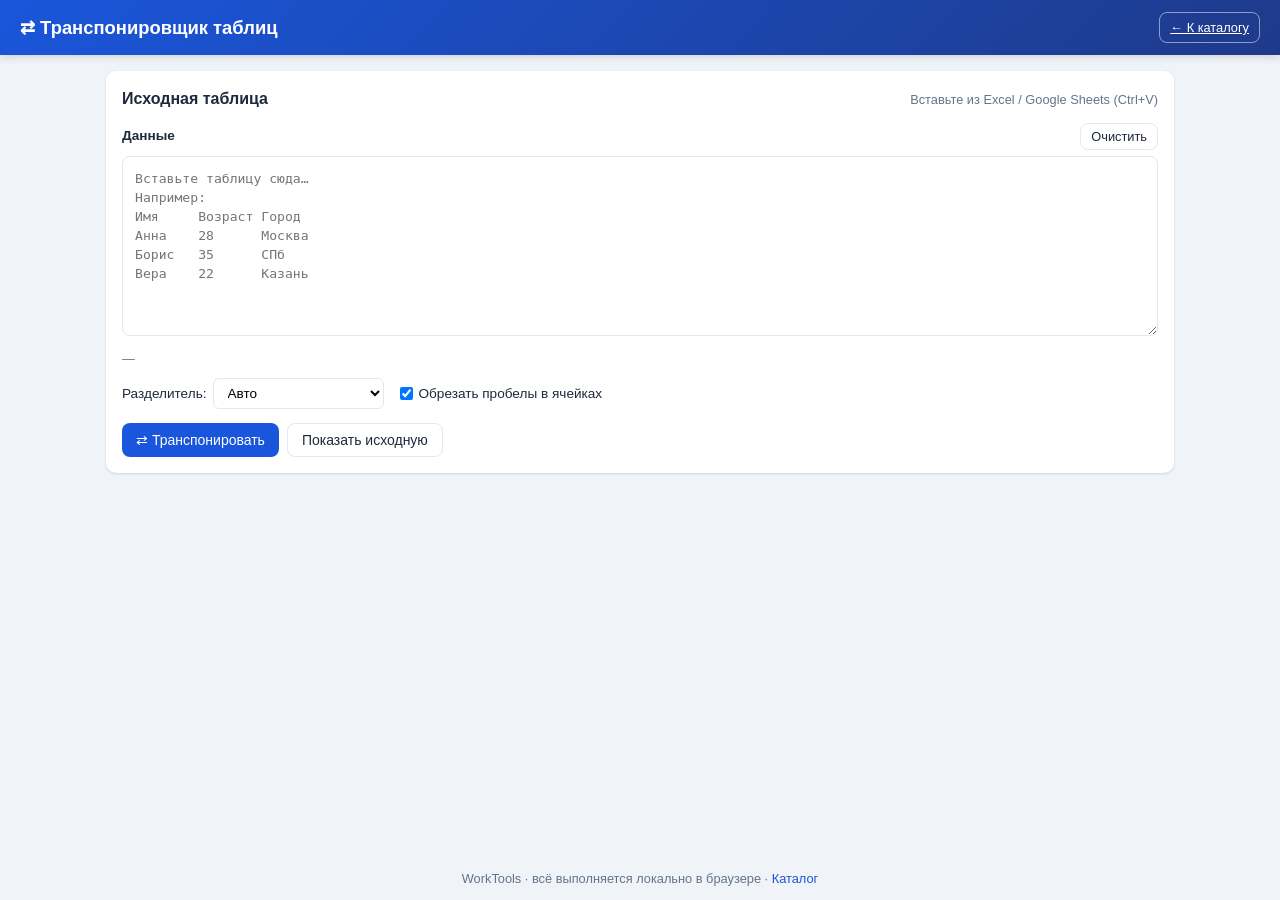
<file: tools/transpose/index.html>
<!DOCTYPE html>
<html lang="ru">
<head>
  <meta charset="UTF-8">
  <meta name="viewport" content="width=device-width, initial-scale=1.0">
  <!-- Yandex.Metrika counter -->
  <script type="text/javascript">
    (function(m,e,t,r,i,k,a){
        m[i]=m[i]||function(){(m[i].a=m[i].a||[]).push(arguments)};
        m[i].l=1*new Date();
        for (var j = 0; j < document.scripts.length; j++) {if (document.scripts[j].src === r) { return; }}
        k=e.createElement(t),a=e.getElementsByTagName(t)[0],k.async=1,k.src=r,a.parentNode.insertBefore(k,a)
    })(window, document,'script','https://mc.yandex.ru/metrika/tag.js?id=111442216', 'ym');
    ym(111442216, 'init', {ssr:true, webvisor:true, clickmap:true, ecommerce:"dataLayer", referrer: document.referrer, url: location.href, accurateTrackBounce:true, trackLinks:true});
  </script>
  <noscript><div><img src="https://mc.yandex.ru/watch/111442216" style="position:absolute; left:-9999px;" alt="" /></div></noscript>
  <!-- /Yandex.Metrika counter -->

  <title>Транспонировщик таблиц — WorkTools</title>
  <style>
    :root {
      --bg: #f0f4f8;
      --card: #ffffff;
      --primary: #1a56db;
      --primary-hover: #1e429f;
      --success: #057a55;
      --danger: #c81e1e;
      --warning: #c27803;
      --border: #e2e8f0;
      --text: #1e293b;
      --muted: #64748b;
      --radius: 10px;
      --shadow: 0 1px 3px rgba(0,0,0,.08), 0 1px 2px rgba(0,0,0,.06);
    }
    * { box-sizing: border-box; margin: 0; padding: 0; }
    body {
      font-family: -apple-system, BlinkMacSystemFont, "Segoe UI", Roboto, "Helvetica Neue", Arial, sans-serif;
      background: var(--bg);
      color: var(--text);
      line-height: 1.5;
      min-height: 100vh;
    }
    .app { display: flex; flex-direction: column; min-height: 100vh; }
    header {
      background: linear-gradient(135deg, #1a56db, #1e3a8a);
      color: #fff;
      padding: 12px 20px;
      display: flex;
      align-items: center;
      justify-content: space-between;
      flex-wrap: wrap;
      gap: 10px;
      box-shadow: 0 2px 8px rgba(0,0,0,.15);
    }
    header h1 { font-size: 1.15rem; font-weight: 600; }
    header .actions { display: flex; gap: 8px; flex-wrap: wrap; align-items: center; }
    .btn {
      display: inline-flex; align-items: center; gap: 6px;
      padding: 8px 14px; border: none; border-radius: 8px;
      font-size: 0.875rem; font-weight: 500; cursor: pointer;
      transition: background .15s, transform .1s;
    }
    .btn:active { transform: scale(.98); }
    .btn:disabled { opacity: .5; cursor: not-allowed; }
    .btn-primary { background: var(--primary); color: #fff; }
    .btn-primary:hover:not(:disabled) { background: var(--primary-hover); }
    .btn-success { background: var(--success); color: #fff; }
    .btn-success:hover:not(:disabled) { background: #046c4e; }
    .btn-danger { background: var(--danger); color: #fff; }
    .btn-danger:hover:not(:disabled) { background: #9b1c1c; }
    .btn-outline {
      background: transparent; color: #fff; border: 1px solid rgba(255,255,255,.5);
    }
    .btn-outline:hover { background: rgba(255,255,255,.12); }
    .btn-sm { padding: 5px 10px; font-size: 0.8rem; }
    .btn-ghost {
      background: #fff; color: var(--text); border: 1px solid var(--border);
    }
    .btn-ghost:hover { background: #f8fafc; }
    main { flex: 1; padding: 16px; max-width: 1100px; margin: 0 auto; width: 100%; }
    .card {
      background: var(--card); border-radius: var(--radius);
      box-shadow: var(--shadow); padding: 16px; margin-bottom: 14px;
    }
    .card h2 {
      font-size: 1rem; margin-bottom: 12px;
      display: flex; align-items: center; justify-content: space-between; gap: 10px; flex-wrap: wrap;
    }
    .card h2 .hint { font-size: 0.8rem; font-weight: 400; color: var(--muted); }
    .input-panel label {
      display: flex; justify-content: space-between; align-items: center;
      font-size: 0.85rem; font-weight: 600; margin-bottom: 6px; color: var(--text);
    }
    .input-panel textarea {
      width: 100%; min-height: 180px; max-height: 40vh;
      padding: 12px; border: 1px solid var(--border);
      border-radius: 8px; font-family: ui-monospace, SFMono-Regular, Menlo, Monaco, Consolas, monospace;
      font-size: 0.82rem; line-height: 1.45; background: #fff;
      transition: border-color .15s, box-shadow .15s;
      resize: vertical; outline: none;
    }
    .input-panel textarea:focus {
      border-color: var(--primary); box-shadow: 0 0 0 3px rgba(26,86,219,.15);
    }
    .input-panel .meta {
      margin-top: 6px; font-size: 0.8rem; color: var(--muted);
      display: flex; gap: 12px; flex-wrap: wrap; align-items: center;
    }
    .options-row {
      display: flex; flex-wrap: wrap; gap: 16px; align-items: center; margin-top: 10px;
    }
    .options-row label {
      display: flex; align-items: center; gap: 6px;
      font-size: 0.85rem; cursor: pointer; font-weight: 500;
    }
    .options-row select {
      padding: 6px 10px; border: 1px solid var(--border); border-radius: 6px;
      font-size: 0.85rem; background: #fff;
    }
    .actions-bar {
      display: flex; flex-wrap: wrap; gap: 8px; margin-top: 14px;
    }
    .table-wrap {
      overflow: auto; max-height: 50vh; border: 1px solid var(--border);
      border-radius: 8px; margin-top: 10px;
    }
    table.data-table {
      border-collapse: collapse; width: max-content; min-width: 100%;
      font-size: 0.8rem;
    }
    table.data-table th, table.data-table td {
      border: 1px solid var(--border); padding: 6px 10px;
      text-align: left; white-space: nowrap; max-width: 280px;
      overflow: hidden; text-overflow: ellipsis;
    }
    table.data-table th {
      background: #f1f5f9; font-weight: 600; position: sticky; top: 0; z-index: 1;
    }
    table.data-table tr:nth-child(even) td { background: #f8fafc; }
    table.data-table tr:hover td { background: #eff6ff; }
    .empty-state {
      text-align: center; padding: 32px 16px; color: var(--muted); font-size: 0.9rem;
    }
    .status {
      font-size: 0.85rem; color: var(--muted); margin-top: 8px;
    }
    .status strong { color: var(--text); }
    .toast {
      position: fixed; bottom: 24px; left: 50%; transform: translateX(-50%) translateY(80px);
      background: #1e293b; color: #fff; padding: 10px 20px; border-radius: 8px;
      font-size: 0.9rem; opacity: 0; transition: transform .25s, opacity .25s;
      z-index: 100; pointer-events: none;
    }
    .toast.show { transform: translateX(-50%) translateY(0); opacity: 1; }
    footer {
      text-align: center; padding: 12px; font-size: 0.8rem; color: var(--muted);
    }
    footer a { color: var(--primary); text-decoration: none; }
  </style>
</head>
<body>
  <div class="app">
    <header>
      <h1>⇄ Транспонировщик таблиц</h1>
      <div class="actions">
        <a href="../../index.html" class="btn btn-outline btn-sm">← К каталогу</a>
      </div>
    </header>

    <main>
      <div class="card">
        <h2>
          Исходная таблица
          <span class="hint">Вставьте из Excel / Google Sheets (Ctrl+V)</span>
        </h2>
        <div class="input-panel">
          <label>
            Данные
            <button type="button" class="btn btn-ghost btn-sm" id="btnClearInput">Очистить</button>
          </label>
          <textarea id="input" placeholder="Вставьте таблицу сюда…
Например:
Имя	Возраст	Город
Анна	28	Москва
Борис	35	СПб
Вера	22	Казань"></textarea>
          <div class="meta">
            <span id="inputMeta">—</span>
            <span id="delimiterHint"></span>
          </div>
        </div>

        <div class="options-row">
          <label>
            Разделитель:
            <select id="delimiter">
              <option value="auto">Авто</option>
              <option value="\t">Табуляция (Excel)</option>
              <option value=",">Запятая (CSV)</option>
              <option value=";">Точка с запятой</option>
              <option value="|">Вертикальная черта</option>
            </select>
          </label>
          <label>
            <input type="checkbox" id="trimCells" checked>
            Обрезать пробелы в ячейках
          </label>
        </div>

        <div class="actions-bar">
          <button type="button" class="btn btn-primary" id="btnTranspose">⇄ Транспонировать</button>
          <button type="button" class="btn btn-ghost" id="btnPreview">Показать исходную</button>
        </div>
      </div>

      <div class="card" id="resultCard" style="display:none;">
        <h2>
          Результат
          <span class="hint" id="resultHint"></span>
        </h2>
        <div class="actions-bar" style="margin-top:0; margin-bottom:10px;">
          <button type="button" class="btn btn-success btn-sm" id="btnCopyTsv">📋 Скопировать TSV</button>
          <button type="button" class="btn btn-ghost btn-sm" id="btnCopyCsv">Скопировать CSV</button>
          <button type="button" class="btn btn-ghost btn-sm" id="btnUseAsInput">← Использовать как исходную</button>
        </div>
        <div class="table-wrap" id="resultTableWrap"></div>
        <div class="status" id="resultStatus"></div>
      </div>

      <div class="card" id="previewCard" style="display:none;">
        <h2>Предпросмотр исходной</h2>
        <div class="table-wrap" id="previewTableWrap"></div>
      </div>
    </main>

    <footer>
      WorkTools · всё выполняется локально в браузере · <a href="../../index.html">Каталог</a>
    </footer>
  </div>

  <div class="toast" id="toast"></div>

  <script>
    const $ = (sel) => document.querySelector(sel);

    let lastMatrix = null;      // transposed
    let lastSourceMatrix = null;

    function showToast(msg) {
      const t = $('#toast');
      t.textContent = msg;
      t.classList.add('show');
      clearTimeout(t._timer);
      t._timer = setTimeout(() => t.classList.remove('show'), 2200);
    }

    function detectDelimiter(text) {
      const lines = text.trim().split(/\r?\n/).filter(l => l.length);
      if (!lines.length) return '\t';
      const sample = lines.slice(0, 5).join('\n');
      const counts = {
        '\t': (sample.match(/\t/g) || []).length,
        ';': (sample.match(/;/g) || []).length,
        ',': (sample.match(/,/g) || []).length,
        '|': (sample.match(/\|/g) || []).length
      };
      // Prefer tab if present (Excel paste)
      if (counts['\t'] > 0) return '\t';
      let best = ',';
      let max = counts[','];
      for (const [d, c] of Object.entries(counts)) {
        if (c > max) { max = c; best = d; }
      }
      return best;
    }

    function parseTable(text, delimiter, trim) {
      const lines = text.replace(/\r\n/g, '\n').replace(/\r/g, '\n').split('\n');
      // drop trailing empty lines
      while (lines.length && lines[lines.length - 1].trim() === '') lines.pop();
      if (!lines.length) return [];

      const delim = delimiter === 'auto' ? detectDelimiter(text) : delimiter;
      const rows = lines.map(line => {
        // simple split (no quoted CSV support for speed/simplicity — good enough for Excel paste)
        let cells = line.split(delim);
        if (trim) cells = cells.map(c => c.trim());
        return cells;
      });

      // normalize width
      const maxCols = Math.max(...rows.map(r => r.length), 0);
      return rows.map(r => {
        while (r.length < maxCols) r.push('');
        return r;
      });
    }

    function transpose(matrix) {
      if (!matrix.length) return [];
      const rows = matrix.length;
      const cols = matrix[0].length;
      const out = Array.from({ length: cols }, () => Array(rows).fill(''));
      for (let i = 0; i < rows; i++) {
        for (let j = 0; j < cols; j++) {
          out[j][i] = matrix[i][j] ?? '';
        }
      }
      return out;
    }

    function matrixToTsv(matrix) {
      return matrix.map(row => row.join('\t')).join('\n');
    }

    function matrixToCsv(matrix) {
      return matrix.map(row =>
        row.map(cell => {
          const s = String(cell);
          if (/[",\n\r]/.test(s)) return '"' + s.replace(/"/g, '""') + '"';
          return s;
        }).join(',')
      ).join('\n');
    }

    function renderTable(matrix, container) {
      if (!matrix.length) {
        container.innerHTML = '<div class="empty-state">Пустая таблица</div>';
        return;
      }
      const table = document.createElement('table');
      table.className = 'data-table';
      const thead = document.createElement('thead');
      const tbody = document.createElement('tbody');

      // first row as header for visual clarity
      const headerRow = document.createElement('tr');
      matrix[0].forEach((cell, idx) => {
        const th = document.createElement('th');
        th.textContent = cell || `Col ${idx + 1}`;
        th.title = cell;
        headerRow.appendChild(th);
      });
      thead.appendChild(headerRow);

      for (let i = 1; i < matrix.length; i++) {
        const tr = document.createElement('tr');
        matrix[i].forEach(cell => {
          const td = document.createElement('td');
          td.textContent = cell;
          td.title = cell;
          tr.appendChild(td);
        });
        tbody.appendChild(tr);
      }

      // if only one row — still show it as body without header assumption
      if (matrix.length === 1) {
        thead.innerHTML = '';
        const tr = document.createElement('tr');
        matrix[0].forEach(cell => {
          const td = document.createElement('td');
          td.textContent = cell;
          tr.appendChild(td);
        });
        tbody.appendChild(tr);
      }

      table.appendChild(thead);
      table.appendChild(tbody);
      container.innerHTML = '';
      container.appendChild(table);
    }

    function updateInputMeta() {
      const text = $('#input').value;
      if (!text.trim()) {
        $('#inputMeta').textContent = '—';
        $('#delimiterHint').textContent = '';
        return;
      }
      const delim = $('#delimiter').value === 'auto'
        ? detectDelimiter(text)
        : $('#delimiter').value;
      const matrix = parseTable(text, $('#delimiter').value, $('#trimCells').checked);
      const rows = matrix.length;
      const cols = matrix[0] ? matrix[0].length : 0;
      $('#inputMeta').textContent = `${rows} × ${cols}`;
      const names = { '\t': 'табуляция', ',': 'запятая', ';': 'точка с запятой', '|': '|' };
      $('#delimiterHint').textContent = $('#delimiter').value === 'auto'
        ? `(авто: ${names[delim] || delim})`
        : '';
    }

    function doTranspose() {
      const text = $('#input').value;
      if (!text.trim()) {
        showToast('Вставьте таблицу');
        return;
      }
      const matrix = parseTable(text, $('#delimiter').value, $('#trimCells').checked);
      if (!matrix.length) {
        showToast('Не удалось разобрать таблицу');
        return;
      }
      lastSourceMatrix = matrix;
      lastMatrix = transpose(matrix);
      const rows = lastMatrix.length;
      const cols = lastMatrix[0] ? lastMatrix[0].length : 0;

      $('#resultCard').style.display = 'block';
      $('#resultHint').textContent = `${matrix.length}×${matrix[0].length} → ${rows}×${cols}`;
      renderTable(lastMatrix, $('#resultTableWrap'));
      $('#resultStatus').innerHTML = `Строк: <strong>${rows}</strong>, столбцов: <strong>${cols}</strong>`;
      $('#previewCard').style.display = 'none';
      showToast('Готово');
    }

    function showPreview() {
      const text = $('#input').value;
      if (!text.trim()) {
        showToast('Вставьте таблицу');
        return;
      }
      const matrix = parseTable(text, $('#delimiter').value, $('#trimCells').checked);
      lastSourceMatrix = matrix;
      $('#previewCard').style.display = 'block';
      renderTable(matrix, $('#previewTableWrap'));
    }

    async function copyText(str, label) {
      try {
        await navigator.clipboard.writeText(str);
        showToast(label + ' скопировано');
      } catch {
        // fallback
        const ta = document.createElement('textarea');
        ta.value = str;
        document.body.appendChild(ta);
        ta.select();
        document.execCommand('copy');
        document.body.removeChild(ta);
        showToast(label + ' скопировано');
      }
    }

    // Events
    $('#input').addEventListener('input', updateInputMeta);
    $('#input').addEventListener('paste', () => setTimeout(updateInputMeta, 0));
    $('#delimiter').addEventListener('change', updateInputMeta);
    $('#trimCells').addEventListener('change', updateInputMeta);

    $('#btnClearInput').addEventListener('click', () => {
      $('#input').value = '';
      updateInputMeta();
      $('#resultCard').style.display = 'none';
      $('#previewCard').style.display = 'none';
      lastMatrix = null;
    });

    $('#btnTranspose').addEventListener('click', doTranspose);
    $('#btnPreview').addEventListener('click', showPreview);

    $('#btnCopyTsv').addEventListener('click', () => {
      if (!lastMatrix) return;
      copyText(matrixToTsv(lastMatrix), 'TSV');
    });
    $('#btnCopyCsv').addEventListener('click', () => {
      if (!lastMatrix) return;
      copyText(matrixToCsv(lastMatrix), 'CSV');
    });
    $('#btnUseAsInput').addEventListener('click', () => {
      if (!lastMatrix) return;
      $('#input').value = matrixToTsv(lastMatrix);
      updateInputMeta();
      $('#resultCard').style.display = 'none';
      showToast('Загружено в исходную');
    });

    // Ctrl+Enter to transpose
    document.addEventListener('keydown', (e) => {
      if ((e.ctrlKey || e.metaKey) && e.key === 'Enter') {
        e.preventDefault();
        doTranspose();
      }
    });

    updateInputMeta();
  </script>
</body>
</html>
</file>
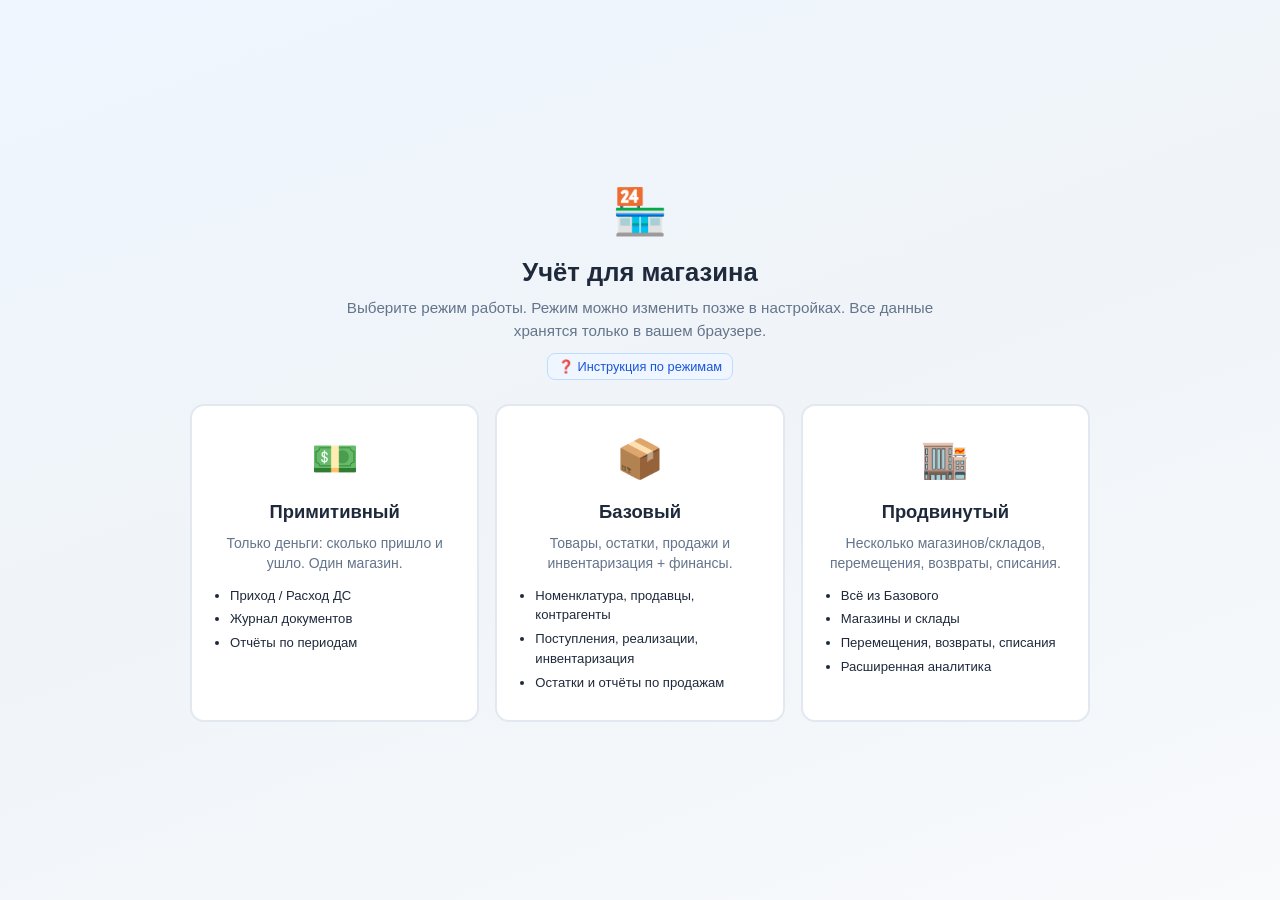
<file: tools/uchet/index.html>
<!DOCTYPE html>
<html lang="ru">
<head>
  <meta charset="UTF-8">
  <meta name="viewport" content="width=device-width, initial-scale=1.0">
  <!-- Yandex.Metrika counter -->
  <script type="text/javascript">
    (function(m,e,t,r,i,k,a){
        m[i]=m[i]||function(){(m[i].a=m[i].a||[]).push(arguments)};
        m[i].l=1*new Date();
        for (var j = 0; j < document.scripts.length; j++) {if (document.scripts[j].src === r) { return; }}
        k=e.createElement(t),a=e.getElementsByTagName(t)[0],k.async=1,k.src=r,a.parentNode.insertBefore(k,a)
    })(window, document,'script','https://mc.yandex.ru/metrika/tag.js?id=111442216', 'ym');
    ym(111442216, 'init', {ssr:true, webvisor:true, clickmap:true, ecommerce:"dataLayer", referrer: document.referrer, url: location.href, accurateTrackBounce:true, trackLinks:true});
  </script>
  <noscript><div><img src="https://mc.yandex.ru/watch/111442216" style="position:absolute; left:-9999px;" alt="" /></div></noscript>
  <!-- /Yandex.Metrika counter -->

  <title>Учёт для магазина — WorkTools</title>
  <style>
    :root {
      --bg: #f0f4f8;
      --card: #ffffff;
      --primary: #1a56db;
      --primary-hover: #1e429f;
      --success: #057a55;
      --danger: #c81e1e;
      --warning: #c27803;
      --border: #e2e8f0;
      --text: #1e293b;
      --muted: #64748b;
      --radius: 10px;
      --shadow: 0 1px 3px rgba(0,0,0,.08), 0 1px 2px rgba(0,0,0,.06);
      --sidebar-w: 220px;
    }
    * { box-sizing: border-box; margin: 0; padding: 0; }
    body {
      font-family: -apple-system, BlinkMacSystemFont, "Segoe UI", Roboto, "Helvetica Neue", Arial, sans-serif;
      background: var(--bg);
      color: var(--text);
      line-height: 1.5;
      min-height: 100vh;
    }
    .app { display: flex; flex-direction: column; min-height: 100vh; }
    header {
      background: linear-gradient(135deg, #1a56db, #1e3a8a);
      color: #fff;
      padding: 10px 16px;
      display: flex;
      align-items: center;
      justify-content: space-between;
      flex-wrap: wrap;
      gap: 8px;
      box-shadow: 0 2px 8px rgba(0,0,0,.15);
      position: sticky;
      top: 0;
      z-index: 100;
    }
    header h1 { font-size: 1.1rem; font-weight: 600; }
    header .actions { display: flex; gap: 6px; flex-wrap: wrap; align-items: center; }
    .btn {
      display: inline-flex; align-items: center; gap: 5px;
      padding: 7px 12px; border: none; border-radius: 8px;
      font-size: 0.825rem; font-weight: 500; cursor: pointer;
      transition: background .15s, transform .1s;
      white-space: nowrap;
    }
    .btn:active { transform: scale(.98); }
    .btn:disabled { opacity: .5; cursor: not-allowed; }
    .btn-primary { background: var(--primary); color: #fff; }
    .btn-primary:hover:not(:disabled) { background: var(--primary-hover); }
    .btn-success { background: var(--success); color: #fff; }
    .btn-success:hover:not(:disabled) { background: #046c4e; }
    .btn-danger { background: var(--danger); color: #fff; }
    .btn-danger:hover:not(:disabled) { background: #9b1c1c; }
    .btn-warning { background: var(--warning); color: #fff; }
    .btn-outline {
      background: transparent; color: #fff; border: 1px solid rgba(255,255,255,.5);
    }
    .btn-outline:hover { background: rgba(255,255,255,.12); }
    .btn-sm { padding: 5px 10px; font-size: 0.8rem; }
    .btn-lg { padding: 12px 20px; font-size: 1rem; }
    .btn-ghost {
      background: #fff; color: var(--text); border: 1px solid var(--border);
    }
    .btn-ghost:hover { background: #f8fafc; }
    .btn-block { width: 100%; justify-content: center; }
    .workspace {
      display: flex;
      flex: 1;
      min-height: 0;
      overflow: hidden;
    }
    .sidebar {
      width: var(--sidebar-w);
      background: var(--card);
      border-right: 1px solid var(--border);
      padding: 12px 0;
      overflow-y: auto;
      flex-shrink: 0;
      display: flex;
      flex-direction: column;
    }
    .sidebar-section {
      padding: 8px 12px 4px;
      font-size: 0.7rem;
      font-weight: 600;
      text-transform: uppercase;
      letter-spacing: .04em;
      color: var(--muted);
    }
    .nav-item {
      display: flex;
      align-items: center;
      gap: 8px;
      padding: 9px 14px;
      font-size: 0.875rem;
      color: var(--text);
      cursor: pointer;
      border: none;
      background: none;
      width: 100%;
      text-align: left;
      transition: background .12s;
    }
    .nav-item:hover { background: #f1f5f9; }
    .nav-item.active {
      background: #eff6ff;
      color: var(--primary);
      font-weight: 600;
      border-right: 3px solid var(--primary);
    }
    .nav-item .icon { width: 18px; text-align: center; flex-shrink: 0; }
    .main {
      flex: 1;
      overflow-y: auto;
      padding: 16px 20px 32px;
      min-width: 0;
      /* на широких экранах контент не растягивается на всю ширину */
      --content-max: 1120px;
    }
    @media (min-width: 1280px) {
      .main {
        padding-left: max(24px, calc((100% - var(--content-max)) / 2));
        padding-right: max(24px, calc((100% - var(--content-max)) / 2));
      }
    }
    @media (min-width: 1600px) {
      .main {
        --content-max: 1280px;
      }
    }
    .page-header {
      display: flex;
      align-items: center;
      justify-content: space-between;
      flex-wrap: wrap;
      gap: 10px;
      margin-bottom: 16px;
      max-width: var(--content-max);
    }
    .page-header h2 { font-size: 1.25rem; font-weight: 600; margin: 0; }
    .page-title-row {
      display: flex;
      align-items: center;
      gap: 10px;
      flex-wrap: wrap;
    }
    .btn-help {
      color: var(--primary);
      border-color: #bfdbfe;
      background: #eff6ff;
      font-weight: 500;
    }
    .btn-help:hover { background: #dbeafe; }
    .help-body {
      line-height: 1.55;
      font-size: 0.92rem;
      color: var(--text);
      max-height: min(70vh, 560px);
      overflow-y: auto;
      padding-right: 4px;
    }
    .help-body h4 {
      margin: 14px 0 6px;
      font-size: 0.95rem;
      color: var(--primary);
    }
    .help-body h4:first-child { margin-top: 0; }
    .help-body ul, .help-body ol { margin: 6px 0 8px 1.2em; padding: 0; }
    .help-body li { margin: 4px 0; }
    .help-body p { margin: 6px 0; }
    .help-body .tip {
      background: #f0f9ff;
      border: 1px solid #bae6fd;
      border-radius: 8px;
      padding: 10px 12px;
      margin: 10px 0;
      font-size: 0.88rem;
    }
    .card {
      background: var(--card);
      border-radius: var(--radius);
      box-shadow: var(--shadow);
      border: 1px solid var(--border);
      padding: 16px;
      margin-bottom: 16px;
      max-width: var(--content-max);
    }
    .card h3 { font-size: 1rem; margin-bottom: 12px; }
    .quick-actions {
      display: grid;
      grid-template-columns: repeat(auto-fill, minmax(140px, 160px));
      gap: 10px;
      margin-bottom: 20px;
      max-width: var(--content-max);
      justify-content: start;
    }
    .quick-btn {
      display: flex;
      flex-direction: column;
      align-items: center;
      justify-content: center;
      gap: 6px;
      padding: 16px 10px;
      background: var(--card);
      border: 1px solid var(--border);
      border-radius: var(--radius);
      cursor: pointer;
      transition: border-color .15s, box-shadow .15s, transform .1s;
      font-size: 0.85rem;
      font-weight: 500;
      color: var(--text);
    }
    .quick-btn:hover {
      border-color: var(--primary);
      box-shadow: 0 0 0 3px rgba(26,86,219,.12);
    }
    .quick-btn .qa-icon { font-size: 1.6rem; }
    table {
      width: 100%;
      border-collapse: collapse;
      font-size: 0.875rem;
      table-layout: auto;
    }
    th, td {
      padding: 8px 12px;
      text-align: left;
      border-bottom: 1px solid var(--border);
      vertical-align: middle;
    }
    th {
      background: #f8fafc;
      font-weight: 600;
      color: var(--muted);
      font-size: 0.78rem;
      text-transform: uppercase;
      letter-spacing: .03em;
      white-space: nowrap;
    }
    /* числовые и статусные колонки — компактные */
    td.text-right, th.text-right {
      white-space: nowrap;
      width: 1%;
      font-variant-numeric: tabular-nums;
    }
    td.row-actions, th:last-child {
      width: 1%;
      white-space: nowrap;
    }
    /* длинные названия не раздувают таблицу бесконечно */
    .table-wrap td {
      max-width: 280px;
      overflow: hidden;
      text-overflow: ellipsis;
    }
    .table-wrap td.text-right,
    .table-wrap td.row-actions {
      max-width: none;
      overflow: visible;
    }
    tr:hover td { background: #f8fafc; }
    .text-right { text-align: right; }
    .text-center { text-align: center; }
    .text-success { color: var(--success); }
    .text-danger { color: var(--danger); }
    .text-muted { color: var(--muted); }
    .badge {
      display: inline-block;
      padding: 2px 8px;
      border-radius: 999px;
      font-size: 0.75rem;
      font-weight: 500;
    }
    .badge-income { background: #d1fae5; color: #065f46; }
    .badge-expense { background: #fee2e2; color: #991b1b; }
    .badge-posted { background: #dbeafe; color: #1e40af; }
    .badge-draft { background: #f1f5f9; color: #475569; }
    .form-grid {
      display: grid;
      grid-template-columns: repeat(auto-fill, minmax(200px, 1fr));
      gap: 12px;
      margin-bottom: 14px;
    }
    .form-group { display: flex; flex-direction: column; gap: 4px; }
    .form-group label {
      font-size: 0.8rem;
      font-weight: 500;
      color: var(--muted);
    }
    .form-group input,
    .form-group select,
    .form-group textarea {
      padding: 8px 10px;
      border: 1px solid var(--border);
      border-radius: 8px;
      font-size: 0.875rem;
      background: #fff;
      outline: none;
      transition: border-color .15s, box-shadow .15s;
    }
    .form-group input:focus,
    .form-group select:focus,
    .form-group textarea:focus {
      border-color: var(--primary);
      box-shadow: 0 0 0 3px rgba(26,86,219,.15);
    }
    .form-group textarea { min-height: 70px; resize: vertical; }
    .form-actions {
      display: flex;
      gap: 8px;
      flex-wrap: wrap;
      margin-top: 12px;
      padding-top: 12px;
      border-top: 1px solid var(--border);
    }
    .modal-overlay {
      position: fixed;
      inset: 0;
      background: rgba(15,23,42,.45);
      display: flex;
      align-items: center;
      justify-content: center;
      z-index: 200;
      padding: 16px;
      opacity: 0;
      visibility: hidden;
      transition: opacity .2s, visibility .2s;
    }
    .modal-overlay.open {
      opacity: 1;
      visibility: visible;
    }
    .modal {
      background: var(--card);
      border-radius: 12px;
      box-shadow: 0 20px 40px rgba(0,0,0,.2);
      width: 100%;
      max-width: 640px;
      max-height: 92vh;
      overflow-y: auto;
      padding: 20px;
      transform: translateY(12px);
      transition: transform .2s;
      display: flex;
      flex-direction: column;
    }
    .modal-overlay.open .modal { transform: translateY(0); }
    .modal.wide {
      max-width: min(1100px, 96vw);
      min-height: min(640px, 88vh);
    }
    .modal-header {
      display: flex;
      align-items: center;
      justify-content: space-between;
      margin-bottom: 16px;
      flex-shrink: 0;
    }
    .modal-header h3 { font-size: 1.15rem; }
    .modal-close {
      background: none;
      border: none;
      font-size: 1.4rem;
      cursor: pointer;
      color: var(--muted);
      line-height: 1;
      padding: 4px;
    }
    .table-wrap {
      overflow-x: auto;
      overflow-y: visible;
      border: 1px solid var(--border);
      border-radius: 8px;
      background: #fff;
      max-width: 100%;
    }
    /* списки документов / отчёты: чуть плотнее строки */
    .card > .table-wrap table,
    #reportResult .table-wrap table,
    #stockResult .table-wrap table {
      font-size: 0.84rem;
    }
    .card > .table-wrap th,
    .card > .table-wrap td,
    #reportResult th,
    #reportResult td,
    #stockResult th,
    #stockResult td {
      padding: 7px 10px;
    }
    .lines-table {
      min-width: 640px;
    }
    .lines-table th:first-child,
    .lines-table td:first-child {
      min-width: 220px;
      width: 36%;
    }
    .lines-table th:nth-child(2),
    .lines-table td:nth-child(2) {
      min-width: 100px;
      width: 12%;
    }
    .lines-table input, .lines-table select {
      width: 100%;
      padding: 8px 10px;
      border: 1px solid var(--border);
      border-radius: 6px;
      font-size: 0.875rem;
      min-height: 36px;
    }
    .lines-table .sum-cell { font-weight: 600; text-align: right; white-space: nowrap; }
    .lines-table tbody tr td { vertical-align: middle; padding: 8px; }
    .doc-lines-block {
      flex: 1;
      min-height: 220px;
      margin: 8px 0 4px;
    }
    .doc-lines-block .table-wrap {
      max-height: min(42vh, 380px);
      overflow-y: auto;
      overflow-x: auto;
    }
    .empty-state {
      text-align: center;
      padding: 40px 20px;
      color: var(--muted);
    }
    .empty-state .icon { font-size: 2.5rem; margin-bottom: 10px; }
    .filters {
      display: flex;
      flex-wrap: wrap;
      gap: 10px;
      align-items: flex-end;
      margin-bottom: 14px;
      max-width: var(--content-max);
    }
    .filters .form-group { min-width: 130px; max-width: 220px; }
    .filters .form-group.search-box { max-width: 280px; flex: 1; }
    .report-summary {
      display: grid;
      grid-template-columns: repeat(auto-fill, minmax(150px, 180px));
      gap: 12px;
      margin-bottom: 16px;
      max-width: var(--content-max);
      justify-content: start;
    }
    .stat-card {
      background: #f8fafc;
      border: 1px solid var(--border);
      border-radius: 10px;
      padding: 12px 14px;
      text-align: center;
    }
    .stat-card .value {
      font-size: 1.25rem;
      font-weight: 700;
      font-variant-numeric: tabular-nums;
    }
    .stat-card .label {
      font-size: 0.78rem;
      color: var(--muted);
      margin-top: 2px;
    }
    /* диаграммы и блоки отчётов не шире контента */
    .chart-card, #reportResult > .card, #stockResult > .card {
      max-width: var(--content-max);
    }
    #reportResult, #stockResult {
      max-width: var(--content-max);
    }
    .mode-screen {
      display: flex;
      flex-direction: column;
      align-items: center;
      justify-content: center;
      min-height: 100vh;
      padding: 24px;
      background: linear-gradient(160deg, #eff6ff 0%, #f0f4f8 50%, #f8fafc 100%);
    }
    .mode-cards {
      display: grid;
      grid-template-columns: repeat(auto-fit, minmax(240px, 1fr));
      gap: 16px;
      max-width: 900px;
      width: 100%;
      margin-top: 24px;
    }
    .mode-card {
      background: var(--card);
      border: 2px solid var(--border);
      border-radius: 14px;
      padding: 24px 20px;
      cursor: pointer;
      transition: border-color .2s, box-shadow .2s, transform .15s;
      text-align: center;
    }
    .mode-card:hover {
      border-color: var(--primary);
      box-shadow: 0 8px 24px rgba(26,86,219,.12);
      transform: translateY(-2px);
    }
    .mode-card .mode-icon { font-size: 2.4rem; margin-bottom: 10px; }
    .mode-card h3 { font-size: 1.15rem; margin-bottom: 8px; }
    .mode-card p { font-size: 0.875rem; color: var(--muted); line-height: 1.45; }
    .mode-card ul {
      text-align: left;
      margin-top: 12px;
      padding-left: 18px;
      font-size: 0.82rem;
      color: var(--text);
    }
    .mode-card li { margin-bottom: 4px; }
    .search-box {
      position: relative;
    }
    .search-box input {
      width: 100%;
      padding: 8px 10px 8px 32px;
      border: 1px solid var(--border);
      border-radius: 8px;
      font-size: 0.875rem;
    }
    .search-box::before {
      content: "🔍";
      position: absolute;
      left: 10px;
      top: 50%;
      transform: translateY(-50%);
      font-size: 0.85rem;
      opacity: .6;
    }
    /* Combobox / autocomplete for reference fields */
    .combo {
      position: relative;
      width: 100%;
    }
    .combo input[type="text"] {
      width: 100%;
      padding: 8px 28px 8px 10px;
      border: 1px solid var(--border);
      border-radius: 8px;
      font-size: 0.875rem;
      background: #fff;
      outline: none;
      transition: border-color .15s, box-shadow .15s;
    }
    .combo input:focus {
      border-color: var(--primary);
      box-shadow: 0 0 0 3px rgba(26,86,219,.15);
    }
    .combo .combo-clear {
      position: absolute;
      right: 6px;
      top: 50%;
      transform: translateY(-50%);
      background: none;
      border: none;
      color: var(--muted);
      cursor: pointer;
      font-size: 1rem;
      line-height: 1;
      padding: 2px 4px;
      display: none;
    }
    .combo.has-value .combo-clear { display: block; }
    .combo-dropdown {
      position: fixed;
      background: #fff;
      border: 1px solid var(--border);
      border-radius: 8px;
      box-shadow: 0 12px 32px rgba(0,0,0,.18);
      max-height: 260px;
      overflow-y: auto;
      z-index: 400;
      display: none;
      min-width: 180px;
    }
    .combo-dropdown.open { display: block; }
    .combo-item {
      padding: 8px 12px;
      font-size: 0.875rem;
      cursor: pointer;
      display: flex;
      flex-direction: column;
      gap: 1px;
    }
    .combo-item:hover, .combo-item.active {
      background: #eff6ff;
    }
    .combo-item .ci-main { font-weight: 500; }
    .combo-item .ci-sub { font-size: 0.75rem; color: var(--muted); }
    .combo-item.combo-create {
      border-top: 1px solid var(--border);
      color: var(--primary);
      font-weight: 500;
    }
    .combo-item.combo-create:hover { background: #eff6ff; }
    .combo-empty {
      padding: 10px 12px;
      font-size: 0.85rem;
      color: var(--muted);
    }
    .lines-table .combo input[type="text"] {
      padding: 6px 24px 6px 8px;
      font-size: 0.85rem;
      border-radius: 6px;
    }
    .toast {
      position: fixed;
      bottom: 24px;
      right: 24px;
      background: #1e293b;
      color: #fff;
      padding: 12px 18px;
      border-radius: 10px;
      font-size: 0.875rem;
      z-index: 300;
      opacity: 0;
      transform: translateY(10px);
      transition: opacity .25s, transform .25s;
      max-width: 320px;
    }
    .toast.show { opacity: 1; transform: translateY(0); }
    .toast.success { background: var(--success); }
    .toast.error { background: var(--danger); }
    footer {
      text-align: center;
      padding: 10px;
      font-size: 0.75rem;
      color: var(--muted);
      border-top: 1px solid var(--border);
      background: var(--card);
    }
    footer a { color: var(--primary); text-decoration: none; }
    .hidden { display: none !important; }
    .tabs {
      display: flex;
      gap: 4px;
      border-bottom: 1px solid var(--border);
      margin-bottom: 14px;
      flex-wrap: wrap;
    }
    .tab {
      padding: 8px 14px;
      font-size: 0.875rem;
      background: none;
      border: none;
      cursor: pointer;
      color: var(--muted);
      border-bottom: 2px solid transparent;
      margin-bottom: -1px;
    }
    .tab.active {
      color: var(--primary);
      font-weight: 600;
      border-bottom-color: var(--primary);
    }
    .row-actions {
      display: flex;
      gap: 4px;
      flex-wrap: wrap;
    }
    .row-actions .btn { padding: 4px 8px; font-size: 0.75rem; }
    tr.doc-row:hover td { background: #eff6ff; }
    tr.line-service td {
      background: #f5f3ff;
    }
    tr.line-service:hover td {
      background: #ede9fe;
    }
    .badge-service {
      background: #ede9fe;
      color: #5b21b6;
      font-size: 0.7rem;
      padding: 1px 6px;
      border-radius: 999px;
      margin-left: 6px;
      font-weight: 600;
      vertical-align: middle;
    }
    .badge-folder {
      background: #e0f2fe;
      color: #075985;
      font-size: 0.72rem;
      padding: 1px 6px;
      border-radius: 999px;
    }
    .tree-toggle {
      display: inline-flex;
      align-items: center;
      justify-content: center;
      width: 22px;
      height: 22px;
      border: none;
      background: #f1f5f9;
      border-radius: 4px;
      cursor: pointer;
      font-size: 0.7rem;
      color: var(--muted);
      margin-right: 6px;
      flex-shrink: 0;
      padding: 0;
    }
    .tree-toggle:hover { background: #e2e8f0; color: var(--text); }
    .tree-toggle.leaf {
      visibility: hidden;
    }
    .tree-name {
      display: flex;
      align-items: center;
      gap: 2px;
    }
    tr.tree-group td {
      background: #f8fafc;
      font-weight: 600;
    }
    .tree-indent {
      display: inline-block;
      width: 18px;
      flex-shrink: 0;
    }
    .chart-card h3 { margin-bottom: 12px; }
    .chart-bars { display: flex; flex-direction: column; gap: 8px; }
    .chart-row {
      display: grid;
      grid-template-columns: minmax(100px, 200px) 1fr minmax(64px, 90px);
      gap: 10px;
      align-items: center;
      font-size: 0.85rem;
      max-width: 720px;
    }
    .chart-label { color: var(--text); overflow: hidden; text-overflow: ellipsis; white-space: nowrap; }
    .chart-track {
      height: 18px;
      background: #f1f5f9;
      border-radius: 6px;
      overflow: hidden;
    }
    .chart-bar {
      height: 100%;
      border-radius: 6px;
      min-width: 2px;
      transition: width .3s ease;
    }
    .chart-val {
      text-align: right;
      font-weight: 600;
      font-variant-numeric: tabular-nums;
      white-space: nowrap;
    }
    input[readonly] {
      background: #f1f5f9 !important;
      color: var(--muted);
      cursor: default;
    }
    @media (max-width: 768px) {
      .workspace { flex-direction: column; }
      .sidebar {
        width: 100%;
        border-right: none;
        border-bottom: 1px solid var(--border);
        flex-direction: row;
        overflow-x: auto;
        padding: 8px;
        gap: 4px;
      }
      .sidebar-section { display: none; }
      .nav-item {
        white-space: nowrap;
        border-radius: 8px;
        padding: 8px 12px;
      }
      .nav-item.active { border-right: none; background: #dbeafe; }
      .main { padding: 12px; }
    }
  </style>
</head>
<body>
  <div id="app" class="app">
    <!-- Mode selection screen -->
    <div id="modeScreen" class="mode-screen hidden">
      <div style="text-align:center; max-width:640px;">
        <div style="font-size:2.8rem; margin-bottom:8px;">🏪</div>
        <h1 style="font-size:1.6rem; margin-bottom:6px;">Учёт для магазина</h1>
        <p style="color:var(--muted); font-size:0.95rem;">
          Выберите режим работы. Режим можно изменить позже в настройках.
          Все данные хранятся только в вашем браузере.
        </p>
        <p style="margin-top:10px"><button type="button" class="btn btn-ghost btn-sm btn-help" data-help="mode">❓ Инструкция по режимам</button></p>
      </div>
      <div class="mode-cards">
        <div class="mode-card" data-mode="primitive">
          <div class="mode-icon">💵</div>
          <h3>Примитивный</h3>
          <p>Только деньги: сколько пришло и ушло. Один магазин.</p>
          <ul>
            <li>Приход / Расход ДС</li>
            <li>Журнал документов</li>
            <li>Отчёты по периодам</li>
          </ul>
        </div>
        <div class="mode-card" data-mode="basic">
          <div class="mode-icon">📦</div>
          <h3>Базовый</h3>
          <p>Товары, остатки, продажи и инвентаризация + финансы.</p>
          <ul>
            <li>Номенклатура, продавцы, контрагенты</li>
            <li>Поступления, реализации, инвентаризация</li>
            <li>Остатки и отчёты по продажам</li>
          </ul>
        </div>
        <div class="mode-card" data-mode="advanced">
          <div class="mode-icon">🏬</div>
          <h3>Продвинутый</h3>
          <p>Несколько магазинов/складов, перемещения, возвраты, списания.</p>
          <ul>
            <li>Всё из Базового</li>
            <li>Магазины и склады</li>
            <li>Перемещения, возвраты, списания</li>
            <li>Расширенная аналитика</li>
          </ul>
        </div>
      </div>
    </div>

    <!-- Main application -->
    <div id="mainApp" class="hidden">
      <header>
        <h1>🏪 Учёт для магазина</h1>
        <div class="actions">
          <span id="modeBadge" class="badge" style="background:rgba(255,255,255,.2); color:#fff; padding:4px 10px;"></span>
          <button class="btn btn-outline btn-sm" id="btnSettings" title="Настройки">⚙ Настройки</button>
          <button class="btn btn-outline btn-sm" id="btnExportData" title="Экспорт данных">💾 Экспорт</button>
          <button class="btn btn-outline btn-sm" id="btnImportData" title="Загрузка данных">📂 Загрузка</button>
          <input type="file" id="importFileInput" accept=".json,application/json" class="hidden">
          <a href="../../index.html" class="btn btn-outline btn-sm">← К инструментам</a>
        </div>
      </header>

      <div class="workspace">
        <aside class="sidebar" id="sidebar"></aside>
        <main class="main" id="mainContent"></main>
      </div>

      <footer>
        WorkTools · Данные остаются только на вашем устройстве ·
        <a href="../../index.html">Все инструменты</a>
      </footer>
    </div>
  </div>

  <!-- Modal container -->
  <div id="modalOverlay" class="modal-overlay">
    <div class="modal" id="modalContent"></div>
  </div>
  <!-- Nested quick-create modal (keeps document form intact) -->
  <div id="quickModalOverlay" class="modal-overlay" style="z-index:250">
    <div class="modal" id="quickModalContent" style="max-width:480px"></div>
  </div>

  <div id="toast" class="toast"></div>

  <script>
(function() {
  'use strict';

  const STORAGE_KEY = 'worktools_uchet_v1';
  const VERSION = 1;

  // ─── Default state ───────────────────────────────────────────────
  function defaultState() {
    return {
      version: VERSION,
      mode: null, // 'primitive' | 'basic' | 'advanced'
      cashDocs: [],
      units: [
        { id: uid(), name: 'шт' },
        { id: uid(), name: 'кг' },
        { id: uid(), name: 'л' },
        { id: uid(), name: 'уп' }
      ],
      nomenclature: [],
      sellers: [],
      counterparties: [],
      stores: [],
      receipts: [],
      sales: [],
      inventories: [],
      transfers: [],
      returns: [],
      writeoffs: [],
      nextNumbers: {
        cash: {}, receipt: {}, sale: {}, inventory: {}, transfer: {}, return: {}, writeoff: {}
      }
    };
  }

  let state = defaultState();
  let currentView = 'dashboard';
  let editId = null;

  // ─── Utils ───────────────────────────────────────────────────────
  function uid() {
    return Date.now().toString(36) + Math.random().toString(36).slice(2, 8);
  }

  function today() {
    return new Date().toISOString().slice(0, 10);
  }

  function nowDateTime() {
    const d = new Date();
    const p = n => String(n).padStart(2, '0');
    return `${d.getFullYear()}-${p(d.getMonth() + 1)}-${p(d.getDate())}T${p(d.getHours())}:${p(d.getMinutes())}`;
  }

  function toInputDateTime(d) {
    if (!d) return nowDateTime();
    if (d.length === 10) return d + 'T12:00';
    return d.slice(0, 16);
  }

  function dateKey(d) {
    return (d || '').slice(0, 10);
  }

  /** Inclusive period check; from/to may be date or datetime */
  function inPeriod(docDate, from, to) {
    const dk = dateKey(docDate);
    if (from && dk < dateKey(from)) return false;
    if (to && dk > dateKey(to)) return false;
    return true;
  }

  function formatMoney(n) {
    if (n == null || isNaN(n)) return '0,00';
    return Number(n).toLocaleString('ru-RU', { minimumFractionDigits: 2, maximumFractionDigits: 2 });
  }

  function formatDate(d) {
    if (!d) return '—';
    const datePart = d.slice(0, 10);
    const parts = datePart.split('-');
    if (parts.length < 3) return d;
    let s = `${parts[2]}.${parts[1]}.${parts[0]}`;
    if (d.length > 10) {
      const t = d.slice(11, 16);
      if (t) s += ' ' + t;
    }
    return s;
  }

  /** Simple horizontal bar chart (no external libs) */
  function barChartHtml(items, opts) {
    opts = opts || {};
    const title = opts.title || '';
    const max = Math.max(...items.map(i => Math.abs(Number(i.value) || 0)), 0.0001);
    let h = `<div class="card chart-card">${title ? `<h3>${escapeHtml(title)}</h3>` : ''}<div class="chart-bars">`;
    items.forEach(it => {
      const v = Number(it.value) || 0;
      const pct = Math.max(2, Math.round(Math.abs(v) / max * 100));
      const color = it.color || (v >= 0 ? 'var(--success)' : 'var(--danger)');
      h += `<div class="chart-row">
        <div class="chart-label">${escapeHtml(it.label)}</div>
        <div class="chart-track"><div class="chart-bar" style="width:${pct}%;background:${color}"></div></div>
        <div class="chart-val">${opts.money ? formatMoney(v) : v}</div>
      </div>`;
    });
    h += `</div></div>`;
    return h;
  }

  function helpBtn(key) {
    return `<button type="button" class="btn btn-ghost btn-sm btn-help" data-help="${key}" title="Открыть инструкцию">❓ Инструкция</button>`;
  }

  const HELP = {
    dashboard: {
      title: 'Главная',
      body: `
        <h4>Зачем этот экран</h4>
        <p>Быстрый обзор: остатки денег, сводка за месяц и крупные кнопки частых операций.</p>
        <h4>Как пользоваться</h4>
        <ul>
          <li>Кнопки «Быстрая продажа», «Приход», «Остатки» сразу открывают нужное действие.</li>
          <li>Сводка зависит от выбранного режима (примитивный / базовый / продвинутый).</li>
        </ul>
        <div class="tip">💡 Все данные хранятся только в вашем браузере (localStorage). Делайте выгрузку JSON в шапке, если нужна резервная копия.</div>
      `
    },
    cash: {
      title: 'Приход / Расход ДС',
      body: `
        <h4>Назначение</h4>
        <p>Учёт только денег: сколько пришло и сколько ушло. Без товаров и складов.</p>
        <h4>Документ</h4>
        <ul>
          <li><b>Дата</b> — когда произошло движение.</li>
          <li><b>Вид</b> — Приход или Расход.</li>
          <li><b>Сумма</b> и <b>Комментарий</b> — зачем деньги пришли/ушли.</li>
        </ul>
        <h4>Действия</h4>
        <ul>
          <li>Создайте документ кнопками «+ Приход» / «+ Расход».</li>
          <li>Двойной клик по строке — открыть и изменить.</li>
          <li>Удаление всегда с подтверждением.</li>
        </ul>
        <div class="tip">💡 В продвинутом режиме у документа может быть магазин — остатки денег считаются по магазинам.</div>
      `
    },
    cashReport: {
      title: 'Отчёт по денежным средствам',
      body: `
        <h4>Что показывает</h4>
        <ul>
          <li>Сколько пришло и ушло за период (месяц, неделя, квартал, год).</li>
          <li>Баланс периода и остаток на начало/конец.</li>
        </ul>
        <p>Выберите период и нажмите «Построить». Можно выгрузить в CSV.</p>
      `
    },
    nomenclature: {
      title: 'Номенклатура',
      body: `
        <h4>Иерархия</h4>
        <ul>
          <li><b>Группа</b> — папка для удобства (в документы не выбирается).</li>
          <li><b>Элемент</b> — товар или услуга.</li>
        </ul>
        <h4>Поля элемента</h4>
        <ul>
          <li>Наименование, артикул, <b>штрихкод</b>, единица, цена.</li>
          <li>Признак <b>Услуга</b> — без остатков, не участвует в инвентаризации и проверке склада.</li>
        </ul>
        <h4>Штрихкод</h4>
        <ul>
          <li>После ввода кода идёт поиск на barcode-list.ru.</li>
          <li>Если в наименовании только цифры (8–18) — это считается штрихкодом, код переносится в поле «Штрихкод» и запускается поиск.</li>
        </ul>
        <div class="tip">💡 Удалить группу с вложенными элементами нельзя — сначала перенесите или удалите детей.</div>
      `
    },
    sellers: {
      title: 'Продавцы',
      body: `
        <p>Справочник ответственных / кассиров. Указывается в документах продаж и поступлений.</p>
        <ul>
          <li>ФИО, телефон, статус «Работает / Не работает».</li>
          <li>Поддерживается иерархия (родительская группа).</li>
          <li>Неработающие скрываются в выборе при создании документов.</li>
        </ul>
      `
    },
    counterparties: {
      title: 'Контрагенты',
      body: `
        <p>Поставщики и покупатели.</p>
        <ul>
          <li>В <b>поступлении</b> обычно указывают поставщика.</li>
          <li>В <b>реализации</b> и <b>возврате</b> — покупателя (необязательно).</li>
          <li>Тип помогает фильтровать в отчётах.</li>
        </ul>
      `
    },
    units: {
      title: 'Единицы измерения',
      body: `
        <p>Справочник единиц (шт, кг, л…). При создании номенклатуры можно создать единицу «на лету» из выпадающего списка.</p>
      `
    },
    stores: {
      title: 'Магазины / Склады',
      body: `
        <p>Доступно в <b>продвинутом</b> режиме. Остатки товаров и денег считаются отдельно по каждому магазину.</p>
        <ul>
          <li>Во всех товарных документах появляется поле магазина.</li>
          <li>Перемещение переводит товар между складами.</li>
        </ul>
      `
    },
    receipts: {
      title: 'Поступления',
      body: `
        <h4>Зачем</h4>
        <p>Приход товаров/услуг на склад (закупка). Увеличивает остаток.</p>
        <h4>Как провести</h4>
        <ol>
          <li>Укажите дату, ответственного, контрагента (поставщика).</li>
          <li>Добавьте строки: номенклатура, количество, цена.</li>
          <li>«Провести и закрыть» — документ учтётся в остатках.</li>
        </ol>
        <div class="tip">💡 Услуги в табличной части подсвечиваются и не двигают складской остаток.</div>
      `
    },
    sales: {
      title: 'Реализации',
      body: `
        <h4>Зачем</h4>
        <p>Продажа покупателю. Уменьшает остаток товаров, формирует выручку.</p>
        <h4>Проверка остатков</h4>
        <p>При проведении проверяются все позиции сразу. Сам проводимый документ в расчёт остатка <b>не входит</b> (можно безопасно перепроводить).</p>
        <h4>Оплата</h4>
        <p>Поля «Сумма оплаты» и «Сдача» помогают на кассе. Итог считается по строкам.</p>
        <div class="tip">💡 Двойной клик в списке открывает документ. Номер присваивается автоматически и не редактируется.</div>
      `
    },
    inventories: {
      title: 'Инвентаризация',
      body: `
        <p>Сверка учтённого и фактического количества. Отклонение (факт − учёт) корректирует остаток при проведении.</p>
        <ul>
          <li>Услуги и группы в документ не попадают.</li>
          <li>Можно править «Факт» по каждой строке.</li>
        </ul>
      `
    },
    transfers: {
      title: 'Перемещения',
      body: `
        <p>Перевод товара с одного склада на другой (продвинутый режим).</p>
        <ul>
          <li>Нужны минимум два магазина/склада.</li>
          <li>При проведении остаток списывается «откуда» и приходуется «куда».</li>
          <li>Проверяется достаточность остатка на складе-отправителе.</li>
        </ul>
      `
    },
    returns: {
      title: 'Возвраты',
      body: `
        <p>Возврат от покупателя: товар возвращается на остаток, сумма фиксируется в документе.</p>
        <ul>
          <li>Заполните товары и цены возврата.</li>
          <li>После проведения количество снова доступно на складе.</li>
        </ul>
      `
    },
    writeoffs: {
      title: 'Списания',
      body: `
        <p>Списание брака, порчи, просрочки. Уменьшает остаток без продажи.</p>
        <ul>
          <li>Укажите причину в комментарии.</li>
          <li>При проведении проверяется остаток (с учётом перепроведения).</li>
        </ul>
      `
    },
    stock: {
      title: 'Остатки товаров',
      body: `
        <h4>Возможности</h4>
        <ul>
          <li>Остатки на выбранную <b>дату</b>.</li>
          <li>Фильтр по магазину и группе номенклатуры.</li>
          <li>Сортировка по имени, количеству, цене.</li>
          <li>Режимы: только товары / с ненулевым остатком / включая услуги.</li>
        </ul>
        <p>Остаток считается по проведённым документам: поступления, продажи, инвентаризации, перемещения, возвраты, списания.</p>
      `
    },
    salesReport: {
      title: 'Отчёт: Продажи',
      body: `
        <h4>Отборы</h4>
        <p>Период, номенклатура, магазин, покупатель. Группировка — по номенклатуре, магазину, покупателю или детально по документам.</p>
        <h4>Прибыль (FIFO)</h4>
        <p>Себестоимость списывается по партиям поступлений: сначала самые ранние. Прибыль = выручка − себестоимость FIFO. Услуги без себестоимости.</p>
        <div class="tip">💡 Для корректной прибыли важно проводить поступления с реальной ценой закупки.</div>
      `
    },
    movementReport: {
      title: 'Движение товара',
      body: `
        <p>Сколько <b>куплено</b> и <b>продано</b> за период в количестве.</p>
        <ul>
          <li>Отборы: период, номенклатура, магазин, поставщик.</li>
          <li>Группировки: номенклатура, магазин, поставщик, комбинации, детально.</li>
        </ul>
        <p>Фильтр поставщика влияет на поступления; продажи показываются по остальным отборам.</p>
      `
    },
    storesReport: {
      title: 'Продажи по магазинам',
      body: `
        <p>Сравнение выручки между магазинами. Заполните справочник магазинов и указывайте магазин в реализациях.</p>
      `
    },
    settings: {
      title: 'Настройки',
      body: `
        <ul>
          <li>Смена режима: примитивный → базовый → продвинутый.</li>
          <li>При упрощении режима данные не удаляются, просто скрывается интерфейс.</li>
          <li>«Сбросить все данные» — полная очистка, действие необратимо.</li>
        </ul>
        <div class="tip">💡 Перед сбросом выгрузите JSON из шапки приложения.</div>
      `
    },
    mode: {
      title: 'Выбор режима',
      body: `
        <ul>
          <li><b>Примитивный</b> — только деньги.</li>
          <li><b>Базовый</b> — товары, остатки, продажи, инвентаризация.</li>
          <li><b>Продвинутый</b> — несколько магазинов, перемещения, возвраты, списания.</li>
        </ul>
        <p>Режим можно сменить позже в настройках.</p>
      `
    }
  };

  function openHelp(key) {
    const item = HELP[key] || {
      title: 'Подсказка',
      body: '<p>Для этого раздела отдельная инструкция пока не добавлена.</p>'
    };
    openModal(`
      <div class="modal-header"><h3>📘 ${escapeHtml(item.title)}</h3><button class="modal-close">×</button></div>
      <div class="help-body">${item.body}</div>
      <div class="form-actions">
        <button class="btn btn-primary" onclick="document.getElementById('modalOverlay').classList.remove('open')">Понятно</button>
      </div>
    `);
  }

  // делегирование кликов по кнопкам «Инструкция»
  document.addEventListener('click', (e) => {
    const btn = e.target.closest('[data-help]');
    if (btn) {
      e.preventDefault();
      openHelp(btn.dataset.help);
    }
  });

  function toast(msg, type = '') {
    const el = document.getElementById('toast');
    el.textContent = msg;
    el.className = 'toast show' + (type ? ' ' + type : '');
    clearTimeout(el._t);
    el._t = setTimeout(() => el.classList.remove('show'), 2800);
  }

  function save() {
    try {
      localStorage.setItem(STORAGE_KEY, JSON.stringify(state));
    } catch (e) {
      toast('Ошибка сохранения: ' + e.message, 'error');
    }
  }

  function load() {
    try {
      const raw = localStorage.getItem(STORAGE_KEY);
      if (raw) {
        const data = JSON.parse(raw);
        state = Object.assign(defaultState(), data);
        if (!state.version) state.version = VERSION;
        migrateHierarchy();
      }
    } catch (e) {
      console.warn('Load error', e);
    }
  }

  /** Convert legacy folders → hierarchical groups inside nomenclature; ensure parentId */
  function migrateHierarchy() {
    let changed = false;
    const folders = state.folders || [];
    if (folders.length) {
      folders.forEach(f => {
        if (!(state.nomenclature || []).some(n => n.id === f.id)) {
          state.nomenclature.push({
            id: f.id,
            name: f.name,
            isGroup: true,
            parentId: null,
            article: '',
            barcode: '',
            unitId: null,
            price: 0,
            isService: false
          });
          changed = true;
        }
      });
      (state.nomenclature || []).forEach(n => {
        if (n.folderId) {
          n.parentId = n.folderId;
          delete n.folderId;
          changed = true;
        }
      });
      delete state.folders;
      changed = true;
    }
    const dictKeys = ['nomenclature', 'sellers', 'counterparties', 'units', 'stores'];
    dictKeys.forEach(key => {
      (state[key] || []).forEach(item => {
        if (item.parentId === undefined) {
          item.parentId = null;
          changed = true;
        }
        if (item.folderId) {
          item.parentId = item.folderId;
          delete item.folderId;
          changed = true;
        }
      });
    });
    if (changed) save();
  }

  function dictChildren(list, parentId) {
    const pid = parentId || null;
    return (list || []).filter(x => (x.parentId || null) === pid);
  }

  function dictHasChildren(list, id) {
    return (list || []).some(x => x.parentId === id);
  }

  /** Flatten tree in DFS order with depth; respects collapsed set */
  function walkTree(list, parentId, depth, collapsed, out) {
    const kids = dictChildren(list, parentId).slice().sort((a, b) => {
      const ga = a.isGroup ? 0 : 1;
      const gb = b.isGroup ? 0 : 1;
      if (ga !== gb) return ga - gb;
      return (a.name || '').localeCompare(b.name || '', 'ru');
    });
    kids.forEach(item => {
      const hasKids = dictHasChildren(list, item.id);
      out.push({ item, depth, hasKids });
      if (hasKids && !collapsed.has(item.id)) {
        walkTree(list, item.id, depth + 1, collapsed, out);
      }
    });
    return out;
  }

  function isAncestor(list, nodeId, possibleAncestorId) {
    let cur = findById(list, nodeId);
    const guard = new Set();
    while (cur && cur.parentId) {
      if (cur.parentId === possibleAncestorId) return true;
      if (guard.has(cur.parentId)) break;
      guard.add(cur.parentId);
      cur = findById(list, cur.parentId);
    }
    return false;
  }

  function parentOptions(list, excludeId) {
    return (list || []).filter(x => {
      if (excludeId && x.id === excludeId) return false;
      if (excludeId && isAncestor(list, x.id, excludeId)) return false;
      return true;
    });
  }


  function confirmDelete(msg) {
    return window.confirm(msg || 'Удалить? Это действие нельзя отменить.');
  }

  function getNextNumber(type, year) {
    const key = String(year);
    if (!state.nextNumbers[type]) state.nextNumbers[type] = {};
    if (!state.nextNumbers[type][key]) state.nextNumbers[type][key] = 1;
    const num = state.nextNumbers[type][key]++;
    save();
    return num;
  }

  function findById(arr, id) {
    return (arr || []).find(x => x.id === id);
  }

  function byName(arr, id) {
    const item = findById(arr, id);
    return item ? item.name : '—';
  }

  // ─── Combobox for reference fields ───────────────────────────────
  /**
   * Attach autocomplete combobox to a container element.
   * opts: {
   *   list: () => array of items,
   *   getId: item => id,
   *   getLabel: item => main text,
   *   getSub: item => secondary text (optional),
   *   filter: (item, query) => bool,
   *   value: current id,
   *   placeholder: string,
   *   allowEmpty: bool,
   *   emptyLabel: string,
   *   canCreate: bool,
   *   createLabel: (query) => string,
   *   onCreate: (query, setValue) => void,  // open create form; call setValue(id, label) when done
   *   onChange: (id, item) => void
   * }
   * Returns { getValue, setValue, el }
   */
  function attachCombo(container, opts) {
    const listFn = typeof opts.list === 'function' ? opts.list : () => opts.list || [];
    const getId = opts.getId || (x => x.id);
    const getLabel = opts.getLabel || (x => x.name || '');
    const getSub = opts.getSub || (() => '');
    const filterFn = opts.filter || ((item, q) => {
      const label = (getLabel(item) + ' ' + (getSub(item) || '')).toLowerCase();
      return label.includes(q);
    });

    container.innerHTML = '';
    container.classList.add('combo');
    const input = document.createElement('input');
    input.type = 'text';
    input.placeholder = opts.placeholder || 'Начните вводить…';
    input.autocomplete = 'off';
    input.spellcheck = false;
    const clearBtn = document.createElement('button');
    clearBtn.type = 'button';
    clearBtn.className = 'combo-clear';
    clearBtn.title = 'Очистить';
    clearBtn.textContent = '×';
    const dropdown = document.createElement('div');
    dropdown.className = 'combo-dropdown';
    container.appendChild(input);
    container.appendChild(clearBtn);
    // Append dropdown to body so it is never clipped by modal/table overflow
    document.body.appendChild(dropdown);

    let currentId = opts.value || '';
    let activeIdx = -1;
    let items = [];

    function syncDisplay() {
      if (currentId) {
        const item = listFn().find(x => getId(x) === currentId);
        input.value = item ? getLabel(item) : '';
        container.classList.add('has-value');
      } else {
        if (!input.matches(':focus')) input.value = '';
        container.classList.remove('has-value');
      }
    }

    function positionDropdown() {
      const rect = input.getBoundingClientRect();
      const spaceBelow = window.innerHeight - rect.bottom;
      const spaceAbove = rect.top;
      const preferBelow = spaceBelow >= 180 || spaceBelow >= spaceAbove;
      const maxH = Math.min(260, preferBelow ? Math.max(120, spaceBelow - 8) : Math.max(120, spaceAbove - 8));
      dropdown.style.maxHeight = maxH + 'px';
      dropdown.style.minWidth = Math.max(rect.width, 200) + 'px';
      dropdown.style.width = Math.max(rect.width, 200) + 'px';
      dropdown.style.left = Math.min(rect.left, window.innerWidth - Math.max(rect.width, 200) - 8) + 'px';
      if (preferBelow) {
        dropdown.style.top = (rect.bottom + 2) + 'px';
        dropdown.style.bottom = 'auto';
      } else {
        dropdown.style.top = 'auto';
        dropdown.style.bottom = (window.innerHeight - rect.top + 2) + 'px';
      }
    }

    function close() {
      dropdown.classList.remove('open');
      activeIdx = -1;
    }

    function open() {
      positionDropdown();
      dropdown.classList.add('open');
    }

    function renderList(query) {
      const q = (query || '').trim().toLowerCase();
      const all = listFn();
      items = q ? all.filter(x => filterFn(x, q)) : all.slice(0, 50);
      // limit display
      items = items.slice(0, 40);

      let html = '';
      if (opts.allowEmpty && !q) {
        html += `<div class="combo-item" data-action="empty"><span class="ci-main">${escapeHtml(opts.emptyLabel || '— не выбран —')}</span></div>`;
      }
      items.forEach((item, i) => {
        const sub = getSub(item);
        html += `<div class="combo-item" data-idx="${i}">
          <span class="ci-main">${escapeHtml(getLabel(item))}</span>
          ${sub ? `<span class="ci-sub">${escapeHtml(sub)}</span>` : ''}
        </div>`;
      });
      if (!items.length && q && !opts.canCreate) {
        html += `<div class="combo-empty">Ничего не найдено</div>`;
      }
      if (opts.canCreate && q) {
        const exact = all.some(x => getLabel(x).toLowerCase() === q);
        if (!exact) {
          const label = opts.createLabel ? opts.createLabel(query.trim()) : `+ Создать «${query.trim()}»`;
          html += `<div class="combo-item combo-create" data-action="create"><span class="ci-main">${escapeHtml(label)}</span></div>`;
        }
      } else if (opts.canCreate && !q) {
        html += `<div class="combo-item combo-create" data-action="create"><span class="ci-main">+ Создать новый…</span></div>`;
      }
      dropdown.innerHTML = html || `<div class="combo-empty">Список пуст</div>`;

      dropdown.querySelectorAll('.combo-item').forEach(el => {
        el.addEventListener('mousedown', (e) => {
          e.preventDefault(); // keep focus
          const action = el.dataset.action;
          if (action === 'empty') {
            currentId = '';
            input.value = '';
            container.classList.remove('has-value');
            close();
            if (opts.onChange) opts.onChange('', null);
          } else if (action === 'create') {
            close();
            const queryText = input.value.trim();
            if (opts.onCreate) {
              opts.onCreate(queryText, (id, label) => {
                currentId = id;
                input.value = label || '';
                container.classList.toggle('has-value', !!id);
                if (opts.onChange) opts.onChange(id, listFn().find(x => getId(x) === id) || null);
              });
            }
          } else {
            const idx = parseInt(el.dataset.idx, 10);
            const item = items[idx];
            if (!item) return;
            currentId = getId(item);
            input.value = getLabel(item);
            container.classList.add('has-value');
            close();
            if (opts.onChange) opts.onChange(currentId, item);
          }
        });
      });
      open();
      activeIdx = -1;
    }

    input.addEventListener('focus', () => {
      renderList(input.value);
    });
    input.addEventListener('input', () => {
      // typing means we no longer trust currentId until selection
      currentId = '';
      container.classList.remove('has-value');
      renderList(input.value);
      if (opts.onChange) opts.onChange('', null);
    });
    input.addEventListener('keydown', (e) => {
      const visible = dropdown.querySelectorAll('.combo-item');
      if (e.key === 'ArrowDown') {
        e.preventDefault();
        activeIdx = Math.min(activeIdx + 1, visible.length - 1);
        visible.forEach((el, i) => el.classList.toggle('active', i === activeIdx));
        if (visible[activeIdx]) visible[activeIdx].scrollIntoView({ block: 'nearest' });
      } else if (e.key === 'ArrowUp') {
        e.preventDefault();
        activeIdx = Math.max(activeIdx - 1, 0);
        visible.forEach((el, i) => el.classList.toggle('active', i === activeIdx));
        if (visible[activeIdx]) visible[activeIdx].scrollIntoView({ block: 'nearest' });
      } else if (e.key === 'Enter') {
        e.preventDefault();
        if (activeIdx >= 0 && visible[activeIdx]) {
          visible[activeIdx].dispatchEvent(new MouseEvent('mousedown'));
        } else if (opts.canCreate && input.value.trim()) {
          const createEl = dropdown.querySelector('[data-action="create"]');
          if (createEl) createEl.dispatchEvent(new MouseEvent('mousedown'));
        }
      } else if (e.key === 'Escape') {
        close();
        syncDisplay();
      }
    });
    input.addEventListener('blur', () => {
      setTimeout(() => {
        // Don't close if focus moved into the dropdown
        if (dropdown.contains(document.activeElement)) return;
        close();
        // if text matches an item exactly, lock it
        if (!currentId && input.value.trim()) {
          const q = input.value.trim().toLowerCase();
          const match = listFn().find(x => getLabel(x).toLowerCase() === q);
          if (match) {
            currentId = getId(match);
            input.value = getLabel(match);
            container.classList.add('has-value');
            if (opts.onChange) opts.onChange(currentId, match);
          } else {
            input.value = '';
            if (opts.onChange) opts.onChange('', null);
          }
        } else {
          syncDisplay();
        }
      }, 180);
    });
    clearBtn.addEventListener('mousedown', (e) => {
      e.preventDefault();
      currentId = '';
      input.value = '';
      container.classList.remove('has-value');
      close();
      if (opts.onChange) opts.onChange('', null);
      input.focus();
    });

    // close when clicking outside (dropdown is on body)
    const onDocClick = (e) => {
      if (!container.contains(e.target) && !dropdown.contains(e.target)) close();
    };
    const onScrollOrResize = () => {
      if (dropdown.classList.contains('open')) positionDropdown();
    };
    document.addEventListener('click', onDocClick);
    window.addEventListener('resize', onScrollOrResize);
    // Reposition when modal or table scrolls
    document.addEventListener('scroll', onScrollOrResize, true);

    syncDisplay();

    return {
      getValue: () => currentId,
      setValue: (id) => {
        currentId = id || '';
        syncDisplay();
      },
      getInput: () => input,
      destroy: () => {
        document.removeEventListener('click', onDocClick);
        window.removeEventListener('resize', onScrollOrResize);
        document.removeEventListener('scroll', onScrollOrResize, true);
        if (dropdown.parentNode) dropdown.parentNode.removeChild(dropdown);
      }
    };
  }

  /** Quick-create helpers — use separate overlay so document form stays intact */
  function openQuickModal(html) {
    const overlay = document.getElementById('quickModalOverlay');
    const content = document.getElementById('quickModalContent');
    content.innerHTML = html;
    overlay.classList.add('open');
    const close = () => overlay.classList.remove('open');
    const closeBtn = content.querySelector('.modal-close');
    if (closeBtn) closeBtn.onclick = close;
    overlay.onclick = (e) => { if (e.target === overlay) close(); };
    return close;
  }

  /** Кэш ответов barcode-list.ru (сессия) */
  const barcodeLookupCache = new Map();
  try {
    const saved = JSON.parse(sessionStorage.getItem('uchet_bc_cache') || '{}');
    Object.entries(saved).forEach(([k, v]) => barcodeLookupCache.set(k, v));
  } catch (_) {}

  function saveBarcodeCache() {
    try {
      const obj = {};
      let n = 0;
      for (const [k, v] of barcodeLookupCache) {
        obj[k] = v;
        if (++n >= 200) break;
      }
      sessionStorage.setItem('uchet_bc_cache', JSON.stringify(obj));
    } catch (_) {}
  }

  function fetchWithTimeout(url, ms = 4500) {
    const ctrl = new AbortController();
    const t = setTimeout(() => ctrl.abort(), ms);
    return fetch(url, { method: 'GET', mode: 'cors', signal: ctrl.signal, credentials: 'omit' })
      .then(res => {
        if (!res.ok) throw new Error('HTTP ' + res.status);
        return res.text();
      })
      .finally(() => clearTimeout(t));
  }

  /** Поиск наименования по штрихкоду на barcode-list.ru (быстрый: кэш + гонка прокси) */
  async function lookupBarcodeOnBarcodeList(code) {
    const digits = String(code || '').replace(/\D/g, '');
    if (digits.length < 8) return null;
    if (barcodeLookupCache.has(digits)) return barcodeLookupCache.get(digits);

    const pageUrl = `https://barcode-list.ru/barcode/RU/${encodeURIComponent('Поиск')}.htm?barcode=${encodeURIComponent(digits)}`;
    // Прямой запрос к сайту почти всегда блокируется CORS — не ждём его.
    // Запускаем несколько прокси параллельно, берём первый успешный ответ.
    const proxyUrls = [
      `https://corsproxy.io/?${encodeURIComponent(pageUrl)}`,
      `https://api.allorigins.win/raw?url=${encodeURIComponent(pageUrl)}`,
      `https://api.codetabs.com/v1/proxy?quest=${encodeURIComponent(pageUrl)}`
    ];

    const html = await Promise.any(
      proxyUrls.map(u => fetchWithTimeout(u, 5000))
    );

    const name = parseBarcodeListName(html, digits);
    // Кэшируем и «не найдено» (null), чтобы не долбить сеть повторно
    barcodeLookupCache.set(digits, name);
    saveBarcodeCache();
    return name;
  }

  function parseBarcodeListName(html, digits) {
    if (!html) return null;
    const clean = String(html)
      .replace(/<script[\s\S]*?<\/script>/gi, '')
      .replace(/<style[\s\S]*?<\/style>/gi, '');
    if (!/наименовани|штрих/i.test(clean)) return null;
    // Таблица: № | Штрих-код | Наименование | …
    const rowRe = new RegExp(
      '<tr[^>]*>\\s*<td[^>]*>\\s*\\d+\\s*</td>\\s*<td[^>]*>\\s*' + digits +
      '\\s*</td>\\s*<td[^>]*>([\\s\\S]*?)</td>',
      'i'
    );
    const m = clean.match(rowRe);
    if (m) {
      const name = m[1].replace(/<[^>]+>/g, ' ').replace(/\s+/g, ' ').trim();
      if (name) return name;
    }
    const text = clean.replace(/<[^>]+>/g, ' ').replace(/\s+/g, ' ');
    const marker = text.indexOf('Наши пользователи определили');
    if (marker < 0) return null;
    const after = text.slice(marker);
    const m2 = after.match(new RegExp(digits + '\\s+(.+?)\\s+(?:ШТ\\.?|шт\\.?|кг|л|уп|упак|м|гр|г)\\b', 'i'));
    if (m2) {
      const name = m2[1].replace(/^[\d.\s]+/, '').trim();
      if (name.length > 3) return name;
    }
    const m3 = after.match(new RegExp(digits + '\\s+([^0-9][^\\n]{3,120}?)\\s+\\d+\\s*\\*', 'i'));
    if (m3) {
      const name = m3[1].replace(/\s+/g, ' ').trim();
      if (name.length > 3) return name;
    }
    return null;
  }

  function bindBarcodeLookup(barcodeInputId, nameInputId) {
    const barcodeEl = document.getElementById(barcodeInputId);
    const nameEl = document.getElementById(nameInputId);
    if (!barcodeEl || !nameEl) return;
    let timer = null;
    let nameTimer = null;
    let lastCode = '';
    let seq = 0;

    const ensureHint = () => {
      const hintId = barcodeInputId + '_hint';
      let hint = document.getElementById(hintId);
      if (!hint) {
        hint = document.createElement('div');
        hint.id = hintId;
        hint.style.cssText = 'font-size:0.78rem;color:var(--muted);margin-top:4px';
        barcodeEl.parentNode.appendChild(hint);
      }
      return hint;
    };

    const applyResult = (hint, found) => {
      if (!found) {
        hint.textContent = 'На barcode-list.ru не найдено';
        return;
      }
      const current = nameEl.value.trim();
      // пустое или ещё «цифровой» черновик — подставляем найденное
      if (!current || /^\d+$/.test(current)) {
        nameEl.value = found;
        hint.textContent = 'Наименование подставлено с barcode-list.ru';
        toast('Наименование найдено', 'success');
      } else if (current !== found) {
        hint.innerHTML = `Найдено: <b>${escapeHtml(found)}</b> `;
        const btn = document.createElement('button');
        btn.type = 'button';
        btn.className = 'btn btn-ghost btn-sm';
        btn.textContent = 'Подставить';
        btn.onclick = () => {
          nameEl.value = found;
          hint.textContent = 'Наименование подставлено с barcode-list.ru';
        };
        hint.appendChild(btn);
      } else {
        hint.textContent = 'Совпадает с barcode-list.ru';
      }
    };

    const runLookup = async (digits) => {
      if (!digits || digits.length < 8 || digits === lastCode) return;
      lastCode = digits;
      const mySeq = ++seq;
      const hint = ensureHint();
      if (barcodeLookupCache.has(digits)) {
        applyResult(hint, barcodeLookupCache.get(digits));
        return;
      }
      hint.textContent = 'Поиск…';
      try {
        const found = await lookupBarcodeOnBarcodeList(digits);
        if (mySeq !== seq) return;
        applyResult(hint, found);
      } catch (e) {
        if (mySeq !== seq) return;
        hint.textContent = 'Не удалось запросить barcode-list.ru';
        console.warn('barcode lookup', e);
      }
    };

    const runFromBarcodeField = () => {
      runLookup(barcodeEl.value.replace(/\D/g, ''));
    };

    /** Вся строка наименования — число → это штрихкод */
    const promoteNameIfBarcode = () => {
      const raw = nameEl.value.trim();
      if (!raw || !/^\d{8,18}$/.test(raw)) return false;
      barcodeEl.value = raw;
      nameEl.value = '';
      lastCode = '';
      ensureHint().textContent = 'Штрихкод из наименования…';
      runLookup(raw);
      return true;
    };

    barcodeEl.addEventListener('change', runFromBarcodeField);
    barcodeEl.addEventListener('blur', runFromBarcodeField);
    barcodeEl.addEventListener('input', () => {
      clearTimeout(timer);
      const digits = barcodeEl.value.replace(/\D/g, '');
      if (digits.length >= 8) timer = setTimeout(runFromBarcodeField, 280);
    });

    nameEl.addEventListener('change', promoteNameIfBarcode);
    nameEl.addEventListener('blur', promoteNameIfBarcode);
    nameEl.addEventListener('input', () => {
      clearTimeout(nameTimer);
      if (/^\d{8,18}$/.test(nameEl.value.trim())) {
        nameTimer = setTimeout(promoteNameIfBarcode, 280);
      }
    });
  }

  function quickCreateNomenclature(prefillName, onDone) {
    const unitsOpts = (state.units || []).map(u =>
      `<option value="${u.id}">${escapeHtml(u.name)}</option>`).join('');
    const prefillIsBarcode = /^\d{8,18}$/.test(String(prefillName || '').trim());
    const initialName = prefillIsBarcode ? '' : (prefillName || '');
    const initialBarcode = prefillIsBarcode ? String(prefillName).trim() : '';
    const close = openQuickModal(`
      <div class="modal-header"><h3>Новая номенклатура</h3><button class="modal-close">×</button></div>
      <div class="form-grid">
        <div class="form-group" style="grid-column:1/-1"><label>Наименование *</label>
          <input type="text" id="qcName" value="${escapeHtml(initialName)}"></div>
        <div class="form-group"><label>Артикул</label><input type="text" id="qcArticle"></div>
        <div class="form-group"><label>Штрихкод</label><input type="text" id="qcBarcode" value="${escapeHtml(initialBarcode)}" placeholder="EAN — поиск на barcode-list.ru"></div>
        <div class="form-group"><label>Ед. измерения</label><select id="qcUnit">${unitsOpts}</select></div>
        <div class="form-group"><label>Цена розничная</label><input type="number" id="qcPrice" step="0.01" min="0" value="0"></div>
        <div class="form-group" style="justify-content:flex-end">
          <label style="display:flex;align-items:center;gap:8px;cursor:pointer;margin-top:22px;font-size:0.9rem">
            <input type="checkbox" id="qcIsService" style="width:16px;height:16px;accent-color:var(--primary)"> Услуга
          </label>
        </div>
      </div>
      <div class="form-actions">
        <button class="btn btn-primary" id="qcSave">Создать</button>
        <button class="btn btn-ghost" id="qcCancel">Отмена</button>
      </div>
    `);
    document.getElementById('qcCancel').onclick = close;
    document.getElementById('qcSave').onclick = () => {
      const name = document.getElementById('qcName').value.trim();
      if (!name) { toast('Укажите наименование', 'error'); return; }
      const item = {
        id: uid(),
        name,
        article: document.getElementById('qcArticle').value.trim(),
        barcode: document.getElementById('qcBarcode')?.value.trim() || '',
        unitId: document.getElementById('qcUnit').value,
        price: parseFloat(document.getElementById('qcPrice').value) || 0,
        isService: !!document.getElementById('qcIsService')?.checked,
        parentId: null,
        isGroup: false
      };
      state.nomenclature.push(item);
      save();
      close();
      toast('Номенклатура создана', 'success');
      if (onDone) onDone(item.id, item.name, item);
    };
    bindBarcodeLookup('qcBarcode', 'qcName');
    setTimeout(() => {
      if (prefillIsBarcode) {
        document.getElementById('qcBarcode')?.dispatchEvent(new Event('change'));
        document.getElementById('qcName')?.focus();
      } else if (!prefillName) {
        document.getElementById('qcBarcode')?.focus();
      } else {
        document.getElementById('qcName')?.focus();
      }
    }, 50);
  }

  function quickCreateSeller(prefillName, onDone) {
    const close = openQuickModal(`
      <div class="modal-header"><h3>Новый продавец</h3><button class="modal-close">×</button></div>
      <div class="form-grid">
        <div class="form-group" style="grid-column:1/-1"><label>ФИО *</label>
          <input type="text" id="qcName" value="${escapeHtml(prefillName || '')}"></div>
        <div class="form-group"><label>Телефон</label><input type="text" id="qcPhone"></div>
      </div>
      <div class="form-actions">
        <button class="btn btn-primary" id="qcSave">Создать</button>
        <button class="btn btn-ghost" id="qcCancel">Отмена</button>
      </div>
    `);
    document.getElementById('qcCancel').onclick = close;
    document.getElementById('qcSave').onclick = () => {
      const name = document.getElementById('qcName').value.trim();
      if (!name) { toast('Укажите ФИО', 'error'); return; }
      const item = { id: uid(), name, phone: document.getElementById('qcPhone').value.trim(), status: 'Работает' };
      state.sellers.push(item);
      save();
      close();
      toast('Продавец создан', 'success');
      if (onDone) onDone(item.id, item.name);
    };
    setTimeout(() => document.getElementById('qcName')?.focus(), 50);
  }

  function quickCreateCounterparty(prefillName, onDone, defaultType) {
    const close = openQuickModal(`
      <div class="modal-header"><h3>Новый контрагент</h3><button class="modal-close">×</button></div>
      <div class="form-grid">
        <div class="form-group" style="grid-column:1/-1"><label>Наименование *</label>
          <input type="text" id="qcName" value="${escapeHtml(prefillName || '')}"></div>
        <div class="form-group"><label>Тип</label>
          <select id="qcType">
            <option value="Поставщик" ${defaultType === 'Поставщик' ? 'selected' : ''}>Поставщик</option>
            <option value="Покупатель" ${defaultType === 'Покупатель' ? 'selected' : ''}>Покупатель</option>
          </select>
        </div>
        <div class="form-group"><label>Телефон / ИНН</label><input type="text" id="qcPhone"></div>
      </div>
      <div class="form-actions">
        <button class="btn btn-primary" id="qcSave">Создать</button>
        <button class="btn btn-ghost" id="qcCancel">Отмена</button>
      </div>
    `);
    document.getElementById('qcCancel').onclick = close;
    document.getElementById('qcSave').onclick = () => {
      const name = document.getElementById('qcName').value.trim();
      if (!name) { toast('Укажите наименование', 'error'); return; }
      const item = {
        id: uid(),
        name,
        type: document.getElementById('qcType').value,
        phoneOrInn: document.getElementById('qcPhone').value.trim()
      };
      state.counterparties.push(item);
      save();
      close();
      toast('Контрагент создан', 'success');
      if (onDone) onDone(item.id, item.name);
    };
    setTimeout(() => document.getElementById('qcName')?.focus(), 50);
  }

  function quickCreateUnit(prefillName, onDone) {
    const close = openQuickModal(`
      <div class="modal-header"><h3>Новая единица измерения</h3><button class="modal-close">×</button></div>
      <div class="form-group"><label>Наименование *</label>
        <input type="text" id="qcName" value="${escapeHtml(prefillName || '')}" placeholder="шт, кг, л, уп…"></div>
      <div class="form-actions">
        <button class="btn btn-primary" id="qcSave">Создать</button>
        <button class="btn btn-ghost" id="qcCancel">Отмена</button>
      </div>
    `);
    document.getElementById('qcCancel').onclick = close;
    document.getElementById('qcSave').onclick = () => {
      const name = document.getElementById('qcName').value.trim();
      if (!name) { toast('Укажите наименование', 'error'); return; }
      const exists = (state.units || []).find(u => u.name.toLowerCase() === name.toLowerCase());
      if (exists) {
        close();
        if (onDone) onDone(exists.id, exists.name);
        return;
      }
      const item = { id: uid(), name };
      state.units.push(item);
      save();
      close();
      toast('Единица создана', 'success');
      if (onDone) onDone(item.id, item.name);
    };
    setTimeout(() => document.getElementById('qcName')?.focus(), 50);
  }

  function quickCreateStore(prefillName, onDone) {
    const close = openQuickModal(`
      <div class="modal-header"><h3>Новый магазин / склад</h3><button class="modal-close">×</button></div>
      <div class="form-grid">
        <div class="form-group" style="grid-column:1/-1"><label>Наименование *</label>
          <input type="text" id="qcName" value="${escapeHtml(prefillName || '')}"></div>
        <div class="form-group" style="grid-column:1/-1"><label>Адрес</label><input type="text" id="qcAddress"></div>
      </div>
      <div class="form-actions">
        <button class="btn btn-primary" id="qcSave">Создать</button>
        <button class="btn btn-ghost" id="qcCancel">Отмена</button>
      </div>
    `);
    document.getElementById('qcCancel').onclick = close;
    document.getElementById('qcSave').onclick = () => {
      const name = document.getElementById('qcName').value.trim();
      if (!name) { toast('Укажите наименование', 'error'); return; }
      const item = { id: uid(), name, address: document.getElementById('qcAddress').value.trim(), responsibleId: null };
      state.stores.push(item);
      save();
      close();
      toast('Магазин создан', 'success');
      if (onDone) onDone(item.id, item.name);
    };
    setTimeout(() => document.getElementById('qcName')?.focus(), 50);
  }

  // ─── Stock calculation (for basic+) ──────────────────────────────
  function calcStock(storeId = null, asOf = null, excludeDocId = null) {
    // Returns Map: nomenId -> qty.
    // asOf — только документы по эту дату включительно
    // excludeDocId — не учитывать этот документ (для проверки остатка при проведении/перепроведении)
    const stock = new Map();
    const add = (nomenId, qty) => {
      stock.set(nomenId, (stock.get(nomenId) || 0) + qty);
    };

    const inStore = (doc) => {
      if (!storeId || state.mode !== 'advanced') return true;
      return doc.storeId === storeId;
    };
    const beforeAsOf = (doc) => {
      if (!asOf) return true;
      return dateKey(doc.date) <= dateKey(asOf);
    };
    const include = (doc) => {
      if (excludeDocId && doc.id === excludeDocId) return false;
      return doc.posted && beforeAsOf(doc);
    };

    (state.receipts || []).filter(d => include(d) && inStore(d)).forEach(doc => {
      (doc.lines || []).forEach(l => add(l.nomenId, Number(l.qty) || 0));
    });

    (state.sales || []).filter(d => include(d) && inStore(d)).forEach(doc => {
      (doc.lines || []).forEach(l => add(l.nomenId, -(Number(l.qty) || 0)));
    });

    (state.inventories || []).filter(d => include(d) && inStore(d)).forEach(doc => {
      (doc.lines || []).forEach(l => {
        add(l.nomenId, Number(l.deviation) || 0);
      });
    });

    if (state.mode === 'advanced') {
      (state.transfers || []).filter(d => include(d)).forEach(doc => {
        if (!storeId || doc.fromStoreId === storeId) {
          (doc.lines || []).forEach(l => add(l.nomenId, -(Number(l.qty) || 0)));
        }
        if (!storeId || doc.toStoreId === storeId) {
          (doc.lines || []).forEach(l => add(l.nomenId, Number(l.qty) || 0));
        }
      });
      (state.returns || []).filter(d => include(d) && inStore(d)).forEach(doc => {
        (doc.lines || []).forEach(l => add(l.nomenId, Number(l.qty) || 0));
      });
      (state.writeoffs || []).filter(d => include(d) && inStore(d)).forEach(doc => {
        (doc.lines || []).forEach(l => add(l.nomenId, -(Number(l.qty) || 0)));
      });
    }

    return stock;
  }

  function getStockQty(nomenId, storeId = null, excludeDocId = null) {
    return calcStock(storeId, null, excludeDocId).get(nomenId) || 0;
  }

  // ─── Cash balance helpers ────────────────────────────────────────
  function cashMovements(from, to, storeId = null) {
    return (state.cashDocs || []).filter(d => {
      if (!inPeriod(d.date, from, to)) return false;
      if (storeId && state.mode === 'advanced' && d.storeId !== storeId) return false;
      return true;
    }).sort((a, b) => a.date.localeCompare(b.date) || a.id.localeCompare(b.id));
  }

  function cashBalanceBefore(date, storeId = null) {
    let bal = 0;
    const beforeKey = dateKey(date);
    cashMovements(null, null, storeId).forEach(d => {
      if (dateKey(d.date) < beforeKey) {
        bal += d.type === 'income' ? Number(d.amount) : -Number(d.amount);
      }
    });
    if (state.mode !== 'primitive') {
      (state.sales || []).filter(s => s.posted && dateKey(s.date) < beforeKey).forEach(s => {
        if (storeId && state.mode === 'advanced' && s.storeId !== storeId) return;
        bal += Number(s.paymentAmount) || Number(s.total) || 0;
      });
    }
    return bal;
  }

  // ─── Render helpers ──────────────────────────────────────────────
  function renderSidebar() {
    const sb = document.getElementById('sidebar');
    const mode = state.mode;
    let html = '';

    html += `<button class="nav-item ${currentView === 'dashboard' ? 'active' : ''}" data-view="dashboard"><span class="icon">🏠</span> Главная</button>`;

    html += `<div class="sidebar-section">Деньги</div>`;
    html += `<button class="nav-item ${currentView === 'cash' ? 'active' : ''}" data-view="cash"><span class="icon">💵</span> Приход / Расход</button>`;
    html += `<button class="nav-item ${currentView === 'cashReport' ? 'active' : ''}" data-view="cashReport"><span class="icon">📊</span> Отчёт ДС</button>`;

    if (mode === 'basic' || mode === 'advanced') {
      html += `<div class="sidebar-section">Товары</div>`;
      html += `<button class="nav-item ${currentView === 'stock' ? 'active' : ''}" data-view="stock"><span class="icon">📦</span> Остатки</button>`;
      html += `<button class="nav-item ${currentView === 'receipts' ? 'active' : ''}" data-view="receipts"><span class="icon">📥</span> Поступления</button>`;
      html += `<button class="nav-item ${currentView === 'sales' ? 'active' : ''}" data-view="sales"><span class="icon">🛒</span> Реализации</button>`;
      html += `<button class="nav-item ${currentView === 'inventories' ? 'active' : ''}" data-view="inventories"><span class="icon">📋</span> Инвентаризация</button>`;
      if (mode === 'advanced') {
        html += `<button class="nav-item ${currentView === 'transfers' ? 'active' : ''}" data-view="transfers"><span class="icon">🔄</span> Перемещения</button>`;
        html += `<button class="nav-item ${currentView === 'returns' ? 'active' : ''}" data-view="returns"><span class="icon">↩️</span> Возвраты</button>`;
        html += `<button class="nav-item ${currentView === 'writeoffs' ? 'active' : ''}" data-view="writeoffs"><span class="icon">🗑️</span> Списания</button>`;
      }
      html += `<div class="sidebar-section">Справочники</div>`;
      html += `<button class="nav-item ${currentView === 'nomenclature' ? 'active' : ''}" data-view="nomenclature"><span class="icon">🏷</span> Номенклатура</button>`;
      html += `<button class="nav-item ${currentView === 'sellers' ? 'active' : ''}" data-view="sellers"><span class="icon">👤</span> Продавцы</button>`;
      html += `<button class="nav-item ${currentView === 'counterparties' ? 'active' : ''}" data-view="counterparties"><span class="icon">🏢</span> Контрагенты</button>`;
      html += `<button class="nav-item ${currentView === 'units' ? 'active' : ''}" data-view="units"><span class="icon">📏</span> Ед. измерения</button>`;
      if (mode === 'advanced') {
        html += `<button class="nav-item ${currentView === 'stores' ? 'active' : ''}" data-view="stores"><span class="icon">🏬</span> Магазины</button>`;
      }
      html += `<div class="sidebar-section">Отчёты</div>`;
      html += `<button class="nav-item ${currentView === 'salesReport' ? 'active' : ''}" data-view="salesReport"><span class="icon">📈</span> Продажи</button>`;
      html += `<button class="nav-item ${currentView === 'movementReport' ? 'active' : ''}" data-view="movementReport"><span class="icon">🔀</span> Движение товара</button>`;
      if (mode === 'advanced') {
        html += `<button class="nav-item ${currentView === 'storesReport' ? 'active' : ''}" data-view="storesReport"><span class="icon">📊</span> По магазинам</button>`;
      }
    }

    sb.innerHTML = html;
    sb.querySelectorAll('[data-view]').forEach(btn => {
      btn.addEventListener('click', () => {
        currentView = btn.dataset.view;
        render();
      });
    });
  }

  function cleanupComboDropdowns() {
    document.querySelectorAll('body > .combo-dropdown').forEach(el => el.remove());
  }

  function openModal(html, wide = false) {
    cleanupComboDropdowns();
    const overlay = document.getElementById('modalOverlay');
    const content = document.getElementById('modalContent');
    content.className = 'modal' + (wide ? ' wide' : '');
    content.innerHTML = html;
    overlay.classList.add('open');
    const closeBtn = content.querySelector('.modal-close');
    if (closeBtn) closeBtn.onclick = closeModal;
    overlay.onclick = (e) => { if (e.target === overlay) closeModal(); };
  }

  function closeModal() {
    cleanupComboDropdowns();
    document.getElementById('modalOverlay').classList.remove('open');
  }

  // ─── Views ───────────────────────────────────────────────────────
  function renderDashboard() {
    const mode = state.mode;
    let html = `<div class="page-header"><div class="page-title-row"><h2>Главная</h2>${helpBtn('dashboard')}</div></div>`;

    html += `<div class="quick-actions">`;
    html += `<button class="quick-btn" data-action="addCashIncome"><span class="qa-icon">➕</span> Приход ДС</button>`;
    html += `<button class="quick-btn" data-action="addCashExpense"><span class="qa-icon">➖</span> Расход ДС</button>`;
    if (mode !== 'primitive') {
      html += `<button class="quick-btn" data-action="quickSale"><span class="qa-icon">🛒</span> Быстрая продажа</button>`;
      html += `<button class="quick-btn" data-action="addReceipt"><span class="qa-icon">📥</span> Поступление</button>`;
      html += `<button class="quick-btn" data-action="viewStock"><span class="qa-icon">📦</span> Остатки</button>`;
    }
    html += `<button class="quick-btn" data-action="cashReport"><span class="qa-icon">📊</span> Отчёт ДС</button>`;
    html += `</div>`;

    // Summary cards
    const thisMonth = today().slice(0, 7);
    const from = thisMonth + '-01';
    const to = today();
    const mov = cashMovements(from, to);
    let income = 0, expense = 0;
    mov.forEach(d => {
      if (d.type === 'income') income += Number(d.amount) || 0;
      else expense += Number(d.amount) || 0;
    });
    if (mode !== 'primitive') {
      (state.sales || []).filter(s => s.posted && s.date >= from && s.date <= to).forEach(s => {
        income += Number(s.paymentAmount) || Number(s.total) || 0;
      });
    }
    const bal = cashBalanceBefore(today()) + income - expense; // approximate current

    html += `<div class="report-summary">
      <div class="stat-card"><div class="value text-success">${formatMoney(income)}</div><div class="label">Приход за месяц</div></div>
      <div class="stat-card"><div class="value text-danger">${formatMoney(expense)}</div><div class="label">Расход за месяц</div></div>
      <div class="stat-card"><div class="value">${formatMoney(income - expense)}</div><div class="label">Сальдо за месяц</div></div>
    </div>`;

    if (mode !== 'primitive') {
      const stock = calcStock();
      let totalItems = 0;
      stock.forEach(q => { if (q > 0) totalItems++; });
      html += `<div class="card"><h3>Сводка</h3>
        <p>Позиций с остатком: <strong>${totalItems}</strong> · Документов реализации: <strong>${(state.sales || []).length}</strong> · Номенклатуры: <strong>${(state.nomenclature || []).length}</strong></p>
      </div>`;
    }

    html += `<div class="card"><h3>Последние движения ДС</h3>`;
    const recent = cashMovements().slice(-8).reverse();
    if (!recent.length) {
      html += `<div class="empty-state"><div class="icon">📭</div>Пока нет документов</div>`;
    } else {
      html += `<div class="table-wrap"><table><thead><tr><th>Дата</th><th>Вид</th><th>Сумма</th><th>Комментарий</th></tr></thead><tbody>`;
      recent.forEach(d => {
        html += `<tr>
          <td>${formatDate(d.date)}</td>
          <td><span class="badge ${d.type === 'income' ? 'badge-income' : 'badge-expense'}">${d.type === 'income' ? 'Приход' : 'Расход'}</span></td>
          <td class="text-right">${formatMoney(d.amount)}</td>
          <td class="text-muted">${escapeHtml(d.comment || '')}</td>
        </tr>`;
      });
      html += `</tbody></table></div>`;
    }
    html += `</div>`;

    document.getElementById('mainContent').innerHTML = html;
    document.querySelectorAll('[data-action]').forEach(btn => {
      btn.addEventListener('click', () => {
        const a = btn.dataset.action;
        if (a === 'addCashIncome') showCashForm('income');
        else if (a === 'addCashExpense') showCashForm('expense');
        else if (a === 'quickSale') { currentView = 'sales'; render(); setTimeout(() => showSaleForm(), 50); }
        else if (a === 'addReceipt') { currentView = 'receipts'; render(); setTimeout(() => showReceiptForm(), 50); }
        else if (a === 'viewStock') { currentView = 'stock'; render(); }
        else if (a === 'cashReport') { currentView = 'cashReport'; render(); }
      });
    });
  }

  function escapeHtml(s) {
    return String(s || '').replace(/&/g, '&amp;').replace(/</g, '&lt;').replace(/>/g, '&gt;').replace(/"/g, '&quot;');
  }

  // ─── Cash ────────────────────────────────────────────────────────
  function renderCashJournal() {
    let html = `<div class="page-header">
      <div class="page-title-row"><h2>Приход / Расход ДС</h2>${helpBtn('cash')}</div>
      <div style="display:flex;gap:8px;flex-wrap:wrap;">
        <button class="btn btn-success" id="btnAddIncome">+ Приход</button>
        <button class="btn btn-danger" id="btnAddExpense">+ Расход</button>
      </div>
    </div>`;

    html += `<div class="filters">
      <div class="form-group"><label>С</label><input type="date" id="filterFrom" value=""></div>
      <div class="form-group"><label>По</label><input type="date" id="filterTo" value=""></div>
      <div class="form-group"><label>&nbsp;</label><button class="btn btn-ghost btn-sm" id="btnFilterCash">Применить</button></div>
    </div>`;

    const from = document.getElementById('filterFrom')?.value || null;
    const to = document.getElementById('filterTo')?.value || null;
    // We'll re-render after, so for first pass show all
    const docs = cashMovements().slice().reverse();

    html += `<div class="card"><div class="table-wrap"><table>
      <thead><tr><th>Дата</th><th>Вид</th><th class="text-right">Сумма</th><th>Комментарий</th><th></th></tr></thead>
      <tbody id="cashBody">`;

    if (!docs.length) {
      html += `<tr><td colspan="5" class="empty-state">Нет документов. Добавьте приход или расход.</td></tr>`;
    } else {
      docs.forEach(d => {
        html += `<tr data-id="${d.id}">
          <td>${formatDate(d.date)}</td>
          <td><span class="badge ${d.type === 'income' ? 'badge-income' : 'badge-expense'}">${d.type === 'income' ? 'Приход' : 'Расход'}</span></td>
          <td class="text-right">${formatMoney(d.amount)}</td>
          <td>${escapeHtml(d.comment || '')}</td>
          <td class="row-actions">
            <button class="btn btn-ghost btn-sm" data-edit="${d.id}">✎</button>
            <button class="btn btn-ghost btn-sm" data-del="${d.id}">🗑</button>
          </td>
        </tr>`;
      });
    }
    html += `</tbody></table></div></div>`;

    document.getElementById('mainContent').innerHTML = html;

    document.getElementById('btnAddIncome').onclick = () => showCashForm('income');
    document.getElementById('btnAddExpense').onclick = () => showCashForm('expense');
    document.getElementById('btnFilterCash').onclick = () => {
      // simple client filter
      const f = document.getElementById('filterFrom').value;
      const t = document.getElementById('filterTo').value;
      const rows = document.querySelectorAll('#cashBody tr[data-id]');
      rows.forEach(tr => {
        const id = tr.dataset.id;
        const d = findById(state.cashDocs, id);
        let show = true;
        if (f && d.date < f) show = false;
        if (t && d.date > t) show = false;
        tr.style.display = show ? '' : 'none';
      });
    };

    document.querySelectorAll('[data-edit]').forEach(b => {
      b.onclick = () => {
        const doc = findById(state.cashDocs, b.dataset.edit);
        if (doc) showCashForm(doc.type, doc);
      };
    });
    document.querySelectorAll('[data-del]').forEach(b => {
      b.onclick = () => {
        if (!confirmDelete('Удалить документ?')) return;
        state.cashDocs = state.cashDocs.filter(x => x.id !== b.dataset.del);
        save();
        toast('Удалено', 'success');
        renderCashJournal();
      };
    });
  }

  function showCashForm(type, doc = null) {
    const isEdit = !!doc;
    const title = isEdit ? 'Редактирование' : (type === 'income' ? 'Приход ДС' : 'Расход ДС');
    let storeField = '';
    if (state.mode === 'advanced') {
      storeField = `<div class="form-group"><label>Магазин</label><div id="fStoreCombo"></div></div>`;
    }
    openModal(`
      <div class="modal-header"><h3>${title}</h3><button class="modal-close">×</button></div>
      <div class="form-grid">
        <div class="form-group"><label>Дата *</label><input type="datetime-local" id="fDate" value="${doc ? toInputDateTime(doc.date) : nowDateTime()}"></div>
        <div class="form-group"><label>Сумма *</label><input type="number" id="fAmount" step="0.01" min="0" value="${doc ? doc.amount : ''}" placeholder="0.00"></div>
        ${storeField}
      </div>
      <div class="form-group"><label>Комментарий</label><textarea id="fComment" placeholder="Назначение платежа">${doc ? escapeHtml(doc.comment || '') : ''}</textarea></div>
      <div class="form-actions">
        <button class="btn btn-primary" id="btnSaveCash">Сохранить</button>
        <button class="btn btn-ghost" onclick="document.getElementById('modalOverlay').classList.remove('open')">Отмена</button>
      </div>
    `);
    let cashStoreCombo = null;
    if (state.mode === 'advanced' && document.getElementById('fStoreCombo')) {
      cashStoreCombo = attachCombo(document.getElementById('fStoreCombo'), {
        list: () => state.stores || [],
        getLabel: s => s.name,
        getSub: s => s.address || '',
        value: doc ? doc.storeId : ((state.stores || [])[0] && state.stores[0].id) || '',
        placeholder: 'Магазин…',
        canCreate: true,
        createLabel: q => q ? `+ Создать «${q}»` : '+ Создать магазин…',
        onCreate: (q, setVal) => quickCreateStore(q, setVal)
      });
    }
    document.getElementById('btnSaveCash').onclick = () => {
      const date = document.getElementById('fDate').value;
      const amount = parseFloat(document.getElementById('fAmount').value);
      const comment = document.getElementById('fComment').value.trim();
      const storeId = cashStoreCombo ? cashStoreCombo.getValue() : null;
      if (!date || isNaN(amount) || amount <= 0) {
        toast('Укажите дату и сумму > 0', 'error');
        return;
      }
      if (isEdit) {
        doc.date = date;
        doc.amount = amount;
        doc.comment = comment;
        if (storeId) doc.storeId = storeId;
      } else {
        state.cashDocs.push({
          id: uid(),
          date,
          type,
          amount,
          comment,
          storeId: storeId || (state.stores[0] && state.stores[0].id) || null
        });
      }
      save();
      closeModal();
      toast('Сохранено', 'success');
      if (currentView === 'cash') renderCashJournal();
      else render();
    };
  }

  function renderCashReport() {
    let html = `<div class="page-header"><div class="page-title-row"><h2>Отчёт по денежным средствам</h2>${helpBtn('cashReport')}</div></div>`;
    html += `<div class="filters">
      <div class="form-group"><label>Период</label>
        <select id="periodType">
          <option value="month">Месяц</option>
          <option value="week">Неделя</option>
          <option value="quarter">Квартал</option>
          <option value="year">Год</option>
          <option value="custom">Произвольный</option>
        </select>
      </div>
      <div class="form-group"><label>С</label><input type="date" id="rFrom"></div>
      <div class="form-group"><label>По</label><input type="date" id="rTo"></div>
      <div class="form-group"><label>&nbsp;</label><button class="btn btn-primary btn-sm" id="btnBuildReport">Построить</button></div>
      <div class="form-group"><label>&nbsp;</label><button class="btn btn-ghost btn-sm" id="btnExportCsv">CSV</button></div>
    </div>
    <div id="reportResult"></div>`;

    document.getElementById('mainContent').innerHTML = html;

    const setPeriod = () => {
      const type = document.getElementById('periodType').value;
      const now = new Date();
      let from, to;
      to = today();
      if (type === 'month') {
        from = now.getFullYear() + '-' + String(now.getMonth() + 1).padStart(2, '0') + '-01';
      } else if (type === 'week') {
        const d = new Date(now);
        d.setDate(d.getDate() - d.getDay() + 1);
        from = d.toISOString().slice(0, 10);
      } else if (type === 'quarter') {
        const q = Math.floor(now.getMonth() / 3) * 3;
        from = now.getFullYear() + '-' + String(q + 1).padStart(2, '0') + '-01';
      } else if (type === 'year') {
        from = now.getFullYear() + '-01-01';
      } else {
        from = document.getElementById('rFrom').value || to;
      }
      document.getElementById('rFrom').value = from;
      document.getElementById('rTo').value = to;
    };
    document.getElementById('periodType').onchange = setPeriod;
    setPeriod();

    const build = () => {
      const from = document.getElementById('rFrom').value;
      const to = document.getElementById('rTo').value;
      if (!from || !to) return;
      const opening = cashBalanceBefore(from);
      const mov = cashMovements(from, to);
      let income = 0, expense = 0;
      mov.forEach(d => {
        if (d.type === 'income') income += Number(d.amount) || 0;
        else expense += Number(d.amount) || 0;
      });
      if (state.mode !== 'primitive') {
        (state.sales || []).filter(s => s.posted && inPeriod(s.date, from, to)).forEach(s => {
          income += Number(s.paymentAmount) || Number(s.total) || 0;
        });
      }
      const closing = opening + income - expense;

      let h = `<div class="report-summary">
        <div class="stat-card"><div class="value">${formatMoney(opening)}</div><div class="label">Остаток на начало</div></div>
        <div class="stat-card"><div class="value text-success">${formatMoney(income)}</div><div class="label">Приход</div></div>
        <div class="stat-card"><div class="value text-danger">${formatMoney(expense)}</div><div class="label">Расход</div></div>
        <div class="stat-card"><div class="value">${formatMoney(closing)}</div><div class="label">Остаток на конец</div></div>
      </div>`;
      h += barChartHtml([
        { label: 'На начало', value: opening, color: '#64748b' },
        { label: 'Приход', value: income, color: 'var(--success)' },
        { label: 'Расход', value: expense, color: 'var(--danger)' },
        { label: 'На конец', value: closing, color: 'var(--primary)' }
      ], { title: 'Показатели периода', money: true });
      h += `<div class="card"><h3>Движения за период</h3>
        <div class="table-wrap"><table><thead><tr><th>Дата</th><th>Вид</th><th class="text-right">Сумма</th><th>Комментарий</th></tr></thead><tbody>`;
      if (!mov.length && state.mode === 'primitive') {
        h += `<tr><td colspan="4" class="text-muted text-center">Нет движений</td></tr>`;
      } else {
        mov.forEach(d => {
          h += `<tr>
            <td>${formatDate(d.date)}</td>
            <td><span class="badge ${d.type === 'income' ? 'badge-income' : 'badge-expense'}">${d.type === 'income' ? 'Приход' : 'Расход'}</span></td>
            <td class="text-right">${formatMoney(d.amount)}</td>
            <td>${escapeHtml(d.comment || '')}</td>
          </tr>`;
        });
      }
      h += `</tbody></table></div></div>`;
      document.getElementById('reportResult').innerHTML = h;
    };

    document.getElementById('btnBuildReport').onclick = build;
    document.getElementById('btnExportCsv').onclick = () => {
      const from = document.getElementById('rFrom').value;
      const to = document.getElementById('rTo').value;
      const mov = cashMovements(from, to);
      let csv = 'Дата;Вид;Сумма;Комментарий\n';
      mov.forEach(d => {
        csv += `${d.date};${d.type === 'income' ? 'Приход' : 'Расход'};${d.amount};"${(d.comment || '').replace(/"/g, '""')}"\n`;
      });
      downloadCsv(csv, `ds_${from}_${to}.csv`);
    };
    build();
  }

  function downloadCsv(content, filename) {
    const bom = '\uFEFF';
    const blob = new Blob([bom + content], { type: 'text/csv;charset=utf-8' });
    const a = document.createElement('a');
    a.href = URL.createObjectURL(blob);
    a.download = filename;
    a.click();
    URL.revokeObjectURL(a.href);
  }

  // ─── Directories (Basic+) ────────────────────────────────────────
  function renderNomenclature() {
    const collapsed = new Set(JSON.parse(sessionStorage.getItem('uchet_tree_nomenclature') || '[]'));
    let html = `<div class="page-header">
      <div class="page-title-row"><h2>Номенклатура</h2>${helpBtn('nomenclature')}</div>
      <div style="display:flex;gap:8px;flex-wrap:wrap">
        <button class="btn btn-ghost btn-sm" id="btnAddGroup">+ Группа</button>
        <button class="btn btn-primary" id="btnAddNomen">+ Элемент</button>
      </div>
    </div>
    <div class="filters">
      <div class="form-group search-box" style="min-width:220px"><label>Поиск</label>
        <input type="text" id="nomenSearch" placeholder="Наименование, артикул, штрихкод"></div>
      <div class="form-group"><label>Тип</label>
        <select id="nomenTypeFilter">
          <option value="">Все</option>
          <option value="goods">Товары</option>
          <option value="service">Услуги</option>
          <option value="group">Группы</option>
        </select>
      </div>
    </div>
    <div class="card"><div class="table-wrap"><table>
      <thead><tr>
        <th>Наименование</th><th>Артикул</th><th>Штрихкод</th><th>Ед.</th>
        <th class="text-right">Цена</th><th class="text-right">Остаток</th><th></th>
      </tr></thead>
      <tbody id="nomenBody">`;

    const stock = calcStock();
    const list = state.nomenclature || [];
    const searchQ = '';
    const flat = walkTree(list, null, 0, collapsed, []);
    if (!list.length) {
      html += `<tr><td colspan="7" class="empty-state">Справочник пуст. Добавьте группу или элемент.</td></tr>`;
    } else {
      flat.forEach(({ item: n, depth, hasKids }) => {
        const unit = byName(state.units, n.unitId);
        const qty = (n.isGroup || n.isService) ? '—' : (stock.get(n.id) || 0);
        const search = (n.name + ' ' + (n.article || '') + ' ' + (n.barcode || '')).toLowerCase();
        const indents = '<span class="tree-indent"></span>'.repeat(depth);
        const toggle = hasKids
          ? `<button type="button" class="tree-toggle" data-toggle="${n.id}">${collapsed.has(n.id) ? '▶' : '▼'}</button>`
          : `<button type="button" class="tree-toggle leaf">·</button>`;
        const badges = [];
        if (n.isGroup) badges.push('<span class="badge-folder">группа</span>');
        if (n.isService) badges.push('<span class="badge-service">услуга</span>');
        html += `<tr data-id="${n.id}" data-name="${escapeHtml(search)}"
          data-service="${n.isService ? '1' : '0'}" data-group="${n.isGroup ? '1' : '0'}"
          class="${n.isGroup ? 'tree-group' : ''} ${n.isService ? 'line-service' : ''}">
          <td><div class="tree-name">${indents}${toggle}<span>${escapeHtml(n.name)}</span>${badges.join(' ')}</div></td>
          <td class="text-muted">${n.isGroup ? '—' : escapeHtml(n.article || '—')}</td>
          <td class="text-muted" style="font-variant-numeric:tabular-nums">${n.isGroup ? '—' : escapeHtml(n.barcode || '—')}</td>
          <td>${n.isGroup ? '—' : escapeHtml(unit)}</td>
          <td class="text-right">${n.isGroup ? '—' : formatMoney(n.price)}</td>
          <td class="text-right">${qty}</td>
          <td class="row-actions">
            <button class="btn btn-ghost btn-sm" data-edit="${n.id}">✎</button>
            <button class="btn btn-ghost btn-sm" data-del="${n.id}">🗑</button>
          </td>
        </tr>`;
      });
    }
    html += `</tbody></table></div></div>`;
    document.getElementById('mainContent').innerHTML = html;

    const applyFilters = () => {
      const q = (document.getElementById('nomenSearch').value || '').toLowerCase().trim();
      const type = document.getElementById('nomenTypeFilter').value;
      document.querySelectorAll('#nomenBody tr[data-id]').forEach(tr => {
        let show = true;
        if (q && !tr.dataset.name.includes(q)) show = false;
        if (type === 'service' && tr.dataset.service !== '1') show = false;
        if (type === 'goods' && (tr.dataset.service === '1' || tr.dataset.group === '1')) show = false;
        if (type === 'group' && tr.dataset.group !== '1') show = false;
        tr.style.display = show ? '' : 'none';
      });
    };
    document.getElementById('btnAddNomen').onclick = () => showNomenForm(null, false);
    document.getElementById('btnAddGroup').onclick = () => showNomenForm(null, true);
    document.getElementById('nomenSearch').oninput = applyFilters;
    document.getElementById('nomenTypeFilter').onchange = applyFilters;
    document.querySelectorAll('[data-toggle]').forEach(b => {
      b.onclick = (e) => {
        e.stopPropagation();
        const id = b.dataset.toggle;
        if (collapsed.has(id)) collapsed.delete(id);
        else collapsed.add(id);
        sessionStorage.setItem('uchet_tree_nomenclature', JSON.stringify([...collapsed]));
        renderNomenclature();
      };
    });
    document.querySelectorAll('[data-edit]').forEach(b => {
      b.onclick = () => showNomenForm(findById(state.nomenclature, b.dataset.edit));
    });
    document.querySelectorAll('[data-del]').forEach(b => {
      b.onclick = () => {
        const id = b.dataset.del;
        if (dictHasChildren(state.nomenclature, id)) {
          toast('Сначала удалите или перенесите вложенные элементы', 'error');
          return;
        }
        if (!confirmDelete()) return;
        state.nomenclature = state.nomenclature.filter(x => x.id !== id);
        save();
        toast('Удалено', 'success');
        renderNomenclature();
      };
    });
  }

  function showNomenForm(item = null, forceGroup = false) {
    const isGroup = item ? !!item.isGroup : !!forceGroup;
    openModal(`
      <div class="modal-header"><h3>${item ? 'Редактирование' : (isGroup ? 'Новая группа' : 'Новый элемент')}</h3><button class="modal-close">×</button></div>
      <div class="form-grid">
        <div class="form-group" style="grid-column:1/-1"><label>Наименование *</label>
          <input type="text" id="fName" value="${item ? escapeHtml(item.name) : ''}"></div>
        <div class="form-group" style="grid-column:1/-1"><label>Родитель (группа)</label><div id="fParentCombo"></div></div>
        ${isGroup ? '' : `
        <div class="form-group"><label>Артикул</label>
          <input type="text" id="fArticle" value="${item ? escapeHtml(item.article || '') : ''}"></div>
        <div class="form-group"><label>Штрихкод</label>
          <input type="text" id="fBarcode" value="${item ? escapeHtml(item.barcode || '') : ''}" placeholder="EAN — поиск на barcode-list.ru"></div>
        <div class="form-group"><label>Ед. измерения</label><div id="fUnitCombo"></div></div>
        <div class="form-group"><label>Цена розничная</label>
          <input type="number" id="fPrice" step="0.01" min="0" value="${item ? item.price || 0 : 0}"></div>
        <div class="form-group" style="justify-content:flex-end">
          <label style="display:flex;align-items:center;gap:8px;cursor:pointer;margin-top:22px;font-size:0.9rem;color:var(--text)">
            <input type="checkbox" id="fIsService" ${item && item.isService ? 'checked' : ''} style="width:16px;height:16px;accent-color:var(--primary)">
            Услуга (без остатков)
          </label>
        </div>`}
      </div>
      <div class="form-actions">
        <button class="btn btn-primary" id="btnSaveNomen">Сохранить</button>
        <button class="btn btn-ghost" onclick="document.getElementById('modalOverlay').classList.remove('open')">Отмена</button>
      </div>
    `);
    const parentCombo = attachCombo(document.getElementById('fParentCombo'), {
      list: () => parentOptions(state.nomenclature, item && item.id).filter(x => x.isGroup),
      getLabel: f => f.name,
      value: item ? (item.parentId || '') : '',
      placeholder: 'Корень…',
      allowEmpty: true,
      emptyLabel: '— корень —',
      canCreate: true,
      createLabel: q => q ? `+ Создать группу «${q}»` : '+ Создать группу…',
      onCreate: (q, setVal) => {
        const name = (q || '').trim();
        if (!name) return;
        const g = { id: uid(), name, isGroup: true, parentId: null, article: '', barcode: '', unitId: null, price: 0, isService: false };
        state.nomenclature.push(g);
        save();
        setVal(g.id, g.name);
        toast('Группа создана', 'success');
      }
    });
    // If no groups yet, allow any item as parent? Prefer only isGroup. Expand list to all non-self for flexibility:
    // already filtered isGroup only.

    let unitCombo = null;
    if (!isGroup) {
      unitCombo = attachCombo(document.getElementById('fUnitCombo'), {
        list: () => state.units || [],
        getLabel: u => u.name,
        value: item ? item.unitId : ((state.units || [])[0] && state.units[0].id) || '',
        placeholder: 'Ед. измерения…',
        canCreate: true,
        createLabel: q => q ? `+ Создать «${q}»` : '+ Создать ед.…',
        onCreate: (q, setVal) => quickCreateUnit(q, setVal)
      });
      bindBarcodeLookup('fBarcode', 'fName');
    }
    document.getElementById('btnSaveNomen').onclick = () => {
      const name = document.getElementById('fName').value.trim();
      if (!name) { toast('Укажите наименование', 'error'); return; }
      const parentId = parentCombo.getValue() || null;
      if (item && parentId === item.id) { toast('Нельзя выбрать себя родителем', 'error'); return; }
      if (item && parentId && isAncestor(state.nomenclature, parentId, item.id)) {
        toast('Нельзя перенести в собственного потомка', 'error'); return;
      }
      let data;
      if (isGroup) {
        data = { name, parentId, isGroup: true, isService: false, article: '', barcode: '', unitId: null, price: 0 };
      } else {
        data = {
          name,
          parentId,
          isGroup: false,
          article: document.getElementById('fArticle').value.trim(),
          barcode: document.getElementById('fBarcode').value.trim(),
          unitId: unitCombo ? unitCombo.getValue() : null,
          price: parseFloat(document.getElementById('fPrice').value) || 0,
          isService: !!document.getElementById('fIsService').checked
        };
      }
      if (item) Object.assign(item, data);
      else state.nomenclature.push({ id: uid(), ...data });
      save();
      closeModal();
      toast('Сохранено', 'success');
      renderNomenclature();
    };
  }

  function renderSimpleDict(title, key, fields, extraRender) {
    const collapsed = new Set(JSON.parse(sessionStorage.getItem('uchet_tree_' + key) || '[]'));
    const dictHelpKey = ({ 'Продавцы': 'sellers', 'Контрагенты': 'counterparties', 'Единицы измерения': 'units', 'Ед. измерения': 'units', 'Магазины': 'stores', 'Магазины / Склады': 'stores' })[title] || '';
    let html = `<div class="page-header">
      <div class="page-title-row"><h2>${title}</h2>${dictHelpKey ? helpBtn(dictHelpKey) : ''}</div>
      <button class="btn btn-primary" id="btnAddDict">+ Добавить</button></div>
      <div class="card"><div class="table-wrap"><table><thead><tr>
      <th>Наименование</th>`;
    fields.forEach(f => {
      if (f.key === 'name') return;
      html += `<th>${f.label}</th>`;
    });
    html += `<th></th></tr></thead><tbody>`;

    const list = state[key] || [];
    const flat = walkTree(list, null, 0, collapsed, []);
    if (!list.length) {
      html += `<tr><td colspan="${fields.length + 1}" class="empty-state">Пусто</td></tr>`;
    } else {
      flat.forEach(({ item, depth, hasKids }) => {
        const indents = '<span class="tree-indent"></span>'.repeat(depth);
        const toggle = hasKids
          ? `<button type="button" class="tree-toggle" data-toggle="${item.id}">${collapsed.has(item.id) ? '▶' : '▼'}</button>`
          : `<button type="button" class="tree-toggle leaf">·</button>`;
        html += `<tr class="${hasKids ? 'tree-group' : ''}">
          <td><div class="tree-name">${indents}${toggle}<span>${escapeHtml(item.name || '—')}</span></div></td>`;
        fields.forEach(f => {
          if (f.key === 'name') return;
          let val = item[f.key];
          if (f.render) val = f.render(item);
          else if (f.type === 'select' && f.options) {
            const opt = (f.options || []).find(o => o.v === val);
            val = opt ? opt.l : val;
          }
          html += `<td>${escapeHtml(String(val ?? '—'))}</td>`;
        });
        html += `<td class="row-actions">
          <button class="btn btn-ghost btn-sm" data-edit="${item.id}">✎</button>
          <button class="btn btn-ghost btn-sm" data-del="${item.id}">🗑</button>
        </td></tr>`;
      });
    }
    html += `</tbody></table></div></div>`;
    document.getElementById('mainContent').innerHTML = html;

    document.getElementById('btnAddDict').onclick = () => showDictForm(key, fields, null, title);
    document.querySelectorAll('[data-toggle]').forEach(b => {
      b.onclick = (e) => {
        e.stopPropagation();
        const id = b.dataset.toggle;
        if (collapsed.has(id)) collapsed.delete(id);
        else collapsed.add(id);
        sessionStorage.setItem('uchet_tree_' + key, JSON.stringify([...collapsed]));
        renderSimpleDict(title, key, fields, extraRender);
      };
    });
    document.querySelectorAll('[data-edit]').forEach(b => {
      b.onclick = () => showDictForm(key, fields, findById(state[key], b.dataset.edit), title);
    });
    document.querySelectorAll('[data-del]').forEach(b => {
      b.onclick = () => {
        const id = b.dataset.del;
        if (dictHasChildren(state[key], id)) {
          toast('Сначала удалите или перенесите вложенные элементы', 'error');
          return;
        }
        if (!confirmDelete()) return;
        state[key] = state[key].filter(x => x.id !== id);
        save();
        toast('Удалено', 'success');
        render();
      };
    });
  }

  function showDictForm(key, fields, item, title) {
    let formHtml = fields.map(f => {
      if (f.type === 'select') {
        const opts = (f.options || []).map(o => `<option value="${o.v}" ${item && item[f.key] === o.v ? 'selected' : ''}>${o.l}</option>`).join('');
        return `<div class="form-group"><label>${f.label}</label><select id="f_${f.key}">${opts}</select></div>`;
      }
      return `<div class="form-group"><label>${f.label}${f.required ? ' *' : ''}</label>
        <input type="${f.type || 'text'}" id="f_${f.key}" value="${item ? escapeHtml(item[f.key] || '') : ''}"></div>`;
    }).join('');

    formHtml = `<div class="form-group" style="grid-column:1/-1"><label>Родитель</label><div id="fParentCombo"></div></div>` + formHtml;

    openModal(`
      <div class="modal-header"><h3>${item ? 'Редактирование' : 'Новый'}: ${title}</h3><button class="modal-close">×</button></div>
      <div class="form-grid">${formHtml}</div>
      <div class="form-actions">
        <button class="btn btn-primary" id="btnSaveDict">Сохранить</button>
        <button class="btn btn-ghost" onclick="document.getElementById('modalOverlay').classList.remove('open')">Отмена</button>
      </div>
    `);
    const parentCombo = attachCombo(document.getElementById('fParentCombo'), {
      list: () => parentOptions(state[key] || [], item && item.id),
      getLabel: x => x.name,
      value: item ? (item.parentId || '') : '',
      placeholder: 'Корень…',
      allowEmpty: true,
      emptyLabel: '— корень —',
      canCreate: false
    });
    document.getElementById('btnSaveDict').onclick = () => {
      const data = {};
      let ok = true;
      fields.forEach(f => {
        const el = document.getElementById('f_' + f.key);
        let v = el.value;
        if (f.type === 'number') v = parseFloat(v) || 0;
        if (f.required && !String(v).trim()) ok = false;
        data[f.key] = typeof v === 'string' ? v.trim() : v;
      });
      if (!ok) { toast('Заполните обязательные поля', 'error'); return; }
      const parentId = parentCombo.getValue() || null;
      if (item && parentId === item.id) { toast('Нельзя выбрать себя родителем', 'error'); return; }
      if (item && parentId && isAncestor(state[key], parentId, item.id)) {
        toast('Нельзя перенести в собственного потомка', 'error'); return;
      }
      data.parentId = parentId;
      if (item) Object.assign(item, data);
      else state[key].push({ id: uid(), ...data });
      save();
      closeModal();
      toast('Сохранено', 'success');
      render();
    };
  }

  // ─── Documents: Receipts, Sales, Inventories ─────────────────────
  function renderDocJournal(type) {
    const config = {
      receipts: { title: 'Поступления', list: 'receipts', form: showReceiptForm, numberKey: 'receipt', cols: ['cp', 'store', 'seller', 'sum'] },
      sales: { title: 'Реализации', list: 'sales', form: showSaleForm, numberKey: 'sale', cols: ['cp', 'store', 'seller', 'sum'] },
      inventories: { title: 'Инвентаризация', list: 'inventories', form: showInventoryForm, numberKey: 'inventory', cols: ['store', 'seller'] },
      transfers: { title: 'Перемещения', list: 'transfers', form: showTransferForm, numberKey: 'transfer', cols: ['fromStore', 'toStore', 'seller'] },
      returns: { title: 'Возвраты', list: 'returns', form: showReturnForm, numberKey: 'return', cols: ['cp', 'store', 'seller', 'sum'] },
      writeoffs: { title: 'Списания', list: 'writeoffs', form: showWriteoffForm, numberKey: 'writeoff', cols: ['store', 'seller'] }
    };
    const cfg = config[type];
    if (!cfg) return;
    const showStore = state.mode === 'advanced';
    const cols = (cfg.cols || []).filter(c => {
      if ((c === 'store' || c === 'fromStore' || c === 'toStore') && !showStore) return false;
      return true;
    });

    let head = '<th>Дата</th><th>Номер</th>';
    cols.forEach(c => {
      if (c === 'cp') head += '<th>Контрагент</th>';
      else if (c === 'store') head += '<th>Магазин</th>';
      else if (c === 'fromStore') head += '<th>Откуда</th>';
      else if (c === 'toStore') head += '<th>Куда</th>';
      else if (c === 'seller') head += '<th>Ответственный</th>';
      else if (c === 'sum') head += '<th class="text-right">Сумма</th>';
    });
    head += '<th>Статус</th><th></th>';

    let html = `<div class="page-header">
      <div class="page-title-row"><h2>${cfg.title}</h2>${helpBtn(type)}</div>
      <button class="btn btn-primary" id="btnAddDoc">+ Создать</button>
    </div>
    <div class="card"><div class="table-wrap"><table>
      <thead><tr>${head}</tr></thead>
      <tbody>`;

    const docs = (state[cfg.list] || []).slice().sort((a, b) => b.date.localeCompare(a.date) || (b.number || 0) - (a.number || 0));
    docs.forEach(d => {
      const total = d.total != null ? d.total : (d.lines || []).reduce((s, l) => s + (Number(l.sum) || 0), 0);
      let cells = `<td>${formatDate(d.date)}</td><td>${d.number || '—'}</td>`;
      cols.forEach(c => {
        if (c === 'cp') cells += `<td>${escapeHtml(byName(state.counterparties, d.counterpartyId))}</td>`;
        else if (c === 'store') cells += `<td>${escapeHtml(byName(state.stores, d.storeId))}</td>`;
        else if (c === 'fromStore') cells += `<td>${escapeHtml(byName(state.stores, d.fromStoreId))}</td>`;
        else if (c === 'toStore') cells += `<td>${escapeHtml(byName(state.stores, d.toStoreId))}</td>`;
        else if (c === 'seller') cells += `<td>${escapeHtml(byName(state.sellers, d.sellerId))}</td>`;
        else if (c === 'sum') cells += `<td class="text-right">${formatMoney(total)}</td>`;
      });
      cells += `<td><span class="badge ${d.posted ? 'badge-posted' : 'badge-draft'}">${d.posted ? 'Проведён' : 'Черновик'}</span></td>
        <td class="row-actions">
          <button class="btn btn-ghost btn-sm" data-edit="${d.id}">✎</button>
          <button class="btn btn-ghost btn-sm" data-del="${d.id}">🗑</button>
        </td>`;
      html += `<tr class="doc-row" data-id="${d.id}" style="cursor:pointer" title="Двойной клик — открыть">${cells}</tr>`;
    });
    const colCount = 3 + cols.length + 1;
    if (!docs.length) html += `<tr><td colspan="${colCount}" class="empty-state">Нет документов</td></tr>`;
    html += `</tbody></table></div></div>`;
    document.getElementById('mainContent').innerHTML = html;

    document.getElementById('btnAddDoc').onclick = () => cfg.form();
    document.querySelectorAll('tr.doc-row').forEach(tr => {
      tr.addEventListener('dblclick', (e) => {
        if (e.target.closest('button')) return;
        const doc = findById(state[cfg.list], tr.dataset.id);
        if (doc) cfg.form(doc);
      });
    });
    document.querySelectorAll('[data-edit]').forEach(b => {
      b.onclick = () => cfg.form(findById(state[cfg.list], b.dataset.edit));
    });
    document.querySelectorAll('[data-del]').forEach(b => {
      b.onclick = () => {
        if (!confirmDelete()) return;
        state[cfg.list] = state[cfg.list].filter(x => x.id !== b.dataset.del);
        save();
        toast('Удалено', 'success');
        renderDocJournal(type);
      };
    });
  }

  function lineRowHtml(i, l) {
    return `<tr data-line>
      <td><div class="combo l-nomen-combo" data-init-id="${l.nomenId || ''}"></div></td>
      <td><div class="combo l-unit-combo" data-init-id="${l.unitId || ''}"></div></td>
      <td><input type="number" class="l-qty" step="0.001" min="0" value="${l.qty != null ? l.qty : 1}"></td>
      <td><input type="number" class="l-price" step="0.01" min="0" value="${l.price != null ? l.price : 0}"></td>
      <td class="sum-cell l-sum">${formatMoney((l.qty || 0) * (l.price || 0))}</td>
      <td><button class="btn btn-ghost btn-sm" data-remove-line type="button">×</button></td>
    </tr>`;
  }

  function markLineService(tr, item) {
    if (!tr) return;
    if (item && item.isService) {
      tr.classList.add('line-service');
      tr.dataset.service = '1';
    } else {
      tr.classList.remove('line-service');
      tr.dataset.service = '0';
    }
  }

  function attachLineCombos(tr, opts) {
    const nomenBox = tr.querySelector('.l-nomen-combo');
    const unitBox = tr.querySelector('.l-unit-combo');
    if (!nomenBox || nomenBox._combo) return;
    nomenBox._combo = true;

    // mark existing selection as service if needed
    if (nomenBox.dataset.initId) {
      markLineService(tr, findById(state.nomenclature, nomenBox.dataset.initId));
    }

    const nomenCombo = attachCombo(nomenBox, {
      list: () => (state.nomenclature || []).filter(n => !n.isGroup),
      getLabel: n => n.name + (n.isService ? ' (услуга)' : ''),
      getSub: n => {
        const parts = [];
        if (n.isService) parts.push('услуга');
        if (n.article) parts.push(n.article);
        if (n.barcode) parts.push(n.barcode);
        if (n.parentId) {
          const p = byName(state.nomenclature, n.parentId);
          if (p && p !== '—') parts.push(p);
        }
        const u = byName(state.units, n.unitId);
        if (u && u !== '—') parts.push(u);
        if (n.price) parts.push(formatMoney(n.price) + ' ₽');
        return parts.join(' · ');
      },
      filter: (n, q) => {
        const s = (n.name + ' ' + (n.article || '') + ' ' + (n.barcode || '')).toLowerCase();
        return s.includes(q);
      },
      value: nomenBox.dataset.initId || '',
      placeholder: 'Товар / услуга…',
      canCreate: true,
      createLabel: q => q ? `+ Создать «${q}»` : '+ Создать номенклатуру…',
      onCreate: (q, setVal) => {
        quickCreateNomenclature(q, (id, name, item) => {
          setVal(id, name);
          if (item) {
            markLineService(tr, item);
            if (tr._unitCombo) tr._unitCombo.setValue(item.unitId);
            if (opts && opts.setPriceFromNomen && item.price != null) {
              tr.querySelector('.l-price').value = item.price;
            }
            if (tr._recalc) tr._recalc();
          }
        });
      },
      onChange: (id, item) => {
        markLineService(tr, item);
        if (item) {
          if (tr._unitCombo) tr._unitCombo.setValue(item.unitId);
          if (opts && opts.setPriceFromNomen && item.price != null) {
            tr.querySelector('.l-price').value = item.price;
          }
          if (tr._recalc) tr._recalc();
        }
      }
    });
    tr._nomenCombo = nomenCombo;

    const unitCombo = attachCombo(unitBox, {
      list: () => state.units || [],
      getLabel: u => u.name,
      value: unitBox.dataset.initId || '',
      placeholder: 'Ед.',
      canCreate: true,
      createLabel: q => q ? `+ Создать «${q}»` : '+ Создать ед.…',
      onCreate: (q, setVal) => quickCreateUnit(q, setVal)
    });
    tr._unitCombo = unitCombo;
  }

  function showReceiptForm(doc = null) {
    const isEdit = !!doc;
    let storeField = '';
    if (state.mode === 'advanced') {
      storeField = `<div class="form-group"><label>Магазин / Склад</label><div id="fStoreCombo"></div></div>`;
    }

    let linesHtml = '';
    const lines = (doc && doc.lines) ? doc.lines : [{ nomenId: '', unitId: '', qty: 1, price: 0, sum: 0 }];
    lines.forEach((l, i) => { linesHtml += lineRowHtml(i, l); });

    openModal(`
      <div class="modal-header"><h3>${isEdit ? 'Редактирование поступления' : 'Поступление товаров и услуг'}</h3><button class="modal-close">×</button></div>
      <div class="form-grid">
        <div class="form-group"><label>Дата</label><input type="datetime-local" id="fDate" value="${doc ? toInputDateTime(doc.date) : nowDateTime()}"></div>
        <div class="form-group"><label>Номер</label><input type="text" id="fNumber" value="${doc ? doc.number : ''}" placeholder="авто" readonly title="Номер присваивается автоматически"></div>
        <div class="form-group"><label>Ответственный</label><div id="fSellerCombo"></div></div>
        <div class="form-group"><label>Контрагент</label><div id="fCpCombo"></div></div>
        ${storeField}
      </div>
      <div class="form-group"><label>Комментарий</label><textarea id="fComment">${doc ? escapeHtml(doc.comment || '') : ''}</textarea></div>
      <h4 style="margin:12px 0 8px; flex-shrink:0">Табличная часть</h4>
      <div class="doc-lines-block">
        <div class="table-wrap"><table class="lines-table">
          <thead><tr><th>Номенклатура</th><th>Ед.</th><th style="min-width:90px">Кол-во</th><th style="min-width:100px">Цена</th><th style="min-width:100px">Сумма</th><th></th></tr></thead>
          <tbody id="linesBody">${linesHtml}</tbody>
        </table></div>
      </div>
      <button class="btn btn-ghost btn-sm" id="btnAddLine" style="margin-top:8px; flex-shrink:0">+ Строка</button>
      <div style="margin-top:12px; font-weight:600; text-align:right; flex-shrink:0">Итого: <span id="docTotal">0,00</span></div>
      <div class="form-actions">
        <button class="btn btn-success" id="btnPost">Провести и закрыть</button>
        <button class="btn btn-primary" id="btnSaveDraft">Сохранить</button>
        <button class="btn btn-ghost" onclick="document.getElementById('modalOverlay').classList.remove('open')">Отмена</button>
      </div>
    `, true);

    const sellerCombo = attachCombo(document.getElementById('fSellerCombo'), {
      list: () => (state.sellers || []).filter(s => s.status !== 'Не работает'),
      getLabel: s => s.name,
      getSub: s => s.phone || '',
      value: doc ? doc.sellerId : '',
      placeholder: 'Продавец…',
      allowEmpty: true,
      emptyLabel: '— не выбран —',
      canCreate: true,
      createLabel: q => q ? `+ Создать «${q}»` : '+ Создать продавца…',
      onCreate: (q, setVal) => quickCreateSeller(q, setVal)
    });
    const cpCombo = attachCombo(document.getElementById('fCpCombo'), {
      list: () => (state.counterparties || []).filter(c => c.type === 'Поставщик' || !c.type),
      getLabel: c => c.name,
      getSub: c => c.phoneOrInn || c.type || '',
      value: doc ? doc.counterpartyId : '',
      placeholder: 'Поставщик…',
      allowEmpty: true,
      emptyLabel: '— не выбран —',
      canCreate: true,
      createLabel: q => q ? `+ Создать «${q}»` : '+ Создать контрагента…',
      onCreate: (q, setVal) => quickCreateCounterparty(q, setVal, 'Поставщик')
    });
    let storeCombo = null;
    if (state.mode === 'advanced' && document.getElementById('fStoreCombo')) {
      storeCombo = attachCombo(document.getElementById('fStoreCombo'), {
        list: () => state.stores || [],
        getLabel: s => s.name,
        getSub: s => s.address || '',
        value: doc ? doc.storeId : ((state.stores || [])[0] && state.stores[0].id) || '',
        placeholder: 'Магазин…',
        canCreate: true,
        createLabel: q => q ? `+ Создать «${q}»` : '+ Создать магазин…',
        onCreate: (q, setVal) => quickCreateStore(q, setVal)
      });
    }

    const recalc = () => {
      let total = 0;
      document.querySelectorAll('#linesBody tr').forEach(tr => {
        const qty = parseFloat(tr.querySelector('.l-qty')?.value) || 0;
        const price = parseFloat(tr.querySelector('.l-price')?.value) || 0;
        const sum = qty * price;
        const sumEl = tr.querySelector('.l-sum');
        if (sumEl) sumEl.textContent = formatMoney(sum);
        total += sum;
      });
      document.getElementById('docTotal').textContent = formatMoney(total);
    };

    const bindLines = () => {
      document.querySelectorAll('#linesBody tr[data-line]').forEach(tr => {
        tr._recalc = recalc;
        attachLineCombos(tr, { setPriceFromNomen: false });
      });
      document.querySelectorAll('.l-qty, .l-price').forEach(inp => { inp.oninput = recalc; });
      document.querySelectorAll('[data-remove-line]').forEach(b => {
        b.onclick = () => {
          if (document.querySelectorAll('#linesBody tr').length <= 1) return;
          b.closest('tr').remove();
          recalc();
        };
      });
    };
    bindLines();
    recalc();

    document.getElementById('btnAddLine').onclick = () => {
      document.getElementById('linesBody').insertAdjacentHTML('beforeend', lineRowHtml(0, {}));
      bindLines();
    };

    const collect = (posted) => {
      const date = document.getElementById('fDate').value;
      let number = document.getElementById('fNumber').value.trim();
      if (!number) number = getNextNumber('receipt', date.slice(0, 4));
      const lines = [];
      document.querySelectorAll('#linesBody tr[data-line]').forEach(tr => {
        const nomenId = tr._nomenCombo ? tr._nomenCombo.getValue() : '';
        if (!nomenId) return;
        const qty = parseFloat(tr.querySelector('.l-qty').value) || 0;
        const price = parseFloat(tr.querySelector('.l-price').value) || 0;
        lines.push({
          nomenId,
          unitId: tr._unitCombo ? tr._unitCombo.getValue() : '',
          qty,
          price,
          sum: qty * price
        });
      });
      if (!lines.length) { toast('Добавьте хотя бы одну строку с номенклатурой', 'error'); return null; }
      const total = lines.reduce((s, l) => s + l.sum, 0);
      return {
        id: doc ? doc.id : uid(),
        date,
        number,
        sellerId: sellerCombo.getValue() || null,
        counterpartyId: cpCombo.getValue() || null,
        storeId: storeCombo ? (storeCombo.getValue() || null) : null,
        comment: document.getElementById('fComment').value.trim(),
        lines,
        total,
        posted: !!posted
      };
    };

    document.getElementById('btnSaveDraft').onclick = () => {
      const data = collect(false);
      if (!data) return;
      if (isEdit) {
        const idx = state.receipts.findIndex(x => x.id === doc.id);
        state.receipts[idx] = data;
      } else state.receipts.push(data);
      save();
      closeModal();
      toast('Сохранено как черновик', 'success');
      renderDocJournal('receipts');
    };
    document.getElementById('btnPost').onclick = () => {
      const data = collect(true);
      if (!data) return;
      if (isEdit) {
        const idx = state.receipts.findIndex(x => x.id === doc.id);
        state.receipts[idx] = data;
      } else state.receipts.push(data);
      save();
      closeModal();
      toast('Документ проведён и закрыт', 'success');
      renderDocJournal('receipts');
    };
  }

  function showSaleForm(doc = null) {
    const isEdit = !!doc;
    let storeField = '';
    if (state.mode === 'advanced') {
      storeField = `<div class="form-group"><label>Магазин</label><div id="fStoreCombo"></div></div>`;
    }

    let linesHtml = '';
    const lines = (doc && doc.lines) ? doc.lines : [{ nomenId: '', unitId: '', qty: 1, price: 0, sum: 0 }];
    lines.forEach((l, i) => { linesHtml += lineRowHtml(i, l); });

    openModal(`
      <div class="modal-header"><h3>${isEdit ? 'Редактирование реализации' : 'Реализация'}</h3><button class="modal-close">×</button></div>
      <div class="form-grid">
        <div class="form-group"><label>Дата</label><input type="datetime-local" id="fDate" value="${doc ? toInputDateTime(doc.date) : nowDateTime()}"></div>
        <div class="form-group"><label>Номер</label><input type="text" id="fNumber" value="${doc ? doc.number : ''}" placeholder="авто" readonly title="Номер присваивается автоматически"></div>
        <div class="form-group"><label>Ответственный</label><div id="fSellerCombo"></div></div>
        <div class="form-group"><label>Контрагент (необяз.)</label><div id="fCpCombo"></div></div>
        ${storeField}
      </div>
      <div class="form-group"><label>Комментарий</label><textarea id="fComment">${doc ? escapeHtml(doc.comment || '') : ''}</textarea></div>
      <h4 style="margin:12px 0 8px; flex-shrink:0">Товары</h4>
      <div class="doc-lines-block">
        <div class="table-wrap"><table class="lines-table">
          <thead><tr><th>Номенклатура</th><th>Ед.</th><th style="min-width:90px">Кол-во</th><th style="min-width:100px">Цена</th><th style="min-width:100px">Сумма</th><th></th></tr></thead>
          <tbody id="linesBody">${linesHtml}</tbody>
        </table></div>
      </div>
      <button class="btn btn-ghost btn-sm" id="btnAddLine" style="margin-top:8px; flex-shrink:0">+ Строка</button>
      <div class="form-grid" style="margin-top:14px; flex-shrink:0">
        <div class="form-group"><label>Итого к оплате</label><input type="text" id="docTotal" readonly value="0,00"></div>
        <div class="form-group"><label>Сумма оплаты</label><input type="number" id="fPayment" step="0.01" min="0" value="${doc ? (doc.paymentAmount ?? doc.total ?? '') : ''}"></div>
        <div class="form-group"><label>Сдача</label><input type="text" id="fChange" readonly value="0,00"></div>
      </div>
      <div class="form-actions">
        <button class="btn btn-success" id="btnPost">Провести и закрыть</button>
        <button class="btn btn-primary" id="btnSaveDraft">Сохранить</button>
        <button class="btn btn-ghost" onclick="document.getElementById('modalOverlay').classList.remove('open')">Отмена</button>
      </div>
    `, true);

    const sellerCombo = attachCombo(document.getElementById('fSellerCombo'), {
      list: () => (state.sellers || []).filter(s => s.status !== 'Не работает'),
      getLabel: s => s.name,
      getSub: s => s.phone || '',
      value: doc ? doc.sellerId : '',
      placeholder: 'Продавец…',
      allowEmpty: true,
      emptyLabel: '— не выбран —',
      canCreate: true,
      createLabel: q => q ? `+ Создать «${q}»` : '+ Создать продавца…',
      onCreate: (q, setVal) => quickCreateSeller(q, setVal)
    });
    const cpCombo = attachCombo(document.getElementById('fCpCombo'), {
      list: () => state.counterparties || [],
      getLabel: c => c.name,
      getSub: c => c.phoneOrInn || c.type || '',
      value: doc ? doc.counterpartyId : '',
      placeholder: 'Розница / покупатель…',
      allowEmpty: true,
      emptyLabel: 'Розница',
      canCreate: true,
      createLabel: q => q ? `+ Создать «${q}»` : '+ Создать контрагента…',
      onCreate: (q, setVal) => quickCreateCounterparty(q, setVal, 'Покупатель')
    });
    let storeCombo = null;
    if (state.mode === 'advanced' && document.getElementById('fStoreCombo')) {
      storeCombo = attachCombo(document.getElementById('fStoreCombo'), {
        list: () => state.stores || [],
        getLabel: s => s.name,
        getSub: s => s.address || '',
        value: doc ? doc.storeId : ((state.stores || [])[0] && state.stores[0].id) || '',
        placeholder: 'Магазин…',
        canCreate: true,
        createLabel: q => q ? `+ Создать «${q}»` : '+ Создать магазин…',
        onCreate: (q, setVal) => quickCreateStore(q, setVal)
      });
    }

    const recalc = () => {
      let total = 0;
      document.querySelectorAll('#linesBody tr').forEach(tr => {
        const qty = parseFloat(tr.querySelector('.l-qty')?.value) || 0;
        const price = parseFloat(tr.querySelector('.l-price')?.value) || 0;
        const sum = qty * price;
        const sumEl = tr.querySelector('.l-sum');
        if (sumEl) sumEl.textContent = formatMoney(sum);
        total += sum;
      });
      document.getElementById('docTotal').value = formatMoney(total);
      const pay = parseFloat(document.getElementById('fPayment').value) || 0;
      document.getElementById('fChange').value = formatMoney(Math.max(0, pay - total));
      return total;
    };

    const bindLines = () => {
      document.querySelectorAll('#linesBody tr[data-line]').forEach(tr => {
        tr._recalc = recalc;
        attachLineCombos(tr, { setPriceFromNomen: true });
      });
      document.querySelectorAll('.l-qty, .l-price').forEach(inp => { inp.oninput = recalc; });
      const payEl = document.getElementById('fPayment');
      if (payEl) payEl.oninput = recalc;
      document.querySelectorAll('[data-remove-line]').forEach(b => {
        b.onclick = () => {
          if (document.querySelectorAll('#linesBody tr').length <= 1) return;
          b.closest('tr').remove();
          recalc();
        };
      });
    };
    bindLines();
    recalc();

    document.getElementById('btnAddLine').onclick = () => {
      document.getElementById('linesBody').insertAdjacentHTML('beforeend', lineRowHtml(0, {}));
      bindLines();
    };

    const collect = (posted) => {
      const date = document.getElementById('fDate').value;
      let number = document.getElementById('fNumber').value.trim();
      if (!number) number = getNextNumber('sale', date.slice(0, 4));
      const lines = [];
      const storeId = storeCombo ? storeCombo.getValue() : null;
      document.querySelectorAll('#linesBody tr[data-line]').forEach(tr => {
        const nomenId = tr._nomenCombo ? tr._nomenCombo.getValue() : '';
        if (!nomenId) return;
        const qty = parseFloat(tr.querySelector('.l-qty').value) || 0;
        const price = parseFloat(tr.querySelector('.l-price').value) || 0;
        lines.push({
          nomenId,
          unitId: tr._unitCombo ? tr._unitCombo.getValue() : '',
          qty,
          price,
          sum: qty * price
        });
      });
      if (!lines.length) { toast('Добавьте товары', 'error'); return null; }

      if (posted) {
        // Aggregate qty by nomenclature (same item may appear in several lines)
        const need = new Map();
        lines.forEach(l => {
          need.set(l.nomenId, (need.get(l.nomenId) || 0) + (Number(l.qty) || 0));
        });
        // Остаток без учёта самого проводимого документа (важно при перепроведении)
        const excludeId = doc ? doc.id : null;
        const shortages = [];
        need.forEach((qty, nomenId) => {
          const item = findById(state.nomenclature, nomenId);
          if (item && (item.isService || item.isGroup)) return; // услуги и группы без остатков
          const available = getStockQty(nomenId, storeId, excludeId);
          if (available < qty) {
            shortages.push({
              name: byName(state.nomenclature, nomenId),
              available,
              qty
            });
          }
        });
        if (shortages.length) {
          const list = shortages.map(s =>
            `• «${s.name}»: нужно ${s.qty}, доступно ${s.available}`
          ).join('\n');
          if (!window.confirm(
            `Недостаточно остатка по ${shortages.length} поз.:\n\n${list}\n\nПровести всё равно?`
          )) {
            return null;
          }
        }
      }

      const total = lines.reduce((s, l) => s + l.sum, 0);
      const payment = parseFloat(document.getElementById('fPayment').value);
      return {
        id: doc ? doc.id : uid(),
        date,
        number,
        sellerId: sellerCombo.getValue() || null,
        counterpartyId: cpCombo.getValue() || null,
        storeId,
        comment: document.getElementById('fComment').value.trim(),
        lines,
        total,
        paymentAmount: isNaN(payment) ? total : payment,
        posted: !!posted
      };
    };

    document.getElementById('btnSaveDraft').onclick = () => {
      const data = collect(false);
      if (!data) return;
      if (isEdit) {
        const idx = state.sales.findIndex(x => x.id === doc.id);
        state.sales[idx] = data;
      } else state.sales.push(data);
      save();
      closeModal();
      toast('Сохранено', 'success');
      renderDocJournal('sales');
    };
    document.getElementById('btnPost').onclick = () => {
      const data = collect(true);
      if (!data) return;
      if (isEdit) {
        const idx = state.sales.findIndex(x => x.id === doc.id);
        state.sales[idx] = data;
      } else state.sales.push(data);
      save();
      closeModal();
      toast('Документ проведён и закрыт', 'success');
      renderDocJournal('sales');
    };
  }

  function showInventoryForm(doc = null) {
    const isEdit = !!doc;
    let storeField = '';
    if (state.mode === 'advanced') {
      storeField = `<div class="form-group"><label>Магазин</label><div id="fStoreCombo"></div></div>`;
    }

    const stock = calcStock(doc?.storeId);
    let linesHtml = '';
    if (doc && doc.lines) {
      doc.lines.forEach((l, i) => {
        const accounted = l.accounted != null ? l.accounted : (stock.get(l.nomenId) || 0);
        linesHtml += invLineHtml(i, { ...l, accounted });
      });
    } else {
      // prefill with current stock items
      let i = 0;
      state.nomenclature.forEach(n => {
        if (n.isService || n.isGroup) return; // услуги и группы не в инвентаризации
        const q = stock.get(n.id) || 0;
        linesHtml += invLineHtml(i++, { nomenId: n.id, unitId: n.unitId, accounted: q, fact: q, deviation: 0 });
      });
      if (!linesHtml) linesHtml = invLineHtml(0, { accounted: 0, fact: 0 });
    }

    openModal(`
      <div class="modal-header"><h3>${isEdit ? 'Редактирование инвентаризации' : 'Инвентаризация'}</h3><button class="modal-close">×</button></div>
      <div class="form-grid">
        <div class="form-group"><label>Дата</label><input type="datetime-local" id="fDate" value="${doc ? toInputDateTime(doc.date) : nowDateTime()}"></div>
        <div class="form-group"><label>Номер</label><input type="text" id="fNumber" value="${doc ? doc.number : ''}" placeholder="авто" readonly title="Номер присваивается автоматически"></div>
        <div class="form-group"><label>Ответственный</label><div id="fSellerCombo"></div></div>
        ${storeField}
      </div>
      <h4 style="margin:12px 0 8px; flex-shrink:0">Остатки</h4>
      <div class="doc-lines-block">
        <div class="table-wrap"><table class="lines-table">
          <thead><tr><th>Номенклатура</th><th>Ед.</th><th>По учёту</th><th>Факт</th><th>Отклонение</th><th>Коммент.</th></tr></thead>
          <tbody id="linesBody">${linesHtml}</tbody>
        </table></div>
      </div>
      <div class="form-actions">
        <button class="btn btn-success" id="btnPost">Провести и закрыть</button>
        <button class="btn btn-primary" id="btnSaveDraft">Сохранить</button>
        <button class="btn btn-ghost" onclick="document.getElementById('modalOverlay').classList.remove('open')">Отмена</button>
      </div>
    `, true);

    const invSellerCombo = attachCombo(document.getElementById('fSellerCombo'), {
      list: () => state.sellers || [],
      getLabel: s => s.name,
      getSub: s => s.phone || '',
      value: doc ? doc.sellerId : '',
      placeholder: 'Продавец…',
      allowEmpty: true,
      emptyLabel: '— не выбран —',
      canCreate: true,
      createLabel: q => q ? `+ Создать «${q}»` : '+ Создать продавца…',
      onCreate: (q, setVal) => quickCreateSeller(q, setVal)
    });
    let invStoreCombo = null;
    if (state.mode === 'advanced' && document.getElementById('fStoreCombo')) {
      invStoreCombo = attachCombo(document.getElementById('fStoreCombo'), {
        list: () => state.stores || [],
        getLabel: s => s.name,
        getSub: s => s.address || '',
        value: doc ? doc.storeId : ((state.stores || [])[0] && state.stores[0].id) || '',
        placeholder: 'Магазин…',
        canCreate: true,
        createLabel: q => q ? `+ Создать «${q}»` : '+ Создать магазин…',
        onCreate: (q, setVal) => quickCreateStore(q, setVal)
      });
    }

    const recalcDev = () => {
      document.querySelectorAll('#linesBody tr').forEach(tr => {
        const accounted = parseFloat(tr.querySelector('.l-accounted').value) || 0;
        const fact = parseFloat(tr.querySelector('.l-fact').value) || 0;
        tr.querySelector('.l-dev').textContent = (fact - accounted).toFixed(3);
      });
    };
    document.querySelectorAll('.l-fact').forEach(inp => { inp.oninput = recalcDev; });

    const collect = (posted) => {
      const date = document.getElementById('fDate').value;
      let number = document.getElementById('fNumber').value.trim();
      if (!number) number = getNextNumber('inventory', date.slice(0, 4));
      const lines = [];
      document.querySelectorAll('#linesBody tr').forEach(tr => {
        const nomenId = tr.querySelector('.l-nomen')?.value || tr.dataset.nomen;
        if (!nomenId) return;
        const accounted = parseFloat(tr.querySelector('.l-accounted').value) || 0;
        const fact = parseFloat(tr.querySelector('.l-fact').value) || 0;
        lines.push({
          nomenId,
          unitId: tr.querySelector('.l-unit')?.value || '',
          accounted,
          fact,
          deviation: fact - accounted,
          comment: tr.querySelector('.l-comment')?.value || ''
        });
      });
      return {
        id: doc ? doc.id : uid(),
        date,
        number,
        sellerId: invSellerCombo.getValue() || null,
        storeId: invStoreCombo ? (invStoreCombo.getValue() || null) : null,
        lines,
        posted: !!posted
      };
    };

    document.getElementById('btnSaveDraft').onclick = () => {
      const data = collect(false);
      if (isEdit) {
        const idx = state.inventories.findIndex(x => x.id === doc.id);
        state.inventories[idx] = data;
      } else state.inventories.push(data);
      save();
      closeModal();
      toast('Сохранено', 'success');
      renderDocJournal('inventories');
    };
    document.getElementById('btnPost').onclick = () => {
      const data = collect(true);
      if (isEdit) {
        const idx = state.inventories.findIndex(x => x.id === doc.id);
        state.inventories[idx] = data;
      } else state.inventories.push(data);
      save();
      closeModal();
      toast('Документ проведён и закрыт', 'success');
      renderDocJournal('inventories');
    };
  }

  function invLineHtml(i, l) {
    const nomenName = byName(state.nomenclature, l.nomenId);
    const unitName = byName(state.units, l.unitId);
    return `<tr data-nomen="${l.nomenId || ''}">
      <td>${escapeHtml(nomenName)}
        <input type="hidden" class="l-nomen" value="${l.nomenId || ''}">
        <input type="hidden" class="l-unit" value="${l.unitId || ''}">
      </td>
      <td>${escapeHtml(unitName)}</td>
      <td><input type="number" class="l-accounted" value="${l.accounted ?? 0}" readonly style="background:#f1f5f9"></td>
      <td><input type="number" class="l-fact" step="0.001" value="${l.fact ?? l.accounted ?? 0}"></td>
      <td class="l-dev">${((l.fact ?? 0) - (l.accounted ?? 0)).toFixed(3)}</td>
      <td><input type="text" class="l-comment" value="${escapeHtml(l.comment || '')}"></td>
    </tr>`;
  }

  function lineRowQtyOnly(l) {
    return `<tr data-line>
      <td><div class="combo l-nomen-combo" data-init-id="${l.nomenId || ''}"></div></td>
      <td><div class="combo l-unit-combo" data-init-id="${l.unitId || ''}"></div></td>
      <td><input type="number" class="l-qty" step="0.001" min="0" value="${l.qty != null ? l.qty : 1}"></td>
      <td><button class="btn btn-ghost btn-sm" data-remove-line type="button">×</button></td>
    </tr>`;
  }

  function showTransferForm(doc = null) {
    if (!(state.stores || []).length) {
      toast('Сначала создайте хотя бы два магазина/склада в справочнике', 'error');
      return;
    }
    const isEdit = !!doc;
    let linesHtml = '';
    const lines = (doc && doc.lines) ? doc.lines : [{ nomenId: '', unitId: '', qty: 1 }];
    lines.forEach(l => { linesHtml += lineRowQtyOnly(l); });

    openModal(`
      <div class="modal-header"><h3>${isEdit ? 'Редактирование перемещения' : 'Перемещение товаров'}</h3><button class="modal-close">×</button></div>
      <div class="form-grid">
        <div class="form-group"><label>Дата</label><input type="datetime-local" id="fDate" value="${doc ? toInputDateTime(doc.date) : nowDateTime()}"></div>
        <div class="form-group"><label>Номер</label><input type="text" id="fNumber" value="${doc ? doc.number : ''}" placeholder="авто" readonly title="Номер присваивается автоматически"></div>
        <div class="form-group"><label>Ответственный</label><div id="fSellerCombo"></div></div>
        <div class="form-group"><label>Склад-отправитель *</label><div id="fFromStoreCombo"></div></div>
        <div class="form-group"><label>Склад-получатель *</label><div id="fToStoreCombo"></div></div>
      </div>
      <div class="form-group"><label>Комментарий</label><textarea id="fComment">${doc ? escapeHtml(doc.comment || '') : ''}</textarea></div>
      <h4 style="margin:12px 0 8px; flex-shrink:0">Товары</h4>
      <div class="doc-lines-block">
        <div class="table-wrap"><table class="lines-table">
          <thead><tr><th>Номенклатура</th><th>Ед.</th><th style="min-width:90px">Кол-во</th><th></th></tr></thead>
          <tbody id="linesBody">${linesHtml}</tbody>
        </table></div>
      </div>
      <button class="btn btn-ghost btn-sm" id="btnAddLine" style="margin-top:8px">+ Строка</button>
      <div class="form-actions">
        <button class="btn btn-success" id="btnPost">Провести и закрыть</button>
        <button class="btn btn-primary" id="btnSaveDraft">Сохранить</button>
        <button class="btn btn-ghost" onclick="document.getElementById('modalOverlay').classList.remove('open')">Отмена</button>
      </div>
    `, true);

    const sellerCombo = attachCombo(document.getElementById('fSellerCombo'), {
      list: () => (state.sellers || []).filter(s => s.status !== 'Не работает'),
      getLabel: s => s.name,
      value: doc ? doc.sellerId : '',
      placeholder: 'Продавец…',
      allowEmpty: true,
      emptyLabel: '— не выбран —',
      canCreate: true,
      createLabel: q => q ? `+ Создать «${q}»` : '+ Создать продавца…',
      onCreate: (q, setVal) => quickCreateSeller(q, setVal)
    });
    const fromCombo = attachCombo(document.getElementById('fFromStoreCombo'), {
      list: () => state.stores || [],
      getLabel: s => s.name,
      getSub: s => s.address || '',
      value: doc ? doc.fromStoreId : ((state.stores || [])[0] && state.stores[0].id) || '',
      placeholder: 'Откуда…',
      canCreate: true,
      createLabel: q => q ? `+ Создать «${q}»` : '+ Создать магазин…',
      onCreate: (q, setVal) => quickCreateStore(q, setVal)
    });
    const toCombo = attachCombo(document.getElementById('fToStoreCombo'), {
      list: () => state.stores || [],
      getLabel: s => s.name,
      getSub: s => s.address || '',
      value: doc ? doc.toStoreId : ((state.stores || [])[1] && state.stores[1].id) || ((state.stores || [])[0] && state.stores[0].id) || '',
      placeholder: 'Куда…',
      canCreate: true,
      createLabel: q => q ? `+ Создать «${q}»` : '+ Создать магазин…',
      onCreate: (q, setVal) => quickCreateStore(q, setVal)
    });

    const bindLines = () => {
      document.querySelectorAll('#linesBody tr[data-line]').forEach(tr => {
        attachLineCombos(tr, { setPriceFromNomen: false });
      });
      document.querySelectorAll('[data-remove-line]').forEach(b => {
        b.onclick = () => {
          if (document.querySelectorAll('#linesBody tr').length <= 1) return;
          b.closest('tr').remove();
        };
      });
    };
    bindLines();
    document.getElementById('btnAddLine').onclick = () => {
      document.getElementById('linesBody').insertAdjacentHTML('beforeend', lineRowQtyOnly({}));
      bindLines();
    };

    const collect = (posted) => {
      const date = document.getElementById('fDate').value;
      let number = document.getElementById('fNumber').value.trim();
      if (!number) number = getNextNumber('transfer', dateKey(date).slice(0, 4));
      const fromStoreId = fromCombo.getValue();
      const toStoreId = toCombo.getValue();
      if (!fromStoreId || !toStoreId) { toast('Укажите склады отправителя и получателя', 'error'); return null; }
      if (fromStoreId === toStoreId) { toast('Склады отправителя и получателя должны отличаться', 'error'); return null; }
      const lines = [];
      document.querySelectorAll('#linesBody tr[data-line]').forEach(tr => {
        const nomenId = tr._nomenCombo ? tr._nomenCombo.getValue() : '';
        if (!nomenId) return;
        const item = findById(state.nomenclature, nomenId);
        if (item && (item.isService || item.isGroup)) return;
        const qty = parseFloat(tr.querySelector('.l-qty').value) || 0;
        if (qty <= 0) return;
        lines.push({
          nomenId,
          unitId: tr._unitCombo ? tr._unitCombo.getValue() : '',
          qty
        });
      });
      if (!lines.length) { toast('Добавьте товары для перемещения', 'error'); return null; }

      if (posted) {
        const need = new Map();
        lines.forEach(l => need.set(l.nomenId, (need.get(l.nomenId) || 0) + l.qty));
        const excludeId = doc ? doc.id : null;
        const shortages = [];
        need.forEach((qty, nomenId) => {
          const available = getStockQty(nomenId, fromStoreId, excludeId);
          if (available < qty) {
            shortages.push({ name: byName(state.nomenclature, nomenId), available, qty });
          }
        });
        if (shortages.length) {
          const list = shortages.map(s => `• «${s.name}»: нужно ${s.qty}, доступно ${s.available}`).join('\n');
          if (!window.confirm(`Недостаточно остатка на складе-отправителе по ${shortages.length} поз.:\n\n${list}\n\nПровести всё равно?`)) {
            return null;
          }
        }
      }

      return {
        id: doc ? doc.id : uid(),
        date,
        number,
        sellerId: sellerCombo.getValue() || null,
        fromStoreId,
        toStoreId,
        comment: document.getElementById('fComment').value.trim(),
        lines,
        posted: !!posted
      };
    };

    const saveDoc = (posted) => {
      const data = collect(posted);
      if (!data) return;
      if (isEdit) {
        const idx = state.transfers.findIndex(x => x.id === doc.id);
        state.transfers[idx] = data;
      } else state.transfers.push(data);
      save();
      closeModal();
      toast(posted ? 'Документ проведён и закрыт' : 'Сохранено', 'success');
      renderDocJournal('transfers');
    };
    document.getElementById('btnSaveDraft').onclick = () => saveDoc(false);
    document.getElementById('btnPost').onclick = () => saveDoc(true);
  }

  function showReturnForm(doc = null) {
    const isEdit = !!doc;
    let storeField = '';
    if (state.mode === 'advanced') {
      storeField = `<div class="form-group"><label>Магазин</label><div id="fStoreCombo"></div></div>`;
    }
    let linesHtml = '';
    const lines = (doc && doc.lines) ? doc.lines : [{ nomenId: '', unitId: '', qty: 1, price: 0, sum: 0 }];
    lines.forEach(l => { linesHtml += lineRowHtml(0, l); });

    openModal(`
      <div class="modal-header"><h3>${isEdit ? 'Редактирование возврата' : 'Возврат от покупателя'}</h3><button class="modal-close">×</button></div>
      <div class="form-grid">
        <div class="form-group"><label>Дата</label><input type="datetime-local" id="fDate" value="${doc ? toInputDateTime(doc.date) : nowDateTime()}"></div>
        <div class="form-group"><label>Номер</label><input type="text" id="fNumber" value="${doc ? doc.number : ''}" placeholder="авто" readonly title="Номер присваивается автоматически"></div>
        <div class="form-group"><label>Ответственный</label><div id="fSellerCombo"></div></div>
        <div class="form-group"><label>Контрагент (необяз.)</label><div id="fCpCombo"></div></div>
        ${storeField}
      </div>
      <div class="form-group"><label>Комментарий</label><textarea id="fComment">${doc ? escapeHtml(doc.comment || '') : ''}</textarea></div>
      <h4 style="margin:12px 0 8px; flex-shrink:0">Товары</h4>
      <div class="doc-lines-block">
        <div class="table-wrap"><table class="lines-table">
          <thead><tr><th>Номенклатура</th><th>Ед.</th><th style="min-width:90px">Кол-во</th><th style="min-width:100px">Цена</th><th style="min-width:100px">Сумма</th><th></th></tr></thead>
          <tbody id="linesBody">${linesHtml}</tbody>
        </table></div>
      </div>
      <button class="btn btn-ghost btn-sm" id="btnAddLine" style="margin-top:8px">+ Строка</button>
      <div style="margin-top:12px; font-weight:600; text-align:right">Итого: <span id="docTotal">0,00</span></div>
      <div class="form-actions">
        <button class="btn btn-success" id="btnPost">Провести и закрыть</button>
        <button class="btn btn-primary" id="btnSaveDraft">Сохранить</button>
        <button class="btn btn-ghost" onclick="document.getElementById('modalOverlay').classList.remove('open')">Отмена</button>
      </div>
    `, true);

    const sellerCombo = attachCombo(document.getElementById('fSellerCombo'), {
      list: () => (state.sellers || []).filter(s => s.status !== 'Не работает'),
      getLabel: s => s.name,
      value: doc ? doc.sellerId : '',
      placeholder: 'Продавец…',
      allowEmpty: true,
      emptyLabel: '— не выбран —',
      canCreate: true,
      createLabel: q => q ? `+ Создать «${q}»` : '+ Создать продавца…',
      onCreate: (q, setVal) => quickCreateSeller(q, setVal)
    });
    const cpCombo = attachCombo(document.getElementById('fCpCombo'), {
      list: () => state.counterparties || [],
      getLabel: c => c.name,
      value: doc ? doc.counterpartyId : '',
      placeholder: 'Покупатель…',
      allowEmpty: true,
      emptyLabel: '— не указан —',
      canCreate: true,
      createLabel: q => q ? `+ Создать «${q}»` : '+ Создать контрагента…',
      onCreate: (q, setVal) => quickCreateCounterparty(q, setVal, 'Покупатель')
    });
    let storeCombo = null;
    if (state.mode === 'advanced' && document.getElementById('fStoreCombo')) {
      storeCombo = attachCombo(document.getElementById('fStoreCombo'), {
        list: () => state.stores || [],
        getLabel: s => s.name,
        value: doc ? doc.storeId : ((state.stores || [])[0] && state.stores[0].id) || '',
        placeholder: 'Магазин…',
        canCreate: true,
        createLabel: q => q ? `+ Создать «${q}»` : '+ Создать магазин…',
        onCreate: (q, setVal) => quickCreateStore(q, setVal)
      });
    }

    const recalc = () => {
      let total = 0;
      document.querySelectorAll('#linesBody tr').forEach(tr => {
        const qty = parseFloat(tr.querySelector('.l-qty')?.value) || 0;
        const price = parseFloat(tr.querySelector('.l-price')?.value) || 0;
        const sum = qty * price;
        const sumEl = tr.querySelector('.l-sum');
        if (sumEl) sumEl.textContent = formatMoney(sum);
        total += sum;
      });
      document.getElementById('docTotal').textContent = formatMoney(total);
      return total;
    };
    const bindLines = () => {
      document.querySelectorAll('#linesBody tr[data-line]').forEach(tr => {
        tr._recalc = recalc;
        attachLineCombos(tr, { setPriceFromNomen: true });
      });
      document.querySelectorAll('.l-qty, .l-price').forEach(inp => { inp.oninput = recalc; });
      document.querySelectorAll('[data-remove-line]').forEach(b => {
        b.onclick = () => {
          if (document.querySelectorAll('#linesBody tr').length <= 1) return;
          b.closest('tr').remove();
          recalc();
        };
      });
    };
    bindLines();
    recalc();
    document.getElementById('btnAddLine').onclick = () => {
      document.getElementById('linesBody').insertAdjacentHTML('beforeend', lineRowHtml(0, {}));
      bindLines();
    };

    const collect = (posted) => {
      const date = document.getElementById('fDate').value;
      let number = document.getElementById('fNumber').value.trim();
      if (!number) number = getNextNumber('return', dateKey(date).slice(0, 4));
      const lines = [];
      document.querySelectorAll('#linesBody tr[data-line]').forEach(tr => {
        const nomenId = tr._nomenCombo ? tr._nomenCombo.getValue() : '';
        if (!nomenId) return;
        const qty = parseFloat(tr.querySelector('.l-qty').value) || 0;
        const price = parseFloat(tr.querySelector('.l-price').value) || 0;
        lines.push({
          nomenId,
          unitId: tr._unitCombo ? tr._unitCombo.getValue() : '',
          qty,
          price,
          sum: qty * price
        });
      });
      if (!lines.length) { toast('Добавьте товары', 'error'); return null; }
      const total = lines.reduce((s, l) => s + l.sum, 0);
      return {
        id: doc ? doc.id : uid(),
        date,
        number,
        sellerId: sellerCombo.getValue() || null,
        counterpartyId: cpCombo.getValue() || null,
        storeId: storeCombo ? (storeCombo.getValue() || null) : null,
        comment: document.getElementById('fComment').value.trim(),
        lines,
        total,
        posted: !!posted
      };
    };

    const saveDoc = (posted) => {
      const data = collect(posted);
      if (!data) return;
      if (isEdit) {
        const idx = state.returns.findIndex(x => x.id === doc.id);
        state.returns[idx] = data;
      } else state.returns.push(data);
      save();
      closeModal();
      toast(posted ? 'Документ проведён и закрыт' : 'Сохранено', 'success');
      renderDocJournal('returns');
    };
    document.getElementById('btnSaveDraft').onclick = () => saveDoc(false);
    document.getElementById('btnPost').onclick = () => saveDoc(true);
  }

  function showWriteoffForm(doc = null) {
    const isEdit = !!doc;
    let storeField = '';
    if (state.mode === 'advanced') {
      storeField = `<div class="form-group"><label>Магазин</label><div id="fStoreCombo"></div></div>`;
    }
    let linesHtml = '';
    const lines = (doc && doc.lines) ? doc.lines : [{ nomenId: '', unitId: '', qty: 1 }];
    lines.forEach(l => { linesHtml += lineRowQtyOnly(l); });

    openModal(`
      <div class="modal-header"><h3>${isEdit ? 'Редактирование списания' : 'Списание товаров'}</h3><button class="modal-close">×</button></div>
      <div class="form-grid">
        <div class="form-group"><label>Дата</label><input type="datetime-local" id="fDate" value="${doc ? toInputDateTime(doc.date) : nowDateTime()}"></div>
        <div class="form-group"><label>Номер</label><input type="text" id="fNumber" value="${doc ? doc.number : ''}" placeholder="авто" readonly title="Номер присваивается автоматически"></div>
        <div class="form-group"><label>Ответственный</label><div id="fSellerCombo"></div></div>
        ${storeField}
      </div>
      <div class="form-group"><label>Комментарий / причина</label><textarea id="fComment">${doc ? escapeHtml(doc.comment || '') : ''}</textarea></div>
      <h4 style="margin:12px 0 8px">Товары</h4>
      <div class="doc-lines-block">
        <div class="table-wrap"><table class="lines-table">
          <thead><tr><th>Номенклатура</th><th>Ед.</th><th style="min-width:90px">Кол-во</th><th></th></tr></thead>
          <tbody id="linesBody">${linesHtml}</tbody>
        </table></div>
      </div>
      <button class="btn btn-ghost btn-sm" id="btnAddLine" style="margin-top:8px">+ Строка</button>
      <div class="form-actions">
        <button class="btn btn-success" id="btnPost">Провести и закрыть</button>
        <button class="btn btn-primary" id="btnSaveDraft">Сохранить</button>
        <button class="btn btn-ghost" onclick="document.getElementById('modalOverlay').classList.remove('open')">Отмена</button>
      </div>
    `, true);

    const sellerCombo = attachCombo(document.getElementById('fSellerCombo'), {
      list: () => (state.sellers || []).filter(s => s.status !== 'Не работает'),
      getLabel: s => s.name,
      value: doc ? doc.sellerId : '',
      placeholder: 'Продавец…',
      allowEmpty: true,
      emptyLabel: '— не выбран —',
      canCreate: true,
      createLabel: q => q ? `+ Создать «${q}»` : '+ Создать продавца…',
      onCreate: (q, setVal) => quickCreateSeller(q, setVal)
    });
    let storeCombo = null;
    if (state.mode === 'advanced' && document.getElementById('fStoreCombo')) {
      storeCombo = attachCombo(document.getElementById('fStoreCombo'), {
        list: () => state.stores || [],
        getLabel: s => s.name,
        value: doc ? doc.storeId : ((state.stores || [])[0] && state.stores[0].id) || '',
        placeholder: 'Магазин…',
        canCreate: true,
        createLabel: q => q ? `+ Создать «${q}»` : '+ Создать магазин…',
        onCreate: (q, setVal) => quickCreateStore(q, setVal)
      });
    }
    const bindLines = () => {
      document.querySelectorAll('#linesBody tr[data-line]').forEach(tr => attachLineCombos(tr, { setPriceFromNomen: false }));
      document.querySelectorAll('[data-remove-line]').forEach(b => {
        b.onclick = () => {
          if (document.querySelectorAll('#linesBody tr').length <= 1) return;
          b.closest('tr').remove();
        };
      });
    };
    bindLines();
    document.getElementById('btnAddLine').onclick = () => {
      document.getElementById('linesBody').insertAdjacentHTML('beforeend', lineRowQtyOnly({}));
      bindLines();
    };

    const collect = (posted) => {
      const date = document.getElementById('fDate').value;
      let number = document.getElementById('fNumber').value.trim();
      if (!number) number = getNextNumber('writeoff', dateKey(date).slice(0, 4));
      const storeId = storeCombo ? storeCombo.getValue() : null;
      const lines = [];
      document.querySelectorAll('#linesBody tr[data-line]').forEach(tr => {
        const nomenId = tr._nomenCombo ? tr._nomenCombo.getValue() : '';
        if (!nomenId) return;
        const item = findById(state.nomenclature, nomenId);
        if (item && (item.isService || item.isGroup)) return;
        const qty = parseFloat(tr.querySelector('.l-qty').value) || 0;
        if (qty <= 0) return;
        lines.push({ nomenId, unitId: tr._unitCombo ? tr._unitCombo.getValue() : '', qty });
      });
      if (!lines.length) { toast('Добавьте товары', 'error'); return null; }
      if (posted) {
        const need = new Map();
        lines.forEach(l => need.set(l.nomenId, (need.get(l.nomenId) || 0) + l.qty));
        const excludeId = doc ? doc.id : null;
        const shortages = [];
        need.forEach((qty, nomenId) => {
          const available = getStockQty(nomenId, storeId, excludeId);
          if (available < qty) {
            shortages.push({ name: byName(state.nomenclature, nomenId), available, qty });
          }
        });
        if (shortages.length) {
          const list = shortages.map(s => `• «${s.name}»: нужно ${s.qty}, доступно ${s.available}`).join('\n');
          if (!window.confirm(`Недостаточно остатка по ${shortages.length} поз.:\n\n${list}\n\nПровести всё равно?`)) return null;
        }
      }
      return {
        id: doc ? doc.id : uid(),
        date,
        number,
        sellerId: sellerCombo.getValue() || null,
        storeId,
        comment: document.getElementById('fComment').value.trim(),
        lines,
        posted: !!posted
      };
    };
    const saveDoc = (posted) => {
      const data = collect(posted);
      if (!data) return;
      if (isEdit) {
        const idx = state.writeoffs.findIndex(x => x.id === doc.id);
        state.writeoffs[idx] = data;
      } else state.writeoffs.push(data);
      save();
      closeModal();
      toast(posted ? 'Документ проведён и закрыт' : 'Сохранено', 'success');
      renderDocJournal('writeoffs');
    };
    document.getElementById('btnSaveDraft').onclick = () => saveDoc(false);
    document.getElementById('btnPost').onclick = () => saveDoc(true);
  }


  // ─── Stock & Reports ─────────────────────────────────────────────
  function renderStock() {
    let html = `<div class="page-header">
      <div class="page-title-row"><h2>Остатки товаров</h2>${helpBtn('stock')}</div>
      <button class="btn btn-ghost btn-sm" id="btnExportStock">CSV</button></div>
      <div class="filters">
        <div class="form-group"><label>Дата остатков</label>
          <input type="date" id="stockAsOf" value="${today()}">
        </div>`;
    if (state.mode === 'advanced' && (state.stores || []).length) {
      html += `<div class="form-group"><label>Магазин</label>
        <select id="stockStore"><option value="">Все</option>${(state.stores || []).map(s => `<option value="${s.id}">${escapeHtml(s.name)}</option>`).join('')}</select>
      </div>`;
    }
    html += `<div class="form-group"><label>Группа</label>
        <select id="stockFolder">
          <option value="">Все</option>
          <option value="__none__">Без группы (корень)</option>
          ${(state.nomenclature || []).filter(n => n.isGroup).map(f => `<option value="${f.id}">${escapeHtml(f.name)}</option>`).join('')}
        </select>
      </div>
      <div class="form-group"><label>Сортировка</label>
        <select id="stockSort">
          <option value="name">По наименованию (А→Я)</option>
          <option value="nameDesc">По наименованию (Я→А)</option>
          <option value="qtyDesc">По остатку (убыв.)</option>
          <option value="qtyAsc">По остатку (возр.)</option>
          <option value="priceDesc">По цене (убыв.)</option>
          <option value="priceAsc">По цене (возр.)</option>
        </select>
      </div>
      <div class="form-group"><label>Показ</label>
        <select id="stockShow">
          <option value="goods">Только товары</option>
          <option value="all">Товары и услуги</option>
          <option value="nonzero">Только с остатком ≠ 0</option>
        </select>
      </div>
      <div class="form-group"><label>&nbsp;</label><button class="btn btn-primary btn-sm" id="btnBuildStock">Показать</button></div>
      </div>
      <div id="stockResult"></div>`;
    document.getElementById('mainContent').innerHTML = html;

    const build = () => {
      const asOf = document.getElementById('stockAsOf').value || today();
      const storeId = document.getElementById('stockStore')?.value || null;
      const folder = document.getElementById('stockFolder').value;
      const sort = document.getElementById('stockSort').value;
      const show = document.getElementById('stockShow').value;
      const stock = calcStock(storeId || null, asOf);
      let rows = [];
      (state.nomenclature || []).forEach(n => {
        if (n.isGroup) return;
        if (show === 'goods' && n.isService) return;
        if (folder === '__none__' && n.parentId) return;
        if (folder && folder !== '__none__' && n.parentId !== folder) return;
        const qty = n.isService ? 0 : (stock.get(n.id) || 0);
        if (show === 'nonzero' && (n.isService || qty === 0)) return;
        rows.push({ n, qty });
      });
      const collator = (a, b) => a.n.name.localeCompare(b.n.name, 'ru');
      if (sort === 'name') rows.sort(collator);
      else if (sort === 'nameDesc') rows.sort((a, b) => -collator(a, b));
      else if (sort === 'qtyDesc') rows.sort((a, b) => b.qty - a.qty || collator(a, b));
      else if (sort === 'qtyAsc') rows.sort((a, b) => a.qty - b.qty || collator(a, b));
      else if (sort === 'priceDesc') rows.sort((a, b) => (b.n.price || 0) - (a.n.price || 0) || collator(a, b));
      else if (sort === 'priceAsc') rows.sort((a, b) => (a.n.price || 0) - (b.n.price || 0) || collator(a, b));

      const positive = rows.filter(r => !r.n.isService && r.qty > 0).slice(0, 12);
      let h = `<p class="text-muted" style="margin-bottom:10px">Остатки на <strong>${formatDate(asOf)}</strong> · позиций: ${rows.length}</p>`;
      if (positive.length) {
        h += barChartHtml(
          positive.map(r => ({ label: r.n.name, value: r.qty, color: 'var(--primary)' })),
          { title: 'Топ позиций по остатку', money: false }
        );
      }
      h += `<div class="card"><div class="table-wrap"><table>
        <thead><tr><th>Номенклатура</th><th>Папка</th><th>Ед.изм.</th><th class="text-right">Цена</th><th class="text-right">Остаток</th></tr></thead><tbody>`;
      rows.forEach(({ n, qty }) => {
        const folderName = byName(state.nomenclature, n.parentId);
        h += `<tr class="${n.isService ? 'line-service' : ''}">
          <td>${escapeHtml(n.name)}${n.isService ? '<span class="badge-service">услуга</span>' : ''}</td>
          <td>${n.parentId ? `<span class="badge-folder">${escapeHtml(folderName)}</span>` : '—'}</td>
          <td>${escapeHtml(byName(state.units, n.unitId))}</td>
          <td class="text-right">${formatMoney(n.price)}</td>
          <td class="text-right ${!n.isService && qty < 0 ? 'text-danger' : ''}">${n.isService ? '—' : qty}</td>
        </tr>`;
      });
      if (!rows.length) h += `<tr><td colspan="5" class="empty-state">Нет данных</td></tr>`;
      h += `</tbody></table></div></div>`;
      document.getElementById('stockResult').innerHTML = h;
      document.getElementById('btnExportStock').onclick = () => {
        let csv = 'Номенклатура;Тип;Папка;Ед.изм.;Цена;Остаток;На дату\n';
        rows.forEach(({ n, qty }) => {
          csv += `"${n.name}";${n.isService ? 'Услуга' : 'Товар'};"${byName(state.nomenclature, n.parentId)}";${byName(state.units, n.unitId)};${n.price || 0};${n.isService ? '' : qty};${asOf}\n`;
        });
        downloadCsv(csv, `ostatki_${asOf}.csv`);
      };
    };
    document.getElementById('btnBuildStock').onclick = build;
    ['stockAsOf', 'stockStore', 'stockFolder', 'stockSort', 'stockShow'].forEach(id => {
      const el = document.getElementById(id);
      if (el) el.onchange = build;
    });
    build();
  }

  // ─── FIFO cost engine ────────────────────────────────────────────
  function createFifoEngine() {
    const queues = new Map(); // key -> [{qty, price}]
    const storeAware = state.mode === 'advanced';
    const keyOf = (storeId, nomenId) => storeAware && storeId ? `${storeId}|${nomenId}` : String(nomenId);

    const receive = (storeId, nomenId, qty, price) => {
      qty = Number(qty) || 0;
      if (!nomenId || qty <= 0) return;
      const k = keyOf(storeId, nomenId);
      if (!queues.has(k)) queues.set(k, []);
      queues.get(k).push({ qty, price: Number(price) || 0 });
    };

    /** Consume qty; returns cost of consumed units */
    const consume = (storeId, nomenId, qty) => {
      qty = Number(qty) || 0;
      if (!nomenId || qty <= 0) return 0;
      const k = keyOf(storeId, nomenId);
      const q = queues.get(k) || [];
      let left = qty;
      let cost = 0;
      while (left > 1e-12 && q.length) {
        const batch = q[0];
        const take = Math.min(left, batch.qty);
        cost += take * batch.price;
        batch.qty -= take;
        left -= take;
        if (batch.qty <= 1e-12) q.shift();
      }
      return cost;
    };

    /** Transfer qty between stores (advanced): move batches FIFO */
    const transfer = (fromStoreId, toStoreId, nomenId, qty) => {
      qty = Number(qty) || 0;
      if (!nomenId || qty <= 0) return;
      // peel batches from source and push to dest at same cost
      const kFrom = keyOf(fromStoreId, nomenId);
      const q = queues.get(kFrom) || [];
      let left = qty;
      const moved = [];
      while (left > 1e-12 && q.length) {
        const batch = q[0];
        const take = Math.min(left, batch.qty);
        moved.push({ qty: take, price: batch.price });
        batch.qty -= take;
        left -= take;
        if (batch.qty <= 1e-12) q.shift();
      }
      moved.forEach(m => receive(toStoreId, nomenId, m.qty, m.price));
    };

    return { receive, consume, transfer };
  }

  /** Replay all posted stock docs in chrono order; optional onSale callback for lines in period */
  function replayFifo(onSale, untilDate = null) {
    const fifo = createFifoEngine();
    const events = [];

    (state.receipts || []).filter(d => d.posted).forEach(d => {
      events.push({ date: d.date, id: d.id, kind: 'receipt', doc: d });
    });
    (state.sales || []).filter(d => d.posted).forEach(d => {
      events.push({ date: d.date, id: d.id, kind: 'sale', doc: d });
    });
    (state.returns || []).filter(d => d.posted).forEach(d => {
      events.push({ date: d.date, id: d.id, kind: 'return', doc: d });
    });
    (state.writeoffs || []).filter(d => d.posted).forEach(d => {
      events.push({ date: d.date, id: d.id, kind: 'writeoff', doc: d });
    });
    (state.transfers || []).filter(d => d.posted).forEach(d => {
      events.push({ date: d.date, id: d.id, kind: 'transfer', doc: d });
    });
    (state.inventories || []).filter(d => d.posted).forEach(d => {
      events.push({ date: d.date, id: d.id, kind: 'inventory', doc: d });
    });

    events.sort((a, b) => a.date.localeCompare(b.date) || a.id.localeCompare(b.id));

    events.forEach(ev => {
      if (untilDate && dateKey(ev.date) > dateKey(untilDate)) return;
      const d = ev.doc;
      if (ev.kind === 'receipt') {
        (d.lines || []).forEach(l => {
          const item = findById(state.nomenclature, l.nomenId);
          if (item && (item.isService || item.isGroup)) return;
          fifo.receive(d.storeId, l.nomenId, l.qty, l.price);
        });
      } else if (ev.kind === 'sale') {
        (d.lines || []).forEach(l => {
          const item = findById(state.nomenclature, l.nomenId);
          if (item && (item.isService || item.isGroup)) {
            if (onSale) onSale({ doc: d, line: l, cost: 0, isService: true });
            return;
          }
          const cost = fifo.consume(d.storeId, l.nomenId, l.qty);
          if (onSale) onSale({ doc: d, line: l, cost, isService: false });
        });
      } else if (ev.kind === 'return') {
        (d.lines || []).forEach(l => {
          const item = findById(state.nomenclature, l.nomenId);
          if (item && (item.isService || item.isGroup)) return;
          // вернуть на остаток по цене строки возврата
          fifo.receive(d.storeId, l.nomenId, l.qty, l.price);
        });
      } else if (ev.kind === 'writeoff') {
        (d.lines || []).forEach(l => {
          const item = findById(state.nomenclature, l.nomenId);
          if (item && (item.isService || item.isGroup)) return;
          fifo.consume(d.storeId, l.nomenId, l.qty);
        });
      } else if (ev.kind === 'transfer') {
        (d.lines || []).forEach(l => {
          const item = findById(state.nomenclature, l.nomenId);
          if (item && (item.isService || item.isGroup)) return;
          fifo.transfer(d.fromStoreId, d.toStoreId, l.nomenId, l.qty);
        });
      } else if (ev.kind === 'inventory') {
        // инвентаризация: отклонение — приход (deviation>0) по нулевой цене или списание
        (d.lines || []).forEach(l => {
          const item = findById(state.nomenclature, l.nomenId);
          if (item && (item.isService || item.isGroup)) return;
          const dev = Number(l.deviation) || 0;
          if (dev > 0) fifo.receive(d.storeId, l.nomenId, dev, 0);
          else if (dev < 0) fifo.consume(d.storeId, l.nomenId, -dev);
        });
      }
    });
    return fifo;
  }

  function reportFilterBar(opts) {
    // opts: { showNomen, showStore, showSupplier, showBuyer, showGroupings }
    const stores = state.stores || [];
    const cps = state.counterparties || [];
    const nomen = (state.nomenclature || []).filter(n => !n.isGroup);
    let h = `<div class="filters" style="flex-wrap:wrap">
      <div class="form-group"><label>С</label><input type="date" id="rFrom" value="${today().slice(0, 7)}-01"></div>
      <div class="form-group"><label>По</label><input type="date" id="rTo" value="${today()}"></div>`;
    if (opts.showNomen) {
      h += `<div class="form-group" style="min-width:180px"><label>Номенклатура</label>
        <select id="rNomen"><option value="">Все</option>${nomen.map(n => `<option value="${n.id}">${escapeHtml(n.name)}</option>`).join('')}</select></div>`;
    }
    if (opts.showStore && state.mode === 'advanced' && stores.length) {
      h += `<div class="form-group"><label>Магазин</label>
        <select id="rStore"><option value="">Все</option>${stores.map(s => `<option value="${s.id}">${escapeHtml(s.name)}</option>`).join('')}</select></div>`;
    }
    if (opts.showSupplier) {
      const suppliers = cps.filter(c => c.type === 'Поставщик' || !c.type);
      h += `<div class="form-group"><label>Поставщик</label>
        <select id="rSupplier"><option value="">Все</option>${suppliers.map(c => `<option value="${c.id}">${escapeHtml(c.name)}</option>`).join('')}</select></div>`;
    }
    if (opts.showBuyer) {
      h += `<div class="form-group"><label>Покупатель</label>
        <select id="rBuyer"><option value="">Все</option>${cps.map(c => `<option value="${c.id}">${escapeHtml(c.name)}</option>`).join('')}</select></div>`;
    }
    if (opts.showGroupings) {
      h += `<div class="form-group"><label>Группировка</label>
        <select id="rGroup">
          <option value="nomen">По номенклатуре</option>
          <option value="store">По магазину</option>
          <option value="supplier">По поставщику</option>
          <option value="store_nomen">Магазин → номенклатура</option>
          <option value="supplier_nomen">Поставщик → номенклатура</option>
          <option value="detail">Детально (по документам)</option>
        </select></div>`;
    }
    h += `<div class="form-group"><label>&nbsp;</label><button class="btn btn-primary btn-sm" id="btnBuild">Построить</button></div>
      <div class="form-group"><label>&nbsp;</label><button class="btn btn-ghost btn-sm" id="btnCsv">CSV</button></div>
    </div>
    <div id="reportResult"></div>`;
    return h;
  }

  function renderSalesReport() {
    let html = `<div class="page-header"><div class="page-title-row"><h2>Отчёт: Продажи</h2>${helpBtn('salesReport')}</div></div>` +
      reportFilterBar({ showNomen: true, showStore: true, showSupplier: false, showBuyer: true, showGroupings: true });
    document.getElementById('mainContent').innerHTML = html;
    // подписи группировок под продажи
    const gSel = document.getElementById('rGroup');
    if (gSel) {
      [...gSel.options].forEach(o => {
        if (o.value === 'supplier') o.textContent = 'По покупателю';
        if (o.value === 'supplier_nomen') o.textContent = 'Покупатель → номенклатура';
      });
    }

    let lastRows = [];
    let lastMeta = {};

    const build = () => {
      const from = document.getElementById('rFrom').value;
      const to = document.getElementById('rTo').value;
      const nomenFilter = document.getElementById('rNomen')?.value || '';
      const storeFilter = document.getElementById('rStore')?.value || '';
      const buyerFilter = document.getElementById('rBuyer')?.value || '';
      const group = document.getElementById('rGroup')?.value || 'nomen';

      const saleLines = []; // {date, docNumber, sellerId, storeId, buyerId, nomenId, qty, sum, cost, profit}

      replayFifo(({ doc, line, cost, isService }) => {
        if (!inPeriod(doc.date, from, to)) return;
        if (nomenFilter && line.nomenId !== nomenFilter) return;
        if (storeFilter && doc.storeId !== storeFilter) return;
        if (buyerFilter && doc.counterpartyId !== buyerFilter) return;
        const sum = Number(line.sum) != null && line.sum !== '' ? Number(line.sum) : (Number(line.qty) || 0) * (Number(line.price) || 0);
        const cogs = isService ? 0 : cost;
        saleLines.push({
          date: doc.date,
          docNumber: doc.number,
          sellerId: doc.sellerId,
          storeId: doc.storeId || null,
          buyerId: doc.counterpartyId || null,
          nomenId: line.nomenId,
          qty: Number(line.qty) || 0,
          sum,
          cost: cogs,
          profit: sum - cogs,
          isService: !!isService
        });
      });

      // Aggregate
      const map = new Map();
      const keyFn = (r) => {
        if (group === 'nomen') return r.nomenId || '';
        if (group === 'store') return r.storeId || '';
        if (group === 'supplier') return r.buyerId || ''; // for sales: buyer as counterparty grouping
        if (group === 'store_nomen') return (r.storeId || '') + '|' + (r.nomenId || '');
        if (group === 'supplier_nomen') return (r.buyerId || '') + '|' + (r.nomenId || '');
        return null; // detail
      };

      let rows = [];
      if (group === 'detail') {
        rows = saleLines.slice().sort((a, b) => a.date.localeCompare(b.date));
      } else {
        saleLines.forEach(r => {
          const k = keyFn(r);
          if (!map.has(k)) {
            map.set(k, {
              key: k,
              nomenId: r.nomenId,
              storeId: r.storeId,
              buyerId: r.buyerId,
              qty: 0, sum: 0, cost: 0, profit: 0
            });
          }
          const a = map.get(k);
          a.qty += r.qty;
          a.sum += r.sum;
          a.cost += r.cost;
          a.profit += r.profit;
        });
        rows = [...map.values()].sort((a, b) => b.sum - a.sum);
      }

      lastRows = rows;
      lastMeta = { group, from, to };

      let totalSum = 0, totalCost = 0, totalProfit = 0, totalQty = 0;
      rows.forEach(r => { totalSum += r.sum; totalCost += r.cost; totalProfit += r.profit; totalQty += r.qty; });

      let h = `<div class="report-summary">
        <div class="stat-card"><div class="value text-success">${formatMoney(totalSum)}</div><div class="label">Выручка</div></div>
        <div class="stat-card"><div class="value">${formatMoney(totalCost)}</div><div class="label">Себестоимость (FIFO)</div></div>
        <div class="stat-card"><div class="value ${totalProfit >= 0 ? 'text-success' : 'text-danger'}">${formatMoney(totalProfit)}</div><div class="label">Прибыль</div></div>
        <div class="stat-card"><div class="value">${rows.length}</div><div class="label">Строк</div></div>
      </div>`;

      const chartData = group === 'detail'
        ? []
        : rows.slice(0, 12).map(r => ({
            label: groupLabel(group, r),
            value: r.sum,
            color: 'var(--primary)'
          }));
      if (chartData.length) h += barChartHtml(chartData, { title: 'Выручка по группам', money: true });

      h += `<div class="card"><div class="table-wrap"><table><thead><tr>`;
      if (group === 'detail') {
        h += `<th>Дата</th><th>Документ</th><th>Магазин</th><th>Покупатель</th><th>Номенклатура</th>
          <th class="text-right">Кол-во</th><th class="text-right">Выручка</th><th class="text-right">Себест.</th><th class="text-right">Прибыль</th>`;
      } else {
        h += headerForGroup(group);
        h += `<th class="text-right">Кол-во</th><th class="text-right">Выручка</th><th class="text-right">Себест. FIFO</th><th class="text-right">Прибыль</th>`;
      }
      h += `</tr></thead><tbody>`;

      rows.forEach(r => {
        if (group === 'detail') {
          h += `<tr>
            <td>${formatDate(r.date)}</td>
            <td>№${r.docNumber}</td>
            <td>${escapeHtml(byName(state.stores, r.storeId))}</td>
            <td>${escapeHtml(byName(state.counterparties, r.buyerId))}</td>
            <td>${escapeHtml(byName(state.nomenclature, r.nomenId))}</td>
            <td class="text-right">${r.qty}</td>
            <td class="text-right">${formatMoney(r.sum)}</td>
            <td class="text-right">${formatMoney(r.cost)}</td>
            <td class="text-right ${r.profit >= 0 ? 'text-success' : 'text-danger'}">${formatMoney(r.profit)}</td>
          </tr>`;
        } else {
          h += `<tr>${cellsForGroup(group, r)}
            <td class="text-right">${r.qty}</td>
            <td class="text-right">${formatMoney(r.sum)}</td>
            <td class="text-right">${formatMoney(r.cost)}</td>
            <td class="text-right ${r.profit >= 0 ? 'text-success' : 'text-danger'}">${formatMoney(r.profit)}</td>
          </tr>`;
        }
      });
      if (!rows.length) h += `<tr><td colspan="9" class="empty-state">Нет данных за период</td></tr>`;
      const span = group === 'detail' ? 5 : headerColCount(group);
      h += `</tbody><tfoot><tr>
        <td colspan="${span}" class="text-right"><strong>Итого</strong></td>
        <td class="text-right"><strong>${totalQty}</strong></td>
        <td class="text-right"><strong>${formatMoney(totalSum)}</strong></td>
        <td class="text-right"><strong>${formatMoney(totalCost)}</strong></td>
        <td class="text-right"><strong>${formatMoney(totalProfit)}</strong></td>
      </tr></tfoot></table></div></div>`;
      document.getElementById('reportResult').innerHTML = h;
    };

    document.getElementById('btnBuild').onclick = build;
    document.getElementById('btnCsv').onclick = () => {
      build();
      const group = lastMeta.group || 'nomen';
      let csv = '';
      if (group === 'detail') {
        csv = 'Дата;Документ;Магазин;Покупатель;Номенклатура;Количество;Выручка;Себестоимость;Прибыль\n';
        lastRows.forEach(r => {
          csv += `${r.date};№${r.docNumber};"${byName(state.stores, r.storeId)}";"${byName(state.counterparties, r.buyerId)}";"${byName(state.nomenclature, r.nomenId)}";${r.qty};${r.sum};${r.cost};${r.profit}\n`;
        });
      } else {
        csv = 'Группа;Количество;Выручка;Себестоимость;Прибыль\n';
        lastRows.forEach(r => {
          csv += `"${groupLabel(group, r)}";${r.qty};${r.sum};${r.cost};${r.profit}\n`;
        });
      }
      downloadCsv(csv, `sales_${lastMeta.from}_${lastMeta.to}.csv`);
    };
    build();
  }

  function headerForGroup(group) {
    if (group === 'nomen') return `<th>Номенклатура</th>`;
    if (group === 'store') return `<th>Магазин</th>`;
    if (group === 'supplier') return `<th>Контрагент</th>`;
    if (group === 'store_nomen') return `<th>Магазин</th><th>Номенклатура</th>`;
    if (group === 'supplier_nomen') return `<th>Контрагент</th><th>Номенклатура</th>`;
    return `<th>Группа</th>`;
  }
  function headerColCount(group) {
    if (group === 'store_nomen' || group === 'supplier_nomen') return 2;
    return 1;
  }
  function cellsForGroup(group, r) {
    if (group === 'nomen') return `<td>${escapeHtml(byName(state.nomenclature, r.nomenId))}</td>`;
    if (group === 'store') return `<td>${escapeHtml(byName(state.stores, r.storeId))}</td>`;
    if (group === 'supplier') return `<td>${escapeHtml(byName(state.counterparties, r.buyerId || r.supplierId))}</td>`;
    if (group === 'store_nomen') return `<td>${escapeHtml(byName(state.stores, r.storeId))}</td><td>${escapeHtml(byName(state.nomenclature, r.nomenId))}</td>`;
    if (group === 'supplier_nomen') return `<td>${escapeHtml(byName(state.counterparties, r.buyerId || r.supplierId))}</td><td>${escapeHtml(byName(state.nomenclature, r.nomenId))}</td>`;
    return `<td>${escapeHtml(groupLabel(group, r))}</td>`;
  }
  function groupLabel(group, r) {
    if (group === 'nomen') return byName(state.nomenclature, r.nomenId);
    if (group === 'store') return byName(state.stores, r.storeId);
    if (group === 'supplier') return byName(state.counterparties, r.buyerId || r.supplierId);
    if (group === 'store_nomen') return byName(state.stores, r.storeId) + ' / ' + byName(state.nomenclature, r.nomenId);
    if (group === 'supplier_nomen') return byName(state.counterparties, r.buyerId || r.supplierId) + ' / ' + byName(state.nomenclature, r.nomenId);
    return '—';
  }

  function renderMovementReport() {
    let html = `<div class="page-header"><div class="page-title-row"><h2>Движение товара</h2>${helpBtn('movementReport')}</div></div>` +
      reportFilterBar({ showNomen: true, showStore: true, showSupplier: true, showBuyer: false, showGroupings: true });
    // Rename supplier grouping label is already "По поставщику"
    document.getElementById('mainContent').innerHTML = html;

    let lastRows = [];
    let lastMeta = {};

    const build = () => {
      const from = document.getElementById('rFrom').value;
      const to = document.getElementById('rTo').value;
      const nomenFilter = document.getElementById('rNomen')?.value || '';
      const storeFilter = document.getElementById('rStore')?.value || '';
      const supplierFilter = document.getElementById('rSupplier')?.value || '';
      const group = document.getElementById('rGroup')?.value || 'nomen';

      // Collect purchase and sale qty lines in period
      const movements = []; // {date, type, docNumber, storeId, supplierId, nomenId, bought, sold}

      (state.receipts || []).filter(d => d.posted && inPeriod(d.date, from, to)).forEach(d => {
        if (storeFilter && d.storeId !== storeFilter) return;
        if (supplierFilter && d.counterpartyId !== supplierFilter) return;
        (d.lines || []).forEach(l => {
          if (nomenFilter && l.nomenId !== nomenFilter) return;
          const item = findById(state.nomenclature, l.nomenId);
          if (item && (item.isService || item.isGroup)) return;
          movements.push({
            date: d.date,
            type: 'Поступление',
            docNumber: d.number,
            storeId: d.storeId || null,
            supplierId: d.counterpartyId || null,
            nomenId: l.nomenId,
            bought: Number(l.qty) || 0,
            sold: 0
          });
        });
      });

      (state.sales || []).filter(d => d.posted && inPeriod(d.date, from, to)).forEach(d => {
        if (storeFilter && d.storeId !== storeFilter) return;
        // фильтр поставщика влияет только на поступления; продажи показываем всегда (по остальным отборам)
        (d.lines || []).forEach(l => {
          if (nomenFilter && l.nomenId !== nomenFilter) return;
          const item = findById(state.nomenclature, l.nomenId);
          if (item && (item.isService || item.isGroup)) return;
          movements.push({
            date: d.date,
            type: 'Реализация',
            docNumber: d.number,
            storeId: d.storeId || null,
            supplierId: null,
            nomenId: l.nomenId,
            bought: 0,
            sold: Number(l.qty) || 0
          });
        });
      });

      let rows = [];
      if (group === 'detail') {
        rows = movements.slice().sort((a, b) => a.date.localeCompare(b.date));
      } else {
        const map = new Map();
        movements.forEach(r => {
          let k;
          if (group === 'nomen') k = r.nomenId || '';
          else if (group === 'store') k = r.storeId || '';
          else if (group === 'supplier') k = r.supplierId || '';
          else if (group === 'store_nomen') k = (r.storeId || '') + '|' + (r.nomenId || '');
          else if (group === 'supplier_nomen') k = (r.supplierId || '') + '|' + (r.nomenId || '');
          else k = r.nomenId || '';
          if (!map.has(k)) {
            map.set(k, {
              key: k,
              nomenId: r.nomenId,
              storeId: r.storeId,
              supplierId: r.supplierId,
              buyerId: r.supplierId,
              bought: 0,
              sold: 0
            });
          }
          const a = map.get(k);
          a.bought += r.bought;
          a.sold += r.sold;
          // keep first non-null supplier/store for display
          if (!a.supplierId && r.supplierId) a.supplierId = r.supplierId;
          if (!a.storeId && r.storeId) a.storeId = r.storeId;
        });
        rows = [...map.values()].sort((a, b) => {
          const na = byName(state.nomenclature, a.nomenId);
          const nb = byName(state.nomenclature, b.nomenId);
          return na.localeCompare(nb, 'ru');
        });
      }

      lastRows = rows;
      lastMeta = { group, from, to };

      let totalBought = 0, totalSold = 0;
      rows.forEach(r => { totalBought += r.bought; totalSold += r.sold; });

      let h = `<div class="report-summary">
        <div class="stat-card"><div class="value text-success">${totalBought}</div><div class="label">Куплено (кол-во)</div></div>
        <div class="stat-card"><div class="value text-danger">${totalSold}</div><div class="label">Продано (кол-во)</div></div>
        <div class="stat-card"><div class="value">${totalBought - totalSold}</div><div class="label">Разница</div></div>
        <div class="stat-card"><div class="value">${rows.length}</div><div class="label">Строк</div></div>
      </div>`;

      const chartData = group === 'detail' ? [] : rows.slice(0, 12).map(r => ({
        label: groupLabel(group === 'supplier' || group === 'supplier_nomen' ? group : group, {
          ...r,
          buyerId: r.supplierId
        }),
        value: r.sold || r.bought,
        color: 'var(--primary)'
      }));
      if (chartData.length) h += barChartHtml(chartData, { title: 'Движение (топ)', money: false });

      h += `<div class="card"><div class="table-wrap"><table><thead><tr>`;
      if (group === 'detail') {
        h += `<th>Дата</th><th>Тип</th><th>Документ</th><th>Магазин</th><th>Поставщик</th><th>Номенклатура</th>
          <th class="text-right">Куплено</th><th class="text-right">Продано</th>`;
      } else {
        h += headerForGroup(group === 'supplier' ? 'supplier' : group);
        // headerForGroup uses Контрагент for supplier - ok
        if (group === 'nomen') h = `<div class="card"><div class="table-wrap"><table><thead><tr><th>Номенклатура</th>`;
        else if (group === 'store') h = `<div class="card"><div class="table-wrap"><table><thead><tr><th>Магазин</th>`;
        else if (group === 'supplier') h = `<div class="card"><div class="table-wrap"><table><thead><tr><th>Поставщик</th>`;
        else if (group === 'store_nomen') h = `<div class="card"><div class="table-wrap"><table><thead><tr><th>Магазин</th><th>Номенклатура</th>`;
        else if (group === 'supplier_nomen') h = `<div class="card"><div class="table-wrap"><table><thead><tr><th>Поставщик</th><th>Номенклатура</th>`;
        h += `<th class="text-right">Куплено</th><th class="text-right">Продано</th><th class="text-right">Разница</th>`;
      }
      h += `</tr></thead><tbody>`;

      rows.forEach(r => {
        if (group === 'detail') {
          h += `<tr>
            <td>${formatDate(r.date)}</td>
            <td>${r.type}</td>
            <td>№${r.docNumber}</td>
            <td>${escapeHtml(byName(state.stores, r.storeId))}</td>
            <td>${escapeHtml(byName(state.counterparties, r.supplierId))}</td>
            <td>${escapeHtml(byName(state.nomenclature, r.nomenId))}</td>
            <td class="text-right text-success">${r.bought || ''}</td>
            <td class="text-right text-danger">${r.sold || ''}</td>
          </tr>`;
        } else {
          const rowForCells = { ...r, buyerId: r.supplierId };
          h += `<tr>${cellsForGroup(group, rowForCells)}
            <td class="text-right text-success">${r.bought}</td>
            <td class="text-right text-danger">${r.sold}</td>
            <td class="text-right">${r.bought - r.sold}</td>
          </tr>`;
        }
      });
      if (!rows.length) h += `<tr><td colspan="8" class="empty-state">Нет движений за период</td></tr>`;
      if (group !== 'detail') {
        const span = headerColCount(group);
        h += `</tbody><tfoot><tr>
          <td colspan="${span}" class="text-right"><strong>Итого</strong></td>
          <td class="text-right"><strong>${totalBought}</strong></td>
          <td class="text-right"><strong>${totalSold}</strong></td>
          <td class="text-right"><strong>${totalBought - totalSold}</strong></td>
        </tr></tfoot>`;
      } else {
        h += `</tbody>`;
      }
      h += `</table></div></div>`;
      document.getElementById('reportResult').innerHTML = h;
    };

    document.getElementById('btnBuild').onclick = build;
    document.getElementById('btnCsv').onclick = () => {
      build();
      const group = lastMeta.group || 'nomen';
      let csv = '';
      if (group === 'detail') {
        csv = 'Дата;Тип;Документ;Магазин;Поставщик;Номенклатура;Куплено;Продано\n';
        lastRows.forEach(r => {
          csv += `${r.date};${r.type};№${r.docNumber};"${byName(state.stores, r.storeId)}";"${byName(state.counterparties, r.supplierId)}";"${byName(state.nomenclature, r.nomenId)}";${r.bought};${r.sold}\n`;
        });
      } else {
        csv = 'Группа;Куплено;Продано;Разница\n';
        lastRows.forEach(r => {
          csv += `"${groupLabel(group, { ...r, buyerId: r.supplierId })}";${r.bought};${r.sold};${r.bought - r.sold}\n`;
        });
      }
      downloadCsv(csv, `movement_${lastMeta.from}_${lastMeta.to}.csv`);
    };
    build();
  }

  function renderStoresReport() {
    document.getElementById('mainContent').innerHTML = `
      <div class="page-header"><div class="page-title-row"><h2>Продажи по магазинам</h2>${helpBtn('storesReport')}</div></div>
      <div class="card"><p class="text-muted">Сравнение выручки между магазинами. Заполните справочник магазинов и проводите реализации с указанием магазина.</p>
      <p>Текущее количество магазинов: <strong>${(state.stores || []).length}</strong></p></div>`;
  }

  // ─── Settings ────────────────────────────────────────────────────
  function showSettings() {
    openModal(`
      <div class="modal-header"><h3>Настройки</h3><button class="modal-close">×</button></div>
      <p style="margin-bottom:12px">${helpBtn('settings')}</p>
      <div class="form-group"><label>Режим работы</label>
        <select id="setMode">
          <option value="primitive" ${state.mode === 'primitive' ? 'selected' : ''}>Примитивный</option>
          <option value="basic" ${state.mode === 'basic' ? 'selected' : ''}>Базовый</option>
          <option value="advanced" ${state.mode === 'advanced' ? 'selected' : ''}>Продвинутый</option>
        </select>
      </div>
      <p class="text-muted" style="font-size:0.85rem;margin:10px 0">При переключении на более простой режим расширенные данные сохраняются, но интерфейс их скрывает.</p>
      <div class="form-actions">
        <button class="btn btn-primary" id="btnSaveSettings">Сохранить</button>
        <button class="btn btn-danger" id="btnResetData">Сбросить все данные</button>
        <button class="btn btn-ghost" onclick="document.getElementById('modalOverlay').classList.remove('open')">Закрыть</button>
      </div>
    `);
    document.getElementById('btnSaveSettings').onclick = () => {
      const m = document.getElementById('setMode').value;
      state.mode = m;
      save();
      closeModal();
      toast('Режим изменён', 'success');
      currentView = 'dashboard';
      render();
    };
    document.getElementById('btnResetData').onclick = () => {
      if (!confirmDelete('Удалить ВСЕ данные учёта? Это необратимо.')) return;
      state = defaultState();
      state.mode = null;
      localStorage.removeItem(STORAGE_KEY);
      closeModal();
      location.reload();
    };
  }

  // ─── Main render ─────────────────────────────────────────────────
  function render() {
    if (!state.mode) {
      document.getElementById('modeScreen').classList.remove('hidden');
      document.getElementById('mainApp').classList.add('hidden');
      return;
    }
    document.getElementById('modeScreen').classList.add('hidden');
    document.getElementById('mainApp').classList.remove('hidden');

    const modeLabels = { primitive: 'Примитивный', basic: 'Базовый', advanced: 'Продвинутый' };
    document.getElementById('modeBadge').textContent = modeLabels[state.mode] || state.mode;

    renderSidebar();

    switch (currentView) {
      case 'dashboard': renderDashboard(); break;
      case 'cash': renderCashJournal(); break;
      case 'cashReport': renderCashReport(); break;
      case 'nomenclature': renderNomenclature(); break;
      case 'sellers':
        renderSimpleDict('Продавцы', 'sellers', [
          { key: 'name', label: 'ФИО', required: true },
          { key: 'phone', label: 'Телефон' },
          { key: 'status', label: 'Статус', type: 'select', options: [{ v: 'Работает', l: 'Работает' }, { v: 'Не работает', l: 'Не работает' }] }
        ]);
        break;
      case 'counterparties':
        renderSimpleDict('Контрагенты', 'counterparties', [
          { key: 'name', label: 'Наименование', required: true },
          { key: 'type', label: 'Тип', type: 'select', options: [{ v: 'Поставщик', l: 'Поставщик' }, { v: 'Покупатель', l: 'Покупатель' }] },
          { key: 'phoneOrInn', label: 'Телефон / ИНН' }
        ]);
        break;
      case 'units':
        renderSimpleDict('Единицы измерения', 'units', [
          { key: 'name', label: 'Наименование', required: true }
        ]);
        break;
      case 'stores':
        renderSimpleDict('Магазины / Склады', 'stores', [
          { key: 'name', label: 'Наименование', required: true },
          { key: 'address', label: 'Адрес' },
          { key: 'responsibleId', label: 'Ответственный', type: 'select',
            options: [{ v: '', l: '—' }].concat((state.sellers || []).map(s => ({ v: s.id, l: s.name }))) }
        ]);
        break;
      case 'receipts': renderDocJournal('receipts'); break;
      case 'sales': renderDocJournal('sales'); break;
      case 'inventories': renderDocJournal('inventories'); break;
      case 'transfers': renderDocJournal('transfers'); break;
      case 'returns': renderDocJournal('returns'); break;
      case 'writeoffs': renderDocJournal('writeoffs'); break;
      case 'stock': renderStock(); break;
      case 'salesReport': renderSalesReport(); break;
      case 'movementReport': renderMovementReport(); break;
      case 'storesReport': renderStoresReport(); break;
      default: renderDashboard();
    }
  }

  // ─── Init ────────────────────────────────────────────────────────
  function init() {
    load();

    // Mode cards
    document.querySelectorAll('.mode-card').forEach(card => {
      card.addEventListener('click', () => {
        state.mode = card.dataset.mode;
        // Ensure at least one store in advanced
        if (state.mode === 'advanced' && !(state.stores || []).length) {
          state.stores.push({ id: uid(), name: 'Основной магазин', address: '', responsibleId: null });
        }
        save();
        currentView = 'dashboard';
        render();
      });
    });

    document.getElementById('btnSettings')?.addEventListener('click', showSettings);
    document.getElementById('btnExportData')?.addEventListener('click', () => {
      const data = JSON.stringify(state, null, 2);
      const blob = new Blob([data], { type: 'application/json' });
      const a = document.createElement('a');
      a.href = URL.createObjectURL(blob);
      a.download = `uchet_backup_${today()}.json`;
      a.click();
      toast('Данные экспортированы', 'success');
    });

    document.getElementById('btnImportData')?.addEventListener('click', () => {
      document.getElementById('importFileInput')?.click();
    });
    document.getElementById('importFileInput')?.addEventListener('change', (e) => {
      const file = e.target.files && e.target.files[0];
      e.target.value = '';
      if (!file) return;
      const reader = new FileReader();
      reader.onload = () => {
        try {
          const data = JSON.parse(reader.result);
          if (!data || typeof data !== 'object') throw new Error('Неверный формат');
          if (!window.confirm('Загрузить данные из файла? Текущие данные будут заменены.')) return;
          const base = defaultState();
          state = Object.assign(base, data);
          if (!state.version) state.version = VERSION;
          if (!state.mode) state.mode = 'primitive';
          migrateHierarchy();
          save();
          currentView = 'dashboard';
          toast('Данные загружены', 'success');
          render();
        } catch (err) {
          toast('Ошибка загрузки: ' + (err.message || err), 'error');
        }
      };
      reader.readAsText(file, 'utf-8');
    });

    // Keyboard: Esc closes modal
    document.addEventListener('keydown', e => {
      if (e.key === 'Escape') closeModal();
    });

    render();
  }

  init();
})();
  </script>
</body>
</html>
</file>
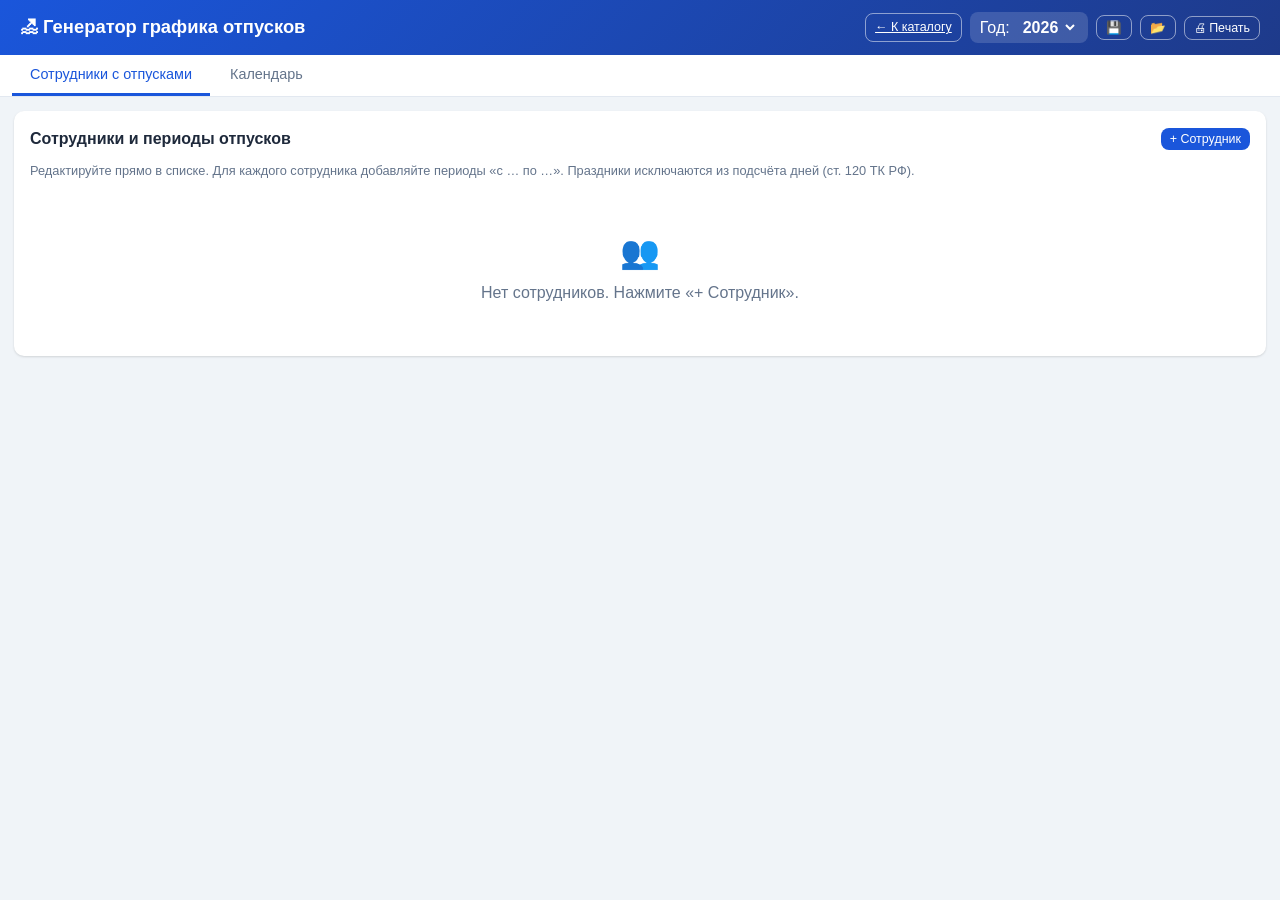
<file: tools/vacations/index.html>
<!DOCTYPE html>
<html lang="ru">
<head>
  <meta charset="UTF-8">
  <meta name="viewport" content="width=device-width, initial-scale=1.0">
  <!-- Yandex.Metrika counter -->
  <script type="text/javascript">
    (function(m,e,t,r,i,k,a){
        m[i]=m[i]||function(){(m[i].a=m[i].a||[]).push(arguments)};
        m[i].l=1*new Date();
        for (var j = 0; j < document.scripts.length; j++) {if (document.scripts[j].src === r) { return; }}
        k=e.createElement(t),a=e.getElementsByTagName(t)[0],k.async=1,k.src=r,a.parentNode.insertBefore(k,a)
    })(window, document,'script','https://mc.yandex.ru/metrika/tag.js?id=111442216', 'ym');
    ym(111442216, 'init', {ssr:true, webvisor:true, clickmap:true, ecommerce:"dataLayer", referrer: document.referrer, url: location.href, accurateTrackBounce:true, trackLinks:true});
  </script>
  <noscript><div><img src="https://mc.yandex.ru/watch/111442216" style="position:absolute; left:-9999px;" alt="" /></div></noscript>
  <!-- /Yandex.Metrika counter -->

  <title>Генератор графика отпусков — WorkTools</title>
  <style>
    :root {
      --bg: #f0f4f8;
      --card: #ffffff;
      --primary: #1a56db;
      --primary-hover: #1e429f;
      --success: #057a55;
      --danger: #c81e1e;
      --border: #e2e8f0;
      --text: #1e293b;
      --muted: #64748b;
      --radius: 10px;
      --shadow: 0 1px 3px rgba(0,0,0,.08), 0 1px 2px rgba(0,0,0,.06);
      --vac: #14b8a6;
    }
    * { box-sizing: border-box; margin: 0; padding: 0; }
    body {
      font-family: -apple-system, BlinkMacSystemFont, "Segoe UI", Roboto, "Helvetica Neue", Arial, sans-serif;
      background: var(--bg);
      color: var(--text);
      line-height: 1.45;
      min-height: 100vh;
    }
    .app { display: flex; flex-direction: column; min-height: 100vh; }
    header {
      background: linear-gradient(135deg, #1a56db, #1e3a8a);
      color: #fff;
      padding: 12px 20px;
      display: flex;
      align-items: center;
      justify-content: space-between;
      flex-wrap: wrap;
      gap: 10px;
      box-shadow: 0 2px 8px rgba(0,0,0,.15);
    }
    header h1 { font-size: 1.15rem; font-weight: 600; }
    header .actions { display: flex; gap: 8px; flex-wrap: wrap; align-items: center; }
    .btn {
      display: inline-flex; align-items: center; gap: 5px;
      padding: 7px 12px; border: none; border-radius: 8px;
      font-size: 0.85rem; font-weight: 500; cursor: pointer;
      transition: background .15s, transform .1s;
    }
    .btn:active { transform: scale(.98); }
    .btn-primary { background: var(--primary); color: #fff; }
    .btn-primary:hover { background: var(--primary-hover); }
    .btn-success { background: var(--success); color: #fff; }
    .btn-danger { background: var(--danger); color: #fff; }
    .btn-outline {
      background: transparent; color: #fff; border: 1px solid rgba(255,255,255,.5);
    }
    .btn-outline:hover { background: rgba(255,255,255,.12); }
    .btn-sm { padding: 4px 9px; font-size: 0.78rem; }
    .btn-ghost {
      background: #fff; color: var(--text); border: 1px solid var(--border);
    }
    .btn-ghost:hover { background: #f8fafc; }
    .btn-icon {
      background: transparent; border: none; color: var(--muted);
      cursor: pointer; padding: 2px 6px; font-size: 0.9rem; border-radius: 4px;
    }
    .btn-icon:hover { background: #f1f5f9; color: var(--danger); }
    .btn-icon.edit:hover { color: var(--primary); }

    nav {
      background: var(--card);
      border-bottom: 1px solid var(--border);
      padding: 0 12px;
      display: flex; gap: 2px;
    }
    nav button {
      padding: 11px 18px; border: none; background: none;
      font-size: 0.9rem; font-weight: 500; color: var(--muted);
      cursor: pointer; border-bottom: 3px solid transparent;
      white-space: nowrap; transition: color .15s, border-color .15s;
    }
    nav button:hover { color: var(--text); }
    nav button.active {
      color: var(--primary); border-bottom-color: var(--primary);
    }

    main { flex: 1; padding: 14px; max-width: 1400px; margin: 0 auto; width: 100%; }
    .panel { display: none; }
    .panel.active { display: block; }

    .card {
      background: var(--card); border-radius: var(--radius);
      box-shadow: var(--shadow); padding: 16px; margin-bottom: 12px;
    }
    .card h2 {
      font-size: 1rem; margin-bottom: 12px;
      display: flex; align-items: center; justify-content: space-between; gap: 10px; flex-wrap: wrap;
    }

    .year-select {
      display: flex; align-items: center; gap: 6px;
      background: rgba(255,255,255,.15); padding: 3px 10px; border-radius: 8px;
    }
    .year-select select {
      background: transparent; border: none; color: #fff; font-weight: 600;
      font-size: 1rem; padding: 3px; width: auto; cursor: pointer;
    }
    .year-select select option { color: #000; }

    label { display: block; font-size: 0.75rem; font-weight: 500; color: var(--muted); margin-bottom: 2px; }
    input, select {
      width: 100%; padding: 6px 9px; border: 1px solid var(--border);
      border-radius: 6px; font-size: 0.875rem; background: #fff;
    }
    input:focus, select:focus {
      outline: none; border-color: var(--primary); box-shadow: 0 0 0 2px rgba(15,118,110,.15);
    }
    input.inline {
      width: auto; min-width: 80px; padding: 3px 6px; font-size: 0.85rem;
    }
    input.inline-name { min-width: 160px; max-width: 220px; }
    input.inline-days { width: 52px; text-align: center; }
    input.inline-date { width: 118px; }

    /* ========== Employees + Vacations (inline) ========== */
    .emp-block {
      border: 1px solid var(--border);
      border-radius: 10px;
      margin-bottom: 12px;
      overflow: hidden;
      background: #fff;
    }
    .emp-header {
      display: flex; align-items: center; gap: 10px; flex-wrap: wrap;
      padding: 10px 12px;
      background: #f8fafc;
      border-bottom: 1px solid var(--border);
    }
    .emp-header .name-wrap { flex: 1; min-width: 140px; }
    .emp-header .days-wrap { display: flex; align-items: center; gap: 4px; font-size: 0.85rem; color: var(--muted); }
    .emp-header .rem {
      font-weight: 600; padding: 2px 8px; border-radius: 999px; font-size: 0.8rem;
    }
    .rem-ok { background: #d1fae5; color: #065f46; }
    .rem-warn { background: #fef3c7; color: #92400e; }
    .rem-bad { background: #fee2e2; color: #991b1b; }

    .vac-rows { padding: 8px 12px 10px; }
    .vac-row {
      display: flex; align-items: center; gap: 8px; flex-wrap: wrap;
      padding: 6px 0; border-bottom: 1px dashed #e2e8f0;
    }
    .vac-row:last-child { border-bottom: none; }
    .vac-row .days-info {
      font-size: 0.8rem; color: var(--muted); min-width: 70px;
    }
    .vac-add-row {
      margin-top: 6px;
    }

    .empty-state {
      text-align: center; padding: 36px 16px; color: var(--muted);
    }
    .empty-state p { margin-top: 6px; }

    .hint { font-size: 0.8rem; color: var(--muted); margin-top: 4px; }

    /* ========== Calendar matrix (months × employees) ========== */
    .cal-wrap {
      overflow: auto;
      border: 1px solid var(--border);
      border-radius: 8px;
      background: #fff;
    }
    .cal-table {
      width: 100%;
      border-collapse: collapse;
      table-layout: fixed;
      font-size: 0.78rem;
    }
    .cal-table th, .cal-table td {
      border: 1px solid #cbd5e1;
      padding: 4px 3px;
      text-align: center;
      vertical-align: middle;
    }
    .cal-table th {
      background: #0f766e;
      color: #fff;
      font-weight: 600;
      font-size: 0.75rem;
      padding: 6px 2px;
    }
    .cal-table th.emp-col {
      background: #134e4a;
      text-align: left;
      padding-left: 8px;
      width: 140px;
      min-width: 120px;
    }
    .cal-table th.month-col {
      width: auto;
    }
    .cal-table td.emp-col {
      text-align: left;
      padding: 5px 8px;
      font-weight: 500;
      background: #f8fafc;
      white-space: nowrap;
      overflow: hidden;
      text-overflow: ellipsis;
      max-width: 140px;
    }
    .cal-table td.month-cell {
      min-height: 28px;
      height: 32px;
      font-size: 0.72rem;
      line-height: 1.25;
      color: #0f766e;
      font-weight: 600;
      background: #fff;
    }
    .cal-table td.month-cell.has-vac {
      background: #ccfbf1;
    }
    .cal-table td.month-cell .range {
      display: block;
    }
    .cal-table tr:hover td.emp-col { background: #ecfdf5; }
    .cal-table tr:hover td.month-cell.has-vac { background: #99f6e4; }

    .cal-title {
      text-align: center;
      margin-bottom: 8px;
    }
    .cal-title h2 {
      font-size: 1.1rem;
      margin: 0 0 2px;
      justify-content: center;
    }
    .cal-meta {
      font-size: 0.8rem;
      color: var(--muted);
    }

    .legend {
      display: flex; flex-wrap: wrap; gap: 12px; margin-top: 10px;
      font-size: 0.8rem; color: var(--muted);
    }
    .legend-item { display: flex; align-items: center; gap: 5px; }
    .legend-swatch {
      width: 14px; height: 14px; border-radius: 3px; border: 1px solid rgba(0,0,0,.1);
    }

    .toast {
      position: fixed; bottom: 20px; left: 50%; transform: translateX(-50%) translateY(80px);
      background: #1e293b; color: #fff; padding: 9px 18px; border-radius: 8px;
      font-size: 0.88rem; opacity: 0; transition: .25s; z-index: 200;
      pointer-events: none;
    }
    .toast.show { opacity: 1; transform: translateX(-50%) translateY(0); }

    .print-header { display: none; }

    /* ===== PRINT: one A4 landscape sheet ===== */
    @media print {
      body {
        background: #fff;
        -webkit-print-color-adjust: exact;
        print-color-adjust: exact;
        color-adjust: exact;
        font-size: 9pt;
      }
      header, nav, .no-print, .btn, .toast { display: none !important; }
      main { padding: 0; max-width: none; }
      .panel { display: none !important; }
      #panel-calendar { display: block !important; }
      .card { box-shadow: none; border: none; padding: 0; margin: 0; }
      .print-header {
        display: block !important;
        text-align: center;
        margin-bottom: 6px;
      }
      .print-header h1 {
        font-size: 14pt;
        color: #000;
        margin: 0 0 2px;
      }
      .print-header p {
        font-size: 8pt;
        color: #444;
        margin: 0;
      }
      .cal-wrap {
        overflow: visible;
        border: none;
      }
      .cal-table {
        font-size: 8pt;
        width: 100%;
      }
      .cal-table th {
        background: #0f766e !important;
        color: #fff !important;
        padding: 4px 1px;
        font-size: 7.5pt;
      }
      .cal-table th.emp-col {
        background: #134e4a !important;
        width: 22mm;
        max-width: 24mm;
        font-size: 7.5pt;
        padding: 3px 4px;
      }
      .cal-table td.emp-col {
        background: #f1f5f9 !important;
        font-size: 7.5pt;
        padding: 3px 4px;
        max-width: 24mm;
      }
      .cal-table td.month-cell {
        height: auto;
        min-height: 8mm;
        padding: 2px 1px;
        font-size: 7pt;
        line-height: 1.2;
      }
      .cal-table td.month-cell.has-vac {
        background: #ccfbf1 !important;
      }
      .legend { font-size: 7pt; margin-top: 4px; }
      .cal-title, .cal-meta { display: none; }
      @page {
        size: A4 landscape;
        margin: 8mm 6mm;
      }
    }

    @media (max-width: 700px) {
      header h1 { font-size: 1rem; }
      .emp-header { flex-direction: column; align-items: flex-start; }
      .cal-table th.emp-col, .cal-table td.emp-col { width: 90px; min-width: 80px; }
    }
  </style>
</head>
<body>
  <div class="app">
    <header>
      <h1>🏖 Генератор графика отпусков</h1>
      <div class="actions">
        <a href="../../index.html" class="btn btn-outline btn-sm">← К каталогу</a>
        <div class="year-select">
          <span>Год:</span>
          <select id="yearSelect"></select>
        </div>
        <button class="btn btn-outline btn-sm" id="btnExport" title="Экспорт">💾</button>
        <button class="btn btn-outline btn-sm" id="btnImport" title="Импорт">📂</button>
        <button class="btn btn-outline btn-sm" id="btnPrint" title="Печать">🖨 Печать</button>
        <input type="file" id="importFile" accept=".json" style="display:none">
      </div>
    </header>

    <nav>
      <button class="active" data-panel="employees">Сотрудники с отпусками</button>
      <button data-panel="calendar">Календарь</button>
    </nav>

    <main>
      <!-- ===== EMPLOYEES + VACATIONS (inline) ===== -->
      <div class="panel active" id="panel-employees">
        <div class="card">
          <h2>
            Сотрудники и периоды отпусков
            <button class="btn btn-primary btn-sm" id="btnAddEmployee">+ Сотрудник</button>
          </h2>
          <p class="hint no-print" style="margin-bottom:12px">
            Редактируйте прямо в списке. Для каждого сотрудника добавляйте периоды «с … по …».
            Праздники исключаются из подсчёта дней (ст. 120 ТК РФ).
          </p>
          <div id="employeesList"></div>
          <div id="employeesEmpty" class="empty-state" style="display:none">
            <div style="font-size:2rem">👥</div>
            <p>Нет сотрудников. Нажмите «+ Сотрудник».</p>
          </div>
        </div>
      </div>

      <!-- ===== CALENDAR ===== -->
      <div class="panel" id="panel-calendar">
        <div class="print-header">
          <h1>График отпусков на <span id="printYear"></span> год</h1>
          <p>Сформировано: <span id="printDate"></span></p>
        </div>

        <div class="card">
          <div class="cal-title no-print">
            <h2>График отпусков — <span id="calYearLabel"></span></h2>
            <p class="cal-meta">Колонки — месяцы · в ячейках диапазоны дат · помещается на один лист A4 (альбом)</p>
          </div>

          <div class="cal-wrap">
            <table class="cal-table" id="calTable">
              <thead id="calHead"></thead>
              <tbody id="calBody"></tbody>
            </table>
          </div>

          <div class="legend no-print">
            <div class="legend-item">
              <span class="legend-swatch" style="background:#ccfbf1;border-color:#14b8a6"></span>
              Есть отпуск в месяце
            </div>
            <div class="legend-item">В ячейке: дни отпуска (например 5–18 или 25–31 / 1–5 при переходе)</div>
          </div>
        </div>
      </div>
    </main>
  </div>

  <div class="toast" id="toast"></div>

  <script>
    const STORAGE_KEY = 'vacationSchedule_v2';
    const MONTH_NAMES = ['Янв','Фев','Мар','Апр','Май','Июн','Июл','Авг','Сен','Окт','Ноя','Дек'];
    const MONTH_FULL = ['Январь','Февраль','Март','Апрель','Май','Июнь','Июль','Август','Сентябрь','Октябрь','Ноябрь','Декабрь'];

    // Базовые праздники РФ (MM-DD)
    const BASE_HOLIDAYS = {
      '01-01':'Новый год','01-02':'НГ','01-03':'НГ','01-04':'НГ','01-05':'НГ',
      '01-06':'НГ','01-07':'Рождество','01-08':'НГ',
      '02-23':'23 февраля','03-08':'8 марта',
      '05-01':'1 мая','05-09':'9 мая','06-12':'День России','11-04':'4 ноября'
    };

    let state = {
      year: new Date().getFullYear(),
      employees: [], // { id, name, days }
      vacations: [], // { id, empId, start, end }
      holidays: {}   // 'YYYY-MM-DD' → name
    };

    function uid() {
      return Date.now().toString(36) + Math.random().toString(36).slice(2, 6);
    }

    function toast(msg) {
      const el = document.getElementById('toast');
      el.textContent = msg;
      el.classList.add('show');
      clearTimeout(el._t);
      el._t = setTimeout(() => el.classList.remove('show'), 2200);
    }

    function pad(n) { return String(n).padStart(2, '0'); }

    function toISO(d) {
      return d.getFullYear() + '-' + pad(d.getMonth() + 1) + '-' + pad(d.getDate());
    }

    function parseISO(s) {
      const [y, m, d] = s.split('-').map(Number);
      return new Date(y, m - 1, d);
    }

    function getHolidayName(iso) {
      return state.holidays[iso] || null;
    }

    /** Календарные дни отпуска минус праздники */
    function countVacationDays(startISO, endISO) {
      let count = 0;
      const start = parseISO(startISO);
      const end = parseISO(endISO);
      for (let d = new Date(start); d <= end; d.setDate(d.getDate() + 1)) {
        if (!getHolidayName(toISO(d))) count++;
      }
      return count;
    }

    function getUsedDays(empId) {
      return state.vacations
        .filter(v => v.empId === empId)
        .reduce((s, v) => s + countVacationDays(v.start, v.end), 0);
    }

    function save() {
      localStorage.setItem(STORAGE_KEY, JSON.stringify(state));
    }

    function load() {
      try {
        const raw = localStorage.getItem(STORAGE_KEY);
        if (raw) {
          const data = JSON.parse(raw);
          state = { year: data.year || state.year, employees: data.employees || [], vacations: data.vacations || [], holidays: data.holidays || {} };
        } else {
          // migrate from v1 if present
          const old = localStorage.getItem('vacationSchedule_v1');
          if (old) {
            const data = JSON.parse(old);
            state = {
              year: data.year || state.year,
              employees: (data.employees || []).map(e => ({ id: e.id, name: e.name, days: e.days || 28 })),
              vacations: (data.vacations || []).map(v => ({ id: v.id, empId: v.empId, start: v.start, end: v.end })),
              holidays: data.holidays || {}
            };
            save();
          }
        }
      } catch (e) { console.warn(e); }
    }

    function ensureHolidays(year) {
      const has = Object.keys(state.holidays).some(k => k.startsWith(String(year)));
      if (!has) {
        Object.entries(BASE_HOLIDAYS).forEach(([md, name]) => {
          state.holidays[year + '-' + md] = name;
        });
        save();
      }
    }

    function esc(s) {
      if (!s) return '';
      return String(s).replace(/&/g,'&amp;').replace(/</g,'&lt;').replace(/>/g,'&gt;').replace(/"/g,'&quot;');
    }

    // ---------- Ranges for calendar cells ----------
    /**
     * Для сотрудника возвращает массив из 12 элементов:
     * каждый — строка вида "5–18" или "25–31" / "1–5" (если период пересекает месяц)
     * или несколько диапазонов через «, »
     */
    function getMonthRanges(empId) {
      const year = state.year;
      const result = Array.from({ length: 12 }, () => []);

      state.vacations.filter(v => v.empId === empId).forEach(v => {
        let cur = parseISO(v.start);
        const end = parseISO(v.end);
        if (cur.getFullYear() > year || end.getFullYear() < year) return;

        // clamp to year
        if (cur.getFullYear() < year) cur = new Date(year, 0, 1);
        const endClamped = end.getFullYear() > year ? new Date(year, 11, 31) : end;

        while (cur <= endClamped) {
          const m = cur.getMonth();
          const lastDayOfMonth = new Date(year, m + 1, 0).getDate();
          const startDay = cur.getDate();
          // end of this segment within the month
          const segmentEnd = new Date(Math.min(
            new Date(year, m, lastDayOfMonth).getTime(),
            endClamped.getTime()
          ));
          const endDay = segmentEnd.getDate();

          if (startDay === endDay) {
            result[m].push(String(startDay));
          } else {
            result[m].push(startDay + '–' + endDay);
          }

          // next day after this month segment
          cur = new Date(year, m + 1, 1);
        }
      });

      return result.map(arr => arr.join(', '));
    }

    // ---------- Render employees (inline) ----------
    function renderEmployees() {
      const list = document.getElementById('employeesList');
      const empty = document.getElementById('employeesEmpty');

      if (!state.employees.length) {
        list.innerHTML = '';
        empty.style.display = 'block';
        return;
      }
      empty.style.display = 'none';

      list.innerHTML = state.employees.map(emp => {
        const used = getUsedDays(emp.id);
        const total = emp.days || 28;
        const rem = total - used;
        let remClass = 'rem-ok';
        if (rem < 0) remClass = 'rem-bad';
        else if (rem < 5) remClass = 'rem-warn';

        const periods = state.vacations
          .filter(v => v.empId === emp.id)
          .sort((a, b) => a.start.localeCompare(b.start));

        const vacRows = periods.map(v => {
          const days = countVacationDays(v.start, v.end);
          return `<div class="vac-row" data-vac-id="${v.id}">
            <label style="margin:0">с</label>
            <input type="date" class="inline inline-date vac-start" value="${v.start}">
            <label style="margin:0">по</label>
            <input type="date" class="inline inline-date vac-end" value="${v.end}">
            <span class="days-info">${days} дн.</span>
            <button type="button" class="btn-icon" data-del-vac="${v.id}" title="Удалить период">✕</button>
          </div>`;
        }).join('');

        return `<div class="emp-block" data-emp-id="${emp.id}">
          <div class="emp-header">
            <div class="name-wrap">
              <input type="text" class="inline inline-name emp-name" value="${esc(emp.name)}" placeholder="ФИО">
            </div>
            <div class="days-wrap">
              <span>дней:</span>
              <input type="number" class="inline inline-days emp-days" value="${total}" min="1" max="90">
              <span class="rem ${remClass}" title="Остаток">${rem}</span>
            </div>
            <button type="button" class="btn-icon" data-del-emp="${emp.id}" title="Удалить сотрудника">🗑</button>
          </div>
          <div class="vac-rows">
            ${vacRows || '<p class="hint" style="margin:4px 0 6px">Нет периодов отпуска</p>'}
            <div class="vac-add-row">
              <button type="button" class="btn btn-ghost btn-sm" data-add-vac="${emp.id}">+ Период отпуска</button>
            </div>
          </div>
        </div>`;
      }).join('');
    }

    // ---------- Render calendar ----------
    function renderCalendar() {
      const year = state.year;
      document.getElementById('calYearLabel').textContent = year;
      document.getElementById('printYear').textContent = year;
      document.getElementById('printDate').textContent = new Date().toLocaleDateString('ru-RU', {
        day: 'numeric', month: 'long', year: 'numeric'
      });

      const head = document.getElementById('calHead');
      const body = document.getElementById('calBody');

      head.innerHTML = '<tr><th class="emp-col">Сотрудник</th>' +
        MONTH_NAMES.map((m, i) => `<th class="month-col" title="${MONTH_FULL[i]}">${m}</th>`).join('') +
        '</tr>';

      if (!state.employees.length) {
        body.innerHTML = `<tr><td class="emp-col" colspan="13" style="text-align:center;padding:20px;color:var(--muted)">Добавьте сотрудников на вкладке «Сотрудники с отпусками»</td></tr>`;
        return;
      }

      body.innerHTML = state.employees.map(emp => {
        const ranges = getMonthRanges(emp.id);
        let cells = ranges.map((txt, i) => {
          const has = txt.length > 0;
          return `<td class="month-cell${has ? ' has-vac' : ''}">${has ? `<span class="range">${esc(txt)}</span>` : ''}</td>`;
        }).join('');
        return `<tr>
          <td class="emp-col" title="${esc(emp.name)}">${esc(emp.name)}</td>
          ${cells}
        </tr>`;
      }).join('');
    }

    function renderAll() {
      renderEmployees();
      renderCalendar();
    }

    // ---------- Events ----------
    document.querySelectorAll('nav button').forEach(btn => {
      btn.addEventListener('click', () => {
        document.querySelectorAll('nav button').forEach(b => b.classList.remove('active'));
        document.querySelectorAll('.panel').forEach(p => p.classList.remove('active'));
        btn.classList.add('active');
        document.getElementById('panel-' + btn.dataset.panel).classList.add('active');
        if (btn.dataset.panel === 'calendar') renderCalendar();
      });
    });

    document.getElementById('btnAddEmployee').addEventListener('click', () => {
      state.employees.push({ id: uid(), name: 'Новый сотрудник', days: 28 });
      save();
      renderAll();
      // focus last name input
      const inputs = document.querySelectorAll('.emp-name');
      if (inputs.length) {
        const last = inputs[inputs.length - 1];
        last.focus();
        last.select();
      }
    });

    // Delegated: inline edits + buttons
    document.getElementById('employeesList').addEventListener('change', e => {
      const block = e.target.closest('.emp-block');
      if (!block) return;
      const empId = block.dataset.empId;
      const emp = state.employees.find(x => x.id === empId);
      if (!emp) return;

      if (e.target.classList.contains('emp-name')) {
        emp.name = e.target.value.trim() || 'Без имени';
        save();
        renderCalendar();
        return;
      }
      if (e.target.classList.contains('emp-days')) {
        emp.days = Math.max(1, parseInt(e.target.value, 10) || 28);
        save();
        renderEmployees(); // update remainder badge
        return;
      }

      const vacRow = e.target.closest('.vac-row');
      if (vacRow) {
        const vacId = vacRow.dataset.vacId;
        const vac = state.vacations.find(x => x.id === vacId);
        if (!vac) return;
        if (e.target.classList.contains('vac-start')) {
          vac.start = e.target.value;
          if (vac.end < vac.start) vac.end = vac.start;
        }
        if (e.target.classList.contains('vac-end')) {
          vac.end = e.target.value;
          if (vac.end < vac.start) vac.start = vac.end;
        }
        save();
        renderEmployees();
        renderCalendar();
      }
    });

    // also update remainder on input (live) for days field
    document.getElementById('employeesList').addEventListener('input', e => {
      if (e.target.classList.contains('emp-name')) {
        // live name not critical for calendar until change/blur
      }
    });

    document.getElementById('employeesList').addEventListener('click', e => {
      const delEmp = e.target.closest('[data-del-emp]');
      if (delEmp) {
        const id = delEmp.dataset.delEmp;
        if (!confirm('Удалить сотрудника и все его отпуска?')) return;
        state.employees = state.employees.filter(x => x.id !== id);
        state.vacations = state.vacations.filter(x => x.empId !== id);
        save();
        renderAll();
        toast('Сотрудник удалён');
        return;
      }

      const delVac = e.target.closest('[data-del-vac]');
      if (delVac) {
        state.vacations = state.vacations.filter(x => x.id !== delVac.dataset.delVac);
        save();
        renderAll();
        return;
      }

      const addVac = e.target.closest('[data-add-vac]');
      if (addVac) {
        const empId = addVac.dataset.addVac;
        const y = state.year;
        state.vacations.push({
          id: uid(),
          empId,
          start: y + '-07-01',
          end: y + '-07-14'
        });
        save();
        renderAll();
        // focus the new end date of this employee
        const block = document.querySelector(`.emp-block[data-emp-id="${empId}"]`);
        if (block) {
          const ends = block.querySelectorAll('.vac-end');
          if (ends.length) ends[ends.length - 1].focus();
        }
      }
    });

    document.getElementById('yearSelect').addEventListener('change', e => {
      state.year = parseInt(e.target.value, 10);
      ensureHolidays(state.year);
      save();
      renderAll();
    });

    document.getElementById('btnPrint').addEventListener('click', () => {
      document.querySelectorAll('nav button').forEach(b => b.classList.remove('active'));
      document.querySelectorAll('.panel').forEach(p => p.classList.remove('active'));
      document.querySelector('nav button[data-panel="calendar"]').classList.add('active');
      document.getElementById('panel-calendar').classList.add('active');
      renderCalendar();
      setTimeout(() => window.print(), 100);
    });

    document.getElementById('btnExport').addEventListener('click', () => {
      const blob = new Blob([JSON.stringify(state, null, 2)], { type: 'application/json' });
      const a = document.createElement('a');
      a.href = URL.createObjectURL(blob);
      a.download = 'grafik-otpuskov-' + state.year + '.json';
      a.click();
      URL.revokeObjectURL(a.href);
      toast('Экспортировано');
    });

    document.getElementById('btnImport').addEventListener('click', () => {
      document.getElementById('importFile').click();
    });
    document.getElementById('importFile').addEventListener('change', e => {
      const file = e.target.files[0];
      if (!file) return;
      const reader = new FileReader();
      reader.onload = () => {
        try {
          const data = JSON.parse(reader.result);
          state = {
            year: data.year || state.year,
            employees: data.employees || [],
            vacations: data.vacations || [],
            holidays: data.holidays || {}
          };
          ensureHolidays(state.year);
          save();
          initYearSelect();
          renderAll();
          toast('Импортировано');
        } catch (err) {
          toast('Ошибка импорта');
        }
      };
      reader.readAsText(file);
      e.target.value = '';
    });

    function initYearSelect() {
      const sel = document.getElementById('yearSelect');
      const cur = new Date().getFullYear();
      sel.innerHTML = '';
      for (let y = cur - 1; y <= cur + 3; y++) {
        const opt = document.createElement('option');
        opt.value = y;
        opt.textContent = y;
        if (y === state.year) opt.selected = true;
        sel.appendChild(opt);
      }
    }

    // Init
    load();
    if (!state.year) state.year = new Date().getFullYear();
    ensureHolidays(state.year);
    initYearSelect();
    renderAll();
  </script>
</body>
</html>
</file>
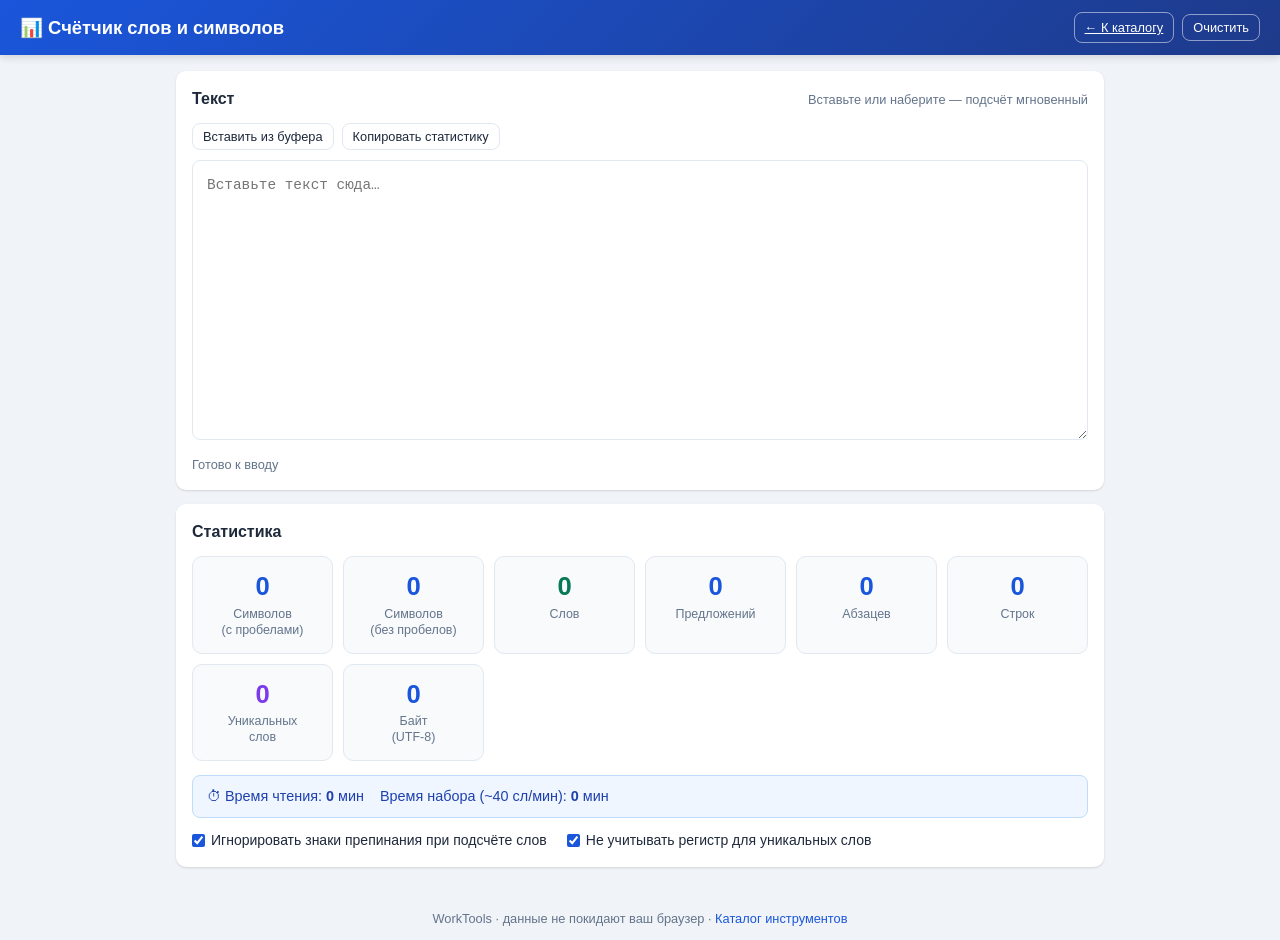
<file: tools/wordcount/index.html>
<!DOCTYPE html>
<html lang="ru">
<head>
  <meta charset="UTF-8">
  <meta name="viewport" content="width=device-width, initial-scale=1.0">
  <!-- Yandex.Metrika counter -->
  <script type="text/javascript">
    (function(m,e,t,r,i,k,a){
        m[i]=m[i]||function(){(m[i].a=m[i].a||[]).push(arguments)};
        m[i].l=1*new Date();
        for (var j = 0; j < document.scripts.length; j++) {if (document.scripts[j].src === r) { return; }}
        k=e.createElement(t),a=e.getElementsByTagName(t)[0],k.async=1,k.src=r,a.parentNode.insertBefore(k,a)
    })(window, document,'script','https://mc.yandex.ru/metrika/tag.js?id=111442216', 'ym');
    ym(111442216, 'init', {ssr:true, webvisor:true, clickmap:true, ecommerce:"dataLayer", referrer: document.referrer, url: location.href, accurateTrackBounce:true, trackLinks:true});
  </script>
  <noscript><div><img src="https://mc.yandex.ru/watch/111442216" style="position:absolute; left:-9999px;" alt="" /></div></noscript>
  <!-- /Yandex.Metrika counter -->

  <title>Счётчик слов и символов — WorkTools</title>
  <style>
    :root {
      --bg: #f0f4f8;
      --card: #ffffff;
      --primary: #1a56db;
      --primary-hover: #1e429f;
      --success: #057a55;
      --danger: #c81e1e;
      --warning: #c27803;
      --border: #e2e8f0;
      --text: #1e293b;
      --muted: #64748b;
      --radius: 10px;
      --shadow: 0 1px 3px rgba(0,0,0,.08), 0 1px 2px rgba(0,0,0,.06);
    }
    * { box-sizing: border-box; margin: 0; padding: 0; }
    body {
      font-family: -apple-system, BlinkMacSystemFont, "Segoe UI", Roboto, "Helvetica Neue", Arial, sans-serif;
      background: var(--bg);
      color: var(--text);
      line-height: 1.5;
      min-height: 100vh;
    }
    .app { display: flex; flex-direction: column; min-height: 100vh; }
    header {
      background: linear-gradient(135deg, #1a56db, #1e3a8a);
      color: #fff;
      padding: 12px 20px;
      display: flex;
      align-items: center;
      justify-content: space-between;
      flex-wrap: wrap;
      gap: 10px;
      box-shadow: 0 2px 8px rgba(0,0,0,.15);
    }
    header h1 { font-size: 1.15rem; font-weight: 600; }
    header .actions { display: flex; gap: 8px; flex-wrap: wrap; align-items: center; }
    .btn {
      display: inline-flex; align-items: center; gap: 6px;
      padding: 8px 14px; border: none; border-radius: 8px;
      font-size: 0.875rem; font-weight: 500; cursor: pointer;
      transition: background .15s, transform .1s;
    }
    .btn:active { transform: scale(.98); }
    .btn:disabled { opacity: .5; cursor: not-allowed; }
    .btn-primary { background: var(--primary); color: #fff; }
    .btn-primary:hover:not(:disabled) { background: var(--primary-hover); }
    .btn-success { background: var(--success); color: #fff; }
    .btn-success:hover:not(:disabled) { background: #046c4e; }
    .btn-danger { background: var(--danger); color: #fff; }
    .btn-danger:hover:not(:disabled) { background: #9b1c1c; }
    .btn-outline {
      background: transparent; color: #fff; border: 1px solid rgba(255,255,255,.5);
    }
    .btn-outline:hover { background: rgba(255,255,255,.12); }
    .btn-sm { padding: 5px 10px; font-size: 0.8rem; }
    .btn-ghost {
      background: #fff; color: var(--text); border: 1px solid var(--border);
    }
    .btn-ghost:hover { background: #f8fafc; }
    main { flex: 1; padding: 16px; max-width: 960px; margin: 0 auto; width: 100%; }
    .card {
      background: var(--card); border-radius: var(--radius);
      box-shadow: var(--shadow); padding: 16px; margin-bottom: 14px;
    }
    .card h2 {
      font-size: 1rem; margin-bottom: 12px;
      display: flex; align-items: center; justify-content: space-between; gap: 10px; flex-wrap: wrap;
    }
    .card h2 .hint { font-size: 0.8rem; font-weight: 400; color: var(--muted); }
    textarea {
      width: 100%; min-height: 280px; max-height: 55vh;
      padding: 14px; border: 1px solid var(--border);
      border-radius: 8px; font-family: ui-monospace, SFMono-Regular, Menlo, Monaco, Consolas, monospace;
      font-size: 0.9rem; line-height: 1.5; background: #fff;
      transition: border-color .15s, box-shadow .15s;
      resize: vertical; outline: none;
    }
    textarea:focus {
      border-color: var(--primary); box-shadow: 0 0 0 3px rgba(26,86,219,.15);
    }
    .stats-grid {
      display: grid;
      grid-template-columns: repeat(auto-fill, minmax(140px, 1fr));
      gap: 10px;
    }
    .stat-card {
      background: #f8fafc;
      border: 1px solid var(--border);
      border-radius: 10px;
      padding: 14px 12px;
      text-align: center;
      transition: border-color .15s, background .15s;
    }
    .stat-card:hover { border-color: #bfdbfe; background: #eff6ff; }
    .stat-card .value {
      font-size: 1.6rem;
      font-weight: 700;
      color: var(--primary);
      line-height: 1.2;
      font-variant-numeric: tabular-nums;
    }
    .stat-card .label {
      font-size: 0.78rem;
      color: var(--muted);
      margin-top: 4px;
      line-height: 1.3;
    }
    .stat-card.accent .value { color: var(--success); }
    .stat-card.secondary .value { color: #7c3aed; }
    .options {
      display: flex; flex-wrap: wrap; gap: 12px 20px; margin-top: 12px;
      font-size: 0.875rem;
    }
    .options label {
      display: flex; align-items: center; gap: 6px; cursor: pointer;
    }
    .options input[type="checkbox"] { accent-color: var(--primary); }
    .toolbar {
      display: flex; flex-wrap: wrap; gap: 8px; align-items: center; margin-bottom: 10px;
    }
    .meta {
      font-size: 0.8rem; color: var(--muted);
      display: flex; gap: 12px; flex-wrap: wrap; margin-top: 8px;
    }
    footer {
      text-align: center; padding: 12px; font-size: 0.8rem; color: var(--muted);
    }
    footer a { color: var(--primary); text-decoration: none; }
    .reading-time {
      margin-top: 14px;
      padding: 10px 14px;
      background: #eff6ff;
      border: 1px solid #bfdbfe;
      border-radius: 8px;
      font-size: 0.9rem;
      color: #1e40af;
      display: flex;
      flex-wrap: wrap;
      gap: 8px 16px;
      align-items: center;
    }
    .reading-time strong { font-weight: 600; }
    @media (max-width: 500px) {
      .stats-grid { grid-template-columns: repeat(2, 1fr); }
      .stat-card .value { font-size: 1.35rem; }
    }
  </style>
</head>
<body>
  <div class="app">
    <header>
      <h1>📊 Счётчик слов и символов</h1>
      <div class="actions">
        <a href="../../index.html" class="btn btn-outline btn-sm">← К каталогу</a>
        <button class="btn btn-outline btn-sm" id="btnClear" type="button">Очистить</button>
      </div>
    </header>

    <main>
      <div class="card">
        <h2>
          Текст
          <span class="hint">Вставьте или наберите — подсчёт мгновенный</span>
        </h2>
        <div class="toolbar">
          <button class="btn btn-ghost btn-sm" id="btnPaste" type="button">Вставить из буфера</button>
          <button class="btn btn-ghost btn-sm" id="btnCopyStats" type="button">Копировать статистику</button>
        </div>
        <textarea id="input" placeholder="Вставьте текст сюда…" spellcheck="false"></textarea>
        <div class="meta" id="meta">Готово к вводу</div>
      </div>

      <div class="card">
        <h2>Статистика</h2>
        <div class="stats-grid" id="stats">
          <div class="stat-card">
            <div class="value" id="chars">0</div>
            <div class="label">Символов<br>(с пробелами)</div>
          </div>
          <div class="stat-card">
            <div class="value" id="charsNoSpaces">0</div>
            <div class="label">Символов<br>(без пробелов)</div>
          </div>
          <div class="stat-card accent">
            <div class="value" id="words">0</div>
            <div class="label">Слов</div>
          </div>
          <div class="stat-card">
            <div class="value" id="sentences">0</div>
            <div class="label">Предложений</div>
          </div>
          <div class="stat-card">
            <div class="value" id="paragraphs">0</div>
            <div class="label">Абзацев</div>
          </div>
          <div class="stat-card">
            <div class="value" id="lines">0</div>
            <div class="label">Строк</div>
          </div>
          <div class="stat-card secondary">
            <div class="value" id="uniqueWords">0</div>
            <div class="label">Уникальных<br>слов</div>
          </div>
          <div class="stat-card">
            <div class="value" id="bytes">0</div>
            <div class="label">Байт<br>(UTF-8)</div>
          </div>
        </div>

        <div class="reading-time" id="readingTime">
          <span>⏱ Время чтения: <strong id="readMin">0</strong> мин</span>
          <span>Время набора (~40 сл/мин): <strong id="typeMin">0</strong> мин</span>
        </div>

        <div class="options">
          <label>
            <input type="checkbox" id="optIgnorePunct" checked>
            Игнорировать знаки препинания при подсчёте слов
          </label>
          <label>
            <input type="checkbox" id="optCaseInsensitive" checked>
            Не учитывать регистр для уникальных слов
          </label>
        </div>
      </div>
    </main>

    <footer>
      WorkTools · данные не покидают ваш браузер · <a href="../../index.html">Каталог инструментов</a>
    </footer>
  </div>

  <script>
    const input = document.getElementById('input');
    const optIgnorePunct = document.getElementById('optIgnorePunct');
    const optCaseInsensitive = document.getElementById('optCaseInsensitive');

    function formatNum(n) {
      return n.toLocaleString('ru-RU');
    }

    function countStats(text) {
      const chars = text.length;
      const charsNoSpaces = text.replace(/\s/g, '').length;

      // Lines (including empty)
      const lines = text === '' ? 0 : text.split(/\r\n|\r|\n/).length;

      // Paragraphs: non-empty blocks separated by blank lines
      let paragraphs = 0;
      if (text.trim()) {
        paragraphs = text.split(/\n\s*\n/).filter(p => p.trim().length > 0).length;
      }

      // Sentences: split by . ! ? … (and Russian equivalents) followed by space or end
      let sentences = 0;
      if (text.trim()) {
        const sentParts = text
          .replace(/\.{2,}/g, '.') // collapse ellipsis
          .split(/(?<=[.!?…])\s+|\n+/)
          .filter(s => s.trim().length > 0);
        sentences = sentParts.length;
      }

      // Words
      let raw = text;
      if (optIgnorePunct.checked) {
        // Keep letters (Latin + Cyrillic), digits, apostrophes/hyphens inside words
        raw = text.replace(/[^\p{L}\p{N}'’-]+/gu, ' ');
      }
      const wordList = raw
        .trim()
        .split(/\s+/)
        .filter(w => w.length > 0);

      const words = wordList.length;

      // Unique words
      let unique = 0;
      if (words > 0) {
        const set = new Set(
          wordList.map(w => optCaseInsensitive.checked ? w.toLowerCase() : w)
        );
        unique = set.size;
      }

      // Bytes (UTF-8)
      const bytes = new TextEncoder().encode(text).length;

      // Reading time ~200 wpm, typing ~40 wpm
      const readMin = words === 0 ? 0 : Math.max(1, Math.ceil(words / 200));
      const typeMin = words === 0 ? 0 : Math.max(1, Math.ceil(words / 40));

      return {
        chars, charsNoSpaces, words, sentences, paragraphs, lines,
        uniqueWords: unique, bytes, readMin, typeMin
      };
    }

    function update() {
      const text = input.value;
      const s = countStats(text);

      document.getElementById('chars').textContent = formatNum(s.chars);
      document.getElementById('charsNoSpaces').textContent = formatNum(s.charsNoSpaces);
      document.getElementById('words').textContent = formatNum(s.words);
      document.getElementById('sentences').textContent = formatNum(s.sentences);
      document.getElementById('paragraphs').textContent = formatNum(s.paragraphs);
      document.getElementById('lines').textContent = formatNum(s.lines);
      document.getElementById('uniqueWords').textContent = formatNum(s.uniqueWords);
      document.getElementById('bytes').textContent = formatNum(s.bytes);
      document.getElementById('readMin').textContent = formatNum(s.readMin);
      document.getElementById('typeMin').textContent = formatNum(s.typeMin);

      document.getElementById('meta').textContent =
        text.length === 0
          ? 'Готово к вводу'
          : `Символов: ${formatNum(s.chars)} · Слов: ${formatNum(s.words)}`;
    }

    input.addEventListener('input', update);
    optIgnorePunct.addEventListener('change', update);
    optCaseInsensitive.addEventListener('change', update);

    document.getElementById('btnClear').addEventListener('click', () => {
      input.value = '';
      update();
      input.focus();
    });

    document.getElementById('btnPaste').addEventListener('click', async () => {
      try {
        const text = await navigator.clipboard.readText();
        input.value = text;
        update();
        input.focus();
      } catch (e) {
        input.focus();
        // fallback: user can Ctrl+V
      }
    });

    document.getElementById('btnCopyStats').addEventListener('click', async () => {
      const s = countStats(input.value);
      const lines = [
        `Символов (с пробелами): ${s.chars}`,
        `Символов (без пробелов): ${s.charsNoSpaces}`,
        `Слов: ${s.words}`,
        `Уникальных слов: ${s.uniqueWords}`,
        `Предложений: ${s.sentences}`,
        `Абзацев: ${s.paragraphs}`,
        `Строк: ${s.lines}`,
        `Байт (UTF-8): ${s.bytes}`,
        `Время чтения (~200 сл/мин): ${s.readMin} мин`,
        `Время набора (~40 сл/мин): ${s.typeMin} мин`
      ];
      try {
        await navigator.clipboard.writeText(lines.join('\n'));
        const btn = document.getElementById('btnCopyStats');
        const old = btn.textContent;
        btn.textContent = 'Скопировано ✓';
        setTimeout(() => { btn.textContent = old; }, 1500);
      } catch (e) {}
    });

    // Initial
    update();
  </script>
</body>
</html>
</file>
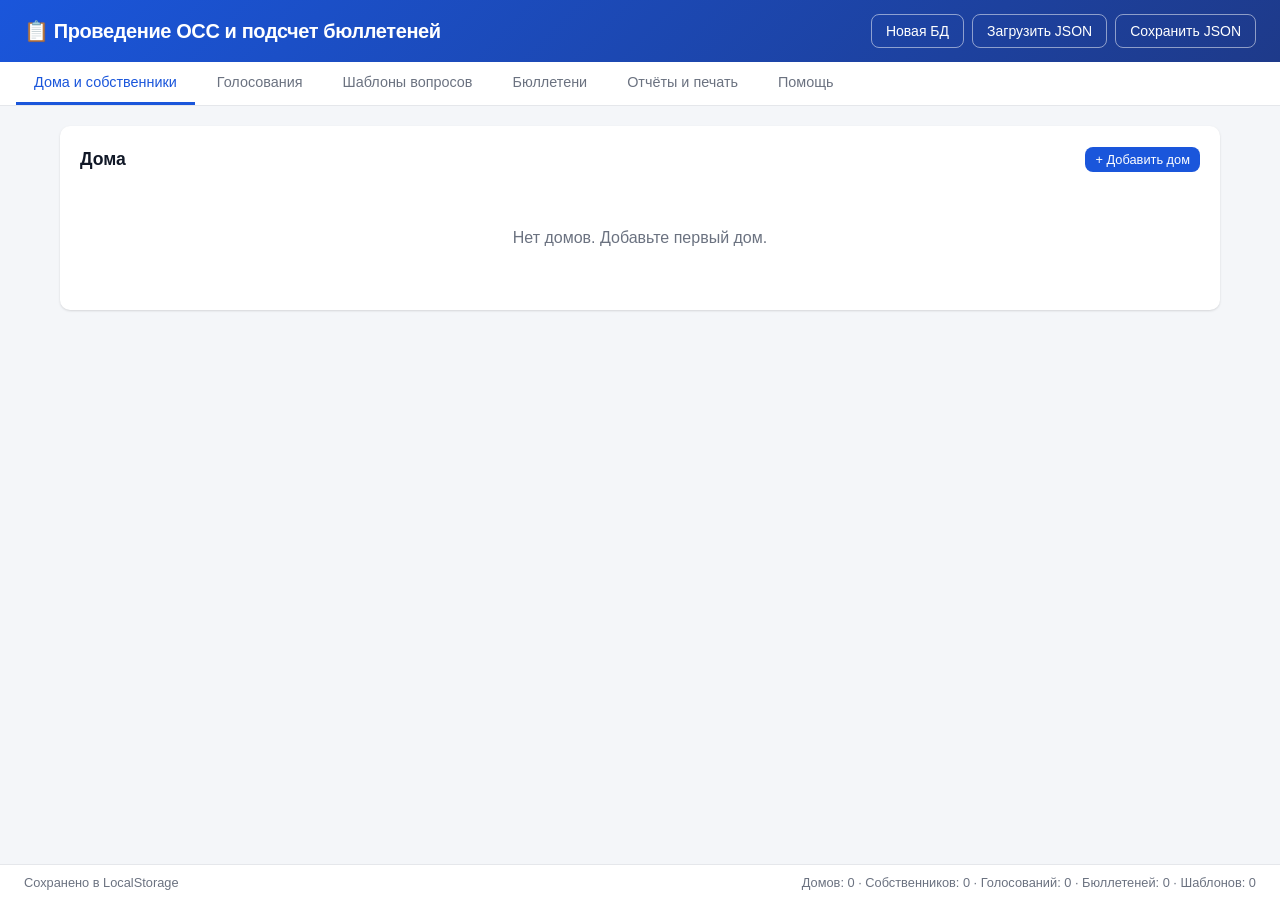
<file: АВТО ОСС.html>
<!DOCTYPE html>
<html lang="ru">
<head>
  <meta charset="UTF-8">
  <meta name="viewport" content="width=device-width, initial-scale=1.0">
  <title>Проведение ОСС и подсчет бюллетеней</title>
  <style>
    :root {
      --bg: #f4f6f9;
      --card: #ffffff;
      --primary: #1a56db;
      --primary-hover: #1e429f;
      --success: #057a55;
      --danger: #c81e1e;
      --warning: #c27803;
      --border: #e5e7eb;
      --text: #111827;
      --muted: #6b7280;
      --radius: 10px;
      --shadow: 0 1px 3px rgba(0,0,0,.08), 0 1px 2px rgba(0,0,0,.06);
    }
    * { box-sizing: border-box; margin: 0; padding: 0; }
    body {
      font-family: -apple-system, BlinkMacSystemFont, "Segoe UI", Roboto, "Helvetica Neue", Arial, sans-serif;
      background: var(--bg);
      color: var(--text);
      line-height: 1.5;
      min-height: 100vh;
    }
    .app { display: flex; flex-direction: column; min-height: 100vh; }
    header {
      background: linear-gradient(135deg, #1a56db, #1e3a8a);
      color: #fff;
      padding: 14px 24px;
      display: flex;
      align-items: center;
      justify-content: space-between;
      flex-wrap: wrap;
      gap: 12px;
      box-shadow: 0 2px 8px rgba(0,0,0,.15);
    }
    header h1 { font-size: 1.25rem; font-weight: 600; letter-spacing: -.02em; }
    header .actions { display: flex; gap: 8px; flex-wrap: wrap; }
    .btn {
      display: inline-flex; align-items: center; gap: 6px;
      padding: 8px 14px; border: none; border-radius: 8px;
      font-size: 0.875rem; font-weight: 500; cursor: pointer;
      transition: background .15s, transform .1s;
    }
    .btn:active { transform: scale(.98); }
    .btn-primary { background: var(--primary); color: #fff; }
    .btn-primary:hover { background: var(--primary-hover); }
    .btn-success { background: var(--success); color: #fff; }
    .btn-success:hover { background: #046c4e; }
    .btn-danger { background: var(--danger); color: #fff; }
    .btn-danger:hover { background: #9b1c1c; }
    .btn-outline {
      background: transparent; color: #fff; border: 1px solid rgba(255,255,255,.5);
    }
    .btn-outline:hover { background: rgba(255,255,255,.12); }
    .btn-sm { padding: 5px 10px; font-size: 0.8rem; }
    .btn-ghost {
      background: #fff; color: var(--text); border: 1px solid var(--border);
    }
    .btn-ghost:hover { background: #f9fafb; }
    nav {
      background: var(--card);
      border-bottom: 1px solid var(--border);
      padding: 0 16px;
      display: flex; gap: 4px; overflow-x: auto;
    }
    nav button {
      padding: 12px 18px; border: none; background: none;
      font-size: 0.9rem; font-weight: 500; color: var(--muted);
      cursor: pointer; border-bottom: 3px solid transparent;
      white-space: nowrap; transition: color .15s, border-color .15s;
    }
    nav button:hover { color: var(--text); }
    nav button.active {
      color: var(--primary); border-bottom-color: var(--primary);
    }
    main { flex: 1; padding: 20px; max-width: 1200px; margin: 0 auto; width: 100%; }
    .panel { display: none; }
    .panel.active { display: block; }
    .card {
      background: var(--card); border-radius: var(--radius);
      box-shadow: var(--shadow); padding: 20px; margin-bottom: 16px;
    }
    .card h2 { font-size: 1.1rem; margin-bottom: 14px; display: flex; align-items: center; justify-content: space-between; gap: 12px; flex-wrap: wrap; }
    .card h3 { font-size: 1rem; margin: 16px 0 10px; color: var(--muted); }
    .form-grid {
      display: grid; grid-template-columns: repeat(auto-fit, minmax(200px, 1fr));
      gap: 12px; margin-bottom: 14px;
    }
    label { display: block; font-size: 0.8rem; font-weight: 500; color: var(--muted); margin-bottom: 4px; }
    input, select, textarea {
      width: 100%; padding: 9px 12px; border: 1px solid var(--border);
      border-radius: 8px; font-size: 0.9rem; background: #fff;
      transition: border-color .15s, box-shadow .15s;
    }
    input:focus, select:focus, textarea:focus {
      outline: none; border-color: var(--primary);
      box-shadow: 0 0 0 3px rgba(26,86,219,.15);
    }
    textarea { min-height: 100px; resize: vertical; font-family: inherit; }
    table {
      width: 100%; border-collapse: collapse; font-size: 0.875rem;
    }
    th, td { padding: 10px 12px; text-align: left; border-bottom: 1px solid var(--border); }
    th { background: #f9fafb; font-weight: 600; color: var(--muted); font-size: 0.8rem; text-transform: uppercase; letter-spacing: .03em; }
    tr:hover td { background: #f9fafb; }
    .badge {
      display: inline-block; padding: 3px 8px; border-radius: 999px;
      font-size: 0.75rem; font-weight: 600;
    }
    .badge-success { background: #def7ec; color: var(--success); }
    .badge-danger { background: #fde8e8; color: var(--danger); }
    .badge-warning { background: #fef3c7; color: var(--warning); }
    .badge-info { background: #e1effe; color: var(--primary); }
    .actions-row { display: flex; gap: 8px; flex-wrap: wrap; margin-top: 12px; }
    .empty {
      text-align: center; padding: 40px 20px; color: var(--muted);
    }
    .empty svg { width: 48px; height: 48px; margin-bottom: 12px; opacity: .4; }
    .modal-overlay {
      position: fixed; inset: 0; background: rgba(0,0,0,.45);
      display: flex; align-items: center; justify-content: center;
      z-index: 1000; padding: 16px; opacity: 0; visibility: hidden;
      transition: opacity .2s, visibility .2s;
    }
    .modal-overlay.show { opacity: 1; visibility: visible; }
    .modal {
      background: #fff; border-radius: 12px; width: 100%; max-width: 520px;
      max-height: 90vh; overflow-y: auto; padding: 24px;
      box-shadow: 0 20px 40px rgba(0,0,0,.2);
    }
    .modal h3 { margin-bottom: 16px; font-size: 1.15rem; }
    .modal .actions-row { justify-content: flex-end; margin-top: 20px; }
    .status-bar {
      font-size: 0.8rem; color: var(--muted); padding: 8px 24px;
      background: #fff; border-top: 1px solid var(--border);
      display: flex; justify-content: space-between; flex-wrap: wrap; gap: 8px;
    }
    .report {
      background: #fff; padding: 24px; border-radius: var(--radius);
      font-size: 0.95rem; line-height: 1.6;
    }
    .report h2 { text-align: center; margin-bottom: 8px; }
    .report .meta { text-align: center; color: var(--muted); margin-bottom: 20px; }
    .report .stat { margin: 12px 0; padding: 12px; background: #f9fafb; border-radius: 8px; }
    .report .question { margin: 20px 0; padding-bottom: 16px; border-bottom: 1px solid var(--border); }
    .report .result-accepted { color: var(--success); font-weight: 700; }
    .report .result-rejected { color: var(--danger); font-weight: 700; }
    .ballot-answers { display: flex; flex-direction: column; gap: 10px; }
    .ballot-q {
      padding: 12px; background: #f9fafb; border-radius: 8px;
      border: 1px solid var(--border);
      transition: background .15s, border-color .15s;
    }
    .ballot-q.ans-za {
      background: #d1fae5;
      border-color: #6ee7b7;
    }
    .ballot-q.ans-protiv {
      background: #fee2e2;
      border-color: #fca5a5;
    }
    .ballot-q.ans-vozder {
      background: #fef9c3;
      border-color: #fde047;
    }
    .ballot-q > label.q-text { font-weight: 500; color: var(--text); margin-bottom: 8px; display: block; }
    .ballot-answers.compact .ballot-q { padding: 8px 10px; }
    .ballot-answers.compact .ballot-q > label.q-text {
      font-size: 0.8rem; font-weight: 500; line-height: 1.35;
      display: -webkit-box; -webkit-box-orient: vertical; -webkit-line-clamp: 2;
      overflow: hidden; margin-bottom: 6px;
    }
    .ballot-answers.compact .ballot-q .q-resolution { display: none; }
    .voting-questions-wrap { margin-top: 12px; }
    .voting-questions-wrap.collapsed .voting-questions-body { display: none; }
    .voting-toggle-btn { font-size: 0.8rem; }
    .radio-group { display: flex; gap: 16px; flex-wrap: wrap; }
    .radio-group label { display: flex; align-items: center; gap: 6px; font-weight: 400; cursor: pointer; margin-bottom: 0; }
    .radio-group input { width: auto; }
    .owner-search-dropdown {
      position: absolute; left: 0; right: 0; top: 100%; z-index: 50;
      background: #fff; border: 1px solid var(--border); border-radius: 8px;
      box-shadow: 0 8px 24px rgba(0,0,0,.12); max-height: 240px; overflow-y: auto;
      margin-top: 4px;
    }
    .owner-search-dropdown .owner-opt {
      padding: 8px 12px; cursor: pointer; font-size: 0.85rem;
      font-family: ui-monospace, SFMono-Regular, Menlo, Monaco, Consolas, monospace;
      border-bottom: 1px solid #f3f4f6;
    }
    .owner-search-dropdown .owner-opt:last-child { border-bottom: none; }
    .owner-search-dropdown .owner-opt:hover,
    .owner-search-dropdown .owner-opt.active { background: #eff6ff; }
    .owner-search-dropdown .owner-opt-empty {
      padding: 10px 12px; color: var(--muted); font-size: 0.85rem;
    }
    .doc-actions {
      display: flex; flex-wrap: wrap; gap: 10px; margin-top: 12px;
    }
    .doc-menu {
      position: relative; display: inline-block;
    }
    .doc-menu > summary {
      list-style: none; cursor: pointer;
      display: inline-flex; align-items: center; gap: 6px;
      padding: 8px 14px; border-radius: 8px; font-size: 0.875rem; font-weight: 500;
      background: #fff; color: var(--text); border: 1px solid var(--border);
      user-select: none;
    }
    .doc-menu > summary::-webkit-details-marker { display: none; }
    .doc-menu > summary:hover { background: #f9fafb; }
    .doc-menu[open] > summary { border-color: var(--primary); color: var(--primary); }
    .doc-menu-primary > summary {
      background: var(--primary); color: #fff; border-color: var(--primary);
    }
    .doc-menu-primary > summary:hover { background: var(--primary-hover); color: #fff; }
    .doc-menu-panel {
      position: absolute; left: 0; top: calc(100% + 4px); z-index: 40;
      min-width: 220px; background: #fff; border: 1px solid var(--border);
      border-radius: 8px; box-shadow: 0 8px 24px rgba(0,0,0,.12); padding: 6px;
    }
    .doc-menu-panel button {
      display: block; width: 100%; text-align: left;
      padding: 8px 12px; border: none; background: none; border-radius: 6px;
      font-size: 0.85rem; cursor: pointer; color: var(--text);
    }
    .doc-menu-panel button:hover { background: #eff6ff; color: var(--primary); }
    .help-card { margin-bottom: 16px; }
    .help-card h2 { margin-bottom: 10px; }
    .help-card p, .help-card li { line-height: 1.55; color: var(--text); }
    .help-card ul, .help-card ol { margin: 8px 0 0 1.2em; padding: 0; }
    .help-card li { margin: 6px 0; }
    .help-steps > li { margin-bottom: 14px; }
    .help-steps ul { margin-top: 6px; }
    .help-table { width: 100%; border-collapse: collapse; font-size: 0.9rem; margin-top: 8px; }
    .help-table th, .help-table td { border: 1px solid var(--border); padding: 8px 10px; text-align: left; vertical-align: top; }
    .help-table th { background: #f3f4f6; font-weight: 600; }
    .print-only { display: none; }
    @media print {
      body * { visibility: hidden; }
      .print-area, .print-area * { visibility: visible; }
      .print-area { position: absolute; left: 0; top: 0; width: 100%; }
      .no-print { display: none !important; }
      .print-only { display: block; }
      nav, header, .status-bar { display: none !important; }
      .report { box-shadow: none; padding: 0; }
    }
    .owner-row { display: flex; gap: 8px; align-items: center; flex-wrap: wrap; }
    .owner-row input { flex: 1; min-width: 120px; }
    .toast {
      position: fixed; bottom: 24px; right: 24px; background: #111827; color: #fff;
      padding: 12px 20px; border-radius: 8px; font-size: 0.875rem;
      z-index: 2000; opacity: 0; transform: translateY(12px);
      transition: opacity .25s, transform .25s; pointer-events: none;
    }
    .toast.show { opacity: 1; transform: translateY(0); }
    .select-full { width: 100%; }
    .flex-between { display: flex; justify-content: space-between; align-items: center; gap: 12px; flex-wrap: wrap; }
  </style>
</head>
<body>
  <div class="app">
    <header class="no-print">
      <h1>📋 Проведение ОСС и подсчет бюллетеней</h1>
      <div class="actions">
        <button class="btn btn-outline" onclick="createNewDb()">Новая БД</button>
        <button class="btn btn-outline" onclick="document.getElementById('fileInput').click()">Загрузить JSON</button>
        <input type="file" id="fileInput" accept=".json" style="display:none" onchange="loadJson(event)">
        <button class="btn btn-outline" onclick="saveJson()">Сохранить JSON</button>
      </div>
    </header>

    <nav class="no-print">
      <button class="tab-btn active" data-tab="houses">Дома и собственники</button>
      <button class="tab-btn" data-tab="votings">Голосования</button>
      <button class="tab-btn" data-tab="templates">Шаблоны вопросов</button>
      <button class="tab-btn" data-tab="ballots">Бюллетени</button>
      <button class="tab-btn" data-tab="reports">Отчёты и печать</button>
      <button class="tab-btn" data-tab="help">Помощь</button>
    </nav>

    <main>
      <!-- ============ HOUSES ============ -->
      <div id="panel-houses" class="panel active">
        <div class="card">
          <h2>
            <span>Дома</span>
            <button class="btn btn-primary btn-sm" onclick="openHouseModal()">+ Добавить дом</button>
          </h2>
          <div id="housesList"></div>
        </div>
      </div>

      <!-- ============ VOTINGS ============ -->
      <div id="panel-votings" class="panel">
        <div class="card">
          <h2>
            <span>Голосования</span>
            <button class="btn btn-primary btn-sm" onclick="openVotingModal()">+ Создать голосование</button>
          </h2>
          <div id="votingsList"></div>
        </div>
      </div>

      <!-- ============ TEMPLATES ============ -->
      <div id="panel-templates" class="panel">
        <div class="card">
          <h2>
            <span>Шаблоны вопросов</span>
            <button class="btn btn-primary btn-sm" onclick="openTemplateModal()">+ Шаблон</button>
          </h2>
          <p style="font-size:0.85rem;color:var(--muted);margin-bottom:12px">
            Шаблоны можно повторно подставлять в любые голосования. Редактирование шаблона не меняет уже добавленные в голосования вопросы.
          </p>
          <div id="templatesList"></div>
        </div>
      </div>

      <!-- ============ BALLOTS ============ -->
      <div id="panel-ballots" class="panel">
        <div class="card">
          <h2 class="flex-between">
            <span>Ввод бюллетеней</span>
            <button class="btn btn-ghost btn-sm" id="ballotTextSizeBtn" onclick="toggleBallotTextSize()">Уменьшить размер текста вопроса</button>
          </h2>
          <div class="form-grid">
            <div>
              <label>Голосование</label>
              <select id="ballotVotingSelect" class="select-full" onchange="onBallotVotingChange()">
                <option value="">— выберите —</option>
              </select>
            </div>
            <div>
              <label>Сортировка собственников</label>
              <select id="ballotOwnerSort" class="select-full" onchange="onBallotVotingChange()">
                <option value="name">По ФИО</option>
                <option value="apartment">По квартире</option>
                <option value="area">По площади (убыв.)</option>
                <option value="area_asc">По площади (возр.)</option>
              </select>
            </div>
            <div style="position:relative">
              <label>Поиск собственника</label>
              <input type="search" id="ballotOwnerSearch" class="select-full" placeholder="Квартира, ФИО…"
                oninput="filterBallotOwners()"
                onfocus="filterBallotOwners()"
                autocomplete="off">
              <div id="ballotOwnerDropdown" class="owner-search-dropdown" style="display:none"></div>
            </div>
            <div>
              <label>Собственник (кв. · ФИО · площадь)</label>
              <select id="ballotOwnerSelect" class="select-full" style="font-family:ui-monospace,SFMono-Regular,Menlo,Monaco,Consolas,monospace;font-size:0.85rem">
                <option value="">— выберите —</option>
              </select>
            </div>
          </div>
          <div class="actions-row" id="ballotQuickFill" style="display:none;margin-bottom:12px">
            <button class="btn btn-ghost btn-sm" onclick="fillAllAnswers('За')">Все «За»</button>
            <button class="btn btn-ghost btn-sm" onclick="fillAllAnswers('Против')">Все «Против»</button>
            <button class="btn btn-ghost btn-sm" onclick="fillAllAnswers('Воздержался')">Все «Воздержался»</button>
          </div>
          <div id="ballotQuestions" class="ballot-answers"></div>
          <div class="actions-row" id="ballotActions" style="display:none">
            <button class="btn btn-success" onclick="saveBallot()">Сохранить</button>
          </div>
        </div>
        <div class="card">
          <h2>Список бюллетеней выбранного голосования</h2>
          <div id="ballotsList"></div>
        </div>
      </div>

      <!-- ============ REPORTS ============ -->
      <div id="panel-reports" class="panel">
        <div class="card no-print">
          <h2>Отчёты и печать</h2>
          <div class="form-grid">
            <div>
              <label>Голосование</label>
              <select id="reportVotingSelect" class="select-full" onchange="renderReport()">
                <option value="">— выберите —</option>
              </select>
            </div>
          </div>
          <div class="doc-actions">
            <details class="doc-menu doc-menu-primary">
              <summary>Итоговый отчёт ▾</summary>
              <div class="doc-menu-panel">
                <button type="button" onclick="printReport(); this.closest('details').open=false">🖨 Печать</button>
                <button type="button" onclick="saveReportDocx(); this.closest('details').open=false">💾 Сохранить в .docx</button>
              </div>
            </details>
            <details class="doc-menu">
              <summary>Сообщение о ОСС ▾</summary>
              <div class="doc-menu-panel">
                <button type="button" onclick="printOssNotice(); this.closest('details').open=false">🖨 Печать</button>
                <button type="button" onclick="saveOssNoticeDocx(); this.closest('details').open=false">💾 Сохранить в .docx</button>
              </div>
            </details>
            <details class="doc-menu">
              <summary>Бюллетени собственников ▾</summary>
              <div class="doc-menu-panel">
                <button type="button" onclick="printOwnerBallots(); this.closest('details').open=false">🖨 Печать</button>
                <button type="button" onclick="saveOwnerBallotsDocx(); this.closest('details').open=false">💾 Сохранить в .docx</button>
              </div>
            </details>
            <details class="doc-menu">
              <summary>Пустой бюллетень ▾</summary>
              <div class="doc-menu-panel">
                <button type="button" onclick="printBlankBallot(); this.closest('details').open=false">🖨 Печать</button>
                <button type="button" onclick="saveBlankBallotDocx(); this.closest('details').open=false">💾 Сохранить в .docx</button>
              </div>
            </details>
          </div>
        </div>
        <div id="reportArea" class="print-area"></div>
      </div>

      <!-- ============ HELP ============ -->
      <div id="panel-help" class="panel">
        <div class="card help-card">
          <h2>О программе</h2>
          <p>
            Приложение предназначено для подготовки и проведения общего собрания собственников (ОСС)
            и подсчёта бюллетеней. Работает <strong>полностью в браузере</strong>, без сервера и интернета
            (после открытия страницы). Данные хранятся в памяти браузера (LocalStorage) и могут быть
            сохранены или загружены из файла JSON.
          </p>
        </div>

        <div class="card help-card">
          <h2>Рекомендуемый порядок работы</h2>
          <ol class="help-steps">
            <li>
              <strong>Дома и собственники</strong>
              <ul>
                <li>Создайте дом: адрес, общая площадь, количество квартир.</li>
                <li>Добавьте собственников вручную или вставьте список (ФИО | квартира | площадь | документ).</li>
                <li>При необходимости отредактируйте собственника (кнопка изменения в списке).</li>
              </ul>
            </li>
            <li>
              <strong>Шаблоны вопросов</strong> (необязательно)
              <ul>
                <li>Создайте типовые вопросы, чтобы повторно использовать их в разных голосованиях.</li>
                <li>У вопроса можно указать текст, решение, тип принятия решения и способ расчёта.</li>
              </ul>
            </li>
            <li>
              <strong>Голосования</strong>
              <ul>
                <li>Создайте голосование: дом, номер, вид (очное / заочное / очно-заочное), период.</li>
                <li>Укажите инициаторов (из собственников дома), дату и время сообщения, место приёма решений.</li>
                <li>Для очного и очно-заочного — место проведения собрания.</li>
                <li>Добавьте вопросы вручную, из шаблона или отредактируйте уже добавленные.</li>
                <li>Список вопросов в карточке голосования по умолчанию свёрнут.</li>
              </ul>
            </li>
            <li>
              <strong>Бюллетени</strong>
              <ul>
                <li>Выберите голосование и собственника (есть поиск и сортировка).</li>
                <li>По умолчанию ответы стоят «Воздержался»; доступны кнопки «Все за / против / воздержался».</li>
                <li>Цвет блока вопроса меняется по ответу: зелёный — за, красный — против, жёлтый — воздержался.</li>
                <li>Сохраните бюллетень. Уже введённый можно изменить из списка бюллетеней.</li>
              </ul>
            </li>
            <li>
              <strong>Отчёты и печать</strong>
              <ul>
                <li>Выберите голосование — на экране появятся явка, кворум и результаты по вопросам.</li>
                <li>Кворум считается набранным, если проголосовало более 50% от общей площади дома.</li>
                <li>Документы: итоговый отчёт, сообщение о ОСС, бюллетени собственников, пустой бюллетень.</li>
                <li>Для каждого документа: <em>Печать</em> или <em>Сохранить в .docx</em>.</li>
              </ul>
            </li>
          </ol>
        </div>

        <div class="card help-card">
          <h2>Вкладки и функции</h2>
          <table class="help-table">
            <thead>
              <tr><th>Вкладка</th><th>Что можно сделать</th></tr>
            </thead>
            <tbody>
              <tr>
                <td>Дома и собственники</td>
                <td>Справочник домов и собственников, массовая вставка списка, правка и удаление.</td>
              </tr>
              <tr>
                <td>Голосования</td>
                <td>Создание и редактирование голосований, вопросы, инициаторы, места и даты сообщения.</td>
              </tr>
              <tr>
                <td>Шаблоны вопросов</td>
                <td>Библиотека типовых вопросов для повторного использования.</td>
              </tr>
              <tr>
                <td>Бюллетени</td>
                <td>Ввод и редактирование ответов собственников, поиск, быстрое заполнение, компактный вид текста.</td>
              </tr>
              <tr>
                <td>Отчёты и печать</td>
                <td>Подсчёт итогов, печать и выгрузка документов в Word (.docx).</td>
              </tr>
            </tbody>
          </table>
        </div>

        <div class="card help-card">
          <h2>Данные и сохранение</h2>
          <ul>
            <li><strong>Сохранить JSON</strong> — выгрузить всю базу в файл на компьютер.</li>
            <li><strong>Загрузить JSON</strong> — открыть ранее сохранённую базу.</li>
            <li><strong>Новая БД</strong> — очистить текущие данные в браузере.</li>
            <li>Промежуточное состояние автоматически пишется в LocalStorage браузера (защита от случайного закрытия вкладки).</li>
            <li>Рекомендуется периодически сохранять JSON-файл как резервную копию.</li>
          </ul>
        </div>

        <div class="card help-card">
          <h2>Подсчёт голосов</h2>
          <ul>
            <li>Голос считается по <strong>площади</strong> помещения собственника (1 м² = 1 голос).</li>
            <li>Явка — сумма площадей собственников, по которым введены бюллетени.</li>
            <li>Кворум: явка &gt; 50% общей площади дома.</li>
            <li>По каждому вопросу считаются доли «За», «Против», «Воздержался» от проголосовавших (или по формуле, заданной у вопроса).</li>
            <li>Итог «принято / не принято» зависит от выбранной для вопроса формулы принятия решения.</li>
          </ul>
        </div>

        <div class="card help-card">
          <h2>Советы</h2>
          <ul>
            <li>Сначала заполните дом и собственников — без них нельзя корректно создать голосование и ввести бюллетени.</li>
            <li>Номер голосования используется и как номер сообщения о проведении ОСС.</li>
            <li>Перед массовым вводом бюллетеней удобно распечатать пустой бюллетень или бюллетени собственников.</li>
            <li>После ввода всех бюллетеней сформируйте итоговый отчёт и при необходимости сохраните его в .docx.</li>
          </ul>
        </div>
      </div>
    </main>

    <div class="status-bar no-print">
      <span id="statusText">Готово</span>
      <span id="dbInfo">База пуста</span>
    </div>
  </div>

  <!-- Modal: House -->
  <div class="modal-overlay" id="houseModal">
    <div class="modal">
      <h3 id="houseModalTitle">Добавить дом</h3>
      <input type="hidden" id="houseId">
      <div class="form-grid">
        <div style="grid-column:1/-1">
          <label>Адрес</label>
          <input type="text" id="houseAddress" placeholder="г. Москва, ул. Пушкина, д. 10">
        </div>
        <div>
          <label>Общая площадь дома, кв. м</label>
          <input type="number" id="houseArea" step="0.01" min="0" placeholder="5000.5">
        </div>
        <div>
          <label>Количество квартир</label>
          <input type="number" id="houseApartmentsCount" step="1" min="0" placeholder="100">
        </div>
      </div>
      <div class="actions-row">
        <button class="btn btn-ghost" onclick="closeModal('houseModal')">Отмена</button>
        <button class="btn btn-primary" onclick="saveHouse()">Сохранить</button>
      </div>
    </div>
  </div>

  <!-- Modal: Owners bulk / single -->
  <div class="modal-overlay" id="ownersModal">
    <div class="modal" style="max-width:640px">
      <h3>Собственники дома</h3>
      <p style="font-size:0.85rem;color:var(--muted);margin-bottom:12px" id="ownersHouseAddr"></p>
      <input type="hidden" id="ownersHouseId">

      <h3 style="font-size:0.95rem">Массовая вставка (из Excel)</h3>
      <p style="font-size:0.8rem;color:var(--muted);margin-bottom:6px">
        Вставьте данные: <strong>ФИО</strong> → Tab → <strong>Квартира</strong> → Tab → <strong>Площадь</strong> → Tab → <strong>Номер документа</strong> (каждая строка — новый собственник)
      </p>
      <textarea id="ownersPaste" placeholder="Иванов Иван Иванович&#9;12&#9;55.2&#9;123456789&#10;Петров Пётр Петрович&#9;15&#9;42.0&#9;987654321"></textarea>
      <div class="actions-row" style="margin-bottom:16px">
        <button class="btn btn-primary btn-sm" onclick="parseOwnersPaste()">Добавить из буфера</button>
      </div>

      <h3 style="font-size:0.95rem" id="ownerFormTitle">Ручное добавление</h3>
      <input type="hidden" id="ownerId">
      <div class="form-grid">
        <div>
          <label>ФИО</label>
          <input type="text" id="ownerName">
        </div>
        <div>
          <label>Квартира</label>
          <input type="text" id="ownerApartment" placeholder="12">
        </div>
        <div>
          <label>Площадь, кв. м</label>
          <input type="number" id="ownerArea" step="0.01" min="0">
        </div>
        <div>
          <label>Номер документа</label>
          <input type="text" id="ownerDoc">
        </div>
        <div>
          <label>Тип документа</label>
          <input type="text" id="ownerDocType" value="Выписка из ЕГРН">
        </div>
      </div>
      <div class="actions-row">
        <button class="btn btn-primary btn-sm" id="ownerSaveBtn" onclick="addSingleOwner()">+ Добавить собственника</button>
        <button class="btn btn-ghost btn-sm" id="ownerCancelEditBtn" style="display:none" onclick="resetOwnerForm()">Отмена</button>
      </div>

      <h3 style="font-size:0.95rem;margin-top:20px">Список собственников</h3>
      <div id="ownersTable" style="max-height:240px;overflow-y:auto"></div>
      <div class="actions-row">
        <button class="btn btn-ghost" onclick="closeModal('ownersModal')">Закрыть</button>
      </div>
    </div>
  </div>

  <!-- Modal: Voting -->
  <div class="modal-overlay" id="votingModal">
    <div class="modal" style="max-width:640px">
      <h3 id="votingModalTitle">Создать голосование</h3>
      <input type="hidden" id="votingId">
      <div class="form-grid">
        <div style="grid-column:1/-1">
          <label>Дом</label>
          <select id="votingHouse" class="select-full" onchange="onVotingHouseChange()"></select>
        </div>
        <div>
          <label>Номер голосования (= № сообщения)</label>
          <input type="text" id="votingNumber" placeholder="1">
        </div>
        <div>
          <label>Вид голосования</label>
          <select id="votingType" onchange="onVotingTypeChange()">
            <option value="Очное">Очное</option>
            <option value="Заочное">Заочное</option>
            <option value="Очно-заочное">Очно-заочное</option>
          </select>
        </div>
        <div>
          <label>Дата начала</label>
          <input type="date" id="votingStart">
        </div>
        <div>
          <label>Дата окончания</label>
          <input type="date" id="votingEnd">
        </div>
        <div>
          <label>Дата и время сообщения</label>
          <input type="datetime-local" id="votingMessageDate">
        </div>
        <div id="votingMeetingPlaceWrap" style="grid-column:1/-1">
          <label>Место проведения собрания</label>
          <input type="text" id="votingMeetingPlace" placeholder="во дворе дома у подъезда №4">
        </div>
        <div style="grid-column:1/-1">
          <label>Место приёма решений</label>
          <input type="text" id="votingDecisionsPlace" placeholder="у входа в подъезд №4">
        </div>
        <div style="grid-column:1/-1">
          <label>Инициаторы (из собственников дома)</label>
          <div id="votingInitiatorsList" style="max-height:180px;overflow-y:auto;border:1px solid var(--border);border-radius:8px;padding:8px;background:#f9fafb">
            <p style="color:var(--muted);font-size:0.85rem;margin:0">Сначала выберите дом</p>
          </div>
        </div>
      </div>
      <div class="actions-row">
        <button class="btn btn-ghost" onclick="closeModal('votingModal')">Отмена</button>
        <button class="btn btn-primary" onclick="saveVoting()">Сохранить</button>
      </div>
    </div>
  </div>

  <!-- Modal: Question / Template -->
  <div class="modal-overlay" id="questionModal">
    <div class="modal">
      <h3 id="questionModalTitle">Добавить вопрос</h3>
      <input type="hidden" id="questionVotingId">
      <input type="hidden" id="questionId">
      <input type="hidden" id="questionMode">
      <div class="form-grid">
        <div id="templatePickRow" style="grid-column:1/-1;display:none">
          <label>Из шаблона (необязательно)</label>
          <select id="questionFromTemplate" class="select-full" onchange="applyTemplateToForm()">
            <option value="">— новый вопрос —</option>
          </select>
        </div>
        <div style="grid-column:1/-1">
          <label>Текст вопроса</label>
          <textarea id="questionText" rows="3"></textarea>
        </div>
        <div style="grid-column:1/-1">
          <label>Решение (формулировка)</label>
          <textarea id="questionResolution" rows="2" placeholder="Утвердить смету расходов на ремонт крыши в размере 1 200 000 руб."></textarea>
        </div>
        <div style="grid-column:1/-1">
          <label>Формула принятия решения</label>
          <select id="questionDecision">
            <option value="majority">Большинство от проголосовавших (>50% от сдавших бюллетени)</option>
            <option value="majority_total">Большинство от общей площади дома (>50% от total_area)</option>
            <option value="two_thirds">Квалифицированное большинство (≥2/3 от проголосовавших)</option>
            <option value="two_thirds_total">Квалифицированное большинство (≥2/3 от общей площади)</option>
          </select>
        </div>
        <div style="grid-column:1/-1" id="saveAsTemplateRow">
          <label style="display:flex;align-items:center;gap:8px;cursor:pointer;font-weight:400;color:var(--text)">
            <input type="checkbox" id="saveAsTemplate" style="width:auto">
            Также сохранить как шаблон
          </label>
        </div>
      </div>
      <div class="actions-row">
        <button class="btn btn-ghost" onclick="closeModal('questionModal')">Отмена</button>
        <button class="btn btn-primary" id="questionSaveBtn" onclick="saveQuestion()">Добавить</button>
      </div>
    </div>
  </div>

  <!-- Modal: Confirm -->
  <div class="modal-overlay" id="confirmModal">
    <div class="modal" style="max-width:400px">
      <h3 id="confirmTitle">Подтверждение</h3>
      <p id="confirmText" style="margin-bottom:16px;color:var(--muted)"></p>
      <div class="actions-row">
        <button class="btn btn-ghost" onclick="closeModal('confirmModal')">Отмена</button>
        <button class="btn btn-danger" id="confirmBtn">Удалить</button>
      </div>
    </div>
  </div>

  <div class="toast" id="toast"></div>

  <script>
    // ===================== DATA =====================
    let db = { houses: [], votings: [], question_templates: [] };
    const LS_KEY = 'oss_counter_db';

    function uuid() {
      return 'xxxxxxxx-xxxx-4xxx-yxxx-xxxxxxxxxxxx'.replace(/[xy]/g, c => {
        const r = Math.random() * 16 | 0;
        return (c === 'x' ? r : (r & 0x3 | 0x8)).toString(16);
      });
    }

    function ensureDbShape() {
      if (!db.houses) db.houses = [];
      if (!db.votings) db.votings = [];
      if (!db.question_templates) db.question_templates = [];
    }

    function saveToLS() {
      try {
        ensureDbShape();
        localStorage.setItem(LS_KEY, JSON.stringify(db));
        updateStatus();
      } catch (e) { console.warn('LS error', e); }
    }

    function loadFromLS() {
      try {
        const raw = localStorage.getItem(LS_KEY);
        if (raw) {
          db = JSON.parse(raw);
        } else {
          db = { houses: [], votings: [], question_templates: [] };
        }
        ensureDbShape();
      } catch (e) { db = { houses: [], votings: [], question_templates: [] }; }
    }

    // ===================== UTILS =====================
    function toast(msg, ms = 2500) {
      const t = document.getElementById('toast');
      t.textContent = msg;
      t.classList.add('show');
      setTimeout(() => t.classList.remove('show'), ms);
    }

    function updateStatus() {
      const houses = db.houses.length;
      const owners = db.houses.reduce((s, h) => s + (h.owners?.length || 0), 0);
      const votings = db.votings.length;
      const ballots = db.votings.reduce((s, v) => s + (v.ballots?.length || 0), 0);
      const templates = (db.question_templates || []).length;
      document.getElementById('dbInfo').textContent =
        `Домов: ${houses} · Собственников: ${owners} · Голосований: ${votings} · Бюллетеней: ${ballots} · Шаблонов: ${templates}`;
      document.getElementById('statusText').textContent = 'Сохранено в LocalStorage';
    }

    function closeModal(id) {
      document.getElementById(id).classList.remove('show');
    }

    function openModal(id) {
      document.getElementById(id).classList.add('show');
    }

    function confirmAction(title, text, onConfirm) {
      document.getElementById('confirmTitle').textContent = title;
      document.getElementById('confirmText').textContent = text;
      const btn = document.getElementById('confirmBtn');
      btn.onclick = () => { closeModal('confirmModal'); onConfirm(); };
      openModal('confirmModal');
    }

    function fmtDate(iso) {
      if (!iso) return '—';
      try {
        // поддержка YYYY-MM-DD и полного ISO
        const d = iso.length <= 10 ? new Date(iso + 'T00:00:00') : new Date(iso);
        return d.toLocaleDateString('ru-RU', { day: '2-digit', month: '2-digit', year: 'numeric' });
      } catch { return iso; }
    }

    function fmtNum(n) {
      return Number(n).toLocaleString('ru-RU', { minimumFractionDigits: 0, maximumFractionDigits: 2 });
    }

    function pct(part, total) {
      if (!total || total === 0) return '0';
      return ((part / total) * 100).toFixed(2);
    }

    // ===================== TABS =====================
    document.querySelectorAll('.tab-btn').forEach(btn => {
      btn.addEventListener('click', () => {
        document.querySelectorAll('.tab-btn').forEach(b => b.classList.remove('active'));
        document.querySelectorAll('.panel').forEach(p => p.classList.remove('active'));
        btn.classList.add('active');
        document.getElementById('panel-' + btn.dataset.tab).classList.add('active');
        if (btn.dataset.tab === 'ballots') fillBallotSelects();
        if (btn.dataset.tab === 'reports') fillReportSelect();
        if (btn.dataset.tab === 'votings') renderVotings();
        if (btn.dataset.tab === 'templates') renderTemplates();
        if (btn.dataset.tab === 'houses') renderHouses();
      });
    });

    // ===================== HOUSES =====================
    function renderHouses() {
      const el = document.getElementById('housesList');
      if (!db.houses.length) {
        el.innerHTML = '<div class="empty">Нет домов. Добавьте первый дом.</div>';
        return;
      }
      el.innerHTML = `
        <table>
          <thead><tr>
            <th>Адрес</th><th>Площадь</th><th>Квартир</th><th>Собственников</th><th></th>
          </tr></thead>
          <tbody>
            ${db.houses.map(h => `
              <tr>
                <td>${escapeHtml(h.address)}</td>
                <td>${fmtNum(h.total_area)} м²</td>
                <td>${h.apartments_count != null && h.apartments_count !== '' ? h.apartments_count : '—'}</td>
                <td>${h.owners?.length || 0}</td>
                <td>
                  <button class="btn btn-ghost btn-sm" onclick="openOwnersModal('${h.id}')">Собственники</button>
                  <button class="btn btn-ghost btn-sm" onclick="editHouse('${h.id}')">Изменить</button>
                  <button class="btn btn-danger btn-sm" onclick="deleteHouse('${h.id}')">Удалить</button>
                </td>
              </tr>
            `).join('')}
          </tbody>
        </table>`;
    }

    function openHouseModal(id = null) {
      document.getElementById('houseId').value = id || '';
      document.getElementById('houseModalTitle').textContent = id ? 'Редактировать дом' : 'Добавить дом';
      if (id) {
        const h = db.houses.find(x => x.id === id);
        document.getElementById('houseAddress').value = h.address;
        document.getElementById('houseArea').value = h.total_area;
        document.getElementById('houseApartmentsCount').value = h.apartments_count != null ? h.apartments_count : '';
      } else {
        document.getElementById('houseAddress').value = '';
        document.getElementById('houseArea').value = '';
        document.getElementById('houseApartmentsCount').value = '';
      }
      openModal('houseModal');
    }

    function editHouse(id) { openHouseModal(id); }

    function saveHouse() {
      const id = document.getElementById('houseId').value;
      const address = document.getElementById('houseAddress').value.trim();
      const area = parseFloat(document.getElementById('houseArea').value);
      const aptRaw = document.getElementById('houseApartmentsCount').value;
      const apartments_count = aptRaw === '' ? null : parseInt(aptRaw, 10);
      if (!address) { toast('Укажите адрес'); return; }
      if (isNaN(area) || area <= 0) { toast('Укажите корректную площадь'); return; }
      if (apartments_count !== null && (isNaN(apartments_count) || apartments_count < 0)) {
        toast('Укажите корректное количество квартир'); return;
      }

      if (id) {
        const h = db.houses.find(x => x.id === id);
        h.address = address;
        h.total_area = area;
        h.apartments_count = apartments_count;
      } else {
        db.houses.push({ id: uuid(), address, total_area: area, apartments_count, owners: [] });
      }
      saveToLS();
      closeModal('houseModal');
      renderHouses();
      toast('Дом сохранён');
    }

    function deleteHouse(id) {
      confirmAction('Удалить дом?', 'Все собственники и связанные голосования останутся, но дом будет удалён. Продолжить?', () => {
        db.houses = db.houses.filter(h => h.id !== id);
        saveToLS();
        renderHouses();
        toast('Дом удалён');
      });
    }

    // ===================== OWNERS =====================
    function resetOwnerForm() {
      document.getElementById('ownerId').value = '';
      document.getElementById('ownerName').value = '';
      document.getElementById('ownerApartment').value = '';
      document.getElementById('ownerArea').value = '';
      document.getElementById('ownerDoc').value = '';
      document.getElementById('ownerDocType').value = 'Выписка из ЕГРН';
      document.getElementById('ownerFormTitle').textContent = 'Ручное добавление';
      document.getElementById('ownerSaveBtn').textContent = '+ Добавить собственника';
      document.getElementById('ownerCancelEditBtn').style.display = 'none';
    }

    function openOwnersModal(houseId) {
      const h = db.houses.find(x => x.id === houseId);
      if (!h) return;
      document.getElementById('ownersHouseId').value = houseId;
      document.getElementById('ownersHouseAddr').textContent = h.address;
      document.getElementById('ownersPaste').value = '';
      resetOwnerForm();
      renderOwnersTable();
      openModal('ownersModal');
    }

    function renderOwnersTable() {
      const houseId = document.getElementById('ownersHouseId').value;
      const h = db.houses.find(x => x.id === houseId);
      const el = document.getElementById('ownersTable');
      if (!h || !h.owners?.length) {
        el.innerHTML = '<p style="color:var(--muted);font-size:0.85rem">Пока нет собственников</p>';
        return;
      }
      el.innerHTML = `
        <table>
          <thead><tr><th>ФИО</th><th>Кв.</th><th>Площадь</th><th>Документ</th><th></th></tr></thead>
          <tbody>
            ${h.owners.map(o => `
              <tr>
                <td>${escapeHtml(o.full_name)}</td>
                <td>${escapeHtml(o.apartment || '—')}</td>
                <td>${fmtNum(o.area)}</td>
                <td>${escapeHtml(o.doc_number || '')}</td>
                <td style="white-space:nowrap">
                  <button class="btn btn-ghost btn-sm" onclick="editOwner('${houseId}','${o.id}')">Изменить</button>
                  <button class="btn btn-danger btn-sm" onclick="deleteOwner('${houseId}','${o.id}')">×</button>
                </td>
              </tr>
            `).join('')}
          </tbody>
        </table>`;
    }

    function editOwner(houseId, ownerId) {
      const h = db.houses.find(x => x.id === houseId);
      if (!h) return;
      const o = (h.owners || []).find(x => x.id === ownerId);
      if (!o) return;
      document.getElementById('ownerId').value = o.id;
      document.getElementById('ownerName').value = o.full_name || '';
      document.getElementById('ownerApartment').value = o.apartment || '';
      document.getElementById('ownerArea').value = o.area != null ? o.area : '';
      document.getElementById('ownerDoc').value = o.doc_number || '';
      document.getElementById('ownerDocType').value = o.doc_type || 'Выписка из ЕГРН';
      document.getElementById('ownerFormTitle').textContent = 'Редактирование собственника';
      document.getElementById('ownerSaveBtn').textContent = 'Сохранить';
      document.getElementById('ownerCancelEditBtn').style.display = 'inline-flex';
    }

    function parseOwnersPaste() {
      const text = document.getElementById('ownersPaste').value.trim();
      if (!text) { toast('Вставьте данные'); return; }
      const houseId = document.getElementById('ownersHouseId').value;
      const h = db.houses.find(x => x.id === houseId);
      if (!h) return;
      if (!h.owners) h.owners = [];

      const lines = text.split(/\r?\n/).filter(l => l.trim());
      let added = 0;
      for (const line of lines) {
        const parts = line.split(/\t/).map(p => p.trim());
        if (parts.length < 2) continue;
        // Форматы:
        // 1) ФИО | Квартира | Площадь | Документ  (рекомендуемый)
        // 2) ФИО | Площадь | Документ              (старый)
        // 3) ФИО | Площадь
        const full_name = parts[0];
        let apartment = '';
        let area;
        let doc_number = '';
        if (parts.length >= 4) {
          apartment = parts[1];
          area = parseFloat(parts[2].replace(',', '.'));
          doc_number = parts[3];
        } else if (parts.length === 3) {
          const mid = parseFloat(parts[1].replace(',', '.'));
          const last = parseFloat(parts[2].replace(',', '.'));
          // если средняя колонка — площадь (есть десятичная часть или явно число, а третья не похожа на площадь)
          if (!isNaN(mid) && (parts[1].includes('.') || parts[1].includes(',') || isNaN(last))) {
            area = mid;
            doc_number = parts[2];
          } else {
            apartment = parts[1];
            area = last;
          }
        } else {
          area = parseFloat(parts[1].replace(',', '.'));
        }
        if (!full_name || isNaN(area)) continue;
        h.owners.push({
          id: uuid(),
          full_name,
          apartment: apartment || '',
          area,
          doc_number: doc_number || '',
          doc_type: 'Выписка из ЕГРН'
        });
        added++;
      }
      saveToLS();
      renderOwnersTable();
      renderHouses();
      document.getElementById('ownersPaste').value = '';
      toast(`Добавлено собственников: ${added}`);
    }

    function addSingleOwner() {
      const houseId = document.getElementById('ownersHouseId').value;
      const h = db.houses.find(x => x.id === houseId);
      if (!h) return;
      const ownerId = document.getElementById('ownerId').value;
      const full_name = document.getElementById('ownerName').value.trim();
      const apartment = document.getElementById('ownerApartment').value.trim();
      const area = parseFloat(document.getElementById('ownerArea').value);
      const doc_number = document.getElementById('ownerDoc').value.trim();
      const doc_type = document.getElementById('ownerDocType').value.trim() || 'Выписка из ЕГРН';
      if (!full_name) { toast('Укажите ФИО'); return; }
      if (isNaN(area) || area <= 0) { toast('Укажите площадь'); return; }
      if (!h.owners) h.owners = [];

      if (ownerId) {
        const o = h.owners.find(x => x.id === ownerId);
        if (!o) return;
        o.full_name = full_name;
        o.apartment = apartment;
        o.area = area;
        o.doc_number = doc_number;
        o.doc_type = doc_type;
        toast('Собственник обновлён');
      } else {
        h.owners.push({ id: uuid(), full_name, apartment, area, doc_number, doc_type });
        toast('Собственник добавлен');
      }
      saveToLS();
      renderOwnersTable();
      renderHouses();
      resetOwnerForm();
    }

    function deleteOwner(houseId, ownerId) {
      const h = db.houses.find(x => x.id === houseId);
      if (!h) return;
      h.owners = h.owners.filter(o => o.id !== ownerId);
      saveToLS();
      renderOwnersTable();
      renderHouses();
      toast('Собственник удалён');
    }

    // ===================== VOTINGS =====================
    // по умолчанию вопросы свёрнуты; сюда кладём id развёрнутых голосований
    const expandedVotings = new Set();

    function toggleVotingQuestions(votingId) {
      if (expandedVotings.has(votingId)) expandedVotings.delete(votingId);
      else expandedVotings.add(votingId);
      const wrap = document.getElementById('vq-' + votingId);
      const btn = document.getElementById('vq-btn-' + votingId);
      if (!wrap || !btn) return;
      const collapsed = !expandedVotings.has(votingId);
      wrap.classList.toggle('collapsed', collapsed);
      const qCount = (db.votings.find(v => v.id === votingId)?.questions || []).length;
      btn.textContent = collapsed ? `▶ Вопросы (${qCount})` : `▼ Свернуть вопросы (${qCount})`;
    }

    function renderVotings() {
      const el = document.getElementById('votingsList');
      if (!db.votings.length) {
        el.innerHTML = '<div class="empty">Нет голосований. Создайте первое.</div>';
        return;
      }
      el.innerHTML = db.votings.map(v => {
        const house = db.houses.find(h => h.id === v.house_id);
        const qCount = v.questions?.length || 0;
        const bCount = v.ballots?.length || 0;
        const collapsed = !expandedVotings.has(v.id);
        return `
          <div class="card" style="margin-bottom:12px;padding:16px">
            <div class="flex-between">
              <div>
                <strong>Голосование № ${escapeHtml(v.voting_number)}</strong>
                <span class="badge badge-info" style="margin-left:8px">${escapeHtml(v.voting_type)}</span>
                <div style="font-size:0.85rem;color:var(--muted);margin-top:4px">
                  ${house ? escapeHtml(house.address) : 'Дом удалён'} ·
                  ${fmtDate(v.period_start)} — ${fmtDate(v.period_end)}
                </div>
                <div style="font-size:0.8rem;margin-top:4px">
                  Вопросов: ${qCount} · Бюллетеней: ${bCount}
                </div>
              </div>
              <div style="display:flex;gap:6px;flex-wrap:wrap">
                <button class="btn btn-ghost btn-sm" onclick="openQuestionModal('${v.id}')">+ Вопрос</button>
                <button class="btn btn-ghost btn-sm" onclick="editVoting('${v.id}')">Изменить</button>
                <button class="btn btn-danger btn-sm" onclick="deleteVoting('${v.id}')">Удалить</button>
              </div>
            </div>
            ${qCount ? `
              <div class="voting-questions-wrap${collapsed ? ' collapsed' : ''}" id="vq-${v.id}">
                <button type="button" class="btn btn-ghost btn-sm voting-toggle-btn" id="vq-btn-${v.id}"
                  onclick="toggleVotingQuestions('${v.id}')" style="margin-top:10px">
                  ${collapsed ? `▶ Вопросы (${qCount})` : `▼ Свернуть вопросы (${qCount})`}
                </button>
                <div class="voting-questions-body" style="margin-top:8px">
                  <table>
                    <thead><tr><th>#</th><th>Вопрос</th><th>Решение</th><th>Формула</th><th></th></tr></thead>
                    <tbody>
                      ${v.questions.map((q, i) => `
                        <tr>
                          <td>${i + 1}</td>
                          <td>${escapeHtml(q.text)}</td>
                          <td style="font-size:0.85rem">${escapeHtml(q.resolution || '—')}</td>
                          <td style="font-size:0.8rem">${decisionLabel(q.decision_type)}</td>
                          <td style="white-space:nowrap">
                            <button class="btn btn-ghost btn-sm" onclick="editVotingQuestion('${v.id}','${q.id}')">Изменить</button>
                            <button class="btn btn-danger btn-sm" onclick="deleteQuestion('${v.id}','${q.id}')">×</button>
                          </td>
                        </tr>
                      `).join('')}
                    </tbody>
                  </table>
                </div>
              </div>` : '<p style="color:var(--muted);font-size:0.85rem;margin-top:8px">Добавьте вопросы</p>'}
          </div>`;
      }).join('');
    }

    function decisionLabel(type) {
      const map = {
        majority: '>50% от проголосовавших',
        majority_total: '>50% от общей площади',
        two_thirds: '≥2/3 от проголосовавших',
        two_thirds_total: '≥2/3 от общей площади'
      };
      return map[type] || type;
    }

    function onVotingTypeChange() {
      const type = document.getElementById('votingType').value;
      const wrap = document.getElementById('votingMeetingPlaceWrap');
      const show = type === 'Очное' || type === 'Очно-заочное';
      if (wrap) wrap.style.display = show ? 'block' : 'none';
    }

    function onVotingHouseChange() {
      fillVotingInitiators();
    }

    function fillVotingInitiators(selectedIds = []) {
      const houseId = document.getElementById('votingHouse').value;
      const el = document.getElementById('votingInitiatorsList');
      if (!el) return;
      const house = db.houses.find(h => h.id === houseId);
      const owners = house?.owners || [];
      if (!owners.length) {
        el.innerHTML = '<p style="color:var(--muted);font-size:0.85rem;margin:0">У дома нет собственников</p>';
        return;
      }
      const sorted = [...owners].sort((a, b) =>
        String(a.apartment || '').localeCompare(String(b.apartment || ''), 'ru', { numeric: true })
        || (a.full_name || '').localeCompare(b.full_name || '', 'ru')
      );
      const selected = new Set(selectedIds || []);
      el.innerHTML = sorted.map(o => {
        const apt = o.apartment != null && o.apartment !== '' ? `кв. ${escapeHtml(String(o.apartment))}` : 'кв. —';
        const checked = selected.has(o.id) ? ' checked' : '';
        return `<label style="display:flex;align-items:center;gap:8px;padding:4px 2px;cursor:pointer;font-size:0.85rem">
          <input type="checkbox" class="voting-initiator-cb" value="${o.id}" style="width:auto"${checked}>
          <span>${apt} — ${escapeHtml(o.full_name || '—')}</span>
        </label>`;
      }).join('');
    }

    function getSelectedInitiatorIds() {
      return [...document.querySelectorAll('.voting-initiator-cb:checked')].map(cb => cb.value);
    }

    function openVotingModal(id = null) {
      document.getElementById('votingId').value = id || '';
      document.getElementById('votingModalTitle').textContent = id ? 'Редактировать голосование' : 'Создать голосование';
      const sel = document.getElementById('votingHouse');
      sel.innerHTML = db.houses.map(h =>
        `<option value="${h.id}">${escapeHtml(h.address)}</option>`
      ).join('') || '<option value="">Нет домов</option>';

      if (id) {
        const v = db.votings.find(x => x.id === id);
        document.getElementById('votingHouse').value = v.house_id;
        document.getElementById('votingNumber').value = v.voting_number;
        document.getElementById('votingType').value = v.voting_type;
        document.getElementById('votingStart').value = toLocalInput(v.period_start);
        document.getElementById('votingEnd').value = toLocalInput(v.period_end);
        document.getElementById('votingMessageDate').value = toLocalDateTimeInput(v.message_date || '');
        document.getElementById('votingMeetingPlace').value = v.meeting_place || '';
        document.getElementById('votingDecisionsPlace').value = v.decisions_place || '';
        fillVotingInitiators(v.initiator_ids || []);
      } else {
        document.getElementById('votingNumber').value = '';
        document.getElementById('votingType').value = 'Очное';
        document.getElementById('votingStart').value = '';
        document.getElementById('votingEnd').value = '';
        document.getElementById('votingMessageDate').value = '';
        document.getElementById('votingMeetingPlace').value = '';
        document.getElementById('votingDecisionsPlace').value = '';
        fillVotingInitiators([]);
      }
      onVotingTypeChange();
      openModal('votingModal');
    }

    function toLocalInput(iso) {
      if (!iso) return '';
      try {
        // YYYY-MM-DD или полный ISO → только дата для input type="date"
        if (/^\d{4}-\d{2}-\d{2}/.test(iso)) return iso.slice(0, 10);
        const d = new Date(iso);
        const pad = n => String(n).padStart(2, '0');
        return `${d.getFullYear()}-${pad(d.getMonth()+1)}-${pad(d.getDate())}`;
      } catch { return ''; }
    }

    function toLocalDateTimeInput(iso) {
      if (!iso) return '';
      try {
        // datetime-local: YYYY-MM-DDTHH:MM
        if (/^\d{4}-\d{2}-\d{2}T\d{2}:\d{2}/.test(iso)) return iso.slice(0, 16);
        if (/^\d{4}-\d{2}-\d{2}$/.test(iso)) return iso + 'T00:00';
        const d = new Date(iso);
        if (isNaN(d.getTime())) return '';
        const pad = n => String(n).padStart(2, '0');
        return `${d.getFullYear()}-${pad(d.getMonth()+1)}-${pad(d.getDate())}T${pad(d.getHours())}:${pad(d.getMinutes())}`;
      } catch { return ''; }
    }

    function editVoting(id) { openVotingModal(id); }

    function saveVoting() {
      const id = document.getElementById('votingId').value;
      const house_id = document.getElementById('votingHouse').value;
      const voting_number = document.getElementById('votingNumber').value.trim();
      const voting_type = document.getElementById('votingType').value;
      const period_start = document.getElementById('votingStart').value || '';
      const period_end = document.getElementById('votingEnd').value || '';
      const message_date = document.getElementById('votingMessageDate').value || '';
      const meeting_place = document.getElementById('votingMeetingPlace').value.trim();
      const decisions_place = document.getElementById('votingDecisionsPlace').value.trim();
      const initiator_ids = getSelectedInitiatorIds();

      if (!house_id) { toast('Выберите дом'); return; }
      if (!voting_number) { toast('Укажите номер'); return; }

      const extra = {
        message_date,
        meeting_place: (voting_type === 'Очное' || voting_type === 'Очно-заочное') ? meeting_place : '',
        decisions_place,
        initiator_ids
      };

      if (id) {
        const v = db.votings.find(x => x.id === id);
        v.house_id = house_id;
        v.voting_number = voting_number;
        v.voting_type = voting_type;
        v.period_start = period_start;
        v.period_end = period_end;
        Object.assign(v, extra);
      } else {
        db.votings.push({
          id: uuid(),
          house_id,
          voting_number,
          period_start,
          period_end,
          voting_type,
          ...extra,
          questions: [],
          ballots: []
        });
      }
      saveToLS();
      closeModal('votingModal');
      renderVotings();
      toast('Голосование сохранено');
    }

    function deleteVoting(id) {
      confirmAction('Удалить голосование?', 'Будут удалены все вопросы и бюллетени этого голосования.', () => {
        db.votings = db.votings.filter(v => v.id !== id);
        saveToLS();
        renderVotings();
        toast('Голосование удалено');
      });
    }

    // ===================== TEMPLATES =====================
    function renderTemplates() {
      const el = document.getElementById('templatesList');
      if (!el) return;
      const list = db.question_templates || [];
      if (!list.length) {
        el.innerHTML = '<p style="color:var(--muted);font-size:0.85rem">Нет шаблонов. Создайте шаблон или отметьте «Также сохранить как шаблон» при добавлении вопроса.</p>';
        return;
      }
      el.innerHTML = `
        <table>
          <thead><tr><th>Текст</th><th>Решение</th><th>Формула</th><th></th></tr></thead>
          <tbody>
            ${list.map(t => `
              <tr>
                <td>${escapeHtml(t.text)}</td>
                <td style="font-size:0.85rem">${escapeHtml(t.resolution || '—')}</td>
                <td style="font-size:0.8rem">${decisionLabel(t.decision_type)}</td>
                <td style="white-space:nowrap">
                  <button class="btn btn-ghost btn-sm" onclick="editTemplate('${t.id}')">Изменить</button>
                  <button class="btn btn-danger btn-sm" onclick="deleteTemplate('${t.id}')">×</button>
                </td>
              </tr>
            `).join('')}
          </tbody>
        </table>`;
    }

    function fillTemplateSelect() {
      const sel = document.getElementById('questionFromTemplate');
      if (!sel) return;
      sel.innerHTML = '<option value="">— новый вопрос —</option>' +
        (db.question_templates || []).map(t =>
          `<option value="${t.id}">${escapeHtml(t.text.length > 80 ? t.text.slice(0, 80) + '…' : t.text)}</option>`
        ).join('');
    }

    function applyTemplateToForm() {
      const tid = document.getElementById('questionFromTemplate').value;
      if (!tid) return;
      const t = (db.question_templates || []).find(x => x.id === tid);
      if (!t) return;
      document.getElementById('questionText').value = t.text || '';
      document.getElementById('questionResolution').value = t.resolution || '';
      document.getElementById('questionDecision').value = t.decision_type || 'majority';
    }

    function openTemplateModal(id = null) {
      document.getElementById('questionMode').value = id ? 'template_edit' : 'template_add';
      document.getElementById('questionId').value = id || '';
      document.getElementById('questionVotingId').value = '';
      document.getElementById('questionModalTitle').textContent = id ? 'Редактировать шаблон' : 'Новый шаблон вопроса';
      document.getElementById('questionSaveBtn').textContent = id ? 'Сохранить' : 'Создать шаблон';
      document.getElementById('templatePickRow').style.display = 'none';
      document.getElementById('saveAsTemplateRow').style.display = 'none';
      document.getElementById('saveAsTemplate').checked = false;
      document.getElementById('questionFromTemplate').value = '';
      if (id) {
        const t = (db.question_templates || []).find(x => x.id === id);
        if (!t) return;
        document.getElementById('questionText').value = t.text || '';
        document.getElementById('questionResolution').value = t.resolution || '';
        document.getElementById('questionDecision').value = t.decision_type || 'majority';
      } else {
        document.getElementById('questionText').value = '';
        document.getElementById('questionResolution').value = '';
        document.getElementById('questionDecision').value = 'majority';
      }
      openModal('questionModal');
    }

    function editTemplate(id) { openTemplateModal(id); }

    function deleteTemplate(id) {
      confirmAction('Удалить шаблон?', 'Уже добавленные в голосования вопросы не изменятся.', () => {
        db.question_templates = (db.question_templates || []).filter(t => t.id !== id);
        saveToLS();
        renderTemplates();
        toast('Шаблон удалён');
      });
    }

    // ===================== QUESTIONS IN VOTING =====================
    function openQuestionModal(votingId) {
      document.getElementById('questionMode').value = 'voting_add';
      document.getElementById('questionVotingId').value = votingId;
      document.getElementById('questionId').value = '';
      document.getElementById('questionModalTitle').textContent = 'Добавить вопрос';
      document.getElementById('questionSaveBtn').textContent = 'Добавить';
      document.getElementById('templatePickRow').style.display = 'block';
      document.getElementById('saveAsTemplateRow').style.display = 'block';
      document.getElementById('saveAsTemplate').checked = false;
      fillTemplateSelect();
      document.getElementById('questionFromTemplate').value = '';
      document.getElementById('questionText').value = '';
      document.getElementById('questionResolution').value = '';
      document.getElementById('questionDecision').value = 'majority';
      openModal('questionModal');
    }

    function editVotingQuestion(votingId, qId) {
      const v = db.votings.find(x => x.id === votingId);
      if (!v) return;
      const q = (v.questions || []).find(x => x.id === qId);
      if (!q) return;
      document.getElementById('questionMode').value = 'voting_edit';
      document.getElementById('questionVotingId').value = votingId;
      document.getElementById('questionId').value = qId;
      document.getElementById('questionModalTitle').textContent = 'Редактировать вопрос';
      document.getElementById('questionSaveBtn').textContent = 'Сохранить';
      document.getElementById('templatePickRow').style.display = 'none';
      document.getElementById('saveAsTemplateRow').style.display = 'block';
      document.getElementById('saveAsTemplate').checked = false;
      document.getElementById('questionText').value = q.text || '';
      document.getElementById('questionResolution').value = q.resolution || '';
      document.getElementById('questionDecision').value = q.decision_type || 'majority';
      openModal('questionModal');
    }

    function saveQuestion() {
      const mode = document.getElementById('questionMode').value;
      const text = document.getElementById('questionText').value.trim();
      const resolution = document.getElementById('questionResolution').value.trim();
      const decision_type = document.getElementById('questionDecision').value;
      if (!text) { toast('Введите текст вопроса'); return; }

      const payload = { text, resolution, decision_type, calculation_method: 'by_area' };

      if (mode === 'template_add') {
        if (!db.question_templates) db.question_templates = [];
        db.question_templates.push({ id: uuid(), ...payload });
        saveToLS();
        closeModal('questionModal');
        renderTemplates();
        toast('Шаблон создан');
        return;
      }

      if (mode === 'template_edit') {
        const id = document.getElementById('questionId').value;
        const t = (db.question_templates || []).find(x => x.id === id);
        if (!t) return;
        Object.assign(t, payload);
        saveToLS();
        closeModal('questionModal');
        renderTemplates();
        toast('Шаблон сохранён');
        return;
      }

      // voting_add / voting_edit
      const votingId = document.getElementById('questionVotingId').value;
      const v = db.votings.find(x => x.id === votingId);
      if (!v) return;
      if (!v.questions) v.questions = [];

      let msg = '';
      if (mode === 'voting_edit') {
        const qId = document.getElementById('questionId').value;
        const q = v.questions.find(x => x.id === qId);
        if (!q) return;
        Object.assign(q, payload);
        msg = 'Вопрос обновлён';
      } else {
        const templateId = document.getElementById('questionFromTemplate').value || null;
        v.questions.push({
          id: uuid(),
          ...payload,
          template_id: templateId || undefined
        });
        msg = 'Вопрос добавлен';
      }

      if (document.getElementById('saveAsTemplate').checked) {
        if (!db.question_templates) db.question_templates = [];
        db.question_templates.push({ id: uuid(), ...payload });
        msg += ' и сохранён как шаблон';
      }

      saveToLS();
      closeModal('questionModal');
      renderVotings();
      renderTemplates();
      toast(msg);
    }

    function deleteQuestion(votingId, qId) {
      const v = db.votings.find(x => x.id === votingId);
      if (!v) return;
      v.questions = v.questions.filter(q => q.id !== qId);
      if (v.ballots) {
        v.ballots.forEach(b => {
          if (b.answers) b.answers = b.answers.filter(a => a.question_id !== qId);
        });
      }
      saveToLS();
      renderVotings();
      toast('Вопрос удалён');
    }

    // ===================== BALLOTS =====================
    function fillBallotSelects() {
      const sel = document.getElementById('ballotVotingSelect');
      const cur = sel.value;
      sel.innerHTML = '<option value="">— выберите —</option>' +
        db.votings.map(v => {
          const h = db.houses.find(x => x.id === v.house_id);
          return `<option value="${v.id}">№${escapeHtml(v.voting_number)} — ${h ? escapeHtml(h.address) : '?'}</option>`;
        }).join('');
      if (cur) sel.value = cur;
      onBallotVotingChange();
    }

    let ballotTextCompact = false;

    function getSortedOwners(owners) {
      const sort = document.getElementById('ballotOwnerSort')?.value || 'name';
      const list = [...(owners || [])];
      const aptKey = a => {
        const s = String(a.apartment || '');
        const n = parseInt(s, 10);
        return isNaN(n) ? s : n;
      };
      if (sort === 'name') {
        list.sort((a, b) => (a.full_name || '').localeCompare(b.full_name || '', 'ru'));
      } else if (sort === 'apartment') {
        list.sort((a, b) => {
          const ka = aptKey(a), kb = aptKey(b);
          if (typeof ka === 'number' && typeof kb === 'number') return ka - kb;
          return String(a.apartment || '').localeCompare(String(b.apartment || ''), 'ru', { numeric: true });
        });
      } else if (sort === 'area') {
        list.sort((a, b) => (b.area || 0) - (a.area || 0));
      } else if (sort === 'area_asc') {
        list.sort((a, b) => (a.area || 0) - (b.area || 0));
      }
      return list;
    }

    function answerClass(value) {
      if (value === 'За') return 'ans-za';
      if (value === 'Против') return 'ans-protiv';
      if (value === 'Воздержался') return 'ans-vozder';
      return '';
    }

    function updateBallotQColor(qId) {
      const block = document.getElementById('bq-' + qId);
      if (!block) return;
      const checked = document.querySelector(`input[name="ans_${qId}"]:checked`);
      block.classList.remove('ans-za', 'ans-protiv', 'ans-vozder');
      if (checked) block.classList.add(answerClass(checked.value));
    }

    function updateAllBallotQColors() {
      document.querySelectorAll('.ballot-q[data-qid]').forEach(el => {
        updateBallotQColor(el.dataset.qid);
      });
    }

    function fillAllAnswers(value) {
      const vid = document.getElementById('ballotVotingSelect').value;
      if (!vid) return;
      const v = db.votings.find(x => x.id === vid);
      if (!v?.questions) return;
      v.questions.forEach(q => {
        const radio = document.querySelector(`input[name="ans_${q.id}"][value="${value}"]`);
        if (radio) radio.checked = true;
      });
      updateAllBallotQColors();
    }

    function toggleBallotTextSize() {
      ballotTextCompact = !ballotTextCompact;
      const qEl = document.getElementById('ballotQuestions');
      const btn = document.getElementById('ballotTextSizeBtn');
      if (ballotTextCompact) {
        qEl.classList.add('compact');
        btn.textContent = 'Увеличить размер текста вопроса';
      } else {
        qEl.classList.remove('compact');
        btn.textContent = 'Уменьшить размер текста вопроса';
      }
    }

    let ballotOwnersCache = [];

    function ownerLabelParts(owners) {
      const pad = (s, n) => {
        const str = String(s ?? '');
        return str.length >= n ? str.slice(0, n) : str + ' '.repeat(n - str.length);
      };
      const aptStrs = owners.map(o => 'кв.' + (o.apartment != null && o.apartment !== '' ? String(o.apartment) : '—'));
      const nameStrs = owners.map(o => String(o.full_name || '—').trim() || '—');
      const areaStrs = owners.map(o => fmtNum(o.area) + ' м²');
      const wApt = Math.max(6, ...aptStrs.map(s => s.length));
      const wName = Math.max(10, ...nameStrs.map(s => s.length));
      return owners.map((o, i) => ({
        id: o.id,
        label: `${pad(aptStrs[i], wApt)}  ${pad(nameStrs[i], wName)}  ${areaStrs[i]}`,
        title: `${aptStrs[i]}, ${nameStrs[i]}, ${areaStrs[i]}`
      }));
    }

    function matchOwners(q) {
      let owners = ballotOwnersCache;
      const query = (q || '').trim().toLowerCase();
      if (!query) return owners;
      return owners.filter(o => {
        const apt = String(o.apartment || '').toLowerCase();
        const name = String(o.full_name || '').toLowerCase();
        const area = String(o.area ?? '');
        const doc = String(o.doc_number || '').toLowerCase();
        return apt.includes(query) || name.includes(query) || area.includes(query) || doc.includes(query);
      });
    }

    function fillBallotOwnerSelect(prevOwner, options = {}) {
      const ownerSel = document.getElementById('ballotOwnerSelect');
      if (!ownerSel) return;
      // allOwners: полный список без фильтра (после выбора из поиска)
      const owners = options.allOwners
        ? ballotOwnersCache
        : matchOwners(document.getElementById('ballotOwnerSearch')?.value || '');

      if (!owners.length) {
        ownerSel.innerHTML = '<option value="">— нет совпадений —</option>';
        return;
      }

      const parts = ownerLabelParts(owners);
      ownerSel.innerHTML = '<option value="">— выберите —</option>' +
        parts.map(p =>
          `<option value="${p.id}" title="${escapeHtml(p.title)}">${escapeHtml(p.label)}</option>`
        ).join('');
      if (prevOwner && (owners.some(o => o.id === prevOwner) || ballotOwnersCache.some(o => o.id === prevOwner))) {
        // если prevOwner есть в кэше, но отфильтрован — всё равно добавим и выберем
        if (![...ownerSel.options].some(opt => opt.value === prevOwner)) {
          const o = ballotOwnersCache.find(x => x.id === prevOwner);
          if (o) {
            const one = ownerLabelParts([o])[0];
            ownerSel.insertAdjacentHTML('beforeend',
              `<option value="${one.id}" title="${escapeHtml(one.title)}">${escapeHtml(one.label)}</option>`);
          }
        }
        ownerSel.value = prevOwner;
      }
    }

    function renderOwnerSearchDropdown() {
      const dd = document.getElementById('ballotOwnerDropdown');
      if (!dd) return;
      const q = document.getElementById('ballotOwnerSearch')?.value || '';
      if (!ballotOwnersCache.length) {
        dd.style.display = 'none';
        dd.innerHTML = '';
        return;
      }
      const owners = matchOwners(q);
      if (!owners.length) {
        dd.innerHTML = '<div class="owner-opt-empty">Нет совпадений</div>';
        dd.style.display = 'block';
        return;
      }
      const parts = ownerLabelParts(owners);
      dd.innerHTML = parts.map(p =>
        `<div class="owner-opt" data-id="${p.id}" title="${escapeHtml(p.title)}">${escapeHtml(p.label)}</div>`
      ).join('');
      dd.style.display = 'block';
      dd.querySelectorAll('.owner-opt').forEach(el => {
        el.addEventListener('mousedown', e => {
          e.preventDefault();
          selectOwnerFromSearch(el.dataset.id);
        });
      });
    }

    function selectOwnerFromSearch(ownerId) {
      const o = ballotOwnersCache.find(x => x.id === ownerId);
      if (!o) return;
      const searchEl = document.getElementById('ballotOwnerSearch');
      const ownerSel = document.getElementById('ballotOwnerSelect');
      const dd = document.getElementById('ballotOwnerDropdown');

      // полный список в select + явный выбор id (не фильтруем по тексту поиска)
      fillBallotOwnerSelect(ownerId, { allOwners: true });
      if (ownerSel) ownerSel.value = ownerId;

      if (searchEl) {
        const apt = o.apartment != null && o.apartment !== '' ? o.apartment : '—';
        searchEl.value = `кв.${apt} ${o.full_name || ''}`.trim();
      }
      if (dd) { dd.style.display = 'none'; dd.innerHTML = ''; }
    }

    function filterBallotOwners() {
      const prev = document.getElementById('ballotOwnerSelect').value;
      fillBallotOwnerSelect(prev);
      renderOwnerSearchDropdown();
    }

    function hideOwnerSearchDropdown() {
      const dd = document.getElementById('ballotOwnerDropdown');
      if (dd) { dd.style.display = 'none'; }
    }

    document.addEventListener('click', e => {
      const search = document.getElementById('ballotOwnerSearch');
      const dd = document.getElementById('ballotOwnerDropdown');
      if (search && dd) {
        const box = search.parentElement;
        if (box && !box.contains(e.target)) hideOwnerSearchDropdown();
      }
      document.querySelectorAll('details.doc-menu[open]').forEach(d => {
        if (!d.contains(e.target)) d.open = false;
      });
    });

    function onBallotVotingChange() {
      const vid = document.getElementById('ballotVotingSelect').value;
      const ownerSel = document.getElementById('ballotOwnerSelect');
      const qEl = document.getElementById('ballotQuestions');
      const actions = document.getElementById('ballotActions');
      const quick = document.getElementById('ballotQuickFill');
      const prevOwner = ownerSel.value;
      const searchEl = document.getElementById('ballotOwnerSearch');

      if (!vid) {
        ballotOwnersCache = [];
        if (searchEl) searchEl.value = '';
        hideOwnerSearchDropdown();
        ownerSel.innerHTML = '<option value="">— выберите —</option>';
        qEl.innerHTML = '';
        actions.style.display = 'none';
        quick.style.display = 'none';
        document.getElementById('ballotsList').innerHTML = '';
        return;
      }

      const v = db.votings.find(x => x.id === vid);
      const house = db.houses.find(h => h.id === v.house_id);
      ballotOwnersCache = getSortedOwners(house?.owners || []);
      fillBallotOwnerSelect(prevOwner);

      if (ballotTextCompact) qEl.classList.add('compact');
      else qEl.classList.remove('compact');

      if (!v.questions?.length) {
        qEl.innerHTML = '<p style="color:var(--muted)">У голосования нет вопросов</p>';
        actions.style.display = 'none';
        quick.style.display = 'none';
      } else {
        qEl.innerHTML = v.questions.map((q, i) => `
          <div class="ballot-q ans-vozder" id="bq-${q.id}" data-qid="${q.id}">
            <label class="q-text">${i + 1}. ${escapeHtml(q.text)}</label>
            ${q.resolution ? `<div class="q-resolution" style="font-size:0.85rem;color:var(--muted);margin:4px 0 8px">Решение: ${escapeHtml(q.resolution)}</div>` : ''}
            <div class="radio-group">
              <label><input type="radio" name="ans_${q.id}" value="За" onchange="updateBallotQColor('${q.id}')"> За</label>
              <label><input type="radio" name="ans_${q.id}" value="Против" onchange="updateBallotQColor('${q.id}')"> Против</label>
              <label><input type="radio" name="ans_${q.id}" value="Воздержался" checked onchange="updateBallotQColor('${q.id}')"> Воздержался</label>
            </div>
          </div>
        `).join('');
        actions.style.display = 'flex';
        quick.style.display = 'flex';
      }
      renderBallotsList(vid);
    }

    function saveBallot() {
      const vid = document.getElementById('ballotVotingSelect').value;
      const oid = document.getElementById('ballotOwnerSelect').value;
      if (!vid || !oid) { toast('Выберите голосование и собственника'); return; }

      const v = db.votings.find(x => x.id === vid);
      if (!v.questions?.length) { toast('Нет вопросов'); return; }

      const answers = [];
      for (const q of v.questions) {
        const checked = document.querySelector(`input[name="ans_${q.id}"]:checked`);
        if (!checked) { toast('Ответьте на все вопросы'); return; }
        answers.push({ question_id: q.id, answer: checked.value });
      }

      if (!v.ballots) v.ballots = [];
      const existing = v.ballots.findIndex(b => b.owner_id === oid);
      const ballot = { id: existing >= 0 ? v.ballots[existing].id : uuid(), owner_id: oid, answers };
      if (existing >= 0) v.ballots[existing] = ballot;
      else v.ballots.push(ballot);

      saveToLS();
      toast(existing >= 0 ? 'Бюллетень обновлён' : 'Бюллетень сохранён');

      v.questions.forEach(q => {
        const def = document.querySelector(`input[name="ans_${q.id}"][value="Воздержался"]`);
        if (def) def.checked = true;
      });
      updateAllBallotQColors();

      document.getElementById('ballotOwnerSelect').value = '';
      renderBallotsList(vid);
    }

    function renderBallotsList(vid) {
      const v = db.votings.find(x => x.id === vid);
      const el = document.getElementById('ballotsList');
      if (!v || !v.ballots?.length) {
        el.innerHTML = '<div class="empty" style="padding:20px">Бюллетеней пока нет</div>';
        return;
      }
      const house = db.houses.find(h => h.id === v.house_id);
      el.innerHTML = `
        <table>
          <thead><tr><th>Собственник</th><th>Кв.</th><th>Площадь</th><th>Ответы</th><th></th></tr></thead>
          <tbody>
            ${v.ballots.map(b => {
              const o = house?.owners?.find(x => x.id === b.owner_id);
              const ans = (b.answers || []).map(a => {
                const q = v.questions.find(qq => qq.id === a.question_id);
                return `${(v.questions.indexOf(q) + 1)}. ${a.answer}`;
              }).join('; ');
              return `<tr>
                <td>${o ? escapeHtml(o.full_name) : '?'}</td>
                <td>${o ? escapeHtml(o.apartment || '—') : '—'}</td>
                <td>${o ? fmtNum(o.area) : '—'}</td>
                <td style="font-size:0.8rem">${escapeHtml(ans)}</td>
                <td style="white-space:nowrap">
                  <button class="btn btn-ghost btn-sm" onclick="editBallot('${vid}','${b.id}')">Изменить</button>
                  <button class="btn btn-danger btn-sm" onclick="deleteBallot('${vid}','${b.id}')">×</button>
                </td>
              </tr>`;
            }).join('')}
          </tbody>
        </table>`;
    }

    function editBallot(vid, bid) {
      const v = db.votings.find(x => x.id === vid);
      if (!v) return;
      const ballot = (v.ballots || []).find(b => b.id === bid);
      if (!ballot) return;

      // убедиться, что выбранное голосование совпадает и форма вопросов отрисована
      const votingSel = document.getElementById('ballotVotingSelect');
      if (votingSel.value !== vid) {
        votingSel.value = vid;
        onBallotVotingChange();
      } else if (!v.questions?.length) {
        onBallotVotingChange();
      }

      const searchEl = document.getElementById('ballotOwnerSearch');
      if (searchEl) searchEl.value = '';
      fillBallotOwnerSelect(ballot.owner_id);
      const ownerSel = document.getElementById('ballotOwnerSelect');
      ownerSel.value = ballot.owner_id;

      (v.questions || []).forEach(q => {
        const ans = (ballot.answers || []).find(a => a.question_id === q.id);
        const value = ans?.answer || 'Воздержался';
        const radio = document.querySelector(`input[name="ans_${q.id}"][value="${value}"]`);
        if (radio) radio.checked = true;
        else {
          const def = document.querySelector(`input[name="ans_${q.id}"][value="Воздержался"]`);
          if (def) def.checked = true;
        }
      });
      updateAllBallotQColors();

      // прокрутка к форме ввода
      document.getElementById('ballotQuestions')?.scrollIntoView({ behavior: 'smooth', block: 'start' });
      toast('Бюллетень загружен для редактирования');
    }

    function deleteBallot(vid, bid) {
      const v = db.votings.find(x => x.id === vid);
      if (!v) return;
      v.ballots = v.ballots.filter(b => b.id !== bid);
      saveToLS();
      renderBallotsList(vid);
      toast('Бюллетень удалён');
    }

    // ===================== REPORTS & CALC =====================
    function fillReportSelect() {
      const sel = document.getElementById('reportVotingSelect');
      const cur = sel.value;
      sel.innerHTML = '<option value="">— выберите —</option>' +
        db.votings.map(v => {
          const h = db.houses.find(x => x.id === v.house_id);
          return `<option value="${v.id}">№${escapeHtml(v.voting_number)} — ${h ? escapeHtml(h.address) : '?'}</option>`;
        }).join('');
      if (cur) { sel.value = cur; renderReport(); }
    }

    function calcResults(voting) {
      const house = db.houses.find(h => h.id === voting.house_id);
      if (!house) return null;
      const totalArea = house.total_area || 0;
      const ownersMap = {};
      (house.owners || []).forEach(o => { ownersMap[o.id] = o; });

      let votedArea = 0;
      const results = {};
      (voting.questions || []).forEach(q => {
        results[q.id] = { za: 0, protiv: 0, vozder: 0, text: q.text, resolution: q.resolution || '', decision_type: q.decision_type };
      });

      (voting.ballots || []).forEach(b => {
        const owner = ownersMap[b.owner_id];
        if (!owner) return;
        const area = owner.area || 0;
        votedArea += area;
        (b.answers || []).forEach(a => {
          if (!results[a.question_id]) return;
          if (a.answer === 'За') results[a.question_id].za += area;
          else if (a.answer === 'Против') results[a.question_id].protiv += area;
          else results[a.question_id].vozder += area;
        });
      });

      const quorum = votedArea > totalArea * 0.5;

      const questionsOut = Object.entries(results).map(([qid, r], idx) => {
        const sum = r.za + r.protiv + r.vozder;
        let accepted = false;
        const dt = r.decision_type;
        if (dt === 'majority') accepted = r.za > sum * 0.5;
        else if (dt === 'majority_total') accepted = r.za > totalArea * 0.5;
        else if (dt === 'two_thirds') accepted = r.za >= sum * (2 / 3);
        else if (dt === 'two_thirds_total') accepted = r.za >= totalArea * (2 / 3);

        return {
          num: idx + 1,
          text: r.text,
          resolution: r.resolution,
          decision_type: dt,
          decisionLabel: decisionLabel(dt),
          za: r.za, protiv: r.protiv, vozder: r.vozder,
          zaPct: pct(r.za, sum),
          protivPct: pct(r.protiv, sum),
          vozderPct: pct(r.vozder, sum),
          accepted
        };
      });

      return {
        house,
        voting,
        totalArea,
        votedArea,
        votedPct: pct(votedArea, totalArea),
        quorum,
        questions: questionsOut
      };
    }

    function renderReport() {
      const vid = document.getElementById('reportVotingSelect').value;
      const el = document.getElementById('reportArea');
      if (!vid) { el.innerHTML = ''; return; }
      const v = db.votings.find(x => x.id === vid);
      const data = calcResults(v);
      if (!data) {
        el.innerHTML = '<div class="empty">Не удалось сформировать отчёт (дом не найден)</div>';
        return;
      }

      el.innerHTML = `
        <div class="report card">
          <h2>ИТОГОВЫЙ ОТЧЁТ ПО ГОЛОСОВАНИЮ</h2>
          <div class="meta">
            Голосование № ${escapeHtml(data.voting.voting_number)} по адресу: ${escapeHtml(data.house.address)}<br>
            Вид: ${escapeHtml(data.voting.voting_type)} · ${fmtDate(data.voting.period_start)} — ${fmtDate(data.voting.period_end)}
          </div>
          <p><strong>Общая площадь дома:</strong> ${fmtNum(data.totalArea)} кв. м.</p>

          <div class="stat">
            <strong>СТАТИСТИКА</strong><br>
            Явка / Проголосовало: <strong>${fmtNum(data.votedArea)}</strong> кв. м. (${data.votedPct}%)<br>
            Кворум: <span class="badge ${data.quorum ? 'badge-success' : 'badge-danger'}">${data.quorum ? 'Набран' : 'Не набран'}</span>
            <span style="font-size:0.8rem;color:var(--muted)">(кворум при >50% от общей площади)</span>
          </div>

          <h3 style="margin-top:20px">РЕЗУЛЬТАТЫ ПО ВОПРОСАМ</h3>
          ${data.questions.map(q => `
            <div class="question">
              <strong>${q.num}. ${escapeHtml(q.text)}</strong><br>
              ${q.resolution ? `<div style="margin:4px 0;font-size:0.9rem"><em>Решение:</em> ${escapeHtml(q.resolution)}</div>` : ''}
              <span style="font-size:0.85rem;color:var(--muted)">Формула принятия: ${q.decisionLabel}</span>
              <div style="margin-top:8px">
                «За»: <strong>${fmtNum(q.za)}</strong> кв. м. (${q.zaPct}%) ·
                «Против»: <strong>${fmtNum(q.protiv)}</strong> кв. м. (${q.protivPct}%) ·
                «Воздержался»: <strong>${fmtNum(q.vozder)}</strong> кв. м. (${q.vozderPct}%)
              </div>
              <div style="margin-top:6px">
                ИТОГО: Решение
                <span class="${q.accepted ? 'result-accepted' : 'result-rejected'}">
                  ${q.accepted ? 'ПРИНЯТО' : 'НЕ ПРИНЯТО'}
                </span>
              </div>
            </div>
          `).join('') || '<p>Нет вопросов</p>'}
        </div>`;
    }

    function printReport() {
      const vid = document.getElementById('reportVotingSelect').value;
      if (!vid) { toast('Выберите голосование'); return; }
      renderReport();
      window.print();
    }

    function openDocumentPrintWindow(html, title) {
      const w = window.open('', '_blank');
      if (!w) { toast('Разрешите всплывающие окна для печати'); return; }
      w.document.write(`<!DOCTYPE html><html><head><meta charset="UTF-8"><title>${title || 'Документ'}</title>
        <style>
          body{margin:0;font-family:-apple-system,BlinkMacSystemFont,"Segoe UI",Roboto,"Times New Roman",serif}
          @media print{body{margin:0}}
        </style></head>
        <body>${html}</body></html>`);
      w.document.close();
      w.focus();
      setTimeout(() => w.print(), 350);
    }



    // ===================== DOCX EXPORT (pure JS, offline) =====================
    function crc32(buf) {
      let c = ~0;
      for (let i = 0; i < buf.length; i++) {
        c ^= buf[i];
        for (let k = 0; k < 8; k++) c = (c >>> 1) ^ (0xedb88320 & -(c & 1));
      }
      return ~c >>> 0;
    }

    function u16(n) {
      const b = new Uint8Array(2);
      b[0] = n & 255; b[1] = (n >>> 8) & 255;
      return b;
    }
    function u32(n) {
      const b = new Uint8Array(4);
      b[0] = n & 255; b[1] = (n >>> 8) & 255; b[2] = (n >>> 16) & 255; b[3] = (n >>> 24) & 255;
      return b;
    }
    function concatBytes(parts) {
      const len = parts.reduce((s, p) => s + p.length, 0);
      const out = new Uint8Array(len);
      let off = 0;
      for (const p of parts) { out.set(p, off); off += p.length; }
      return out;
    }
    function strToUtf8(s) {
      return new TextEncoder().encode(s);
    }

    function zipStore(files) {
      // files: [{name, data: Uint8Array}]
      const localParts = [];
      const centralParts = [];
      let offset = 0;
      for (const f of files) {
        const nameBytes = strToUtf8(f.name);
        const data = f.data;
        const crc = crc32(data);
        const local = concatBytes([
          u32(0x04034b50), u16(20), u16(0), u16(0), u16(0), u16(0),
          u32(crc), u32(data.length), u32(data.length),
          u16(nameBytes.length), u16(0), nameBytes, data
        ]);
        const central = concatBytes([
          u32(0x02014b50), u16(20), u16(20), u16(0), u16(0), u16(0), u16(0),
          u32(crc), u32(data.length), u32(data.length),
          u16(nameBytes.length), u16(0), u16(0), u16(0), u16(0), u32(0), u32(offset),
          nameBytes
        ]);
        localParts.push(local);
        centralParts.push(central);
        offset += local.length;
      }
      const centralDir = concatBytes(centralParts);
      const end = concatBytes([
        u32(0x06054b50), u16(0), u16(0), u16(files.length), u16(files.length),
        u32(centralDir.length), u32(offset), u16(0)
      ]);
      return concatBytes([...localParts, centralDir, end]);
    }

    function xmlEscape(s) {
      return String(s ?? '')
        .replace(/&/g, '&amp;')
        .replace(/</g, '&lt;')
        .replace(/>/g, '&gt;')
        .replace(/"/g, '&quot;');
    }

    /** blocks: [{type:'p', text, bold?, center?, size?}, {type:'break'}] */
    function buildDocxFromBlocks(blocks) {
      const bodyParts = [];
      for (const b of blocks) {
        if (b.type === 'break') {
          bodyParts.push(`<w:p><w:r><w:br w:type="page"/></w:r></w:p>`);
          continue;
        }
        const text = xmlEscape(b.text || '');
        const jc = b.center ? '<w:jc w:val="center"/>' : (b.justify ? '<w:jc w:val="both"/>' : '');
        const bold = b.bold ? '<w:b/>' : '';
        const size = b.size ? `<w:sz w:val="${b.size}"/><w:szCs w:val="${b.size}"/>` : '<w:sz w:val="24"/><w:szCs w:val="24"/>';
        const indent = b.indent ? `<w:ind w:firstLine="567"/>` : '';
        bodyParts.push(
          `<w:p><w:pPr>${jc}${indent}<w:spacing w:after="120"/></w:pPr>` +
          `<w:r><w:rPr>${bold}${size}<w:rFonts w:ascii="Times New Roman" w:hAnsi="Times New Roman" w:cs="Times New Roman"/></w:rPr>` +
          `<w:t xml:space="preserve">${text}</w:t></w:r></w:p>`
        );
      }
      const documentXml =
        `<?xml version="1.0" encoding="UTF-8" standalone="yes"?>` +
        `<w:document xmlns:w="http://schemas.openxmlformats.org/wordprocessingml/2006/main">` +
        `<w:body>${bodyParts.join('')}` +
        `<w:sectPr><w:pgSz w:w="11906" w:h="16838"/><w:pgMar w:top="1134" w:right="1134" w:bottom="1134" w:left="1134"/></w:sectPr>` +
        `</w:body></w:document>`;

      const contentTypes =
        `<?xml version="1.0" encoding="UTF-8" standalone="yes"?>` +
        `<Types xmlns="http://schemas.openxmlformats.org/package/2006/content-types">` +
        `<Default Extension="rels" ContentType="application/vnd.openxmlformats-package.relationships+xml"/>` +
        `<Default Extension="xml" ContentType="application/xml"/>` +
        `<Override PartName="/word/document.xml" ContentType="application/vnd.openxmlformats-officedocument.wordprocessingml.document.main+xml"/>` +
        `</Types>`;

      const rels =
        `<?xml version="1.0" encoding="UTF-8" standalone="yes"?>` +
        `<Relationships xmlns="http://schemas.openxmlformats.org/package/2006/relationships">` +
        `<Relationship Id="rId1" Type="http://schemas.openxmlformats.org/officeDocument/2006/relationships/officeDocument" Target="word/document.xml"/>` +
        `</Relationships>`;

      const docRels =
        `<?xml version="1.0" encoding="UTF-8" standalone="yes"?>` +
        `<Relationships xmlns="http://schemas.openxmlformats.org/package/2006/relationships"></Relationships>`;

      const zip = zipStore([
        { name: '[Content_Types].xml', data: strToUtf8(contentTypes) },
        { name: '_rels/.rels', data: strToUtf8(rels) },
        { name: 'word/document.xml', data: strToUtf8(documentXml) },
        { name: 'word/_rels/document.xml.rels', data: strToUtf8(docRels) }
      ]);
      return new Blob([zip], { type: 'application/vnd.openxmlformats-officedocument.wordprocessingml.document' });
    }

    function downloadBlob(blob, filename) {
      const a = document.createElement('a');
      a.href = URL.createObjectURL(blob);
      a.download = filename;
      a.click();
      setTimeout(() => URL.revokeObjectURL(a.href), 2000);
    }

    function saveDocx(filename, blocks) {
      const blob = buildDocxFromBlocks(blocks);
      downloadBlob(blob, filename);
      toast('Файл .docx сохранён');
    }

    function p(text, opts = {}) {
      return { type: 'p', text, ...opts };
    }
    function pageBreak() {
      return { type: 'break' };
    }

    function getSelectedVoting() {
      const vid = document.getElementById('reportVotingSelect').value;
      if (!vid) { toast('Выберите голосование'); return null; }
      const v = db.votings.find(x => x.id === vid);
      if (!v) return null;
      const house = db.houses.find(h => h.id === v.house_id);
      if (!house) { toast('Дом не найден'); return null; }
      return { v, house };
    }

    function buildReportBlocks(data) {
      const blocks = [
        p('ИТОГОВЫЙ ОТЧЁТ ПО ГОЛОСОВАНИЮ', { bold: true, center: true, size: 28 }),
        p(`Голосование № ${data.voting.voting_number} по адресу: ${data.house.address}`, { center: true }),
        p(`Вид: ${data.voting.voting_type} · ${fmtDate(data.voting.period_start)} — ${fmtDate(data.voting.period_end)}`, { center: true }),
        p(`Общая площадь дома: ${fmtNum(data.totalArea)} кв. м.`),
        p(`СТАТИСТИКА`, { bold: true }),
        p(`Явка / Проголосовало: ${fmtNum(data.votedArea)} кв. м. (${data.votedPct}%)`),
        p(`Кворум: ${data.quorum ? 'Набран' : 'Не набран'} (кворум при >50% от общей площади)`),
        p('РЕЗУЛЬТАТЫ ПО ВОПРОСАМ', { bold: true })
      ];
      data.questions.forEach(q => {
        blocks.push(p(`${q.num}. ${q.text}`, { bold: true }));
        if (q.resolution) blocks.push(p(`Решение: ${q.resolution}`));
        blocks.push(p(`Формула принятия: ${q.decisionLabel}`));
        blocks.push(p(`«За»: ${fmtNum(q.za)} кв. м. (${q.zaPct}%) · «Против»: ${fmtNum(q.protiv)} кв. м. (${q.protivPct}%) · «Воздержался»: ${fmtNum(q.vozder)} кв. м. (${q.vozderPct}%)`));
        blocks.push(p(`ИТОГО: Решение ${q.accepted ? 'ПРИНЯТО' : 'НЕ ПРИНЯТО'}`, { bold: true }));
      });
      return blocks;
    }

    function saveReportDocx() {
      const sel = getSelectedVoting();
      if (!sel) return;
      const data = calcResults(sel.v);
      if (!data) { toast('Не удалось сформировать отчёт'); return; }
      const num = sel.v.voting_number || 'x';
      saveDocx(`itogi_golosovanie_${num}.docx`, buildReportBlocks(data));
    }

    function buildBallotBlocks(v, house, o) {
      const periodStr = (v.period_start || v.period_end)
        ? `с ${fmtDateLong(v.period_start)} по ${fmtDateLong(v.period_end)}`
        : 'с ______________ по ______________';
      const formPhrase = votingFormPhrase(v.voting_type);
      const address = house.address || '________________';
      const hasOwner = !!(o && o.full_name);
      const fio = hasOwner ? o.full_name : '________________________________';
      const apt = (o && o.apartment) ? String(o.apartment) : '______';
      const area = (o && o.area != null) ? fmtNum(o.area) : '_____';
      const docNum = (o && o.doc_number) ? String(o.doc_number) : '____________________';

      const blocks = [
        p('Решения (бюллетень)', { bold: true, center: true, size: 28 }),
        p(`Собственника помещения на общем собрании собственников помещений многоквартирного дома ${address} ${periodStr} в форме ${formPhrase}`, { justify: true }),
        p(`${fio} - кв. ${apt}`),
        p('(Ф. И. О. собственника)', { center: true, size: 20 }),
        p(`Документ на право собственности № ${docNum}`),
        p(`Площадь помещения, приходящегося на собственника исходя из принадлежащей ему доли ${area} кв. м.`)
      ];
      (v.questions || []).forEach((q, i) => {
        if (i > 0) blocks.push(p('────────────────────────────────────────'));
        blocks.push(p(`${i + 1}. ${q.text}`, { bold: true }));
        if (q.resolution) blocks.push(p(`Решение: ${q.resolution}`));
        blocks.push(p('☐ За      ☐ Против      ☐ Воздержался'));
      });
      blocks.push(p('Дата голосования «___»___________20__ / _______________________________ / _____________'));
      blocks.push(p('(Ф.И.О. собственника помещения)                    (подпись)', { size: 20 }));
      blocks.push(p('Представитель ________________________________________________ / _______________'));
      blocks.push(p('(Ф.И.О. представителя)                    (подпись)', { size: 20 }));
      return blocks;
    }

    function saveOwnerBallotsDocx() {
      const sel = getSelectedVoting();
      if (!sel) return;
      const { v, house } = sel;
      const owners = house.owners || [];
      if (!owners.length) { toast('Нет собственников'); return; }
      if (!v.questions?.length) { toast('Нет вопросов'); return; }
      const blocks = [];
      owners.forEach((o, i) => {
        if (i > 0) blocks.push(pageBreak());
        blocks.push(...buildBallotBlocks(v, house, o));
      });
      saveDocx(`byulleteni_sobstvenniki_${v.voting_number || 'x'}.docx`, blocks);
    }

    function saveBlankBallotDocx() {
      const sel = getSelectedVoting();
      if (!sel) return;
      const { v, house } = sel;
      if (!v.questions?.length) { toast('Нет вопросов'); return; }
      saveDocx(`byulleten_pustoy_${v.voting_number || 'x'}.docx`, buildBallotBlocks(v, house, null));
    }

    function buildOssNoticeBlocks(v, house) {
      const ownersMap = {};
      (house.owners || []).forEach(o => { ownersMap[o.id] = o; });
      const initiators = (v.initiator_ids || []).map(id => ownersMap[id]).filter(Boolean);
      const initText = initiators.length
        ? initiators.map(o => {
            const apt = o.apartment != null && o.apartment !== '' ? `кв. N${o.apartment}` : 'кв. N___';
            return `${shortOwnerName(o.full_name)} – собственника ${apt}`;
          }).join(', ')
        : '________________ – собственника кв. N___';

      const formPhrase = votingFormPhrase(v.voting_type);
      const isOchnoe = v.voting_type === 'Очное' || v.voting_type === 'Очно-заочное';
      const isZaochnoe = v.voting_type === 'Заочное' || v.voting_type === 'Очно-заочное';
      const address = house.address || '________________';
      const msgNum = v.voting_number || '___';
      const startLong = fmtDateLong(v.period_start);
      const endLong = fmtDateLong(v.period_end);
      const msgDate = v.message_date ? fmtDateTimeLong(v.message_date) : '«___» __________ 20__ г. __:__';
      const meetingPlace = v.meeting_place || '________________';
      const decisionsPlace = v.decisions_place || '________________';
      const materialsPlace = decisionsPlace || meetingPlace || '________________';

      const blocks = [
        p(`Сообщение №${msgNum}`, { bold: true, center: true, size: 28 }),
        p(`О проведении общего собрания собственников помещений в многоквартирном доме ${address}.`, { bold: true, center: true }),
        p('Уважаемые собственники жилых помещений!'),
        p(`Сообщаем вам, что по инициативе ${initText} созывается общее собрание собственников помещений в форме ${formPhrase} для обсуждения вопросов повестки дня и принятия по ним решений.`, { justify: true })
      ];
      if (isOchnoe) {
        blocks.push(p(`Дата проведения собрания в форме совместного присутствия собственников помещений (очного голосования) ${startLong} во дворе / в месте: ${meetingPlace}. Регистрация участников собрания — до начала собрания.`, { justify: true }));
      }
      if (isZaochnoe) {
        blocks.push(p(`Приём решений собственников, проголосовавших заочно с ${startLong} по ${endLong} по адресу (месту): ${decisionsPlace}.`, { justify: true }));
      } else if (v.decisions_place) {
        blocks.push(p(`Место приёма решений: ${decisionsPlace}.`, { justify: true }));
      }
      blocks.push(p('Повестка дня собрания:', { bold: true }));
      const questions = v.questions || [];
      if (questions.length) {
        questions.forEach((q, i) => blocks.push(p(`${i + 1}. ${q.text}`)));
      } else {
        blocks.push(p('1. ________________'));
      }
      blocks.push(p(`Собственники помещений могут ознакомиться с материалами к общему собранию и предложить свои кандидатуры для избрания председателем, секретарём и членами счётной комиссии общего собрания по месту: ${materialsPlace}.`, { justify: true }));
      blocks.push(p('Количество голосов, которым обладает каждый собственник на общем собрании, пропорционально его доле в праве собственности на общую площадь жилого помещения.', { justify: true }));
      blocks.push(p('Решения общего собрания собственников являются обязательными для всех собственников, в том числе для тех, которые не участвовали в голосовании.', { justify: true }));
      blocks.push(p(`Если собственник не может принять личное участие в голосовании, то за него может проголосовать представитель по доверенности на голосование (с образцом доверенности можно ознакомиться по месту: ${materialsPlace}).`, { justify: true }));
      blocks.push(p('За детей собственников до 14 лет голосуют родители, усыновители или опекуны, с 14 до 18 лет дети – собственники голосуют с согласия родителей.', { justify: true }));
      blocks.push(p(`С уважением, инициатор собрания                              ${msgDate}`));
      return blocks;
    }

    function saveOssNoticeDocx() {
      const sel = getSelectedVoting();
      if (!sel) return;
      saveDocx(`soobshchenie_oss_${sel.v.voting_number || 'x'}.docx`, buildOssNoticeBlocks(sel.v, sel.house));
    }

    function fmtDateLong(iso) {
      if (!iso) return '«___» __________ 20__ г.';
      try {
        const d = iso.length <= 10 ? new Date(iso + 'T00:00:00') : new Date(iso);
        const months = ['января','февраля','марта','апреля','мая','июня','июля','августа','сентября','октября','ноября','декабря'];
        return `${d.getDate()} ${months[d.getMonth()]} ${d.getFullYear()} г.`;
      } catch { return iso; }
    }

    function fmtDateTimeLong(iso) {
      if (!iso) return '«___» __________ 20__ г. __:__';
      try {
        const d = iso.length <= 10 ? new Date(iso + 'T00:00:00') : new Date(iso);
        if (isNaN(d.getTime())) return iso;
        const months = ['января','февраля','марта','апреля','мая','июня','июля','августа','сентября','октября','ноября','декабря'];
        const pad = n => String(n).padStart(2, '0');
        const hasTime = iso.length > 10;
        const timePart = hasTime ? ` ${pad(d.getHours())}:${pad(d.getMinutes())}` : '';
        return `${d.getDate()} ${months[d.getMonth()]} ${d.getFullYear()} г.${timePart}`;
      } catch { return iso; }
    }

    function votingFormPhrase(type) {
      const t = (type || '').toLowerCase();
      if (t.includes('очно-заоч') || t.includes('очно – заоч') || t.includes('очно-заоч')) {
        return 'очно – заочного голосования';
      }
      if (t.includes('заоч')) return 'заочного голосования';
      if (t.includes('очн')) return 'очного голосования';
      return (type || 'голосования').toLowerCase() + (String(type || '').toLowerCase().includes('голосов') ? '' : ' голосования');
    }

    function buildBallotPageHtml(v, house, o) {
      const periodStr = (v.period_start || v.period_end)
        ? `с ${fmtDateLong(v.period_start)} по ${fmtDateLong(v.period_end)}`
        : 'с ______________ по ______________';
      const formPhrase = votingFormPhrase(v.voting_type);
      const address = house.address || '';
      const hasOwner = !!(o && o.full_name);
      const fio = hasOwner ? escapeHtml(o.full_name) : '&nbsp;';
      const apt = (o && o.apartment) ? escapeHtml(String(o.apartment)) : '&nbsp;';
      const area = (o && o.area != null) ? escapeHtml(fmtNum(o.area)) : '&nbsp;';
      const docNum = (o && o.doc_number) ? escapeHtml(String(o.doc_number)) : '&nbsp;';
      const line = (content, minWidth) =>
        `<span style="border-bottom:1px solid #000;display:inline-block;min-width:${minWidth};padding:0 4px 1px;box-sizing:border-box;vertical-align:bottom">${content}</span>`;

      return `
        <div style="page-break-after:always;padding:20px 28px;font-family:'Times New Roman',Times,serif;font-size:13px;line-height:1.45">
          <h2 style="text-align:center;margin:0 0 12px;font-size:16px;font-weight:700">Решения (бюллетень)</h2>
          <p style="text-align:justify;margin:0 0 10px">
            Собственника помещения на общем собрании собственников помещений многоквартирного дома
            ${address ? escapeHtml(address) : line('&nbsp;', '60%')}
            ${periodStr} в форме ${escapeHtml(formPhrase)}
          </p>
          <p style="margin:12px 0 2px">
            ${line(fio, '65%')}
            &nbsp;-&nbsp;кв.&nbsp;${line(apt, '4em')}
          </p>
          <p style="text-align:center;font-size:11px;margin:0 0 12px;color:#333">(Ф. И. О. собственника)</p>
          <p style="margin:8px 0">
            Документ на право собственности №
            ${line(docNum, '14em')}
          </p>
          <p style="margin:8px 0 16px">
            Площадь помещения, приходящегося на собственника исходя из принадлежащей ему доли
            ${line(area, '5em')}
            кв. м.
          </p>
          <hr style="margin:12px 0 16px;border:none;border-top:1px solid #999">
          ${(v.questions || []).map((q, i) => `
            <div style="margin:0;padding:12px 0${i < (v.questions.length - 1) ? ';border-bottom:1px solid #bbb' : ''}">
              <p style="margin:0 0 4px"><strong>${i + 1}. ${escapeHtml(q.text)}</strong></p>
              ${q.resolution ? `<p style="margin:0 0 6px;font-size:12px"><em>Решение:</em> ${escapeHtml(q.resolution)}</p>` : ''}
              <p style="margin:6px 0 0">
                ☐ За &nbsp;&nbsp;&nbsp;&nbsp; ☐ Против &nbsp;&nbsp;&nbsp;&nbsp; ☐ Воздержался
              </p>
            </div>
          `).join('')}
          <div style="margin-top:28px;padding-top:12px;border-top:1px solid #999;font-size:13px">
            <p style="margin:0 0 4px">
              Дата голосования «___»___________20__&nbsp;/&nbsp;${line('&nbsp;', '45%')}&nbsp;/&nbsp;${line('&nbsp;', '8em')}
            </p>
            <p style="margin:0 0 18px;font-size:11px;color:#333;padding-left:11em">
              <span style="display:inline-block;min-width:45%;text-align:center">(Ф.И.О. собственника помещения)</span>
              <span style="display:inline-block;min-width:8em;text-align:center">(подпись)</span>
            </p>
            <p style="margin:0 0 4px">
              Представитель ${line('&nbsp;', '55%')}&nbsp;/&nbsp;${line('&nbsp;', '8em')}
            </p>
            <p style="margin:0;font-size:11px;color:#333;padding-left:7em">
              <span style="display:inline-block;min-width:55%;text-align:center">(Ф.И.О. представителя)</span>
              <span style="display:inline-block;min-width:8em;text-align:center">(подпись)</span>
            </p>
          </div>
        </div>`;
    }

    function openBallotPrintWindow(html, title) {
      openDocumentPrintWindow(html, title);
    }

    function printOwnerBallots() {
      const vid = document.getElementById('reportVotingSelect').value;
      if (!vid) { toast('Выберите голосование'); return; }
      const v = db.votings.find(x => x.id === vid);
      const house = db.houses.find(h => h.id === v.house_id);
      if (!house) { toast('Дом не найден'); return; }
      const owners = house.owners || [];
      if (!owners.length) { toast('Нет собственников'); return; }
      if (!v.questions?.length) { toast('Нет вопросов'); return; }
      const html = owners.map(o => buildBallotPageHtml(v, house, o)).join('');
      openBallotPrintWindow(html, 'Бюллетени собственников');
    }


    function printBlankBallot() {
      const vid = document.getElementById('reportVotingSelect').value;
      if (!vid) { toast('Выберите голосование'); return; }
      const v = db.votings.find(x => x.id === vid);
      const house = db.houses.find(h => h.id === v.house_id);
      if (!house) { toast('Дом не найден'); return; }
      if (!v.questions?.length) { toast('Нет вопросов'); return; }
      const html = buildBallotPageHtml(v, house, null);
      openBallotPrintWindow(html, 'Пустой бюллетень');
    }


    function shortOwnerName(fullName) {
      const parts = String(fullName || '').trim().split(/\s+/).filter(Boolean);
      if (!parts.length) return '—';
      if (parts.length === 1) return parts[0];
      const fam = parts[0];
      const inits = parts.slice(1).map(p => (p[0] ? p[0].toUpperCase() + '.' : '')).join('');
      return fam + (inits ? ' ' + inits : '');
    }

    function printOssNotice() {
      const vid = document.getElementById('reportVotingSelect').value;
      if (!vid) { toast('Выберите голосование'); return; }
      const v = db.votings.find(x => x.id === vid);
      if (!v) return;
      const house = db.houses.find(h => h.id === v.house_id);
      if (!house) { toast('Дом не найден'); return; }

      const ownersMap = {};
      (house.owners || []).forEach(o => { ownersMap[o.id] = o; });
      const initiators = (v.initiator_ids || []).map(id => ownersMap[id]).filter(Boolean);
      const initText = initiators.length
        ? initiators.map(o => {
            const apt = o.apartment != null && o.apartment !== '' ? `кв. N${o.apartment}` : 'кв. N___';
            return `${shortOwnerName(o.full_name)} – собственника ${apt}`;
          }).join(', ')
        : '________________ – собственника кв. N___';

      const formPhrase = votingFormPhrase(v.voting_type);
      const isOchnoe = v.voting_type === 'Очное' || v.voting_type === 'Очно-заочное';
      const isZaochnoe = v.voting_type === 'Заочное' || v.voting_type === 'Очно-заочное';
      const address = house.address || '________________';
      const msgNum = v.voting_number || '___';
      const startLong = fmtDateLong(v.period_start);
      const endLong = fmtDateLong(v.period_end);
      const msgDate = v.message_date ? fmtDateTimeLong(v.message_date) : '«___» __________ 20__ г. __:__';
      const meetingPlace = v.meeting_place || '________________';
      const decisionsPlace = v.decisions_place || '________________';

      let placeBlock = '';
      if (isOchnoe) {
        placeBlock += `<p style="text-align:justify;margin:10px 0">
          Дата проведения собрания в форме совместного присутствия собственников помещений (очного голосования)
          ${escapeHtml(startLong)} во дворе / в месте: ${escapeHtml(meetingPlace)}.
          Регистрация участников собрания — до начала собрания.
        </p>`;
      }
      if (isZaochnoe) {
        placeBlock += `<p style="text-align:justify;margin:10px 0">
          Приём решений собственников, проголосовавших заочно
          с ${escapeHtml(startLong)} по ${escapeHtml(endLong)}
          по адресу (месту): ${escapeHtml(decisionsPlace)}.
        </p>`;
      } else if (v.decisions_place) {
        placeBlock += `<p style="text-align:justify;margin:10px 0">
          Место приёма решений: ${escapeHtml(decisionsPlace)}.
        </p>`;
      }

      const questions = v.questions || [];
      const agenda = questions.length
        ? questions.map((q, i) => `<p style="margin:4px 0">${i + 1}. ${escapeHtml(q.text)}</p>`).join('')
        : '<p style="margin:4px 0">1. ________________</p>';

      const materialsPlace = decisionsPlace || meetingPlace || '________________';

      const html = `
        <div style="padding:28px 36px;font-family:'Times New Roman',Times,serif;font-size:14px;line-height:1.5;max-width:800px;margin:0 auto">
          <h2 style="text-align:center;margin:0 0 16px;font-size:16px">Сообщение №${escapeHtml(String(msgNum))}</h2>
          <p style="text-align:center;margin:0 0 20px;font-weight:600">
            О проведении общего собрания собственников помещений в многоквартирном доме
            ${escapeHtml(address)}.
          </p>
          <p style="margin:12px 0">Уважаемые собственники жилых помещений!</p>
          <p style="text-align:justify;margin:10px 0">
            Сообщаем вам, что по инициативе ${escapeHtml(initText)}
            созывается общее собрание собственников помещений в форме ${escapeHtml(formPhrase)}
            для обсуждения вопросов повестки дня и принятия по ним решений.
          </p>
          ${placeBlock}
          <p style="margin:14px 0 6px"><strong>Повестка дня собрания:</strong></p>
          ${agenda}
          <p style="text-align:justify;margin:14px 0">
            Собственники помещений могут ознакомиться с материалами к общему собранию
            и предложить свои кандидатуры для избрания председателем, секретарём и членами счётной комиссии
            общего собрания по месту: ${escapeHtml(materialsPlace)}.
          </p>
          <p style="text-align:justify;margin:10px 0">
            Количество голосов, которым обладает каждый собственник на общем собрании,
            пропорционально его доле в праве собственности на общую площадь жилого помещения.
          </p>
          <p style="text-align:justify;margin:10px 0">
            Решения общего собрания собственников являются обязательными для всех собственников,
            в том числе для тех, которые не участвовали в голосовании.
          </p>
          <p style="text-align:justify;margin:10px 0">
            Если собственник не может принять личное участие в голосовании, то за него может проголосовать
            представитель по доверенности на голосование (с образцом доверенности можно ознакомиться
            по месту: ${escapeHtml(materialsPlace)}).
          </p>
          <p style="text-align:justify;margin:10px 0">
            За детей собственников до 14 лет голосуют родители, усыновители или опекуны,
            с 14 до 18 лет дети – собственники голосуют с согласия родителей.
          </p>
          <p style="margin:28px 0 0;display:flex;justify-content:space-between;gap:24px;flex-wrap:wrap">
            <span>С уважением, инициатор собрания</span>
            <span>${escapeHtml(msgDate)}</span>
          </p>
        </div>`;

      openBallotPrintWindow(html, 'Сообщение о ОСС');
    }


    // ===================== FILE I/O =====================

    function createNewDb() {
      confirmAction('Новая база данных?', 'Текущие данные будут очищены (но останутся в LocalStorage до перезаписи). Продолжить?', () => {
        db = { houses: [], votings: [], question_templates: [] };
        saveToLS();
        renderHouses();
        renderVotings();
        renderTemplates();
        fillBallotSelects();
        fillReportSelect();
        document.getElementById('reportArea').innerHTML = '';
        toast('Создана пустая база');
      });
    }

    function saveJson() {
      const blob = new Blob([JSON.stringify(db, null, 2)], { type: 'application/json' });
      const a = document.createElement('a');
      a.href = URL.createObjectURL(blob);
      a.download = `oss_db_${new Date().toISOString().slice(0,10)}.json`;
      a.click();
      URL.revokeObjectURL(a.href);
      toast('Файл сохранён');
    }

    function loadJson(ev) {
      const file = ev.target.files[0];
      if (!file) return;
      const reader = new FileReader();
      reader.onload = e => {
        try {
          const data = JSON.parse(e.target.result);
          if (!data.houses) data.houses = [];
          if (!data.votings) data.votings = [];
          if (!data.question_templates) data.question_templates = [];
          db = data;
          saveToLS();
          renderHouses();
          renderVotings();
          renderTemplates();
          fillBallotSelects();
          fillReportSelect();
          toast('База загружена');
        } catch (err) {
          toast('Ошибка чтения JSON');
        }
      };
      reader.readAsText(file);
      ev.target.value = '';
    }

    function escapeHtml(str) {
      if (!str) return '';
      return String(str)
        .replace(/&/g, '&amp;')
        .replace(/</g, '&lt;')
        .replace(/>/g, '&gt;')
        .replace(/"/g, '&quot;');
    }

    // ===================== INIT =====================
    loadFromLS();
    renderHouses();
    renderVotings();
    renderTemplates();
    updateStatus();
  </script>
</body>
</html>
</file>
<file: css/styles.css>
/* ===== CSS Variables ===== */
:root {
  --bg: #0f1117;
  --bg-elevated: #181b23;
  --bg-card: #1e222d;
  --bg-card-hover: #252a38;
  --border: #2a2f3d;
  --text: #e8eaef;
  --text-muted: #9aa3b5;
  --text-dim: #6b7280;
  --accent: #5b8def;
  --accent-hover: #7aa3f5;
  --accent-soft: rgba(91, 141, 239, 0.12);
  --success: #34d399;
  --warning: #fbbf24;
  --radius: 12px;
  --radius-sm: 8px;
  --shadow: 0 4px 24px rgba(0, 0, 0, 0.35);
  --font: 'Inter', system-ui, -apple-system, sans-serif;
  --transition: 0.2s ease;
}

/* Light theme */
[data-theme="light"] {
  --bg: #f5f6f8;
  --bg-elevated: #ffffff;
  --bg-card: #ffffff;
  --bg-card-hover: #f0f2f5;
  --border: #e2e5eb;
  --text: #1a1d26;
  --text-muted: #5a6478;
  --text-dim: #8b93a7;
  --accent: #3b6fd9;
  --accent-hover: #2d5bb8;
  --accent-soft: rgba(59, 111, 217, 0.1);
  --shadow: 0 4px 24px rgba(0, 0, 0, 0.08);
}

/* ===== Reset & Base ===== */
*, *::before, *::after {
  box-sizing: border-box;
  margin: 0;
  padding: 0;
}

html {
  scroll-behavior: smooth;
}

body {
  font-family: var(--font);
  background: var(--bg);
  color: var(--text);
  line-height: 1.6;
  min-height: 100vh;
  -webkit-font-smoothing: antialiased;
}

a {
  color: inherit;
  text-decoration: none;
}

img {
  max-width: 100%;
  display: block;
}

button {
  font-family: inherit;
  cursor: pointer;
  border: none;
  background: none;
}

.container {
  width: 100%;
  max-width: 1120px;
  margin: 0 auto;
  padding: 0 24px;
}

/* ===== Header ===== */
.header {
  position: sticky;
  top: 0;
  z-index: 100;
  background: rgba(15, 17, 23, 0.85);
  backdrop-filter: blur(12px);
  border-bottom: 1px solid var(--border);
}

[data-theme="light"] .header {
  background: rgba(255, 255, 255, 0.85);
}

.header__inner {
  display: flex;
  align-items: center;
  justify-content: space-between;
  height: 64px;
}

.logo {
  display: flex;
  align-items: center;
  gap: 10px;
  font-weight: 700;
  font-size: 1.25rem;
}

.logo__icon {
  font-size: 1.4rem;
}

.nav {
  display: flex;
  gap: 28px;
}

.nav__link {
  font-size: 0.9rem;
  color: var(--text-muted);
  transition: color var(--transition);
}

.nav__link:hover {
  color: var(--text);
}

.theme-toggle {
  width: 40px;
  height: 40px;
  display: flex;
  align-items: center;
  justify-content: center;
  border-radius: 50%;
  background: var(--bg-card);
  border: 1px solid var(--border);
  font-size: 1.1rem;
  transition: background var(--transition);
}

.theme-toggle:hover {
  background: var(--bg-card-hover);
}

/* ===== Intro (compact, tools first) ===== */
.intro {
  padding: 32px 0 8px;
  margin-bottom: 8px;
}

.intro__title {
  font-size: clamp(1.6rem, 4vw, 2.1rem);
  font-weight: 700;
  line-height: 1.25;
  letter-spacing: -0.02em;
  margin-bottom: 10px;
}

.intro__subtitle {
  font-size: 1.05rem;
  color: var(--text-muted);
  max-width: 560px;
  margin-bottom: 12px;
}

.intro__meta {
  font-size: 0.9rem;
  color: var(--text-dim);
  display: flex;
  align-items: center;
  gap: 8px;
  flex-wrap: wrap;
}

.intro__count {
  color: var(--accent);
  font-weight: 600;
}

.intro__sep {
  opacity: 0.5;
}

.btn {
  display: inline-flex;
  align-items: center;
  justify-content: center;
  padding: 12px 24px;
  border-radius: var(--radius-sm);
  font-weight: 600;
  font-size: 0.95rem;
  transition: all var(--transition);
}

.btn--primary {
  background: var(--accent);
  color: #fff;
}

.btn--primary:hover {
  background: var(--accent-hover);
  transform: translateY(-1px);
}

.btn--ghost {
  background: transparent;
  border: 1px solid var(--border);
  color: var(--text-muted);
}

.btn--ghost:hover {
  border-color: var(--text-dim);
  color: var(--text);
}

/* ===== Section ===== */
.section-title {
  font-size: 1.75rem;
  font-weight: 700;
  letter-spacing: -0.01em;
  margin-bottom: 8px;
}

.section-subtitle {
  color: var(--text-muted);
  margin-bottom: 40px;
  max-width: 520px;
}

/* ===== Tools Controls ===== */
.tools {
  padding: 24px 0 64px;
}

.tools--first {
  padding-top: 8px;
}

.tools__controls {
  margin-bottom: 36px;
  margin-top: 20px;
}

.search-input {
  width: 100%;
  max-width: 400px;
  padding: 12px 16px;
  border-radius: var(--radius-sm);
  border: 1px solid var(--border);
  background: var(--bg-elevated);
  color: var(--text);
  font-size: 0.95rem;
  margin-bottom: 16px;
  outline: none;
  transition: border-color var(--transition);
}

.search-input:focus {
  border-color: var(--accent);
}

.search-input::placeholder {
  color: var(--text-dim);
}

.filter-chips {
  display: flex;
  flex-wrap: wrap;
  gap: 8px;
}

.chip {
  padding: 8px 16px;
  border-radius: 999px;
  font-size: 0.85rem;
  font-weight: 500;
  background: var(--bg-card);
  border: 1px solid var(--border);
  color: var(--text-muted);
  transition: all var(--transition);
}

.chip:hover {
  border-color: var(--text-dim);
  color: var(--text);
}

.chip--active {
  background: var(--accent-soft);
  border-color: var(--accent);
  color: var(--accent);
}

/* ===== Category ===== */
.category {
  margin-bottom: 56px;
}

.category.hidden {
  display: none;
}

.category__title {
  display: flex;
  align-items: center;
  gap: 10px;
  font-size: 1.25rem;
  font-weight: 600;
  margin-bottom: 20px;
  padding-bottom: 12px;
  border-bottom: 1px solid var(--border);
}

.category__icon {
  font-size: 1.3rem;
}

/* ===== Tools Grid ===== */
.tools-grid {
  display: grid;
  grid-template-columns: repeat(auto-fill, minmax(280px, 1fr));
  gap: 16px;
}

.tool-card {
  position: relative;
  background: var(--bg-card);
  border: 1px solid var(--border);
  border-radius: var(--radius);
  padding: 24px;
  transition: all var(--transition);
  display: flex;
  flex-direction: column;
}

.tool-card:hover {
  background: var(--bg-card-hover);
  border-color: var(--text-dim);
  transform: translateY(-2px);
  box-shadow: var(--shadow);
}

.tool-card.hidden {
  display: none;
}

.btn--sm {
  padding: 8px 16px;
  font-size: 0.85rem;
}

.tool-card__title {
  font-size: 1.05rem;
  font-weight: 600;
  margin-bottom: 10px;
  line-height: 1.35;
}

.tool-card__desc {
  font-size: 0.9rem;
  color: var(--text-muted);
  flex-grow: 1;
  margin-bottom: 16px;
}

.tool-card__footer {
  display: flex;
  align-items: center;
  justify-content: space-between;
}

.tool-card__status {
  font-size: 0.8rem;
  color: var(--text-dim);
}

/* ===== About ===== */
.about {
  padding: 64px 0;
  background: var(--bg-elevated);
  border-top: 1px solid var(--border);
  border-bottom: 1px solid var(--border);
}

.about__grid {
  display: grid;
  grid-template-columns: repeat(auto-fit, minmax(220px, 1fr));
  gap: 24px;
  margin-top: 40px;
}

.about-card {
  padding: 24px;
  background: var(--bg-card);
  border: 1px solid var(--border);
  border-radius: var(--radius);
}

.about-card__num {
  font-size: 0.85rem;
  font-weight: 700;
  color: var(--accent);
  margin-bottom: 12px;
}

.about-card h3 {
  font-size: 1.1rem;
  margin-bottom: 8px;
}

.about-card p {
  font-size: 0.9rem;
  color: var(--text-muted);
}

/* ===== Privacy ===== */
.privacy {
  padding: 64px 0;
}

.privacy__content {
  max-width: 640px;
}

.privacy__content p {
  color: var(--text-muted);
  margin-bottom: 16px;
}

.privacy__content strong {
  color: var(--text);
}

/* ===== Footer ===== */
.footer {
  padding: 40px 0;
  border-top: 1px solid var(--border);
  text-align: center;
}

.footer__inner {
  display: flex;
  flex-direction: column;
  align-items: center;
  gap: 8px;
}

.footer__brand {
  display: flex;
  align-items: center;
  gap: 8px;
  font-weight: 600;
  margin-bottom: 4px;
}

.footer__text {
  font-size: 0.9rem;
  color: var(--text-muted);
}

.footer__note {
  font-size: 0.8rem;
  color: var(--text-dim);
}

/* ===== Feedback FAB & modal ===== */
.feedback-fab {
  position: fixed;
  right: 20px;
  bottom: 20px;
  z-index: 90;
  width: 52px;
  height: 52px;
  border-radius: 50%;
  background: var(--accent);
  color: #fff;
  font-size: 1.35rem;
  display: flex;
  align-items: center;
  justify-content: center;
  box-shadow: 0 4px 20px rgba(91, 141, 239, 0.45);
  transition: transform var(--transition), background var(--transition);
}

.feedback-fab:hover {
  background: var(--accent-hover);
  transform: scale(1.06);
}

.feedback-modal {
  position: fixed;
  inset: 0;
  z-index: 200;
  background: rgba(0, 0, 0, 0.55);
  display: flex;
  align-items: center;
  justify-content: center;
  padding: 20px;
  opacity: 0;
  visibility: hidden;
  transition: opacity 0.2s ease, visibility 0.2s ease;
}

.feedback-modal.is-open {
  opacity: 1;
  visibility: visible;
}

.feedback-dialog {
  width: 100%;
  max-width: 440px;
  max-height: 90vh;
  overflow: auto;
  background: var(--bg-elevated);
  border: 1px solid var(--border);
  border-radius: var(--radius);
  padding: 24px;
  box-shadow: var(--shadow);
}

.feedback-dialog__head {
  display: flex;
  align-items: center;
  justify-content: space-between;
  margin-bottom: 8px;
}

.feedback-dialog__head h2 {
  font-size: 1.2rem;
  font-weight: 700;
}

.feedback-dialog__close {
  width: 36px;
  height: 36px;
  border-radius: 8px;
  font-size: 1.4rem;
  color: var(--text-muted);
  line-height: 1;
}

.feedback-dialog__close:hover {
  background: var(--bg-card);
  color: var(--text);
}

.feedback-dialog__lead {
  font-size: 0.9rem;
  color: var(--text-muted);
  margin-bottom: 18px;
}

.feedback-form {
  display: flex;
  flex-direction: column;
  gap: 14px;
}

.feedback-field {
  display: flex;
  flex-direction: column;
  gap: 6px;
  font-size: 0.85rem;
  font-weight: 500;
  color: var(--text-muted);
}

.feedback-field input,
.feedback-field select,
.feedback-field textarea {
  font-family: inherit;
  font-size: 0.95rem;
  font-weight: 400;
  color: var(--text);
  background: var(--bg);
  border: 1px solid var(--border);
  border-radius: var(--radius-sm);
  padding: 10px 12px;
  outline: none;
  transition: border-color var(--transition);
  resize: vertical;
}

.feedback-field input:focus,
.feedback-field select:focus,
.feedback-field textarea:focus {
  border-color: var(--accent);
}

.feedback-actions {
  margin-top: 4px;
}

.feedback-status {
  font-size: 0.85rem;
  min-height: 1.2em;
}

.feedback-status--ok { color: var(--success); }
.feedback-status--error { color: #f87171; }
.feedback-status--warn { color: var(--warning); }

.footer__note a {
  color: var(--accent);
}

.footer__note a:hover {
  text-decoration: underline;
}

/* ===== Responsive ===== */
@media (max-width: 768px) {
  .nav {
    display: none;
  }

  .intro {
    padding: 24px 0 4px;
  }

  .tools-grid {
    grid-template-columns: 1fr;
  }
}

@media (max-width: 480px) {
  .btn {
    width: 100%;
  }

  .tool-card__footer .btn {
    width: auto;
  }

  .feedback-fab {
    right: 14px;
    bottom: 14px;
  }
}
</file>
